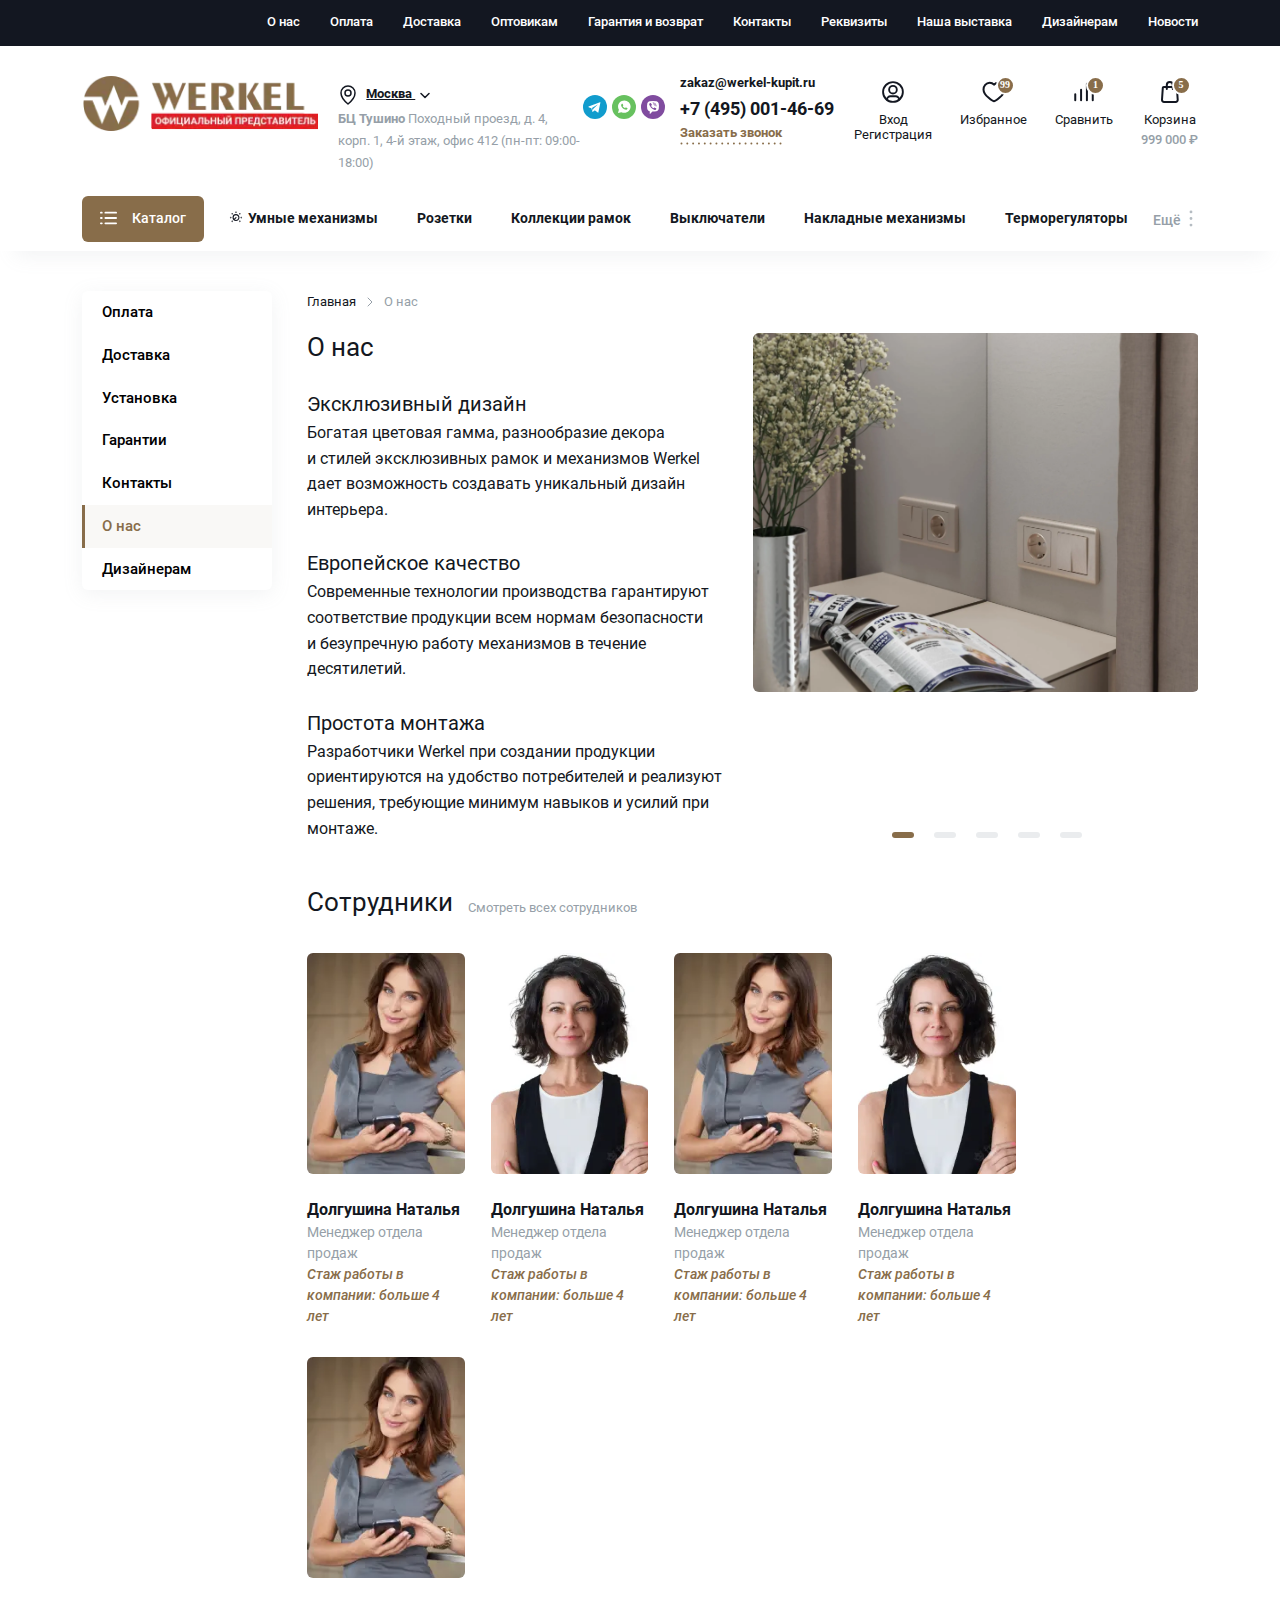
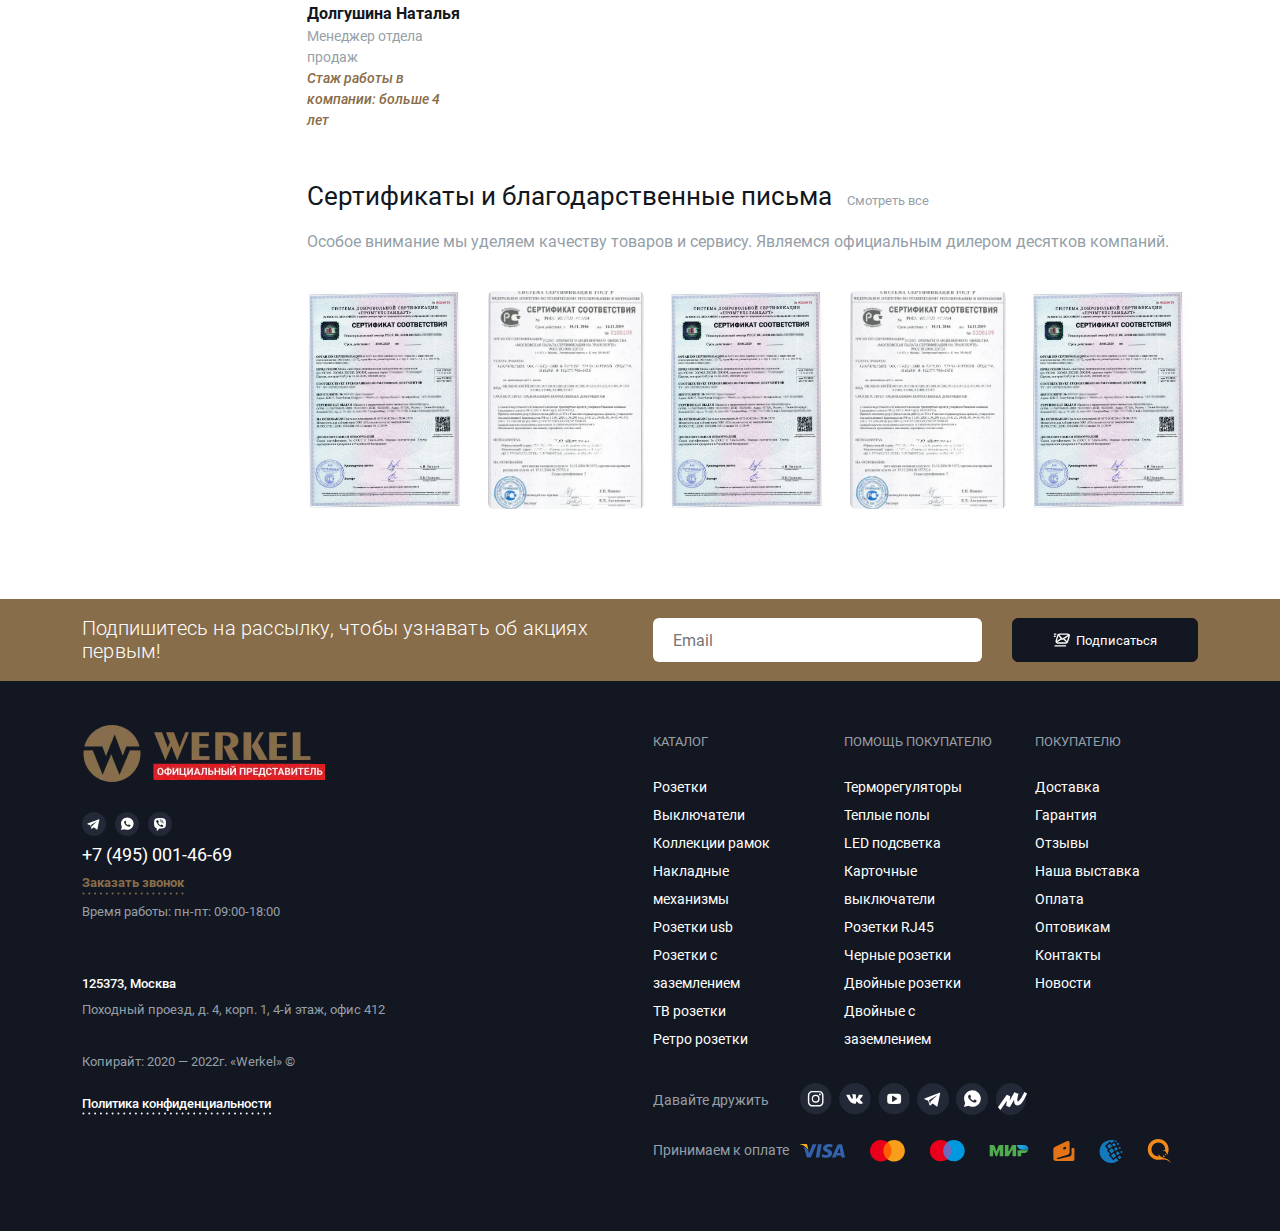
<file: docs/about.html>
<!DOCTYPE html>
<html lang="ru">
    <head>
	<title>О нас</title>
	<meta charset="UTF-8">

	<link rel="shortcut icon" href="favicon.ico">
	<meta name="viewport" content="width=device-width, initial-scale=1.0">

	<link rel="stylesheet" href="files/libs/swiper-bundle.min.css?_v=20221219150611"/>
	<link rel="stylesheet" href="files/libs/ion.rangeSlider.min.css?_v=20221219150611"/>
	<link rel="stylesheet" href="files/libs/fancybox.min.css?_v=20221219150611"/>

	<link rel="stylesheet" href="files/libs/not-copy/jquery-ui.min.css?_v=20221219150611"/>

	<link rel="stylesheet" href="css/style.min.css?_v=20221219150611">

</head>
    <body>
        <div class="wrapper">
            <header class="header">
	<div class="header__top top-header">
		<div class="top-header__content container">
			<div class="top-header__menu menu-top"  data-da=".catalog-header__for-mb-menu,991,10">
				<nav class="menu-top__body">
					<ul class="menu-top__list">
						<!-- Активный пункт меню/текущая страница должны быть в span -->
						<li class="menu-top__item"><span class="menu-top__link">О нас</span></li>
						<li class="menu-top__item"><a href="#" class="menu-top__link">Оплата</a></li>
						<li class="menu-top__item"><a href="#" class="menu-top__link">Доставка</a></li>
						<li class="menu-top__item"><a href="#" class="menu-top__link">Оптовикам</a></li>
						<li class="menu-top__item"><a href="#" class="menu-top__link">Гарантия и возврат</a></li>
						<li class="menu-top__item"><a href="#" class="menu-top__link">Контакты</a></li>
						<li class="menu-top__item"><a href="#" class="menu-top__link">Реквизиты</a></li>
						<li class="menu-top__item"><a href="#" class="menu-top__link">Наша выставка</a></li>
						<li class="menu-top__item"><a href="#" class="menu-top__link">Дизайнерам</a></li>
						<li class="menu-top__item"><a href="#" class="menu-top__link">Новости</a></li>
					</ul>
				</nav>
			</div>
		</div>
	</div>
	<div class="header__body body-header">
		<div class="body-header__content container">
			<div class="body-header__column logo-header">
				<a class="logo-header__link" href="/">
					<picture><source srcset="img/logo.webp" type="image/webp"><img class="logo-header__icon" src="img/logo.png" alt="Логотип в шапке"></picture>
				</a>
			</div>
			<div class="body-header__column body-header__column--info body-header__column--info--js">
				<div class="body-header__info info-header">
					<div class="info-header__column info-header__column--location">
						<div class="info-header__location">
							<svg class="info-header__location-icon icon-svg">
								<use xlink:href="img/icons/sprite-icons.svg#location"></use>
							</svg>
							<a class="info-header__location-link link-modal-js" href="#city-choice" >
								Москва
								<svg class="icon-svg">
									<use xlink:href="img/icons/sprite-icons.svg#chevron"></use>
								</svg>
							</a>
						</div>
						<p class="info-header__address"><span>БЦ Тушино</span> Походный проезд, д. 4, корп. 1, 4-й этаж, офис 412 (пн-пт: 09:00-18:00)</p>
					</div>
					<div class="info-header__column info-header__column--contacts">
						<div class="info-header__messengers">
							<a href="#" class="info-header__messenger info-header__messenger--telegramm">
								<svg class="info-header__messenger-icon icon-svg">
									<use xlink:href="img/icons/sprite-icons.svg#telegramm"></use>
								</svg>
							</a>
							<a href="#" class="info-header__messenger info-header__messenger--whatsapp">
								<svg class="info-header__messenger-icon icon-svg">
									<use xlink:href="img/icons/sprite-icons.svg#whatsapp"></use>
								</svg>
							</a>
							<a href="#" class="info-header__messenger info-header__messenger--viber">
								<svg class="info-header__messenger-icon icon-svg">
									<use xlink:href="img/icons/sprite-icons.svg#viber"></use>
								</svg>
							</a>
						</div>
						<div class="info-header__contacts">
							<div class="info-header__contact">
								<a class="info-header__email-link" href="mailto:zakaz@werkel-kupit.ru" >zakaz@werkel-kupit.ru</a>
							</div>
							<div class="info-header__contact">
								<a class="info-header__phone-link" href="tel:84951234567" >+7 (495) 001-46-69</a>
							</div>						
							<a class="info-header__callback callback-link link-modal-js" href="#modal-call">
								Заказать&nbsp;звонок
								<svg class="callback-link__icon info-header__callback-icon icon-svg">
									<use xlink:href="img/icons/sprite-icons.svg#dotted"></use>
								</svg>
							</a>
						</div>
					</div>
				</div>
			</div>
			<div class="body-header__column body-header__column--links">
				<div class="body-header__links links-header">
					<a class="links-header__item" href="#">
						<div class="links-header__img">
							<svg class="links-header__icon icon-svg">
								<use xlink:href="img/icons/sprite-icons.svg#account"></use>
							</svg>
						</div>
						<div class="links-header__title">Вход<br>Регистрация</div> 						
					</a>
					<a class="links-header__item" href="#">
						<div class="links-header__img">
							<svg class="links-header__icon icon-svg">
								<use xlink:href="img/icons/sprite-icons.svg#favorites"></use>
							</svg>
							<span>99</span>
						</div>

						<div class="links-header__title">Избранное</div> 						
					</a>
					<a class="links-header__item" href="#">
						<div class="links-header__img">
							<svg class="links-header__icon icon-svg">
								<use xlink:href="img/icons/sprite-icons.svg#compare"></use>
							</svg>
							<span>1</span>
						</div>

						<div class="links-header__title">Сравнить</div> 						
					</a>
					<a class="links-header__item" href="#">
						<div class="links-header__img">
							<svg class="links-header__icon icon-svg">
								<use xlink:href="img/icons/sprite-icons.svg#cart"></use>
							</svg>
							<span>5</span>
						</div>

						<div class="links-header__title">Корзина</div> 						
						<div class="links-header__amount">999&nbsp;000&nbsp;₽</div>
					</a>
				</div>

			</div>
			<div class="body-header__column body-header__column--phone-mobile">
				<button class="body-header__phone-btn mob-phone-js" type="button">
					<svg class="body-header__phone-btn-icon icon-svg">
						<use xlink:href="img/icons/sprite-icons.svg#phone"></use>
					</svg>
				</button>
			</div>
		</div>
	</div>
	<div class="header__bottom bottom-header">
		<div class="bottom-header__content container">
			<div class="bottom-header__catalog" data-da=".body-header__content,991,3">
				<button class="bottom-header__catalog-btn catalog-btn-js" type="button" >
					<svg class="bottom-header__catalog-icon icon-svg">
						<use xlink:href="img/icons/sprite-icons.svg#catalog"></use>
					</svg>
					Каталог
				</button>
			</div>
			<div class="bottom-header__body">
				<nav class="bottom-header__nav" >
					<ul class="bottom-header__list">
						<!-- Активный пункт меню/текущая страница должны быть в span, с классом active -->
						<li class="bottom-header__item"><a href="#" class="bottom-header__link">
							<svg class="bottom-header__link-icon icon-svg">
								<use xlink:href="img/icons/sprite-icons.svg#smart-house"></use>
							</svg> Умные механизмы</a>
							<div class="bottom-header__submenu">
								<ul class="bottom-header__sublist">
									<li class="bottom-header__subitem"><a href="#" class="bottom-header__sublink">Подкатегория 1 какое-то очень длинное название категории</a></li>
									<li class="bottom-header__subitem"><a href="#" class="bottom-header__sublink">Подкатегория 2</a></li>
									<li class="bottom-header__subitem"><a href="#" class="bottom-header__sublink">Подкатегория 3</a></li>
									<li class="bottom-header__subitem"><a href="#" class="bottom-header__sublink">Подкатегория 4</a></li>
									<li class="bottom-header__subitem"><a href="#" class="bottom-header__sublink">Подкатегория 5</a></li>
								</ul>
							</div>
						</li>
						<li class="bottom-header__item"><a href="#" class="bottom-header__link">Розетки</a>
							<div class="bottom-header__submenu">
								<ul class="bottom-header__sublist">
									<li class="bottom-header__subitem"><a href="#" class="bottom-header__sublink">Подкатегория 1</a></li>
									<li class="bottom-header__subitem"><a href="#" class="bottom-header__sublink">Подкатегория 2</a></li>
									<li class="bottom-header__subitem"><a href="#" class="bottom-header__sublink">Подкатегория 3</a></li>
									<li class="bottom-header__subitem"><a href="#" class="bottom-header__sublink">Подкатегория 4</a></li>
									<li class="bottom-header__subitem"><a href="#" class="bottom-header__sublink">Подкатегория 5</a></li>
								</ul>
							</div>
						</li>
						<li class="bottom-header__item"><a href="#" class="bottom-header__link">Коллекции рамок</a>
							<div class="bottom-header__submenu">
								<ul class="bottom-header__sublist">
									<li class="bottom-header__subitem"><a href="#" class="bottom-header__sublink">Подкатегория 1</a></li>
									<li class="bottom-header__subitem"><a href="#" class="bottom-header__sublink">Подкатегория 2</a></li>
									<li class="bottom-header__subitem"><a href="#" class="bottom-header__sublink">Подкатегория 3</a></li>
									<li class="bottom-header__subitem"><a href="#" class="bottom-header__sublink">Подкатегория 4</a></li>
									<li class="bottom-header__subitem"><a href="#" class="bottom-header__sublink">Подкатегория 5</a></li>
								</ul>
							</div>
						</li>
						<li class="bottom-header__item"><a href="#" class="bottom-header__link">Выключатели</a>
							<div class="bottom-header__submenu">
								<ul class="bottom-header__sublist">
									<li class="bottom-header__subitem"><a href="#" class="bottom-header__sublink">Подкатегория 1</a></li>
									<li class="bottom-header__subitem"><a href="#" class="bottom-header__sublink">Подкатегория 2</a></li>
									<li class="bottom-header__subitem"><a href="#" class="bottom-header__sublink">Подкатегория 3</a></li>
									<li class="bottom-header__subitem"><a href="#" class="bottom-header__sublink">Подкатегория 4</a></li>
									<li class="bottom-header__subitem"><a href="#" class="bottom-header__sublink">Подкатегория 5</a></li>
								</ul>
							</div>
						</li>
						<li class="bottom-header__item"><a href="#" class="bottom-header__link">Накладные механизмы</a>
							<div class="bottom-header__submenu">
								<ul class="bottom-header__sublist">
									<li class="bottom-header__subitem"><a href="#" class="bottom-header__sublink">Подкатегория 1</a></li>
									<li class="bottom-header__subitem"><a href="#" class="bottom-header__sublink">Подкатегория 2</a></li>
									<li class="bottom-header__subitem"><a href="#" class="bottom-header__sublink">Подкатегория 3</a></li>
									<li class="bottom-header__subitem"><a href="#" class="bottom-header__sublink">Подкатегория 4</a></li>
									<li class="bottom-header__subitem"><a href="#" class="bottom-header__sublink">Подкатегория 5</a></li>
								</ul>
							</div>
						</li>
						<li class="bottom-header__item"><a href="#" class="bottom-header__link">Терморегуляторы</a>
							<div class="bottom-header__submenu">
								<ul class="bottom-header__sublist">
									<li class="bottom-header__subitem"><a href="#" class="bottom-header__sublink">Подкатегория 1</a></li>
									<li class="bottom-header__subitem"><a href="#" class="bottom-header__sublink">Подкатегория 2</a></li>
									<li class="bottom-header__subitem"><a href="#" class="bottom-header__sublink">Подкатегория 3</a></li>
									<li class="bottom-header__subitem"><a href="#" class="bottom-header__sublink">Подкатегория 4</a></li>
									<li class="bottom-header__subitem"><a href="#" class="bottom-header__sublink">Подкатегория 5</a></li>
								</ul>
							</div>
						</li>
					</ul>
				</nav>
				<a href="#" class="bottom-header__more-link">
					Ещё
					<svg class="bottom-header__more-icon icon-svg">
						<use xlink:href="img/icons/sprite-icons.svg#vertical-more"></use>
					</svg>
				</a>
			</div>
			<div class="bottom-header__important">
				<svg class="bottom-header__important-icon icon-svg">
					<use xlink:href="img/icons/sprite-icons.svg#stop"></use>
				</svg>
				Остерегайтесь подделок
			</div>
		</div>
	</div>
	<div class="header__catalog catalog-header">
		<div class="catalog-header__container container">
			<div class="catalog-header__content">			
				<button class="catalog-header__close-btn catalog-header__close-btn--js" type="button">
					<svg class="catalog-header__close-btn-icon icon-svg">
						<use xlink:href="img/icons/sprite-icons.svg#close"></use>
					</svg>
				</button>
				<ul class="catalog-header__list">
					<li class="catalog-header__item"><span class="catalog-header__link active">Розетки Werkel</span></li>
					<li class="catalog-header__item"><a href="#" class="catalog-header__link">Выключатели Werkel</a></li>
					<li class="catalog-header__item"><a href="#" class="catalog-header__link">Рамки Favorit</a></li>
					<li class="catalog-header__item"><a href="#" class="catalog-header__link">Рамки Snabb</a></li>
					<li class="catalog-header__item"><a href="#" class="catalog-header__link">Рамки Palacio</a></li>
					<li class="catalog-header__item"><a href="#" class="catalog-header__link">Рамки Antik</a></li>
					<li class="catalog-header__item"><a href="#" class="catalog-header__link">Рамки Stark</a></li>
					<li class="catalog-header__item"><a href="#" class="catalog-header__link">Рамки Stream</a></li>
					<li class="catalog-header__item"><a href="#" class="catalog-header__link">Рамки Elite</a></li>
					<li class="catalog-header__item"><a href="#" class="catalog-header__link">Рамки Platinum</a></li>
					<li class="catalog-header__item"><a href="#" class="catalog-header__link">Рамки Acrylic</a></li>
					<li class="catalog-header__item"><a href="#" class="catalog-header__link">Рамки Aluminium</a></li>
					<li class="catalog-header__item"><a href="#" class="catalog-header__link">Рамки Fiore</a></li>
					<li class="catalog-header__item"><a href="#" class="catalog-header__link">Рамки Hammer</a></li>
					<li class="catalog-header__item"><a href="#" class="catalog-header__link">Рамки Diamant</a></li>
					<li class="catalog-header__item"><a href="#" class="catalog-header__link">Рамки Metallic</a></li>
					<li class="catalog-header__item"><a href="#" class="catalog-header__link">Werkel Retro</a></li>
					<li class="catalog-header__item"><a href="#" class="catalog-header__link">Накладные механизмы</a></li>
					<li class="catalog-header__item"><a href="#" class="catalog-header__link">Удлинители</a></li>
					<li class="catalog-header__item"><a href="#" class="catalog-header__link">Терморегуляторы</a></li>
					<li class="catalog-header__item"><a href="#" class="catalog-header__link">Клеммы соединительные</a></li>
				</ul>
				<div class="catalog-header__for-mb-menu"></div>
			</div>			
		</div>
	</div>
</header>
            <main class="page">
                <div class="container">
                    <div class="page__row">
                        <aside class="page__sidebar sidebar">
                            <nav class="sidebar__menu menu-sidebar">
                                <ul class="menu-sidebar__list">
                                    <!-- Активный пункт меню/текущая страница должны быть в span с классом active -->
                                    <li class="menu-sidebar__item">
                                        <a class="menu-sidebar__link" href="#">Оплата</a>
                                    </li>
                                    <li class="menu-sidebar__item">
                                        <a class="menu-sidebar__link" href="#">Доставка</a>
                                    </li>                                    
                                    <li class="menu-sidebar__item">
                                        <a class="menu-sidebar__link" href="#">Установка</a>
                                    </li>
                                    <li class="menu-sidebar__item">
                                        <a class="menu-sidebar__link" href="#">Гарантии</a>
                                    </li>                                    
                                    <li class="menu-sidebar__item">
                                        <a class="menu-sidebar__link" href="#">Контакты</a>
                                    </li>                                    
                                    <li class="menu-sidebar__item">
                                        <span class="menu-sidebar__link active">О нас</span>
                                    </li> 
                                    <li class="menu-sidebar__item">
                                        <a class="menu-sidebar__link" href="#">Дизайнерам</a>
                                    </li>
                                </ul>
                            </nav>
                        </aside>
                        <div class="page__body">
                            <nav class="page__breadcrumbs breadcrumbs" aria-label="breadcrumb">
                                <ol class="breadcrumbs__list">
                                    <li class="breadcrumbs__item">
                                        <a href="/">Главная</a>
                                    </li>
                                    <li class="breadcrumbs__item">
                                        <span>О нас</span>
                                    </li>                                    
                                </ol>                                
                            </nav>
                            <div class="about">
                                <div class="about__top">
                                    <div class="about__top-col">
                                        <div class="page__head">
                                            <h1>О нас</h1>
                                        </div>
                                        <div class="about__content">
                                            <div class="about__subtitle">
                                                Эксклюзивный дизайн
                                            </div>
                                            <p>Богатая цветовая гамма, разнообразие декора и&nbsp;стилей эксклюзивных рамок и&nbsp;механизмов Werkel дает возможность создавать уникальный дизайн интерьера.</p>
                                            <div class="about__subtitle">
                                                Европейское качество
                                            </div>
                                            <p>Современные технологии производства гарантируют соответствие продукции всем нормам безопасности и&nbsp;безупречную работу механизмов в&nbsp;течение десятилетий.</p>
                                            <div class="about__subtitle">
                                                Простота монтажа
                                            </div>
                                            <p>Разработчики Werkel при создании продукции ориентируются на&nbsp;удобство потребителей и&nbsp;реализуют решения, требующие минимум навыков и&nbsp;усилий при монтаже.</p>                                                                                        
                                        </div>
                                        
                                    </div>
                                    <div class="about__top-col about-slider">
                                        <div class="about-slider__swiper swiper">
                                            <div class="swiper-wrapper">
                                                <div class="about-slider__slide swiper-slide">
                                                    <picture class="about-slider__picture"> 
                                                        <source type="image/webp" srcset="img/about/about-slide.webp">
                                                        <img class="about-slider__img" src="img/about/about-slide.jpg" alt="Слайд 1">
                                                    </picture> 
                                                </div>    
                                                <div class="about-slider__slide swiper-slide">
                                                    <picture class="about-slider__picture"> 
                                                        <source type="image/webp" srcset="img/slide-1.webp">
                                                        <img class="about-slider__img" src="img/slide-1.jpg" alt="Светильник у дивана">
                                                    </picture> 
                                                </div>  
                                                <div class="about-slider__slide swiper-slide">
                                                    <picture class="about-slider__picture"> 
                                                        <source type="image/webp" srcset="img/about/about-slide.webp">
                                                        <img class="about-slider__img" src="img/about/about-slide.jpg" alt="Слайд 3">
                                                    </picture> 
                                                </div>    
                                                <div class="about-slider__slide swiper-slide">
                                                    <picture class="about-slider__picture"> 
                                                        <source type="image/webp" srcset="img/slide-1.webp">
                                                        <img class="about-slider__img" src="img/slide-1.jpg" alt="Светильник у дивана 2">
                                                    </picture> 
                                                </div> 
                                                <div class="about-slider__slide swiper-slide">
                                                    <picture class="about-slider__picture"> 
                                                        <source type="image/webp" srcset="img/about/about-slide.webp">
                                                        <img class="about-slider__img" src="img/about/about-slide.jpg" alt="Слайд 5">
                                                    </picture> 
                                                </div>                                                   
                                            </div>
                                        </div>        
                                        <div class="slider-pagination about-slider__pagination swiper-pagination"></div>
                                       
                                    </div>
                                </div>
                                <div class="about__team">
                                    <div class="section-title">
                                        Сотрудники
                                        <a class="section-title__link" href="#">Смотреть всех сотрудников</a>                            
                                    </div>
                                    <div class="team">
                                        <div class="team__item">
                                            <div class="team__img-block">
                                                <div class="team__img-wrap">
                                                    <picture><source srcset="img/about/team.webp" type="image/webp"><img class="team__img" src="img/about/team.jpg" alt="Наталья"></picture>
                                                </div>                                                
                                            </div>
                                            <div class="team__name">Долгушина Наталья</div>
                                            <div class="team__position">Менеджер отдела продаж</div>
                                            <div class="team__desc">Стаж работы в компании: больше 4 лет</div>
                                        </div>
                                        <div class="team__item">
                                            <div class="team__img-block">
                                                <div class="team__img-wrap">
                                                    <picture><source srcset="img/expert-1.webp" type="image/webp"><img class="team__img" src="img/expert-1.jpg" alt="Наталья"></picture>
                                                </div>                                                
                                            </div>
                                            <div class="team__name">Долгушина Наталья</div>
                                            <div class="team__position">Менеджер отдела продаж</div>
                                            <div class="team__desc">Стаж работы в компании: больше 4 лет</div>
                                        </div>
                                        <div class="team__item">
                                            <div class="team__img-block">
                                                <div class="team__img-wrap">
                                                    <picture><source srcset="img/about/team.webp" type="image/webp"><img class="team__img" src="img/about/team.jpg" alt="Наталья"></picture>
                                                </div>                                                
                                            </div>
                                            <div class="team__name">Долгушина Наталья</div>
                                            <div class="team__position">Менеджер отдела продаж</div>
                                            <div class="team__desc">Стаж работы в компании: больше 4 лет</div>
                                        </div>
                                        <div class="team__item">
                                            <div class="team__img-block">
                                                <div class="team__img-wrap">
                                                    <picture><source srcset="img/expert-1.webp" type="image/webp"><img class="team__img" src="img/expert-1.jpg" alt="Наталья"></picture>
                                                </div>                                                
                                            </div>
                                            <div class="team__name">Долгушина Наталья</div>
                                            <div class="team__position">Менеджер отдела продаж</div>
                                            <div class="team__desc">Стаж работы в компании: больше 4 лет</div>
                                        </div>
                                        <div class="team__item">
                                            <div class="team__img-block">
                                                <div class="team__img-wrap">
                                                    <picture><source srcset="img/about/team.webp" type="image/webp"><img class="team__img" src="img/about/team.jpg" alt="Наталья"></picture>
                                                </div>                                                
                                            </div>
                                            <div class="team__name">Долгушина Наталья</div>
                                            <div class="team__position">Менеджер отдела продаж</div>
                                            <div class="team__desc">Стаж работы в компании: больше 4 лет</div>
                                        </div>
                                    </div>
                                </div>
                                <div class="about__certificates">
                                    <div class="section-title">
                                        Сертификаты и благодарственные письма
                                        <a class="section-title__link" href="#">Смотреть все</a>                            
                                    </div>
                                    <div class="certificates__text">
                                        Особое внимание мы уделяем качеству товаров и сервису. Являемся официальным дилером десятков компаний.
                                    </div>
                                    <div class="certificates__block">
                                        <div class="certificates__item">
                                            <div class="certificates__img-block">
                                                <a class="certificates__img-wrap" href="img/about/certificates.jpg" data-fancybox="certificates">
                                                    <picture><source srcset="img/about/certificates.webp" type="image/webp"><img class="certificates__img" src="img/about/certificates.jpg" alt="сертификат 1"></picture>
                                                </a>
                                            </div>
                                        </div>
                                        <div class="certificates__item">
                                            <div class="certificates__img-block">
                                                <a class="certificates__img-wrap" href="img/about/certificates-2.jpg" data-fancybox="certificates">
                                                    <picture><source srcset="img/about/certificates-2.webp" type="image/webp"><img class="certificates__img" src="img/about/certificates-2.jpg" alt="сертификат 2"></picture>
                                                </a>
                                            </div>
                                        </div>
                                        <div class="certificates__item">
                                            <div class="certificates__img-block">
                                                <a class="certificates__img-wrap" href="img/about/certificates.jpg" data-fancybox="certificates">
                                                    <picture><source srcset="img/about/certificates.webp" type="image/webp"><img class="certificates__img" src="img/about/certificates.jpg" alt="сертификат 1"></picture>
                                                </a>
                                            </div>
                                        </div>
                                        <div class="certificates__item">
                                            <div class="certificates__img-block">
                                                <a class="certificates__img-wrap" href="img/about/certificates-2.jpg" data-fancybox="certificates">
                                                    <picture><source srcset="img/about/certificates-2.webp" type="image/webp"><img class="certificates__img" src="img/about/certificates-2.jpg" alt="сертификат 2"></picture>
                                                </a>
                                            </div>
                                        </div>
                                        <div class="certificates__item">
                                            <div class="certificates__img-block">
                                                <a class="certificates__img-wrap" href="img/about/certificates.jpg" data-fancybox="certificates">
                                                    <picture><source srcset="img/about/certificates.webp" type="image/webp"><img class="certificates__img" src="img/about/certificates.jpg" alt="сертификат 1"></picture>
                                                </a>
                                            </div>
                                        </div>
                                    </div>
                                </div>
                            </div>                          
                            
                        </div>
                    </div>                    

                </div><!-- /container --> 
                
            </main>
            <footer class="footer">
	<div class="button-up"></div>
	<div class="footer__top top-footer">
		<div class="container">
			<form class="top-footer__form subscribe-form"  >
				<div class="subscribe-form__title">
					Подпишитесь на рассылку, чтобы узнавать об акциях первым!
				</div>
				<div class="subscribe-form__input-wrap">
					<input class="subscribe-form__input main-input" name="email" type="email" placeholder="Email" required>
					<button class="subscribe-form__btn main-button" type="submit">
						<svg class="main-button__icon icon-svg">
							<use xlink:href="img/icons/sprite-icons.svg#subscribe"></use>
						</svg>
						Подписаться</button>
				</div>
			</form>
		</div>
	</div>
	<div class="footer__body">
		<div class="body-footer  container">
			<div class="body-footer__col footer-info">
				<div class="body-header__column logo-header">
					
				</div>
				<div class="body-footer__logo logo-footer">
					<a class="logo-footer__link" href="/">
						<picture><source srcset="img/logo.webp" type="image/webp"><img src="img/logo.png" alt="Логотип в футере"></picture>
					</a>					
				</div>
				<div class="footer-info__messenger">
					<a class="footer-info__messenger-link" href="#" >
						<svg class="footer-info__messenger-icon icon-svg">
							<use xlink:href="img/icons/sprite-icons.svg#telegramm"></use>
						</svg>
					</a>
					<a class="footer-info__messenger-link" href="#" >
						<svg class="footer-info__messenger-icon icon-svg">
							<use xlink:href="img/icons/sprite-icons.svg#whatsapp"></use>
						</svg>
					</a>	
					<a class="footer-info__messenger-link" href="#" >
						<svg class="footer-info__messenger-icon icon-svg">
							<use xlink:href="img/icons/sprite-icons.svg#viber"></use>
						</svg>
					</a>	
				</div>
				<div class="footer-info__phones phones-footer">
					<a class="phones-footer__link phone-item__link" href="tel:84951234567" >+7 (495) 001-46-69</a>
					<a class="phones-footer__callback callback-link link-modal-js" href="#modal-call">
						Заказать&nbsp;звонок
						<svg class="callback-link__icon icon-svg">
							<use xlink:href="img/icons/sprite-icons.svg#dotted"></use>
						</svg>
					</a>
					<div class="phones-footer__time text-footer">
						Время работы: пн-пт: 09:00-18:00
					</div>
				</div>
				<div class="footer-info__location">
					<div class="footer-info__location-title">
						125373, Москва
					</div>
					<div class="footer-info__location-text text-footer">
						Походный проезд, д. 4, корп. 1, 4-й этаж, офис 412
					</div>			
				</div>
				<div class="footer-info__copyright text-footer" data-da=".footer-menu__copy-for-mobile,991,last">
					Копирайт: 2020 — 2022г. «Werkel» ©
				</div>
				<a class="footer-info__politics politics-link" href="#" data-da=".footer-menu__copy-for-mobile,991,first">
					Политика конфиденциальности
					<svg class="politics-link__icon icon-svg">
						<use xlink:href="img/icons/sprite-icons.svg#dotted-2"></use>
					</svg>
				</a>
	
			</div>
			<div class="body-footer__col footer-menu">
				<div class="footer-menu__wrap">
					<div class="footer-menu__item">
						<div class="footer-menu__title">
							Каталог
						</div>
						<nav>
							<ul class="footer-menu__list">
								<!-- Активный пункт меню/текущая страница должны быть в span с классом active -->
								<li class="footer-menu__list-item"><a class="footer-menu__link" href="#" >Розетки</a></li>
								<li class="footer-menu__list-item"><a class="footer-menu__link" href="#" >Выключатели</a></li>
								<li class="footer-menu__list-item"><a class="footer-menu__link" href="#" >Коллекции рамок</a></li>
								<li class="footer-menu__list-item"><a class="footer-menu__link" href="#" >Накладные механизмы</a></li>
								<li class="footer-menu__list-item"><a class="footer-menu__link" href="#" >Розетки usb </a></li>
								<li class="footer-menu__list-item"><a class="footer-menu__link" href="#" >Розетки с заземлением</a></li>
								<li class="footer-menu__list-item"><a class="footer-menu__link" href="#" >ТВ розетки</a></li>
								<li class="footer-menu__list-item"><a class="footer-menu__link" href="#" >Ретро розетки</a></li>
							</ul>
						</nav>
					</div>
					<div class="footer-menu__item">
						<div class="footer-menu__title">
							Помощь покупателю
						</div>
						<nav>
							<ul class="footer-menu__list">
								<li class="footer-menu__list-item"><a class="footer-menu__link" href="/" >Терморегуляторы</a></li>
								<li class="footer-menu__list-item"><a class="footer-menu__link" href="#" >Теплые полы</a></li>
								<li class="footer-menu__list-item"><a class="footer-menu__link" href="#" >LED подсветка</a></li>
								<li class="footer-menu__list-item"><a class="footer-menu__link" href="#" >Карточные выключатели</a></li>
								<li class="footer-menu__list-item"><a class="footer-menu__link" href="#" >Розетки RJ45</a></li>
								<li class="footer-menu__list-item"><a class="footer-menu__link" href="#" >Черные розетки</a></li>
								<li class="footer-menu__list-item"><a class="footer-menu__link" href="#" >Двойные розетки</a></li>
								<li class="footer-menu__list-item"><a class="footer-menu__link" href="#" >Двойные с заземлением</a></li>
							</ul>					 
						</nav>
					</div>
					<div class="footer-menu__item">
						<div class="footer-menu__title">
							Покупателю
						</div>
						<nav>
							<ul class="footer-menu__list">
								<li class="footer-menu__list-item"><a class="footer-menu__link" href="#" >Доставка</a></li>
								<li class="footer-menu__list-item"><a class="footer-menu__link" href="#" >Гарантия</a></li>
								<li class="footer-menu__list-item"><a class="footer-menu__link" href="#" >Отзывы</a></li>
								<li class="footer-menu__list-item"><a class="footer-menu__link" href="#" >Наша выставка</a></li>
								<li class="footer-menu__list-item"><a class="footer-menu__link" href="#" >Оплата</a></li>
								<li class="footer-menu__list-item"><a class="footer-menu__link" href="#" >Оптовикам</a></li>
								<li class="footer-menu__list-item"><a class="footer-menu__link" href="#" >Контакты</a></li>
								<li class="footer-menu__list-item"><a class="footer-menu__link" href="#" >Новости</a></li>
							</ul>
						</nav>
					</div>
				</div>
				<div class="footer-menu__links-wrap">
					<div class="footer-menu__links-block links-block">
						<div class="links-block__title">
							Давайте дружить
						</div>
						<div class="links-block__icons">
							<a class="links-block__link" href="#" >
								<svg class="links-block__icon icon-svg">
									<use xlink:href="img/icons/sprite-icons.svg#instagram"></use>
								</svg>
							</a>
							<a class="links-block__link" href="#" >
								<svg class="links-block__icon icon-svg">
									<use xlink:href="img/icons/sprite-icons.svg#vk"></use>
								</svg>
							</a>
							<a class="links-block__link" href="#" >
								<svg class="links-block__icon icon-svg">
									<use xlink:href="img/icons/sprite-icons.svg#youtube"></use>
								</svg>
							</a>
							<a class="links-block__link" href="#" >
								<svg class="links-block__icon icon-svg">
									<use xlink:href="img/icons/sprite-icons.svg#telegramm"></use>
								</svg>
							</a>
							<a class="links-block__link" href="#" >
								<svg class="links-block__icon icon-svg">
									<use xlink:href="img/icons/sprite-icons.svg#whatsapp"></use>
								</svg>
							</a>
							<a class="links-block__link" href="#" >
								<svg class="links-block__icon icon-svg">
									<use xlink:href="img/icons/sprite-icons.svg#yandex-market"></use>
								</svg>
							</a>
						</div>
					</div>
					<div class="footer-menu__links-block links-block">
						<div class="links-block__title">
							Принимаем к оплате
						</div>
						<div class="links-block__icons">
							<img class="links-block__img" src="img/pay/visa.svg" alt="Виза">
							<img class="links-block__img" src="img/pay/mastercard.svg" alt="Mastercard">
							<img class="links-block__img" src="img/pay/maestro.svg" alt="Maestro">
							<img class="links-block__img" src="img/pay/mir.svg" alt="Мир">
							<img class="links-block__img" src="img/pay/yandex.svg" alt="Яндекс">
							<img class="links-block__img" src="img/pay/webmoney.svg" alt="Webmoney">
							<img class="links-block__img" src="img/pay/qiwi.svg" alt="Виза">
						</div>
					</div>
				</div>				
				<div class="footer-menu__copy-for-mobile"></div>
			</div>
		</div>

	</div>


</footer>

<!-- Modals-->
<div class="modal modal--call" id="modal-call" style="display: none">
	<div class="modal__title">
		Обратный звонок
	</div>
	<div class="modal__text">
		Укажите контактный контактный телефон, и мы перезвоним вам в ближайшее время
	</div>
	<form class="modal__form-call form-call" >
		<input class="form-call__input custom-text-input" name="Телефон" type="tel" placeholder="+7 (___) ___-__-__" required="required"/>
		<input class="form-call__input custom-text-input" name="Имя" type="text" placeholder="Ваше имя" required="required"/>
		<button class="form-call__btn secondary-btn" type="submit">Отправить</button>
	</form>
	<div class="modal__polite">
		Нажимая кнопку “Отправить”, Вы даете свое согласие на <a href="#">обработку персональных данных</a> и соглашаетесь с <a href="#">Политикой конфиденциальности</a>
	</div>

</div>

<div class="modal modal--call" id="modal-call-analog" style="display: none">
	<div class="modal__title">
		Подобрать аналог
	</div>
	<div class="modal__text">
		Укажите контактный контактный телефон, и мы перезвоним вам в ближайшее время
	</div>
	<form class="modal__form-call form-call" >
		<input class="form-call__input custom-text-input" name="Телефон" type="tel" placeholder="+7 (___) ___-__-__" required="required"/>
		<input class="form-call__input custom-text-input" name="Имя" type="text" placeholder="Ваше имя" required="required"/>
		<button class="form-call__btn secondary-btn" type="submit">Отправить</button>
	</form>
	<div class="modal__polite">
		Нажимая кнопку “Отправить”, Вы даете свое согласие на <a href="#">обработку персональных данных</a> и соглашаетесь с <a href="#">Политикой конфиденциальности</a>
	</div>

</div>

<div class="modal modal--call" id="modal-call-reduce-price" style="display: none">
	<div class="modal__title">
		Нашли дешевле?<br>Снизим цену!
	</div>
	<div class="modal__text">
		Укажите ссылку на этот товар в другом магазине, и мы сделаем Вам более выгодное предложение.
	</div>
	<form class="modal__form-call form-call" >
		<input class="form-call__input custom-text-input" name="Телефон" type="tel" placeholder="+7 (___) ___-__-__" required="required"/>
		<input class="form-call__input custom-text-input" name="Имя" type="text" placeholder="Ваше имя" required="required"/>
		<input class="form-call__input custom-text-input" name="Ссылка" type="text" placeholder="https://" required="required"/>
		<button class="form-call__btn secondary-btn" type="submit">Отправить</button>
	</form>
	<div class="modal__polite">
		Нажимая кнопку “Отправить”, Вы даете свое согласие на <a href="#">обработку персональных данных</a> и соглашаетесь с <a href="#">Политикой конфиденциальности</a>
	</div>
</div>

<div class="modal modal--call" id="modal-call-credit" style="display: none">
	<div class="modal__title">
		Купить в рассрочку.
	</div>
	<div class="modal__text">
		При покупке данного товара вы можете воспользоваться рассрочкой.
	</div>
	<div class="modal__polite">
		Узнать подробнее об <a href="#">условиях рассрочки</a>.
	</div>
</div>

<div class="modal modal--order" id="one-click-order" style="display: none">
	<div class="modal__title">
		Оформление быстрого заказа
	</div>
	<div class="modal__text">
		Оставьте свои контактные данные и наш менеджер перезвонит вам в рабочее время и уточнит все детали
	</div>
	<form class="modal__form-order form-order" >
		<div class="form-order__product product-form">
			<div class="product-form__img-wrap">
				<picture><source srcset="img/product-1.webp" type="image/webp"><img class="product-form__img" src="img/product-1.jpg" alt=""></picture>
			</div>
			<div class="product-form__body">
				<div class="product-form__title">
					Розетка с заземлением, шторками и USB тип A+C
				</div>
				<div class="product-form__vendor">
					Код товара: 645839-5835
				</div>
				<div class="product-form__price-block">
					<div class="product-form__price-wrap">
						<!-- <div class="product-form__price">
							41 900 <span>₽</span>
						</div> -->
						<div class="product-form__price product-form__price--new">
							41 900 <span>₽</span>
						</div>
						<div class="product-form__price product-form__price--old">
							60 900 <span>₽</span>
						</div>
					</div>				
					<div class="product-form__counter custom-counter">       
						<button class="custom-counter__btn custom-counter__btn--minus" type="button" disabled="disabled" data-type="minus" >
							<svg class="custom-counter__btn-icon icon-svg">
								<use xlink:href="img/icons/sprite-icons.svg#minus"></use>
							</svg>
						</button>
						<input class="custom-counter__input" type="text" name="count" value="1">
						<button  class="custom-counter__btn custom-counter__btn--plus" type="button" data-type="plus">
							<svg class="custom-counter__btn-icon icon-svg">
								<use xlink:href="img/icons/sprite-icons.svg#plus"></use>
							</svg>
						</button>                                        
					</div>
				</div>
			</div>
			
		</div>
		<div class="form-order__phone-block">
			<input class="form-order__input custom-text-input" name="Телефон" type="tel" placeholder="+7 (___) ___-__-__" required="required"/>
			<button class="form-order__btn secondary-btn" type="submit">Оформить заказ</button>
		</div>		
	</form>
</div>

<div class="modal modal--city" id="city-choice" style="display: none">
	<div class="modal__title">
		Выберите ваш город
	</div>
	<div class="city-choice" >
		<div class="city-choice__main-cities">
			<div class="city-choice__main-city">
				Москва
			</div>
			<div class="city-choice__main-city">
				Санкт-Петербург
			</div>
		</div>
		<div class="city-choice__search search-city">
			<div class="search-city__title">
				Укажите город
			</div>
			<form class="search-city__form">
				<input class="search-city__input custom-text-input" name="text" type="text" placeholder="Поиск по городу" autocomplete="off">
				<button class="search-city__btn secondary-btn" type="button">Выбрать</button>				
			</form>
		</div>
		<ul class="city-choice__list">
			<li class="city-choice__list-item">
				Орёл
			</li>
			<li class="city-choice__list-item">
				Пенза
			</li>
			<li class="city-choice__list-item">
				Пермь
			</li>
			<li class="city-choice__list-item">
				Ростов-на-Дону
			</li>
			<li class="city-choice__list-item">
				Рязань
			</li>
			<li class="city-choice__list-item">
				Самара
			</li>
			<li class="city-choice__list-item">
				Саратов
			</li>
			<li class="city-choice__list-item">
				Севастополь
			</li>
			<li class="city-choice__list-item">
				Симферополь
			</li>
			<li class="city-choice__list-item">
				Сочи
			</li>
			<li class="city-choice__list-item">
				Старый Оскол
			</li>
			<li class="city-choice__list-item">
				Ступино
			</li>
			<li class="city-choice__list-item">
				Орёл
			</li>
			<li class="city-choice__list-item">
				Пенза
			</li>
			<li class="city-choice__list-item">
				Пермь
			</li>
			<li class="city-choice__list-item">
				Ростов-на-Дону
			</li>
			<li class="city-choice__list-item">
				Рязань
			</li>
			<li class="city-choice__list-item">
				Самара
			</li>
			<li class="city-choice__list-item">
				Саратов
			</li>
			<li class="city-choice__list-item">
				Севастополь
			</li>
			<li class="city-choice__list-item">
				Симферополь
			</li>
			<li class="city-choice__list-item">
				Сочи
			</li>
			<li class="city-choice__list-item">
				Старый Оскол
			</li>
			<li class="city-choice__list-item">
				Ступино
			</li>
			<li class="city-choice__list-item">
				Орёл
			</li>
			<li class="city-choice__list-item">
				Пенза
			</li>
			<li class="city-choice__list-item">
				Пермь
			</li>
			<li class="city-choice__list-item">
				Ростов-на-Дону
			</li>
			<li class="city-choice__list-item">
				Рязань
			</li>
			<li class="city-choice__list-item">
				Самара
			</li>
			<li class="city-choice__list-item">
				Саратов
			</li>
			<li class="city-choice__list-item">
				Севастополь
			</li>
			<li class="city-choice__list-item">
				Симферополь
			</li>
			<li class="city-choice__list-item">
				Сочи
			</li>
			<li class="city-choice__list-item">
				Старый Оскол
			</li>
			<li class="city-choice__list-item">
				Ступино
			</li>
		</ul>
	</div>	
</div>
<!-- /Modals-->

<script src="files/libs/jquery.min.js?_v=20221219150611"></script>
<script src="files/libs/dynamic_adapt.js?_v=20221219150611"></script>
<script src="files/libs/swiper-bundle.min.js?_v=20221219150611"></script>
<script src="files/libs/ion.rangeSlider.min.js?_v=20221219150611"></script>
<script src="files/libs/fancybox.min.js?_v=20221219150611"></script>
<script src="files/libs/inputmask.min.js?_v=20221219150611"></script>

<script src="js/app.js?_v=20221219150611"></script> 
        </div>   
    </body>
</html>
</file>
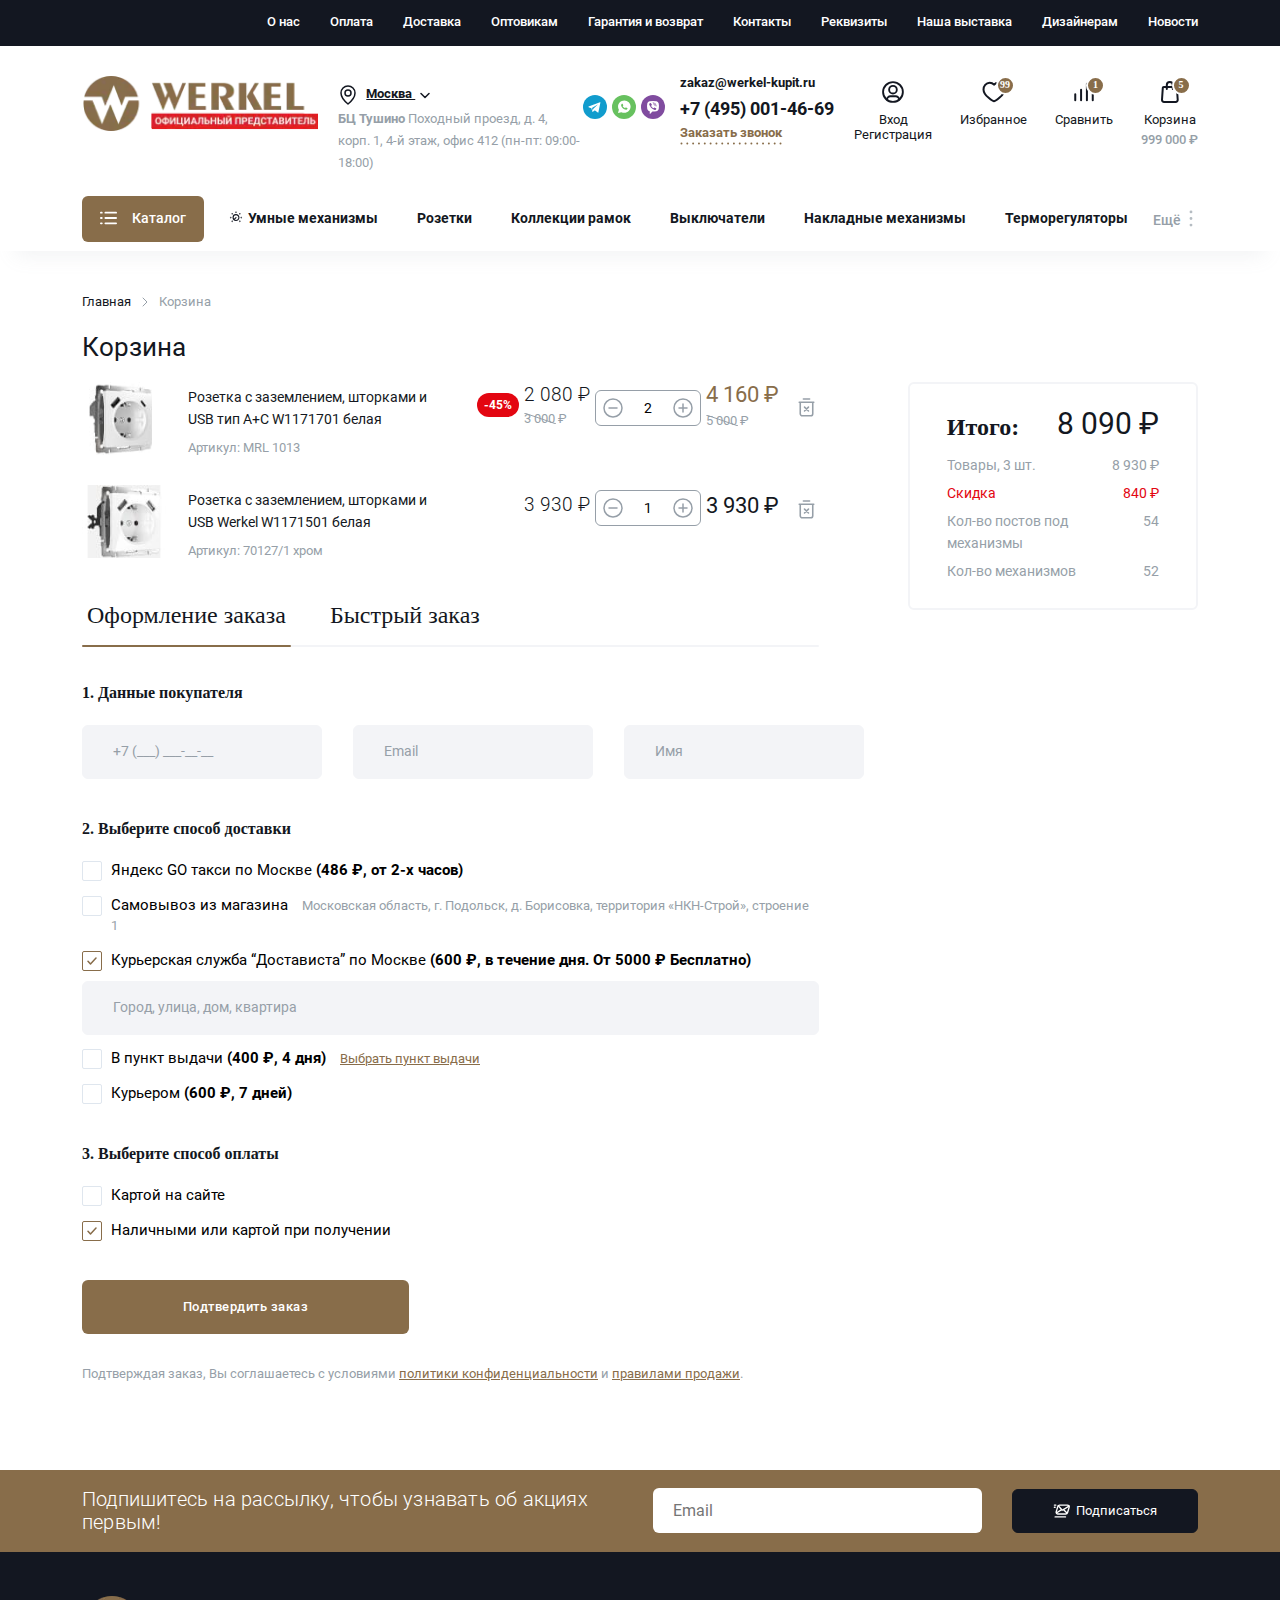
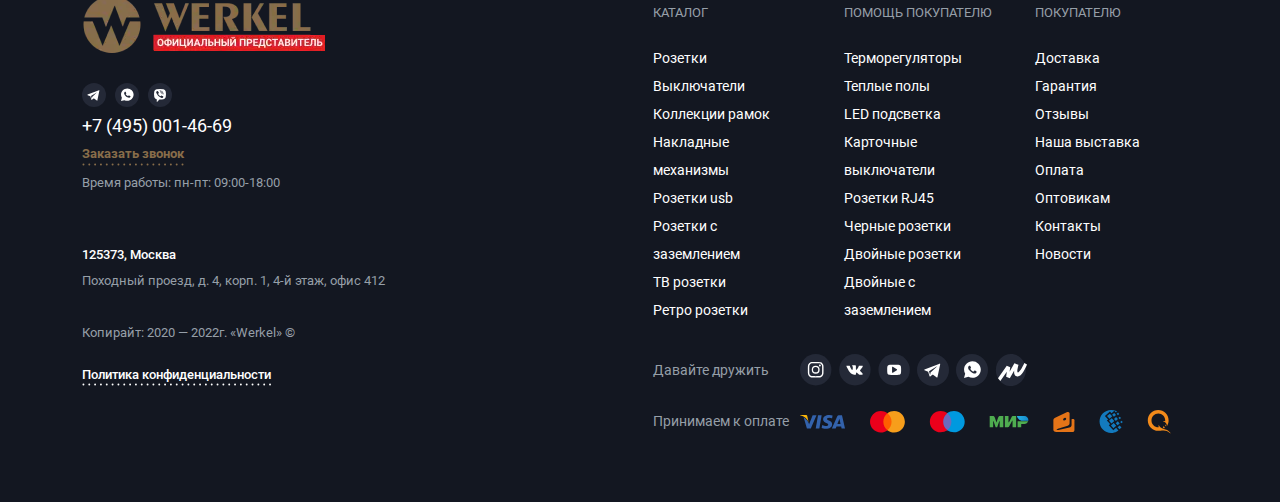
<file: docs/cart.html>
<!DOCTYPE html>
<html lang="ru">
    <head>
	<title>Корзина</title>
	<meta charset="UTF-8">

	<link rel="shortcut icon" href="favicon.ico">
	<meta name="viewport" content="width=device-width, initial-scale=1.0">

	<link rel="stylesheet" href="files/libs/swiper-bundle.min.css?_v=20221219150611"/>
	<link rel="stylesheet" href="files/libs/ion.rangeSlider.min.css?_v=20221219150611"/>
	<link rel="stylesheet" href="files/libs/fancybox.min.css?_v=20221219150611"/>

	<link rel="stylesheet" href="files/libs/not-copy/jquery-ui.min.css?_v=20221219150611"/>

	<link rel="stylesheet" href="css/style.min.css?_v=20221219150611">

</head>
    <body>
        <div class="wrapper">
            <header class="header">
	<div class="header__top top-header">
		<div class="top-header__content container">
			<div class="top-header__menu menu-top"  data-da=".catalog-header__for-mb-menu,991,10">
				<nav class="menu-top__body">
					<ul class="menu-top__list">
						<!-- Активный пункт меню/текущая страница должны быть в span -->
						<li class="menu-top__item"><span class="menu-top__link">О нас</span></li>
						<li class="menu-top__item"><a href="#" class="menu-top__link">Оплата</a></li>
						<li class="menu-top__item"><a href="#" class="menu-top__link">Доставка</a></li>
						<li class="menu-top__item"><a href="#" class="menu-top__link">Оптовикам</a></li>
						<li class="menu-top__item"><a href="#" class="menu-top__link">Гарантия и возврат</a></li>
						<li class="menu-top__item"><a href="#" class="menu-top__link">Контакты</a></li>
						<li class="menu-top__item"><a href="#" class="menu-top__link">Реквизиты</a></li>
						<li class="menu-top__item"><a href="#" class="menu-top__link">Наша выставка</a></li>
						<li class="menu-top__item"><a href="#" class="menu-top__link">Дизайнерам</a></li>
						<li class="menu-top__item"><a href="#" class="menu-top__link">Новости</a></li>
					</ul>
				</nav>
			</div>
		</div>
	</div>
	<div class="header__body body-header">
		<div class="body-header__content container">
			<div class="body-header__column logo-header">
				<a class="logo-header__link" href="/">
					<picture><source srcset="img/logo.webp" type="image/webp"><img class="logo-header__icon" src="img/logo.png" alt="Логотип в шапке"></picture>
				</a>
			</div>
			<div class="body-header__column body-header__column--info body-header__column--info--js">
				<div class="body-header__info info-header">
					<div class="info-header__column info-header__column--location">
						<div class="info-header__location">
							<svg class="info-header__location-icon icon-svg">
								<use xlink:href="img/icons/sprite-icons.svg#location"></use>
							</svg>
							<a class="info-header__location-link link-modal-js" href="#city-choice" >
								Москва
								<svg class="icon-svg">
									<use xlink:href="img/icons/sprite-icons.svg#chevron"></use>
								</svg>
							</a>
						</div>
						<p class="info-header__address"><span>БЦ Тушино</span> Походный проезд, д. 4, корп. 1, 4-й этаж, офис 412 (пн-пт: 09:00-18:00)</p>
					</div>
					<div class="info-header__column info-header__column--contacts">
						<div class="info-header__messengers">
							<a href="#" class="info-header__messenger info-header__messenger--telegramm">
								<svg class="info-header__messenger-icon icon-svg">
									<use xlink:href="img/icons/sprite-icons.svg#telegramm"></use>
								</svg>
							</a>
							<a href="#" class="info-header__messenger info-header__messenger--whatsapp">
								<svg class="info-header__messenger-icon icon-svg">
									<use xlink:href="img/icons/sprite-icons.svg#whatsapp"></use>
								</svg>
							</a>
							<a href="#" class="info-header__messenger info-header__messenger--viber">
								<svg class="info-header__messenger-icon icon-svg">
									<use xlink:href="img/icons/sprite-icons.svg#viber"></use>
								</svg>
							</a>
						</div>
						<div class="info-header__contacts">
							<div class="info-header__contact">
								<a class="info-header__email-link" href="mailto:zakaz@werkel-kupit.ru" >zakaz@werkel-kupit.ru</a>
							</div>
							<div class="info-header__contact">
								<a class="info-header__phone-link" href="tel:84951234567" >+7 (495) 001-46-69</a>
							</div>						
							<a class="info-header__callback callback-link link-modal-js" href="#modal-call">
								Заказать&nbsp;звонок
								<svg class="callback-link__icon info-header__callback-icon icon-svg">
									<use xlink:href="img/icons/sprite-icons.svg#dotted"></use>
								</svg>
							</a>
						</div>
					</div>
				</div>
			</div>
			<div class="body-header__column body-header__column--links">
				<div class="body-header__links links-header">
					<a class="links-header__item" href="#">
						<div class="links-header__img">
							<svg class="links-header__icon icon-svg">
								<use xlink:href="img/icons/sprite-icons.svg#account"></use>
							</svg>
						</div>
						<div class="links-header__title">Вход<br>Регистрация</div> 						
					</a>
					<a class="links-header__item" href="#">
						<div class="links-header__img">
							<svg class="links-header__icon icon-svg">
								<use xlink:href="img/icons/sprite-icons.svg#favorites"></use>
							</svg>
							<span>99</span>
						</div>

						<div class="links-header__title">Избранное</div> 						
					</a>
					<a class="links-header__item" href="#">
						<div class="links-header__img">
							<svg class="links-header__icon icon-svg">
								<use xlink:href="img/icons/sprite-icons.svg#compare"></use>
							</svg>
							<span>1</span>
						</div>

						<div class="links-header__title">Сравнить</div> 						
					</a>
					<a class="links-header__item" href="#">
						<div class="links-header__img">
							<svg class="links-header__icon icon-svg">
								<use xlink:href="img/icons/sprite-icons.svg#cart"></use>
							</svg>
							<span>5</span>
						</div>

						<div class="links-header__title">Корзина</div> 						
						<div class="links-header__amount">999&nbsp;000&nbsp;₽</div>
					</a>
				</div>

			</div>
			<div class="body-header__column body-header__column--phone-mobile">
				<button class="body-header__phone-btn mob-phone-js" type="button">
					<svg class="body-header__phone-btn-icon icon-svg">
						<use xlink:href="img/icons/sprite-icons.svg#phone"></use>
					</svg>
				</button>
			</div>
		</div>
	</div>
	<div class="header__bottom bottom-header">
		<div class="bottom-header__content container">
			<div class="bottom-header__catalog" data-da=".body-header__content,991,3">
				<button class="bottom-header__catalog-btn catalog-btn-js" type="button" >
					<svg class="bottom-header__catalog-icon icon-svg">
						<use xlink:href="img/icons/sprite-icons.svg#catalog"></use>
					</svg>
					Каталог
				</button>
			</div>
			<div class="bottom-header__body">
				<nav class="bottom-header__nav" >
					<ul class="bottom-header__list">
						<!-- Активный пункт меню/текущая страница должны быть в span, с классом active -->
						<li class="bottom-header__item"><a href="#" class="bottom-header__link">
							<svg class="bottom-header__link-icon icon-svg">
								<use xlink:href="img/icons/sprite-icons.svg#smart-house"></use>
							</svg> Умные механизмы</a>
							<div class="bottom-header__submenu">
								<ul class="bottom-header__sublist">
									<li class="bottom-header__subitem"><a href="#" class="bottom-header__sublink">Подкатегория 1 какое-то очень длинное название категории</a></li>
									<li class="bottom-header__subitem"><a href="#" class="bottom-header__sublink">Подкатегория 2</a></li>
									<li class="bottom-header__subitem"><a href="#" class="bottom-header__sublink">Подкатегория 3</a></li>
									<li class="bottom-header__subitem"><a href="#" class="bottom-header__sublink">Подкатегория 4</a></li>
									<li class="bottom-header__subitem"><a href="#" class="bottom-header__sublink">Подкатегория 5</a></li>
								</ul>
							</div>
						</li>
						<li class="bottom-header__item"><a href="#" class="bottom-header__link">Розетки</a>
							<div class="bottom-header__submenu">
								<ul class="bottom-header__sublist">
									<li class="bottom-header__subitem"><a href="#" class="bottom-header__sublink">Подкатегория 1</a></li>
									<li class="bottom-header__subitem"><a href="#" class="bottom-header__sublink">Подкатегория 2</a></li>
									<li class="bottom-header__subitem"><a href="#" class="bottom-header__sublink">Подкатегория 3</a></li>
									<li class="bottom-header__subitem"><a href="#" class="bottom-header__sublink">Подкатегория 4</a></li>
									<li class="bottom-header__subitem"><a href="#" class="bottom-header__sublink">Подкатегория 5</a></li>
								</ul>
							</div>
						</li>
						<li class="bottom-header__item"><a href="#" class="bottom-header__link">Коллекции рамок</a>
							<div class="bottom-header__submenu">
								<ul class="bottom-header__sublist">
									<li class="bottom-header__subitem"><a href="#" class="bottom-header__sublink">Подкатегория 1</a></li>
									<li class="bottom-header__subitem"><a href="#" class="bottom-header__sublink">Подкатегория 2</a></li>
									<li class="bottom-header__subitem"><a href="#" class="bottom-header__sublink">Подкатегория 3</a></li>
									<li class="bottom-header__subitem"><a href="#" class="bottom-header__sublink">Подкатегория 4</a></li>
									<li class="bottom-header__subitem"><a href="#" class="bottom-header__sublink">Подкатегория 5</a></li>
								</ul>
							</div>
						</li>
						<li class="bottom-header__item"><a href="#" class="bottom-header__link">Выключатели</a>
							<div class="bottom-header__submenu">
								<ul class="bottom-header__sublist">
									<li class="bottom-header__subitem"><a href="#" class="bottom-header__sublink">Подкатегория 1</a></li>
									<li class="bottom-header__subitem"><a href="#" class="bottom-header__sublink">Подкатегория 2</a></li>
									<li class="bottom-header__subitem"><a href="#" class="bottom-header__sublink">Подкатегория 3</a></li>
									<li class="bottom-header__subitem"><a href="#" class="bottom-header__sublink">Подкатегория 4</a></li>
									<li class="bottom-header__subitem"><a href="#" class="bottom-header__sublink">Подкатегория 5</a></li>
								</ul>
							</div>
						</li>
						<li class="bottom-header__item"><a href="#" class="bottom-header__link">Накладные механизмы</a>
							<div class="bottom-header__submenu">
								<ul class="bottom-header__sublist">
									<li class="bottom-header__subitem"><a href="#" class="bottom-header__sublink">Подкатегория 1</a></li>
									<li class="bottom-header__subitem"><a href="#" class="bottom-header__sublink">Подкатегория 2</a></li>
									<li class="bottom-header__subitem"><a href="#" class="bottom-header__sublink">Подкатегория 3</a></li>
									<li class="bottom-header__subitem"><a href="#" class="bottom-header__sublink">Подкатегория 4</a></li>
									<li class="bottom-header__subitem"><a href="#" class="bottom-header__sublink">Подкатегория 5</a></li>
								</ul>
							</div>
						</li>
						<li class="bottom-header__item"><a href="#" class="bottom-header__link">Терморегуляторы</a>
							<div class="bottom-header__submenu">
								<ul class="bottom-header__sublist">
									<li class="bottom-header__subitem"><a href="#" class="bottom-header__sublink">Подкатегория 1</a></li>
									<li class="bottom-header__subitem"><a href="#" class="bottom-header__sublink">Подкатегория 2</a></li>
									<li class="bottom-header__subitem"><a href="#" class="bottom-header__sublink">Подкатегория 3</a></li>
									<li class="bottom-header__subitem"><a href="#" class="bottom-header__sublink">Подкатегория 4</a></li>
									<li class="bottom-header__subitem"><a href="#" class="bottom-header__sublink">Подкатегория 5</a></li>
								</ul>
							</div>
						</li>
					</ul>
				</nav>
				<a href="#" class="bottom-header__more-link">
					Ещё
					<svg class="bottom-header__more-icon icon-svg">
						<use xlink:href="img/icons/sprite-icons.svg#vertical-more"></use>
					</svg>
				</a>
			</div>
			<div class="bottom-header__important">
				<svg class="bottom-header__important-icon icon-svg">
					<use xlink:href="img/icons/sprite-icons.svg#stop"></use>
				</svg>
				Остерегайтесь подделок
			</div>
		</div>
	</div>
	<div class="header__catalog catalog-header">
		<div class="catalog-header__container container">
			<div class="catalog-header__content">			
				<button class="catalog-header__close-btn catalog-header__close-btn--js" type="button">
					<svg class="catalog-header__close-btn-icon icon-svg">
						<use xlink:href="img/icons/sprite-icons.svg#close"></use>
					</svg>
				</button>
				<ul class="catalog-header__list">
					<li class="catalog-header__item"><span class="catalog-header__link active">Розетки Werkel</span></li>
					<li class="catalog-header__item"><a href="#" class="catalog-header__link">Выключатели Werkel</a></li>
					<li class="catalog-header__item"><a href="#" class="catalog-header__link">Рамки Favorit</a></li>
					<li class="catalog-header__item"><a href="#" class="catalog-header__link">Рамки Snabb</a></li>
					<li class="catalog-header__item"><a href="#" class="catalog-header__link">Рамки Palacio</a></li>
					<li class="catalog-header__item"><a href="#" class="catalog-header__link">Рамки Antik</a></li>
					<li class="catalog-header__item"><a href="#" class="catalog-header__link">Рамки Stark</a></li>
					<li class="catalog-header__item"><a href="#" class="catalog-header__link">Рамки Stream</a></li>
					<li class="catalog-header__item"><a href="#" class="catalog-header__link">Рамки Elite</a></li>
					<li class="catalog-header__item"><a href="#" class="catalog-header__link">Рамки Platinum</a></li>
					<li class="catalog-header__item"><a href="#" class="catalog-header__link">Рамки Acrylic</a></li>
					<li class="catalog-header__item"><a href="#" class="catalog-header__link">Рамки Aluminium</a></li>
					<li class="catalog-header__item"><a href="#" class="catalog-header__link">Рамки Fiore</a></li>
					<li class="catalog-header__item"><a href="#" class="catalog-header__link">Рамки Hammer</a></li>
					<li class="catalog-header__item"><a href="#" class="catalog-header__link">Рамки Diamant</a></li>
					<li class="catalog-header__item"><a href="#" class="catalog-header__link">Рамки Metallic</a></li>
					<li class="catalog-header__item"><a href="#" class="catalog-header__link">Werkel Retro</a></li>
					<li class="catalog-header__item"><a href="#" class="catalog-header__link">Накладные механизмы</a></li>
					<li class="catalog-header__item"><a href="#" class="catalog-header__link">Удлинители</a></li>
					<li class="catalog-header__item"><a href="#" class="catalog-header__link">Терморегуляторы</a></li>
					<li class="catalog-header__item"><a href="#" class="catalog-header__link">Клеммы соединительные</a></li>
				</ul>
				<div class="catalog-header__for-mb-menu"></div>
			</div>			
		</div>
	</div>
</header>
            <main class="page cart">
                <div class="container">
                    <nav class="page__breadcrumbs breadcrumbs" aria-label="breadcrumb">
                        <ol class="breadcrumbs__list">
                            <li class="breadcrumbs__item">
                                <a href="/">Главная</a>
                            </li>
                            <li class="breadcrumbs__item">
                                <span>Корзина</span>
                            </li>                                    
                        </ol>                                
                    </nav>             
                    <div class="page__head">
                        <h1>Корзина</h1>
                    </div>
                    <div class="cart__row">
                        <div class="cart__col cart__col--content">
                            <div class="cart__content">
                                <form action="" class="products-cart">
                                    <div class="products-cart__item">
                                        <div class="products-cart__body">
                                            <div class="products-cart__picture">
                                                <a class="products-cart__img-wrap" href="#" >
                                                    <picture>
                                                        <img class="products-cart__img" src="img/tovar-14.jpg" alt="">
                                                    </picture>                                                
                                                </a> 
                                            </div>  
                                            <div class="products-cart__name-block">
                                                <a class="products-cart__title" href="#">Розетка с заземлением, шторками и USB тип A+C W1171701 белая</a>                                                                                   
                                                <div class="products-cart__vendor">Артикул: MRL 1013</div>  
                                            </div>                                                                                  
                                        </div>
                                        <div class="products-cart__price-wrap">
                                            <div class="products-cart__discount">
                                                -45%
                                            </div>
                                            <div class="products-cart__price-block products-cart__price-block--for-one">
                                                <!-- <div class="products-cart__price">3 930 ₽</div> -->
                                                <div class="products-cart__price products-cart__price--new">2 080 ₽</div>  
                                                <div class="products-cart__price products-cart__price--old">3 000 ₽</div>
                                            </div> 
                                            <div class="products-cart__counter">
                                                <div class="custom-counter">       
                                                    <button class="custom-counter__btn custom-counter__btn--minus" type="button" disabled="disabled" data-type="minus" >
                                                        <svg class="custom-counter__btn-icon icon-svg">
                                                            <use xlink:href="img/icons/sprite-icons.svg#minus"></use>
                                                        </svg>
                                                    </button>
                                                    <input class="custom-counter__input" type="text" name="count" value="2">
                                                    <button  class="custom-counter__btn custom-counter__btn--plus" type="button" data-type="plus">
                                                        <svg class="custom-counter__btn-icon icon-svg">
                                                            <use xlink:href="img/icons/sprite-icons.svg#plus"></use>
                                                        </svg>
                                                    </button>                                        
                                                </div>
                                            </div>  
                                            <div class="products-cart__price-block">
                                                <!-- <div class="products-cart__price">3 930 ₽</div> -->
                                                <div class="products-cart__price products-cart__price--new">4 160 ₽</div>  
                                                <div class="products-cart__price products-cart__price--old">5 000 <span>₽</span></div>
                                            </div>    
                                            
                                        </div>
                                        <button class="products-cart__delete" type="button">
                                            <svg class="products-cart__delete-icon icon-svg">
                                                <use xlink:href="img/icons/sprite-icons.svg#delete"></use>
                                            </svg>
                                        </button>
        
                                    </div>

                                    <div class="products-cart__item">
                                        <div class="products-cart__body">
                                            <div class="products-cart__picture">
                                                <a class="products-cart__img-wrap" href="#" >
                                                    <picture>
                                                        <img class="products-cart__img" src="img/tovar-15.jpg" alt="">
                                                    </picture>                                                
                                                </a> 
                                            </div>  
                                            <div class="products-cart__name-block">
                                                <a class="products-cart__title" href="#">Розетка с заземлением, шторками и USB Werkel W1171501 белая</a>                                                                                   
                                                <div class="products-cart__vendor">Артикул: 70127/1 хром</div>  
                                            </div>                                                                                  
                                        </div>
                                        <div class="products-cart__price-wrap">
                                            <!-- <div class="products-cart__discount">
                                                -45%
                                            </div> -->
                                            <div class="products-cart__price-block products-cart__price-block--for-one">
                                                <div class="products-cart__price">3 930 ₽</div>
                                                <!-- <div class="products-cart__price products-cart__price--new">2 080 ₽</div>  
                                                <div class="products-cart__price products-cart__price--old">3 000 ₽</div> -->
                                            </div> 
                                            <div class="products-cart__counter">
                                                <div class="custom-counter">       
                                                    <button class="custom-counter__btn custom-counter__btn--minus" type="button" disabled="disabled" data-type="minus" >
                                                        <svg class="custom-counter__btn-icon icon-svg">
                                                            <use xlink:href="img/icons/sprite-icons.svg#minus"></use>
                                                        </svg>
                                                    </button>
                                                    <input class="custom-counter__input" type="text" name="count" value="1">
                                                    <button  class="custom-counter__btn custom-counter__btn--plus" type="button" data-type="plus">
                                                        <svg class="custom-counter__btn-icon icon-svg">
                                                            <use xlink:href="img/icons/sprite-icons.svg#plus"></use>
                                                        </svg>
                                                    </button>                                        
                                                </div>
                                            </div>  
                                            <div class="products-cart__price-block">
                                                <div class="products-cart__price">3 930 ₽</div>
                                                <!-- <div class="products-cart__price products-cart__price--new">4 160 ₽</div>  
                                                <div class="products-cart__price products-cart__price--old">5 000 <span>₽</span></div> -->
                                            </div>    
                                            
                                        </div>
                                        <button class="products-cart__delete" type="button">
                                            <svg class="products-cart__delete-icon icon-svg">
                                                <use xlink:href="img/icons/sprite-icons.svg#delete"></use>
                                            </svg>
                                        </button>
        
                                    </div>
                                </form>
                                
                            </div>
                            <div class="cart__total-for-mobile"></div>
                            <div class="tabs main-tabs cart__tabs">
                                <div class="tabs__caption  main-tabs__caption">
                                    <button class="tabs__btn main-tabs__btn active" type="button">Оформление заказа</button>
                                    <button class="tabs__btn main-tabs__btn" type="button">Быстрый заказ</button>
                                </div>
                                <div class="tabs__wrap  main-tabs__wrap">
                                    <div class="tabs__content main-tabs__content active">
                                        <form class="cart__order-form order-form" action="">
                                            <fieldset class="order-form__item">
                                                <legend class="order-form__title">1. Данные покупателя</legend>
                                                <div class="order-form__buyer-data">
                                                    <input class="order-form__input custom-text-input" name="Телефон" type="tel" placeholder="+7 (___) ___-__-__" required="required"/>
                                                    <input class="order-form__input custom-text-input" name="Email" type="email" placeholder="Email" required="required"/>
                                                    <input class="order-form__input custom-text-input" name="Имя" type="text" placeholder="Имя" required="required"/>
                                                </div>
                                            </fieldset>
                                            <fieldset class="order-form__item">
                                                <legend class="order-form__title">2. Выберите способ доставки</legend>                                                
                                                <label class="order-form__input-radio custom-checkbox">
                                                    <input class="custom-checkbox__input" value="Яндекс GO" name="delivery" type="radio">
                                                    <span class="custom-checkbox__text form-check-label">Яндекс GO такси по Москве <span class="bold-text">(486 ₽, от 2-х часов)</span></span>
                                                </label>
                                                <label class="order-form__input-radio custom-checkbox">
                                                    <input class="custom-checkbox__input" value="Самовывоз" name="delivery" type="radio">
                                                    <span class="custom-checkbox__text form-check-label">Самовывоз из магазина <span class="order-form__faded-text">Московская область, г. Подольск, д. Борисовка, территория «НКН-Строй», строение 1</span></span>
                                                </label>
                                                <label class="order-form__input-radio custom-checkbox">
                                                    <input class="custom-checkbox__input" value="Достависта" name="delivery" type="radio" checked>
                                                    <span class="custom-checkbox__text form-check-label">Курьерская служба “Достависта” по Москве  <span class="bold-text">(600 ₽, в течение дня. От 5000 ₽ Бесплатно)</span></span>                                                    
                                                </label>
                                                <input class="order-form__input custom-text-input order-form__input--delivery-addres" name="Адрес доставки" type="text" placeholder="Город, улица, дом, квартира" required="required"/>
                                                <label class="order-form__input-radio custom-checkbox">
                                                    <input class="custom-checkbox__input" value="В пункт выдачи" name="delivery" type="radio">
                                                    <span class="custom-checkbox__text form-check-label">В пункт выдачи <span class="bold-text">(400 ₽, 4 дня)</span> <a class="order-form__link underline-link" href="#">Выбрать пункт выдачи</a></span>
                                                </label>
                                                <label class="order-form__input-radio custom-checkbox">
                                                    <input class="custom-checkbox__input" value="Курьер" name="delivery" type="radio">
                                                    <span class="custom-checkbox__text form-check-label">Курьером <span class="bold-text">(600 ₽, 7 дней)</span></span>
                                                </label>                                                
                                            </fieldset>
                                            <fieldset class="order-form__item">
                                                <legend class="order-form__title">3. Выберите способ оплаты</legend>                                                
                                                <label class="order-form__input-radio custom-checkbox">
                                                    <input class="custom-checkbox__input" value="Оплата картой" name="pay" type="radio">
                                                    <span class="custom-checkbox__text form-check-label">Картой на сайте</span>
                                                </label>
                                                <label class="order-form__input-radio custom-checkbox">
                                                    <input class="custom-checkbox__input" value="Оплата при получении" name="pay" type="radio" checked>
                                                    <span class="custom-checkbox__text form-check-label">Наличными или картой при получении</span>
                                                </label>
                                                                                            
                                            </fieldset>
                                            <button class="order-form__btn secondary-btn" type="submit">Подтвердить заказ</button>
                                            <div class="order-form__polite">Подтверждая заказ, Вы соглашаетесь с условиями <a class="underline-link" href="#">политики конфиденциальности</a> и <a class="underline-link" href="#">правилами продажи</a>.</div>
                                        </form>
                                        
                                    </div>
                                    <div class="tabs__content main-tabs__content">
                                        <form class="cart__order-one-click order-one-click">
                                            <div class="order-one-click__text">
                                                Оставьте свои контактные данные и наш менеджер перезвонит вам в рабочее время и уточнит все детали.
                                            </div>
                                            <input class="order-one-click__input custom-text-input" name="Телефон" type="tel" placeholder="+7 (___) ___-__-__" required="required"/>
                                            <button class="order-one-click__btn secondary-btn" type="submit">Оформить заказ</button>
                                            <div class="order-form__polite">Оформляя заказ, Вы соглашаетесь с условиями <a class="underline-link" href="#">политики конфиденциальности</a> и <a class="underline-link" href="#">правилами продажи</a>.</div>
                                        </form>
                                    </div>
                                </div>
                            </div>
                            
                        </div>
                        <div class="cart__col cart__col--total">
                            <div class="cart__total total-cart" data-da=".cart__total-for-mobile,991,1">
                                <div class="total-cart__amount">
                                    <div class="total-cart__amount-key">Итого:</div>
                                    <div class="total-cart__amount-val">8 090 ₽</div>
                                </div>
                                <div class="total-cart__row">
                                    <div class="total-cart__key">Товары, 3 шт.</div>
                                    <div class="total-cart__val">8 930 ₽</div>
                                </div>
                                <div class="total-cart__row total-cart__row--var">
                                    <div class="total-cart__key">Скидка</div>
                                    <div class="total-cart__val">840 ₽</div>
                                </div>
                                <div class="total-cart__row">
                                    <div class="total-cart__key">Кол-во постов под механизмы</div>
                                    <div class="total-cart__val">54</div>
                                </div>
                                <div class="total-cart__row">
                                    <div class="total-cart__key">Кол-во механизмов</div>
                                    <div class="total-cart__val">52</div>
                                </div>
                            </div>
                        </div>                        

                    </div>
                </div><!-- /container --> 
                
            </main>
            <footer class="footer">
	<div class="button-up"></div>
	<div class="footer__top top-footer">
		<div class="container">
			<form class="top-footer__form subscribe-form"  >
				<div class="subscribe-form__title">
					Подпишитесь на рассылку, чтобы узнавать об акциях первым!
				</div>
				<div class="subscribe-form__input-wrap">
					<input class="subscribe-form__input main-input" name="email" type="email" placeholder="Email" required>
					<button class="subscribe-form__btn main-button" type="submit">
						<svg class="main-button__icon icon-svg">
							<use xlink:href="img/icons/sprite-icons.svg#subscribe"></use>
						</svg>
						Подписаться</button>
				</div>
			</form>
		</div>
	</div>
	<div class="footer__body">
		<div class="body-footer  container">
			<div class="body-footer__col footer-info">
				<div class="body-header__column logo-header">
					
				</div>
				<div class="body-footer__logo logo-footer">
					<a class="logo-footer__link" href="/">
						<picture><source srcset="img/logo.webp" type="image/webp"><img src="img/logo.png" alt="Логотип в футере"></picture>
					</a>					
				</div>
				<div class="footer-info__messenger">
					<a class="footer-info__messenger-link" href="#" >
						<svg class="footer-info__messenger-icon icon-svg">
							<use xlink:href="img/icons/sprite-icons.svg#telegramm"></use>
						</svg>
					</a>
					<a class="footer-info__messenger-link" href="#" >
						<svg class="footer-info__messenger-icon icon-svg">
							<use xlink:href="img/icons/sprite-icons.svg#whatsapp"></use>
						</svg>
					</a>	
					<a class="footer-info__messenger-link" href="#" >
						<svg class="footer-info__messenger-icon icon-svg">
							<use xlink:href="img/icons/sprite-icons.svg#viber"></use>
						</svg>
					</a>	
				</div>
				<div class="footer-info__phones phones-footer">
					<a class="phones-footer__link phone-item__link" href="tel:84951234567" >+7 (495) 001-46-69</a>
					<a class="phones-footer__callback callback-link link-modal-js" href="#modal-call">
						Заказать&nbsp;звонок
						<svg class="callback-link__icon icon-svg">
							<use xlink:href="img/icons/sprite-icons.svg#dotted"></use>
						</svg>
					</a>
					<div class="phones-footer__time text-footer">
						Время работы: пн-пт: 09:00-18:00
					</div>
				</div>
				<div class="footer-info__location">
					<div class="footer-info__location-title">
						125373, Москва
					</div>
					<div class="footer-info__location-text text-footer">
						Походный проезд, д. 4, корп. 1, 4-й этаж, офис 412
					</div>			
				</div>
				<div class="footer-info__copyright text-footer" data-da=".footer-menu__copy-for-mobile,991,last">
					Копирайт: 2020 — 2022г. «Werkel» ©
				</div>
				<a class="footer-info__politics politics-link" href="#" data-da=".footer-menu__copy-for-mobile,991,first">
					Политика конфиденциальности
					<svg class="politics-link__icon icon-svg">
						<use xlink:href="img/icons/sprite-icons.svg#dotted-2"></use>
					</svg>
				</a>
	
			</div>
			<div class="body-footer__col footer-menu">
				<div class="footer-menu__wrap">
					<div class="footer-menu__item">
						<div class="footer-menu__title">
							Каталог
						</div>
						<nav>
							<ul class="footer-menu__list">
								<!-- Активный пункт меню/текущая страница должны быть в span с классом active -->
								<li class="footer-menu__list-item"><a class="footer-menu__link" href="#" >Розетки</a></li>
								<li class="footer-menu__list-item"><a class="footer-menu__link" href="#" >Выключатели</a></li>
								<li class="footer-menu__list-item"><a class="footer-menu__link" href="#" >Коллекции рамок</a></li>
								<li class="footer-menu__list-item"><a class="footer-menu__link" href="#" >Накладные механизмы</a></li>
								<li class="footer-menu__list-item"><a class="footer-menu__link" href="#" >Розетки usb </a></li>
								<li class="footer-menu__list-item"><a class="footer-menu__link" href="#" >Розетки с заземлением</a></li>
								<li class="footer-menu__list-item"><a class="footer-menu__link" href="#" >ТВ розетки</a></li>
								<li class="footer-menu__list-item"><a class="footer-menu__link" href="#" >Ретро розетки</a></li>
							</ul>
						</nav>
					</div>
					<div class="footer-menu__item">
						<div class="footer-menu__title">
							Помощь покупателю
						</div>
						<nav>
							<ul class="footer-menu__list">
								<li class="footer-menu__list-item"><a class="footer-menu__link" href="/" >Терморегуляторы</a></li>
								<li class="footer-menu__list-item"><a class="footer-menu__link" href="#" >Теплые полы</a></li>
								<li class="footer-menu__list-item"><a class="footer-menu__link" href="#" >LED подсветка</a></li>
								<li class="footer-menu__list-item"><a class="footer-menu__link" href="#" >Карточные выключатели</a></li>
								<li class="footer-menu__list-item"><a class="footer-menu__link" href="#" >Розетки RJ45</a></li>
								<li class="footer-menu__list-item"><a class="footer-menu__link" href="#" >Черные розетки</a></li>
								<li class="footer-menu__list-item"><a class="footer-menu__link" href="#" >Двойные розетки</a></li>
								<li class="footer-menu__list-item"><a class="footer-menu__link" href="#" >Двойные с заземлением</a></li>
							</ul>					 
						</nav>
					</div>
					<div class="footer-menu__item">
						<div class="footer-menu__title">
							Покупателю
						</div>
						<nav>
							<ul class="footer-menu__list">
								<li class="footer-menu__list-item"><a class="footer-menu__link" href="#" >Доставка</a></li>
								<li class="footer-menu__list-item"><a class="footer-menu__link" href="#" >Гарантия</a></li>
								<li class="footer-menu__list-item"><a class="footer-menu__link" href="#" >Отзывы</a></li>
								<li class="footer-menu__list-item"><a class="footer-menu__link" href="#" >Наша выставка</a></li>
								<li class="footer-menu__list-item"><a class="footer-menu__link" href="#" >Оплата</a></li>
								<li class="footer-menu__list-item"><a class="footer-menu__link" href="#" >Оптовикам</a></li>
								<li class="footer-menu__list-item"><a class="footer-menu__link" href="#" >Контакты</a></li>
								<li class="footer-menu__list-item"><a class="footer-menu__link" href="#" >Новости</a></li>
							</ul>
						</nav>
					</div>
				</div>
				<div class="footer-menu__links-wrap">
					<div class="footer-menu__links-block links-block">
						<div class="links-block__title">
							Давайте дружить
						</div>
						<div class="links-block__icons">
							<a class="links-block__link" href="#" >
								<svg class="links-block__icon icon-svg">
									<use xlink:href="img/icons/sprite-icons.svg#instagram"></use>
								</svg>
							</a>
							<a class="links-block__link" href="#" >
								<svg class="links-block__icon icon-svg">
									<use xlink:href="img/icons/sprite-icons.svg#vk"></use>
								</svg>
							</a>
							<a class="links-block__link" href="#" >
								<svg class="links-block__icon icon-svg">
									<use xlink:href="img/icons/sprite-icons.svg#youtube"></use>
								</svg>
							</a>
							<a class="links-block__link" href="#" >
								<svg class="links-block__icon icon-svg">
									<use xlink:href="img/icons/sprite-icons.svg#telegramm"></use>
								</svg>
							</a>
							<a class="links-block__link" href="#" >
								<svg class="links-block__icon icon-svg">
									<use xlink:href="img/icons/sprite-icons.svg#whatsapp"></use>
								</svg>
							</a>
							<a class="links-block__link" href="#" >
								<svg class="links-block__icon icon-svg">
									<use xlink:href="img/icons/sprite-icons.svg#yandex-market"></use>
								</svg>
							</a>
						</div>
					</div>
					<div class="footer-menu__links-block links-block">
						<div class="links-block__title">
							Принимаем к оплате
						</div>
						<div class="links-block__icons">
							<img class="links-block__img" src="img/pay/visa.svg" alt="Виза">
							<img class="links-block__img" src="img/pay/mastercard.svg" alt="Mastercard">
							<img class="links-block__img" src="img/pay/maestro.svg" alt="Maestro">
							<img class="links-block__img" src="img/pay/mir.svg" alt="Мир">
							<img class="links-block__img" src="img/pay/yandex.svg" alt="Яндекс">
							<img class="links-block__img" src="img/pay/webmoney.svg" alt="Webmoney">
							<img class="links-block__img" src="img/pay/qiwi.svg" alt="Виза">
						</div>
					</div>
				</div>				
				<div class="footer-menu__copy-for-mobile"></div>
			</div>
		</div>

	</div>


</footer>

<!-- Modals-->
<div class="modal modal--call" id="modal-call" style="display: none">
	<div class="modal__title">
		Обратный звонок
	</div>
	<div class="modal__text">
		Укажите контактный контактный телефон, и мы перезвоним вам в ближайшее время
	</div>
	<form class="modal__form-call form-call" >
		<input class="form-call__input custom-text-input" name="Телефон" type="tel" placeholder="+7 (___) ___-__-__" required="required"/>
		<input class="form-call__input custom-text-input" name="Имя" type="text" placeholder="Ваше имя" required="required"/>
		<button class="form-call__btn secondary-btn" type="submit">Отправить</button>
	</form>
	<div class="modal__polite">
		Нажимая кнопку “Отправить”, Вы даете свое согласие на <a href="#">обработку персональных данных</a> и соглашаетесь с <a href="#">Политикой конфиденциальности</a>
	</div>

</div>

<div class="modal modal--call" id="modal-call-analog" style="display: none">
	<div class="modal__title">
		Подобрать аналог
	</div>
	<div class="modal__text">
		Укажите контактный контактный телефон, и мы перезвоним вам в ближайшее время
	</div>
	<form class="modal__form-call form-call" >
		<input class="form-call__input custom-text-input" name="Телефон" type="tel" placeholder="+7 (___) ___-__-__" required="required"/>
		<input class="form-call__input custom-text-input" name="Имя" type="text" placeholder="Ваше имя" required="required"/>
		<button class="form-call__btn secondary-btn" type="submit">Отправить</button>
	</form>
	<div class="modal__polite">
		Нажимая кнопку “Отправить”, Вы даете свое согласие на <a href="#">обработку персональных данных</a> и соглашаетесь с <a href="#">Политикой конфиденциальности</a>
	</div>

</div>

<div class="modal modal--call" id="modal-call-reduce-price" style="display: none">
	<div class="modal__title">
		Нашли дешевле?<br>Снизим цену!
	</div>
	<div class="modal__text">
		Укажите ссылку на этот товар в другом магазине, и мы сделаем Вам более выгодное предложение.
	</div>
	<form class="modal__form-call form-call" >
		<input class="form-call__input custom-text-input" name="Телефон" type="tel" placeholder="+7 (___) ___-__-__" required="required"/>
		<input class="form-call__input custom-text-input" name="Имя" type="text" placeholder="Ваше имя" required="required"/>
		<input class="form-call__input custom-text-input" name="Ссылка" type="text" placeholder="https://" required="required"/>
		<button class="form-call__btn secondary-btn" type="submit">Отправить</button>
	</form>
	<div class="modal__polite">
		Нажимая кнопку “Отправить”, Вы даете свое согласие на <a href="#">обработку персональных данных</a> и соглашаетесь с <a href="#">Политикой конфиденциальности</a>
	</div>
</div>

<div class="modal modal--call" id="modal-call-credit" style="display: none">
	<div class="modal__title">
		Купить в рассрочку.
	</div>
	<div class="modal__text">
		При покупке данного товара вы можете воспользоваться рассрочкой.
	</div>
	<div class="modal__polite">
		Узнать подробнее об <a href="#">условиях рассрочки</a>.
	</div>
</div>

<div class="modal modal--order" id="one-click-order" style="display: none">
	<div class="modal__title">
		Оформление быстрого заказа
	</div>
	<div class="modal__text">
		Оставьте свои контактные данные и наш менеджер перезвонит вам в рабочее время и уточнит все детали
	</div>
	<form class="modal__form-order form-order" >
		<div class="form-order__product product-form">
			<div class="product-form__img-wrap">
				<picture><source srcset="img/product-1.webp" type="image/webp"><img class="product-form__img" src="img/product-1.jpg" alt=""></picture>
			</div>
			<div class="product-form__body">
				<div class="product-form__title">
					Розетка с заземлением, шторками и USB тип A+C
				</div>
				<div class="product-form__vendor">
					Код товара: 645839-5835
				</div>
				<div class="product-form__price-block">
					<div class="product-form__price-wrap">
						<!-- <div class="product-form__price">
							41 900 <span>₽</span>
						</div> -->
						<div class="product-form__price product-form__price--new">
							41 900 <span>₽</span>
						</div>
						<div class="product-form__price product-form__price--old">
							60 900 <span>₽</span>
						</div>
					</div>				
					<div class="product-form__counter custom-counter">       
						<button class="custom-counter__btn custom-counter__btn--minus" type="button" disabled="disabled" data-type="minus" >
							<svg class="custom-counter__btn-icon icon-svg">
								<use xlink:href="img/icons/sprite-icons.svg#minus"></use>
							</svg>
						</button>
						<input class="custom-counter__input" type="text" name="count" value="1">
						<button  class="custom-counter__btn custom-counter__btn--plus" type="button" data-type="plus">
							<svg class="custom-counter__btn-icon icon-svg">
								<use xlink:href="img/icons/sprite-icons.svg#plus"></use>
							</svg>
						</button>                                        
					</div>
				</div>
			</div>
			
		</div>
		<div class="form-order__phone-block">
			<input class="form-order__input custom-text-input" name="Телефон" type="tel" placeholder="+7 (___) ___-__-__" required="required"/>
			<button class="form-order__btn secondary-btn" type="submit">Оформить заказ</button>
		</div>		
	</form>
</div>

<div class="modal modal--city" id="city-choice" style="display: none">
	<div class="modal__title">
		Выберите ваш город
	</div>
	<div class="city-choice" >
		<div class="city-choice__main-cities">
			<div class="city-choice__main-city">
				Москва
			</div>
			<div class="city-choice__main-city">
				Санкт-Петербург
			</div>
		</div>
		<div class="city-choice__search search-city">
			<div class="search-city__title">
				Укажите город
			</div>
			<form class="search-city__form">
				<input class="search-city__input custom-text-input" name="text" type="text" placeholder="Поиск по городу" autocomplete="off">
				<button class="search-city__btn secondary-btn" type="button">Выбрать</button>				
			</form>
		</div>
		<ul class="city-choice__list">
			<li class="city-choice__list-item">
				Орёл
			</li>
			<li class="city-choice__list-item">
				Пенза
			</li>
			<li class="city-choice__list-item">
				Пермь
			</li>
			<li class="city-choice__list-item">
				Ростов-на-Дону
			</li>
			<li class="city-choice__list-item">
				Рязань
			</li>
			<li class="city-choice__list-item">
				Самара
			</li>
			<li class="city-choice__list-item">
				Саратов
			</li>
			<li class="city-choice__list-item">
				Севастополь
			</li>
			<li class="city-choice__list-item">
				Симферополь
			</li>
			<li class="city-choice__list-item">
				Сочи
			</li>
			<li class="city-choice__list-item">
				Старый Оскол
			</li>
			<li class="city-choice__list-item">
				Ступино
			</li>
			<li class="city-choice__list-item">
				Орёл
			</li>
			<li class="city-choice__list-item">
				Пенза
			</li>
			<li class="city-choice__list-item">
				Пермь
			</li>
			<li class="city-choice__list-item">
				Ростов-на-Дону
			</li>
			<li class="city-choice__list-item">
				Рязань
			</li>
			<li class="city-choice__list-item">
				Самара
			</li>
			<li class="city-choice__list-item">
				Саратов
			</li>
			<li class="city-choice__list-item">
				Севастополь
			</li>
			<li class="city-choice__list-item">
				Симферополь
			</li>
			<li class="city-choice__list-item">
				Сочи
			</li>
			<li class="city-choice__list-item">
				Старый Оскол
			</li>
			<li class="city-choice__list-item">
				Ступино
			</li>
			<li class="city-choice__list-item">
				Орёл
			</li>
			<li class="city-choice__list-item">
				Пенза
			</li>
			<li class="city-choice__list-item">
				Пермь
			</li>
			<li class="city-choice__list-item">
				Ростов-на-Дону
			</li>
			<li class="city-choice__list-item">
				Рязань
			</li>
			<li class="city-choice__list-item">
				Самара
			</li>
			<li class="city-choice__list-item">
				Саратов
			</li>
			<li class="city-choice__list-item">
				Севастополь
			</li>
			<li class="city-choice__list-item">
				Симферополь
			</li>
			<li class="city-choice__list-item">
				Сочи
			</li>
			<li class="city-choice__list-item">
				Старый Оскол
			</li>
			<li class="city-choice__list-item">
				Ступино
			</li>
		</ul>
	</div>	
</div>
<!-- /Modals-->

<script src="files/libs/jquery.min.js?_v=20221219150611"></script>
<script src="files/libs/dynamic_adapt.js?_v=20221219150611"></script>
<script src="files/libs/swiper-bundle.min.js?_v=20221219150611"></script>
<script src="files/libs/ion.rangeSlider.min.js?_v=20221219150611"></script>
<script src="files/libs/fancybox.min.js?_v=20221219150611"></script>
<script src="files/libs/inputmask.min.js?_v=20221219150611"></script>

<script src="js/app.js?_v=20221219150611"></script> 
        </div>   
    </body>
</html>
</file>
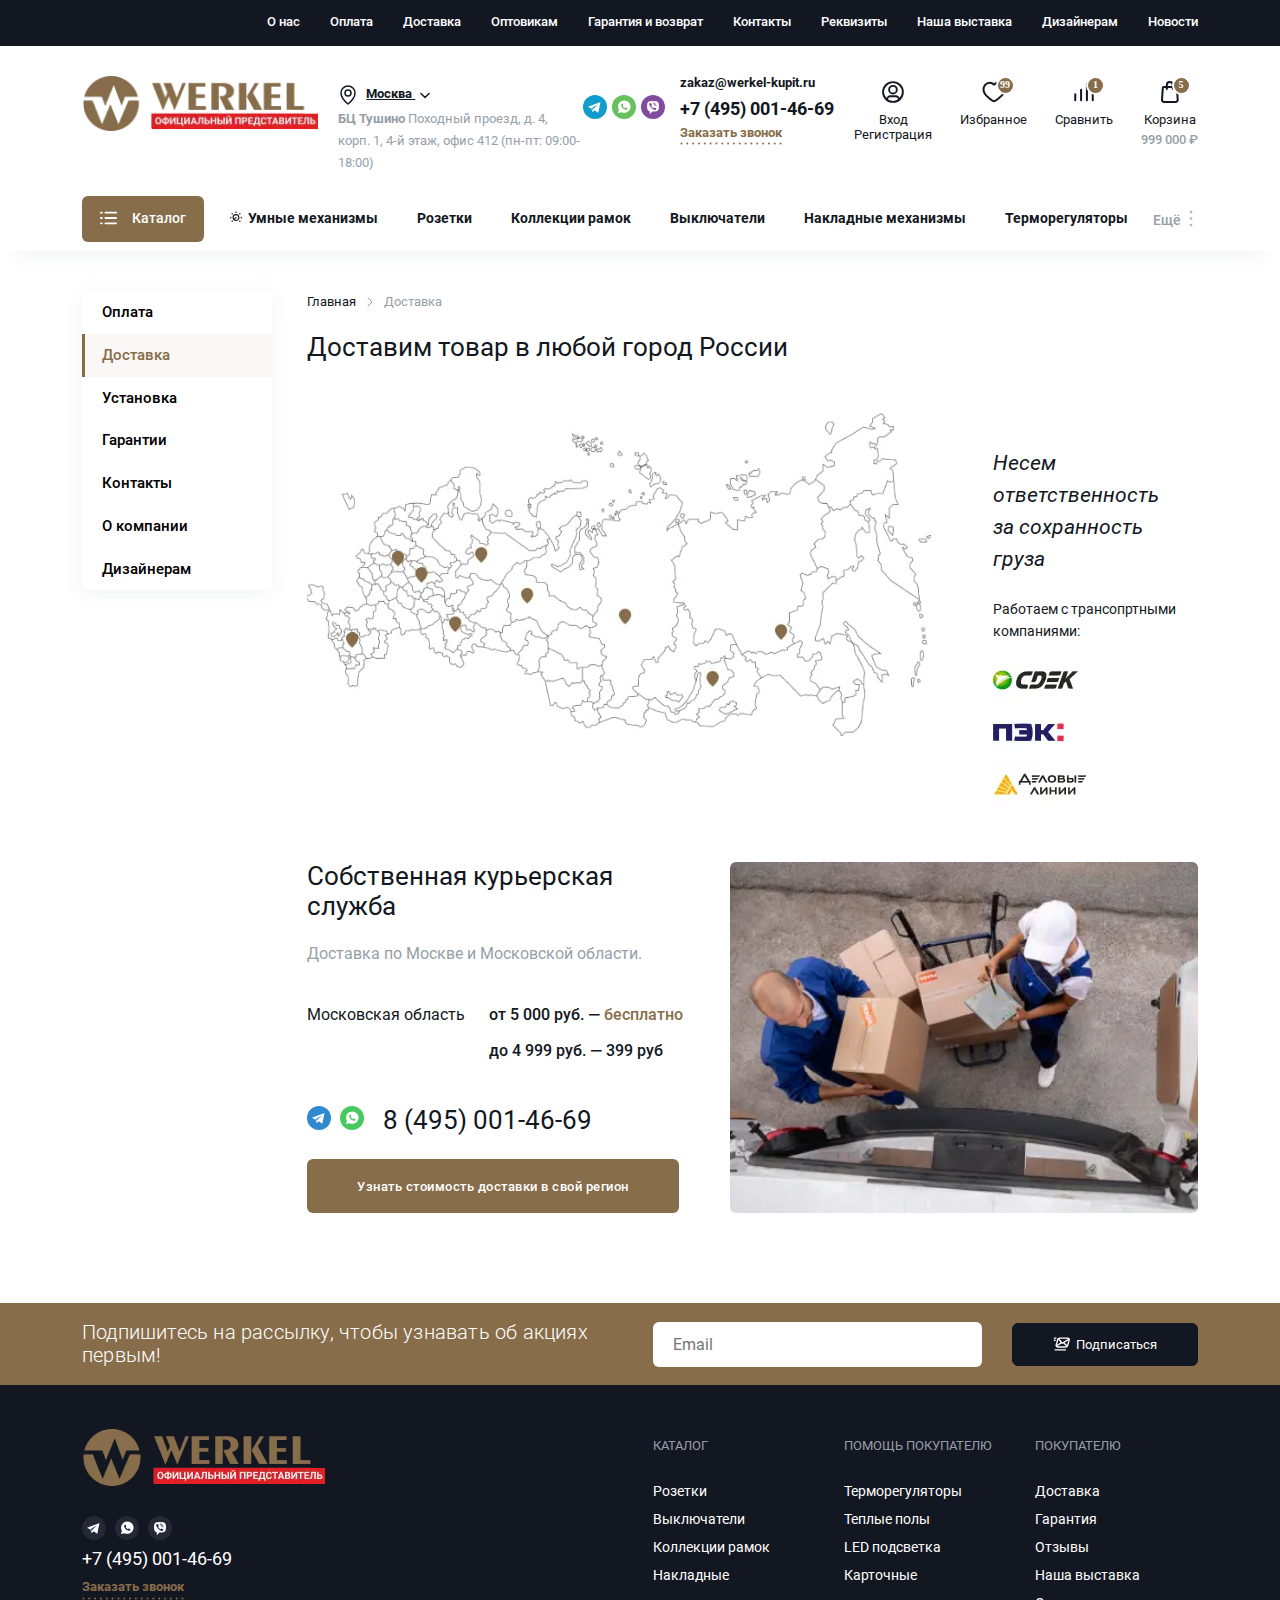
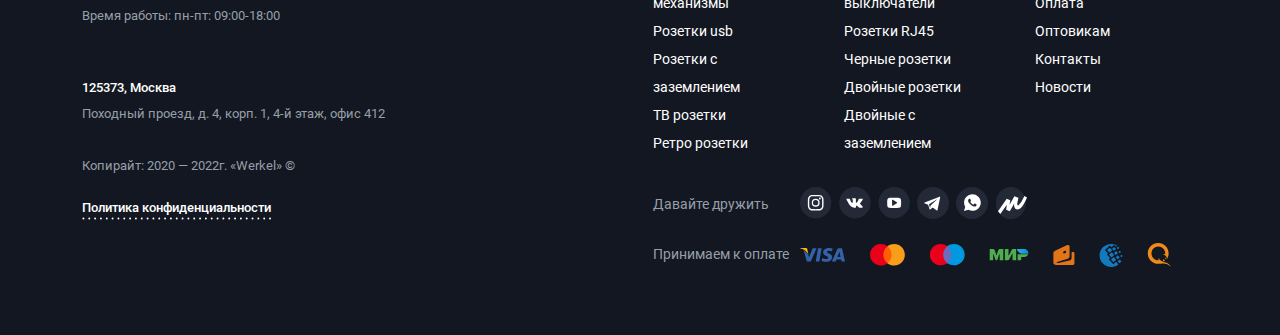
<file: docs/delivery.html>
<!DOCTYPE html>
<html lang="ru">
    <head>
	<title>Доставка</title>
	<meta charset="UTF-8">

	<link rel="shortcut icon" href="favicon.ico">
	<meta name="viewport" content="width=device-width, initial-scale=1.0">

	<link rel="stylesheet" href="files/libs/swiper-bundle.min.css?_v=20221219150611"/>
	<link rel="stylesheet" href="files/libs/ion.rangeSlider.min.css?_v=20221219150611"/>
	<link rel="stylesheet" href="files/libs/fancybox.min.css?_v=20221219150611"/>

	<link rel="stylesheet" href="files/libs/not-copy/jquery-ui.min.css?_v=20221219150611"/>

	<link rel="stylesheet" href="css/style.min.css?_v=20221219150611">

</head>
    <body>
        <div class="wrapper">
            <header class="header">
	<div class="header__top top-header">
		<div class="top-header__content container">
			<div class="top-header__menu menu-top"  data-da=".catalog-header__for-mb-menu,991,10">
				<nav class="menu-top__body">
					<ul class="menu-top__list">
						<!-- Активный пункт меню/текущая страница должны быть в span -->
						<li class="menu-top__item"><span class="menu-top__link">О нас</span></li>
						<li class="menu-top__item"><a href="#" class="menu-top__link">Оплата</a></li>
						<li class="menu-top__item"><a href="#" class="menu-top__link">Доставка</a></li>
						<li class="menu-top__item"><a href="#" class="menu-top__link">Оптовикам</a></li>
						<li class="menu-top__item"><a href="#" class="menu-top__link">Гарантия и возврат</a></li>
						<li class="menu-top__item"><a href="#" class="menu-top__link">Контакты</a></li>
						<li class="menu-top__item"><a href="#" class="menu-top__link">Реквизиты</a></li>
						<li class="menu-top__item"><a href="#" class="menu-top__link">Наша выставка</a></li>
						<li class="menu-top__item"><a href="#" class="menu-top__link">Дизайнерам</a></li>
						<li class="menu-top__item"><a href="#" class="menu-top__link">Новости</a></li>
					</ul>
				</nav>
			</div>
		</div>
	</div>
	<div class="header__body body-header">
		<div class="body-header__content container">
			<div class="body-header__column logo-header">
				<a class="logo-header__link" href="/">
					<picture><source srcset="img/logo.webp" type="image/webp"><img class="logo-header__icon" src="img/logo.png" alt="Логотип в шапке"></picture>
				</a>
			</div>
			<div class="body-header__column body-header__column--info body-header__column--info--js">
				<div class="body-header__info info-header">
					<div class="info-header__column info-header__column--location">
						<div class="info-header__location">
							<svg class="info-header__location-icon icon-svg">
								<use xlink:href="img/icons/sprite-icons.svg#location"></use>
							</svg>
							<a class="info-header__location-link link-modal-js" href="#city-choice" >
								Москва
								<svg class="icon-svg">
									<use xlink:href="img/icons/sprite-icons.svg#chevron"></use>
								</svg>
							</a>
						</div>
						<p class="info-header__address"><span>БЦ Тушино</span> Походный проезд, д. 4, корп. 1, 4-й этаж, офис 412 (пн-пт: 09:00-18:00)</p>
					</div>
					<div class="info-header__column info-header__column--contacts">
						<div class="info-header__messengers">
							<a href="#" class="info-header__messenger info-header__messenger--telegramm">
								<svg class="info-header__messenger-icon icon-svg">
									<use xlink:href="img/icons/sprite-icons.svg#telegramm"></use>
								</svg>
							</a>
							<a href="#" class="info-header__messenger info-header__messenger--whatsapp">
								<svg class="info-header__messenger-icon icon-svg">
									<use xlink:href="img/icons/sprite-icons.svg#whatsapp"></use>
								</svg>
							</a>
							<a href="#" class="info-header__messenger info-header__messenger--viber">
								<svg class="info-header__messenger-icon icon-svg">
									<use xlink:href="img/icons/sprite-icons.svg#viber"></use>
								</svg>
							</a>
						</div>
						<div class="info-header__contacts">
							<div class="info-header__contact">
								<a class="info-header__email-link" href="mailto:zakaz@werkel-kupit.ru" >zakaz@werkel-kupit.ru</a>
							</div>
							<div class="info-header__contact">
								<a class="info-header__phone-link" href="tel:84951234567" >+7 (495) 001-46-69</a>
							</div>						
							<a class="info-header__callback callback-link link-modal-js" href="#modal-call">
								Заказать&nbsp;звонок
								<svg class="callback-link__icon info-header__callback-icon icon-svg">
									<use xlink:href="img/icons/sprite-icons.svg#dotted"></use>
								</svg>
							</a>
						</div>
					</div>
				</div>
			</div>
			<div class="body-header__column body-header__column--links">
				<div class="body-header__links links-header">
					<a class="links-header__item" href="#">
						<div class="links-header__img">
							<svg class="links-header__icon icon-svg">
								<use xlink:href="img/icons/sprite-icons.svg#account"></use>
							</svg>
						</div>
						<div class="links-header__title">Вход<br>Регистрация</div> 						
					</a>
					<a class="links-header__item" href="#">
						<div class="links-header__img">
							<svg class="links-header__icon icon-svg">
								<use xlink:href="img/icons/sprite-icons.svg#favorites"></use>
							</svg>
							<span>99</span>
						</div>

						<div class="links-header__title">Избранное</div> 						
					</a>
					<a class="links-header__item" href="#">
						<div class="links-header__img">
							<svg class="links-header__icon icon-svg">
								<use xlink:href="img/icons/sprite-icons.svg#compare"></use>
							</svg>
							<span>1</span>
						</div>

						<div class="links-header__title">Сравнить</div> 						
					</a>
					<a class="links-header__item" href="#">
						<div class="links-header__img">
							<svg class="links-header__icon icon-svg">
								<use xlink:href="img/icons/sprite-icons.svg#cart"></use>
							</svg>
							<span>5</span>
						</div>

						<div class="links-header__title">Корзина</div> 						
						<div class="links-header__amount">999&nbsp;000&nbsp;₽</div>
					</a>
				</div>

			</div>
			<div class="body-header__column body-header__column--phone-mobile">
				<button class="body-header__phone-btn mob-phone-js" type="button">
					<svg class="body-header__phone-btn-icon icon-svg">
						<use xlink:href="img/icons/sprite-icons.svg#phone"></use>
					</svg>
				</button>
			</div>
		</div>
	</div>
	<div class="header__bottom bottom-header">
		<div class="bottom-header__content container">
			<div class="bottom-header__catalog" data-da=".body-header__content,991,3">
				<button class="bottom-header__catalog-btn catalog-btn-js" type="button" >
					<svg class="bottom-header__catalog-icon icon-svg">
						<use xlink:href="img/icons/sprite-icons.svg#catalog"></use>
					</svg>
					Каталог
				</button>
			</div>
			<div class="bottom-header__body">
				<nav class="bottom-header__nav" >
					<ul class="bottom-header__list">
						<!-- Активный пункт меню/текущая страница должны быть в span, с классом active -->
						<li class="bottom-header__item"><a href="#" class="bottom-header__link">
							<svg class="bottom-header__link-icon icon-svg">
								<use xlink:href="img/icons/sprite-icons.svg#smart-house"></use>
							</svg> Умные механизмы</a>
							<div class="bottom-header__submenu">
								<ul class="bottom-header__sublist">
									<li class="bottom-header__subitem"><a href="#" class="bottom-header__sublink">Подкатегория 1 какое-то очень длинное название категории</a></li>
									<li class="bottom-header__subitem"><a href="#" class="bottom-header__sublink">Подкатегория 2</a></li>
									<li class="bottom-header__subitem"><a href="#" class="bottom-header__sublink">Подкатегория 3</a></li>
									<li class="bottom-header__subitem"><a href="#" class="bottom-header__sublink">Подкатегория 4</a></li>
									<li class="bottom-header__subitem"><a href="#" class="bottom-header__sublink">Подкатегория 5</a></li>
								</ul>
							</div>
						</li>
						<li class="bottom-header__item"><a href="#" class="bottom-header__link">Розетки</a>
							<div class="bottom-header__submenu">
								<ul class="bottom-header__sublist">
									<li class="bottom-header__subitem"><a href="#" class="bottom-header__sublink">Подкатегория 1</a></li>
									<li class="bottom-header__subitem"><a href="#" class="bottom-header__sublink">Подкатегория 2</a></li>
									<li class="bottom-header__subitem"><a href="#" class="bottom-header__sublink">Подкатегория 3</a></li>
									<li class="bottom-header__subitem"><a href="#" class="bottom-header__sublink">Подкатегория 4</a></li>
									<li class="bottom-header__subitem"><a href="#" class="bottom-header__sublink">Подкатегория 5</a></li>
								</ul>
							</div>
						</li>
						<li class="bottom-header__item"><a href="#" class="bottom-header__link">Коллекции рамок</a>
							<div class="bottom-header__submenu">
								<ul class="bottom-header__sublist">
									<li class="bottom-header__subitem"><a href="#" class="bottom-header__sublink">Подкатегория 1</a></li>
									<li class="bottom-header__subitem"><a href="#" class="bottom-header__sublink">Подкатегория 2</a></li>
									<li class="bottom-header__subitem"><a href="#" class="bottom-header__sublink">Подкатегория 3</a></li>
									<li class="bottom-header__subitem"><a href="#" class="bottom-header__sublink">Подкатегория 4</a></li>
									<li class="bottom-header__subitem"><a href="#" class="bottom-header__sublink">Подкатегория 5</a></li>
								</ul>
							</div>
						</li>
						<li class="bottom-header__item"><a href="#" class="bottom-header__link">Выключатели</a>
							<div class="bottom-header__submenu">
								<ul class="bottom-header__sublist">
									<li class="bottom-header__subitem"><a href="#" class="bottom-header__sublink">Подкатегория 1</a></li>
									<li class="bottom-header__subitem"><a href="#" class="bottom-header__sublink">Подкатегория 2</a></li>
									<li class="bottom-header__subitem"><a href="#" class="bottom-header__sublink">Подкатегория 3</a></li>
									<li class="bottom-header__subitem"><a href="#" class="bottom-header__sublink">Подкатегория 4</a></li>
									<li class="bottom-header__subitem"><a href="#" class="bottom-header__sublink">Подкатегория 5</a></li>
								</ul>
							</div>
						</li>
						<li class="bottom-header__item"><a href="#" class="bottom-header__link">Накладные механизмы</a>
							<div class="bottom-header__submenu">
								<ul class="bottom-header__sublist">
									<li class="bottom-header__subitem"><a href="#" class="bottom-header__sublink">Подкатегория 1</a></li>
									<li class="bottom-header__subitem"><a href="#" class="bottom-header__sublink">Подкатегория 2</a></li>
									<li class="bottom-header__subitem"><a href="#" class="bottom-header__sublink">Подкатегория 3</a></li>
									<li class="bottom-header__subitem"><a href="#" class="bottom-header__sublink">Подкатегория 4</a></li>
									<li class="bottom-header__subitem"><a href="#" class="bottom-header__sublink">Подкатегория 5</a></li>
								</ul>
							</div>
						</li>
						<li class="bottom-header__item"><a href="#" class="bottom-header__link">Терморегуляторы</a>
							<div class="bottom-header__submenu">
								<ul class="bottom-header__sublist">
									<li class="bottom-header__subitem"><a href="#" class="bottom-header__sublink">Подкатегория 1</a></li>
									<li class="bottom-header__subitem"><a href="#" class="bottom-header__sublink">Подкатегория 2</a></li>
									<li class="bottom-header__subitem"><a href="#" class="bottom-header__sublink">Подкатегория 3</a></li>
									<li class="bottom-header__subitem"><a href="#" class="bottom-header__sublink">Подкатегория 4</a></li>
									<li class="bottom-header__subitem"><a href="#" class="bottom-header__sublink">Подкатегория 5</a></li>
								</ul>
							</div>
						</li>
					</ul>
				</nav>
				<a href="#" class="bottom-header__more-link">
					Ещё
					<svg class="bottom-header__more-icon icon-svg">
						<use xlink:href="img/icons/sprite-icons.svg#vertical-more"></use>
					</svg>
				</a>
			</div>
			<div class="bottom-header__important">
				<svg class="bottom-header__important-icon icon-svg">
					<use xlink:href="img/icons/sprite-icons.svg#stop"></use>
				</svg>
				Остерегайтесь подделок
			</div>
		</div>
	</div>
	<div class="header__catalog catalog-header">
		<div class="catalog-header__container container">
			<div class="catalog-header__content">			
				<button class="catalog-header__close-btn catalog-header__close-btn--js" type="button">
					<svg class="catalog-header__close-btn-icon icon-svg">
						<use xlink:href="img/icons/sprite-icons.svg#close"></use>
					</svg>
				</button>
				<ul class="catalog-header__list">
					<li class="catalog-header__item"><span class="catalog-header__link active">Розетки Werkel</span></li>
					<li class="catalog-header__item"><a href="#" class="catalog-header__link">Выключатели Werkel</a></li>
					<li class="catalog-header__item"><a href="#" class="catalog-header__link">Рамки Favorit</a></li>
					<li class="catalog-header__item"><a href="#" class="catalog-header__link">Рамки Snabb</a></li>
					<li class="catalog-header__item"><a href="#" class="catalog-header__link">Рамки Palacio</a></li>
					<li class="catalog-header__item"><a href="#" class="catalog-header__link">Рамки Antik</a></li>
					<li class="catalog-header__item"><a href="#" class="catalog-header__link">Рамки Stark</a></li>
					<li class="catalog-header__item"><a href="#" class="catalog-header__link">Рамки Stream</a></li>
					<li class="catalog-header__item"><a href="#" class="catalog-header__link">Рамки Elite</a></li>
					<li class="catalog-header__item"><a href="#" class="catalog-header__link">Рамки Platinum</a></li>
					<li class="catalog-header__item"><a href="#" class="catalog-header__link">Рамки Acrylic</a></li>
					<li class="catalog-header__item"><a href="#" class="catalog-header__link">Рамки Aluminium</a></li>
					<li class="catalog-header__item"><a href="#" class="catalog-header__link">Рамки Fiore</a></li>
					<li class="catalog-header__item"><a href="#" class="catalog-header__link">Рамки Hammer</a></li>
					<li class="catalog-header__item"><a href="#" class="catalog-header__link">Рамки Diamant</a></li>
					<li class="catalog-header__item"><a href="#" class="catalog-header__link">Рамки Metallic</a></li>
					<li class="catalog-header__item"><a href="#" class="catalog-header__link">Werkel Retro</a></li>
					<li class="catalog-header__item"><a href="#" class="catalog-header__link">Накладные механизмы</a></li>
					<li class="catalog-header__item"><a href="#" class="catalog-header__link">Удлинители</a></li>
					<li class="catalog-header__item"><a href="#" class="catalog-header__link">Терморегуляторы</a></li>
					<li class="catalog-header__item"><a href="#" class="catalog-header__link">Клеммы соединительные</a></li>
				</ul>
				<div class="catalog-header__for-mb-menu"></div>
			</div>			
		</div>
	</div>
</header>
            <main class="page">
                <div class="container">
                    <div class="page__row">
                        <aside class="page__sidebar sidebar">
                            <nav class="sidebar__menu menu-sidebar">
                                <ul class="menu-sidebar__list">
                                    <!-- Активный пункт меню/текущая страница должны быть в span с классом active -->
                                    <li class="menu-sidebar__item">
                                        <a class="menu-sidebar__link" href="#">Оплата</a>
                                    </li>
                                    <li class="menu-sidebar__item">
                                        <span class="menu-sidebar__link active">Доставка</span>
                                    </li>   
                                    
                                    <li class="menu-sidebar__item">
                                        <a class="menu-sidebar__link" href="#">Установка</a>
                                    </li>
                                    <li class="menu-sidebar__item">
                                        <a class="menu-sidebar__link" href="#">Гарантии</a>
                                    </li>                                    
                                    <li class="menu-sidebar__item">
                                        <a class="menu-sidebar__link" href="#">Контакты</a>
                                    </li>
                                    <li class="menu-sidebar__item">
                                        <a class="menu-sidebar__link" href="#">О компании</a>
                                    </li>
                                    <li class="menu-sidebar__item">
                                        <a class="menu-sidebar__link" href="#">Дизайнерам</a>
                                    </li>
                                </ul>
                            </nav>
                        </aside>
                        <div class="page__body">
                            <nav class="page__breadcrumbs breadcrumbs" aria-label="breadcrumb">
                                <ol class="breadcrumbs__list">
                                    <li class="breadcrumbs__item">
                                        <a href="/">Главная</a>
                                    </li>
                                    <li class="breadcrumbs__item">
                                        <span>Доставка</span>
                                    </li>                                    
                                </ol>                                
                            </nav>
                            <div class="page__head">
                                <h1>Доставим товар в любой город России</h1>
                            </div>                            
                            <div class="delivery">
                                <div class="page__head">
                                    
                                </div>
                                <div class="delivery__block">
                                    <div class="delivery__map">                                            
                                        <picture>
                                            <!-- <source type="image/webp" srcset="img/img/payment/delivery-map.webp"> -->
                                            <img class="delivery__img" src="img/payment/delivery-map.jpg" alt="Карта доставки">
                                        </picture> 
                                    </div>
                                    <div class="delivery__company">
                                        <div class="delivery__slogan slogan">
                                            Несем ответственность за&nbsp;сохранность груза
                                        </div>
                                        <div class="delivery__text">
                                            Работаем с&nbsp;трансопртными компаниями:
                                        </div>
                                        <div class="delivery__company-logo">
                                            <picture><source srcset="img/payment/cdek.webp" type="image/webp"><img src="img/payment/cdek.jpg" alt="Логотип СДЭК"></picture>
                                        </div>
                                        <div class="delivery__company-logo">
                                            <picture><source srcset="img/payment/pec.webp" type="image/webp"><img src="img/payment/pec.jpg" alt="Логотип ПЭК"></picture>
                                        </div>
                                        <div class="delivery__company-logo">
                                            <picture><source srcset="img/payment/dellin.webp" type="image/webp"><img src="img/payment/dellin.jpg" alt="Логотип Деловые линии"></picture>
                                        </div>
                                    </div>
                                </div>   
                            </div>
                            <div class="courier-service">
                                <div class="courier-service__info">
                                    <div class="page__head">
                                        Собственная курьерская служба
                                    </div>
                                    <div class="courier-service__text">
                                        Доставка по Москве и Московской области.
                                    </div>
                                    <div class="courier-service__price price-courier">
                                        <div class="price-courier__col">
                                            <div class="price-courier__text">
                                                Московская область
                                            </div>
                                        </div>
                                        <div class="price-courier__col">
                                            <div class="price-courier__price">
                                                от 5 000 руб. — <span>бесплатно</span>  
                                            </div>
                                            <div class="price-courier__price">
                                                до 4 999 руб. — 399 руб  
                                            </div>
                                        </div>
                                    </div>
                                    <div class="courier-service__contacts">
                                        <div class="courier-service__messengers messengers">
                                            <a class="messengers__item messengers__item--telegramm" href="#">
                                                <svg class="messengers__item-icon icon-svg">
                                                    <use xlink:href="img/icons/sprite-icons.svg#telegramm"></use>
                                                </svg>
                                            </a>
                                            <a class="messengers__item messengers__item--whatsapp" href="#">
                                                <svg class="messengers__item-icon icon-svg">
                                                    <use xlink:href="img/icons/sprite-icons.svg#whatsapp"></use>
                                                </svg>
                                            </a>
                                        </div>
                                        <div class="courier-service__phone">
                                            <a class="courier-service__phone-link" href="tel:84950014669">8 (495) 001-46-69</a>
                                        </div>
                                    </div>
                                    <a class="courier-service__button secondary-btn link-modal-js" href="#modal-call">
                                        Узнать стоимость доставки в свой регион
                                    </a>
                                </div>
                                <div class="courier-service__img-col">
                                    <picture>
                                        <source type="image/webp" srcset="img/payment/courier-service.webp">
                                        <img class="courier-service__img" src="img/payment/courier-service.jpg" alt="Курьерская служба">
                                    </picture>
                                </div>
                            </div>
                            
                            
                        </div>
                    </div>                    

                </div><!-- /container --> 
                
            </main>
            <footer class="footer">
	<div class="button-up"></div>
	<div class="footer__top top-footer">
		<div class="container">
			<form class="top-footer__form subscribe-form"  >
				<div class="subscribe-form__title">
					Подпишитесь на рассылку, чтобы узнавать об акциях первым!
				</div>
				<div class="subscribe-form__input-wrap">
					<input class="subscribe-form__input main-input" name="email" type="email" placeholder="Email" required>
					<button class="subscribe-form__btn main-button" type="submit">
						<svg class="main-button__icon icon-svg">
							<use xlink:href="img/icons/sprite-icons.svg#subscribe"></use>
						</svg>
						Подписаться</button>
				</div>
			</form>
		</div>
	</div>
	<div class="footer__body">
		<div class="body-footer  container">
			<div class="body-footer__col footer-info">
				<div class="body-header__column logo-header">
					
				</div>
				<div class="body-footer__logo logo-footer">
					<a class="logo-footer__link" href="/">
						<picture><source srcset="img/logo.webp" type="image/webp"><img src="img/logo.png" alt="Логотип в футере"></picture>
					</a>					
				</div>
				<div class="footer-info__messenger">
					<a class="footer-info__messenger-link" href="#" >
						<svg class="footer-info__messenger-icon icon-svg">
							<use xlink:href="img/icons/sprite-icons.svg#telegramm"></use>
						</svg>
					</a>
					<a class="footer-info__messenger-link" href="#" >
						<svg class="footer-info__messenger-icon icon-svg">
							<use xlink:href="img/icons/sprite-icons.svg#whatsapp"></use>
						</svg>
					</a>	
					<a class="footer-info__messenger-link" href="#" >
						<svg class="footer-info__messenger-icon icon-svg">
							<use xlink:href="img/icons/sprite-icons.svg#viber"></use>
						</svg>
					</a>	
				</div>
				<div class="footer-info__phones phones-footer">
					<a class="phones-footer__link phone-item__link" href="tel:84951234567" >+7 (495) 001-46-69</a>
					<a class="phones-footer__callback callback-link link-modal-js" href="#modal-call">
						Заказать&nbsp;звонок
						<svg class="callback-link__icon icon-svg">
							<use xlink:href="img/icons/sprite-icons.svg#dotted"></use>
						</svg>
					</a>
					<div class="phones-footer__time text-footer">
						Время работы: пн-пт: 09:00-18:00
					</div>
				</div>
				<div class="footer-info__location">
					<div class="footer-info__location-title">
						125373, Москва
					</div>
					<div class="footer-info__location-text text-footer">
						Походный проезд, д. 4, корп. 1, 4-й этаж, офис 412
					</div>			
				</div>
				<div class="footer-info__copyright text-footer" data-da=".footer-menu__copy-for-mobile,991,last">
					Копирайт: 2020 — 2022г. «Werkel» ©
				</div>
				<a class="footer-info__politics politics-link" href="#" data-da=".footer-menu__copy-for-mobile,991,first">
					Политика конфиденциальности
					<svg class="politics-link__icon icon-svg">
						<use xlink:href="img/icons/sprite-icons.svg#dotted-2"></use>
					</svg>
				</a>
	
			</div>
			<div class="body-footer__col footer-menu">
				<div class="footer-menu__wrap">
					<div class="footer-menu__item">
						<div class="footer-menu__title">
							Каталог
						</div>
						<nav>
							<ul class="footer-menu__list">
								<!-- Активный пункт меню/текущая страница должны быть в span с классом active -->
								<li class="footer-menu__list-item"><a class="footer-menu__link" href="#" >Розетки</a></li>
								<li class="footer-menu__list-item"><a class="footer-menu__link" href="#" >Выключатели</a></li>
								<li class="footer-menu__list-item"><a class="footer-menu__link" href="#" >Коллекции рамок</a></li>
								<li class="footer-menu__list-item"><a class="footer-menu__link" href="#" >Накладные механизмы</a></li>
								<li class="footer-menu__list-item"><a class="footer-menu__link" href="#" >Розетки usb </a></li>
								<li class="footer-menu__list-item"><a class="footer-menu__link" href="#" >Розетки с заземлением</a></li>
								<li class="footer-menu__list-item"><a class="footer-menu__link" href="#" >ТВ розетки</a></li>
								<li class="footer-menu__list-item"><a class="footer-menu__link" href="#" >Ретро розетки</a></li>
							</ul>
						</nav>
					</div>
					<div class="footer-menu__item">
						<div class="footer-menu__title">
							Помощь покупателю
						</div>
						<nav>
							<ul class="footer-menu__list">
								<li class="footer-menu__list-item"><a class="footer-menu__link" href="/" >Терморегуляторы</a></li>
								<li class="footer-menu__list-item"><a class="footer-menu__link" href="#" >Теплые полы</a></li>
								<li class="footer-menu__list-item"><a class="footer-menu__link" href="#" >LED подсветка</a></li>
								<li class="footer-menu__list-item"><a class="footer-menu__link" href="#" >Карточные выключатели</a></li>
								<li class="footer-menu__list-item"><a class="footer-menu__link" href="#" >Розетки RJ45</a></li>
								<li class="footer-menu__list-item"><a class="footer-menu__link" href="#" >Черные розетки</a></li>
								<li class="footer-menu__list-item"><a class="footer-menu__link" href="#" >Двойные розетки</a></li>
								<li class="footer-menu__list-item"><a class="footer-menu__link" href="#" >Двойные с заземлением</a></li>
							</ul>					 
						</nav>
					</div>
					<div class="footer-menu__item">
						<div class="footer-menu__title">
							Покупателю
						</div>
						<nav>
							<ul class="footer-menu__list">
								<li class="footer-menu__list-item"><a class="footer-menu__link" href="#" >Доставка</a></li>
								<li class="footer-menu__list-item"><a class="footer-menu__link" href="#" >Гарантия</a></li>
								<li class="footer-menu__list-item"><a class="footer-menu__link" href="#" >Отзывы</a></li>
								<li class="footer-menu__list-item"><a class="footer-menu__link" href="#" >Наша выставка</a></li>
								<li class="footer-menu__list-item"><a class="footer-menu__link" href="#" >Оплата</a></li>
								<li class="footer-menu__list-item"><a class="footer-menu__link" href="#" >Оптовикам</a></li>
								<li class="footer-menu__list-item"><a class="footer-menu__link" href="#" >Контакты</a></li>
								<li class="footer-menu__list-item"><a class="footer-menu__link" href="#" >Новости</a></li>
							</ul>
						</nav>
					</div>
				</div>
				<div class="footer-menu__links-wrap">
					<div class="footer-menu__links-block links-block">
						<div class="links-block__title">
							Давайте дружить
						</div>
						<div class="links-block__icons">
							<a class="links-block__link" href="#" >
								<svg class="links-block__icon icon-svg">
									<use xlink:href="img/icons/sprite-icons.svg#instagram"></use>
								</svg>
							</a>
							<a class="links-block__link" href="#" >
								<svg class="links-block__icon icon-svg">
									<use xlink:href="img/icons/sprite-icons.svg#vk"></use>
								</svg>
							</a>
							<a class="links-block__link" href="#" >
								<svg class="links-block__icon icon-svg">
									<use xlink:href="img/icons/sprite-icons.svg#youtube"></use>
								</svg>
							</a>
							<a class="links-block__link" href="#" >
								<svg class="links-block__icon icon-svg">
									<use xlink:href="img/icons/sprite-icons.svg#telegramm"></use>
								</svg>
							</a>
							<a class="links-block__link" href="#" >
								<svg class="links-block__icon icon-svg">
									<use xlink:href="img/icons/sprite-icons.svg#whatsapp"></use>
								</svg>
							</a>
							<a class="links-block__link" href="#" >
								<svg class="links-block__icon icon-svg">
									<use xlink:href="img/icons/sprite-icons.svg#yandex-market"></use>
								</svg>
							</a>
						</div>
					</div>
					<div class="footer-menu__links-block links-block">
						<div class="links-block__title">
							Принимаем к оплате
						</div>
						<div class="links-block__icons">
							<img class="links-block__img" src="img/pay/visa.svg" alt="Виза">
							<img class="links-block__img" src="img/pay/mastercard.svg" alt="Mastercard">
							<img class="links-block__img" src="img/pay/maestro.svg" alt="Maestro">
							<img class="links-block__img" src="img/pay/mir.svg" alt="Мир">
							<img class="links-block__img" src="img/pay/yandex.svg" alt="Яндекс">
							<img class="links-block__img" src="img/pay/webmoney.svg" alt="Webmoney">
							<img class="links-block__img" src="img/pay/qiwi.svg" alt="Виза">
						</div>
					</div>
				</div>				
				<div class="footer-menu__copy-for-mobile"></div>
			</div>
		</div>

	</div>


</footer>

<!-- Modals-->
<div class="modal modal--call" id="modal-call" style="display: none">
	<div class="modal__title">
		Обратный звонок
	</div>
	<div class="modal__text">
		Укажите контактный контактный телефон, и мы перезвоним вам в ближайшее время
	</div>
	<form class="modal__form-call form-call" >
		<input class="form-call__input custom-text-input" name="Телефон" type="tel" placeholder="+7 (___) ___-__-__" required="required"/>
		<input class="form-call__input custom-text-input" name="Имя" type="text" placeholder="Ваше имя" required="required"/>
		<button class="form-call__btn secondary-btn" type="submit">Отправить</button>
	</form>
	<div class="modal__polite">
		Нажимая кнопку “Отправить”, Вы даете свое согласие на <a href="#">обработку персональных данных</a> и соглашаетесь с <a href="#">Политикой конфиденциальности</a>
	</div>

</div>

<div class="modal modal--call" id="modal-call-analog" style="display: none">
	<div class="modal__title">
		Подобрать аналог
	</div>
	<div class="modal__text">
		Укажите контактный контактный телефон, и мы перезвоним вам в ближайшее время
	</div>
	<form class="modal__form-call form-call" >
		<input class="form-call__input custom-text-input" name="Телефон" type="tel" placeholder="+7 (___) ___-__-__" required="required"/>
		<input class="form-call__input custom-text-input" name="Имя" type="text" placeholder="Ваше имя" required="required"/>
		<button class="form-call__btn secondary-btn" type="submit">Отправить</button>
	</form>
	<div class="modal__polite">
		Нажимая кнопку “Отправить”, Вы даете свое согласие на <a href="#">обработку персональных данных</a> и соглашаетесь с <a href="#">Политикой конфиденциальности</a>
	</div>

</div>

<div class="modal modal--call" id="modal-call-reduce-price" style="display: none">
	<div class="modal__title">
		Нашли дешевле?<br>Снизим цену!
	</div>
	<div class="modal__text">
		Укажите ссылку на этот товар в другом магазине, и мы сделаем Вам более выгодное предложение.
	</div>
	<form class="modal__form-call form-call" >
		<input class="form-call__input custom-text-input" name="Телефон" type="tel" placeholder="+7 (___) ___-__-__" required="required"/>
		<input class="form-call__input custom-text-input" name="Имя" type="text" placeholder="Ваше имя" required="required"/>
		<input class="form-call__input custom-text-input" name="Ссылка" type="text" placeholder="https://" required="required"/>
		<button class="form-call__btn secondary-btn" type="submit">Отправить</button>
	</form>
	<div class="modal__polite">
		Нажимая кнопку “Отправить”, Вы даете свое согласие на <a href="#">обработку персональных данных</a> и соглашаетесь с <a href="#">Политикой конфиденциальности</a>
	</div>
</div>

<div class="modal modal--call" id="modal-call-credit" style="display: none">
	<div class="modal__title">
		Купить в рассрочку.
	</div>
	<div class="modal__text">
		При покупке данного товара вы можете воспользоваться рассрочкой.
	</div>
	<div class="modal__polite">
		Узнать подробнее об <a href="#">условиях рассрочки</a>.
	</div>
</div>

<div class="modal modal--order" id="one-click-order" style="display: none">
	<div class="modal__title">
		Оформление быстрого заказа
	</div>
	<div class="modal__text">
		Оставьте свои контактные данные и наш менеджер перезвонит вам в рабочее время и уточнит все детали
	</div>
	<form class="modal__form-order form-order" >
		<div class="form-order__product product-form">
			<div class="product-form__img-wrap">
				<picture><source srcset="img/product-1.webp" type="image/webp"><img class="product-form__img" src="img/product-1.jpg" alt=""></picture>
			</div>
			<div class="product-form__body">
				<div class="product-form__title">
					Розетка с заземлением, шторками и USB тип A+C
				</div>
				<div class="product-form__vendor">
					Код товара: 645839-5835
				</div>
				<div class="product-form__price-block">
					<div class="product-form__price-wrap">
						<!-- <div class="product-form__price">
							41 900 <span>₽</span>
						</div> -->
						<div class="product-form__price product-form__price--new">
							41 900 <span>₽</span>
						</div>
						<div class="product-form__price product-form__price--old">
							60 900 <span>₽</span>
						</div>
					</div>				
					<div class="product-form__counter custom-counter">       
						<button class="custom-counter__btn custom-counter__btn--minus" type="button" disabled="disabled" data-type="minus" >
							<svg class="custom-counter__btn-icon icon-svg">
								<use xlink:href="img/icons/sprite-icons.svg#minus"></use>
							</svg>
						</button>
						<input class="custom-counter__input" type="text" name="count" value="1">
						<button  class="custom-counter__btn custom-counter__btn--plus" type="button" data-type="plus">
							<svg class="custom-counter__btn-icon icon-svg">
								<use xlink:href="img/icons/sprite-icons.svg#plus"></use>
							</svg>
						</button>                                        
					</div>
				</div>
			</div>
			
		</div>
		<div class="form-order__phone-block">
			<input class="form-order__input custom-text-input" name="Телефон" type="tel" placeholder="+7 (___) ___-__-__" required="required"/>
			<button class="form-order__btn secondary-btn" type="submit">Оформить заказ</button>
		</div>		
	</form>
</div>

<div class="modal modal--city" id="city-choice" style="display: none">
	<div class="modal__title">
		Выберите ваш город
	</div>
	<div class="city-choice" >
		<div class="city-choice__main-cities">
			<div class="city-choice__main-city">
				Москва
			</div>
			<div class="city-choice__main-city">
				Санкт-Петербург
			</div>
		</div>
		<div class="city-choice__search search-city">
			<div class="search-city__title">
				Укажите город
			</div>
			<form class="search-city__form">
				<input class="search-city__input custom-text-input" name="text" type="text" placeholder="Поиск по городу" autocomplete="off">
				<button class="search-city__btn secondary-btn" type="button">Выбрать</button>				
			</form>
		</div>
		<ul class="city-choice__list">
			<li class="city-choice__list-item">
				Орёл
			</li>
			<li class="city-choice__list-item">
				Пенза
			</li>
			<li class="city-choice__list-item">
				Пермь
			</li>
			<li class="city-choice__list-item">
				Ростов-на-Дону
			</li>
			<li class="city-choice__list-item">
				Рязань
			</li>
			<li class="city-choice__list-item">
				Самара
			</li>
			<li class="city-choice__list-item">
				Саратов
			</li>
			<li class="city-choice__list-item">
				Севастополь
			</li>
			<li class="city-choice__list-item">
				Симферополь
			</li>
			<li class="city-choice__list-item">
				Сочи
			</li>
			<li class="city-choice__list-item">
				Старый Оскол
			</li>
			<li class="city-choice__list-item">
				Ступино
			</li>
			<li class="city-choice__list-item">
				Орёл
			</li>
			<li class="city-choice__list-item">
				Пенза
			</li>
			<li class="city-choice__list-item">
				Пермь
			</li>
			<li class="city-choice__list-item">
				Ростов-на-Дону
			</li>
			<li class="city-choice__list-item">
				Рязань
			</li>
			<li class="city-choice__list-item">
				Самара
			</li>
			<li class="city-choice__list-item">
				Саратов
			</li>
			<li class="city-choice__list-item">
				Севастополь
			</li>
			<li class="city-choice__list-item">
				Симферополь
			</li>
			<li class="city-choice__list-item">
				Сочи
			</li>
			<li class="city-choice__list-item">
				Старый Оскол
			</li>
			<li class="city-choice__list-item">
				Ступино
			</li>
			<li class="city-choice__list-item">
				Орёл
			</li>
			<li class="city-choice__list-item">
				Пенза
			</li>
			<li class="city-choice__list-item">
				Пермь
			</li>
			<li class="city-choice__list-item">
				Ростов-на-Дону
			</li>
			<li class="city-choice__list-item">
				Рязань
			</li>
			<li class="city-choice__list-item">
				Самара
			</li>
			<li class="city-choice__list-item">
				Саратов
			</li>
			<li class="city-choice__list-item">
				Севастополь
			</li>
			<li class="city-choice__list-item">
				Симферополь
			</li>
			<li class="city-choice__list-item">
				Сочи
			</li>
			<li class="city-choice__list-item">
				Старый Оскол
			</li>
			<li class="city-choice__list-item">
				Ступино
			</li>
		</ul>
	</div>	
</div>
<!-- /Modals-->

<script src="files/libs/jquery.min.js?_v=20221219150611"></script>
<script src="files/libs/dynamic_adapt.js?_v=20221219150611"></script>
<script src="files/libs/swiper-bundle.min.js?_v=20221219150611"></script>
<script src="files/libs/ion.rangeSlider.min.js?_v=20221219150611"></script>
<script src="files/libs/fancybox.min.js?_v=20221219150611"></script>
<script src="files/libs/inputmask.min.js?_v=20221219150611"></script>

<script src="js/app.js?_v=20221219150611"></script> 
        </div>   
    </body>
</html>
</file>
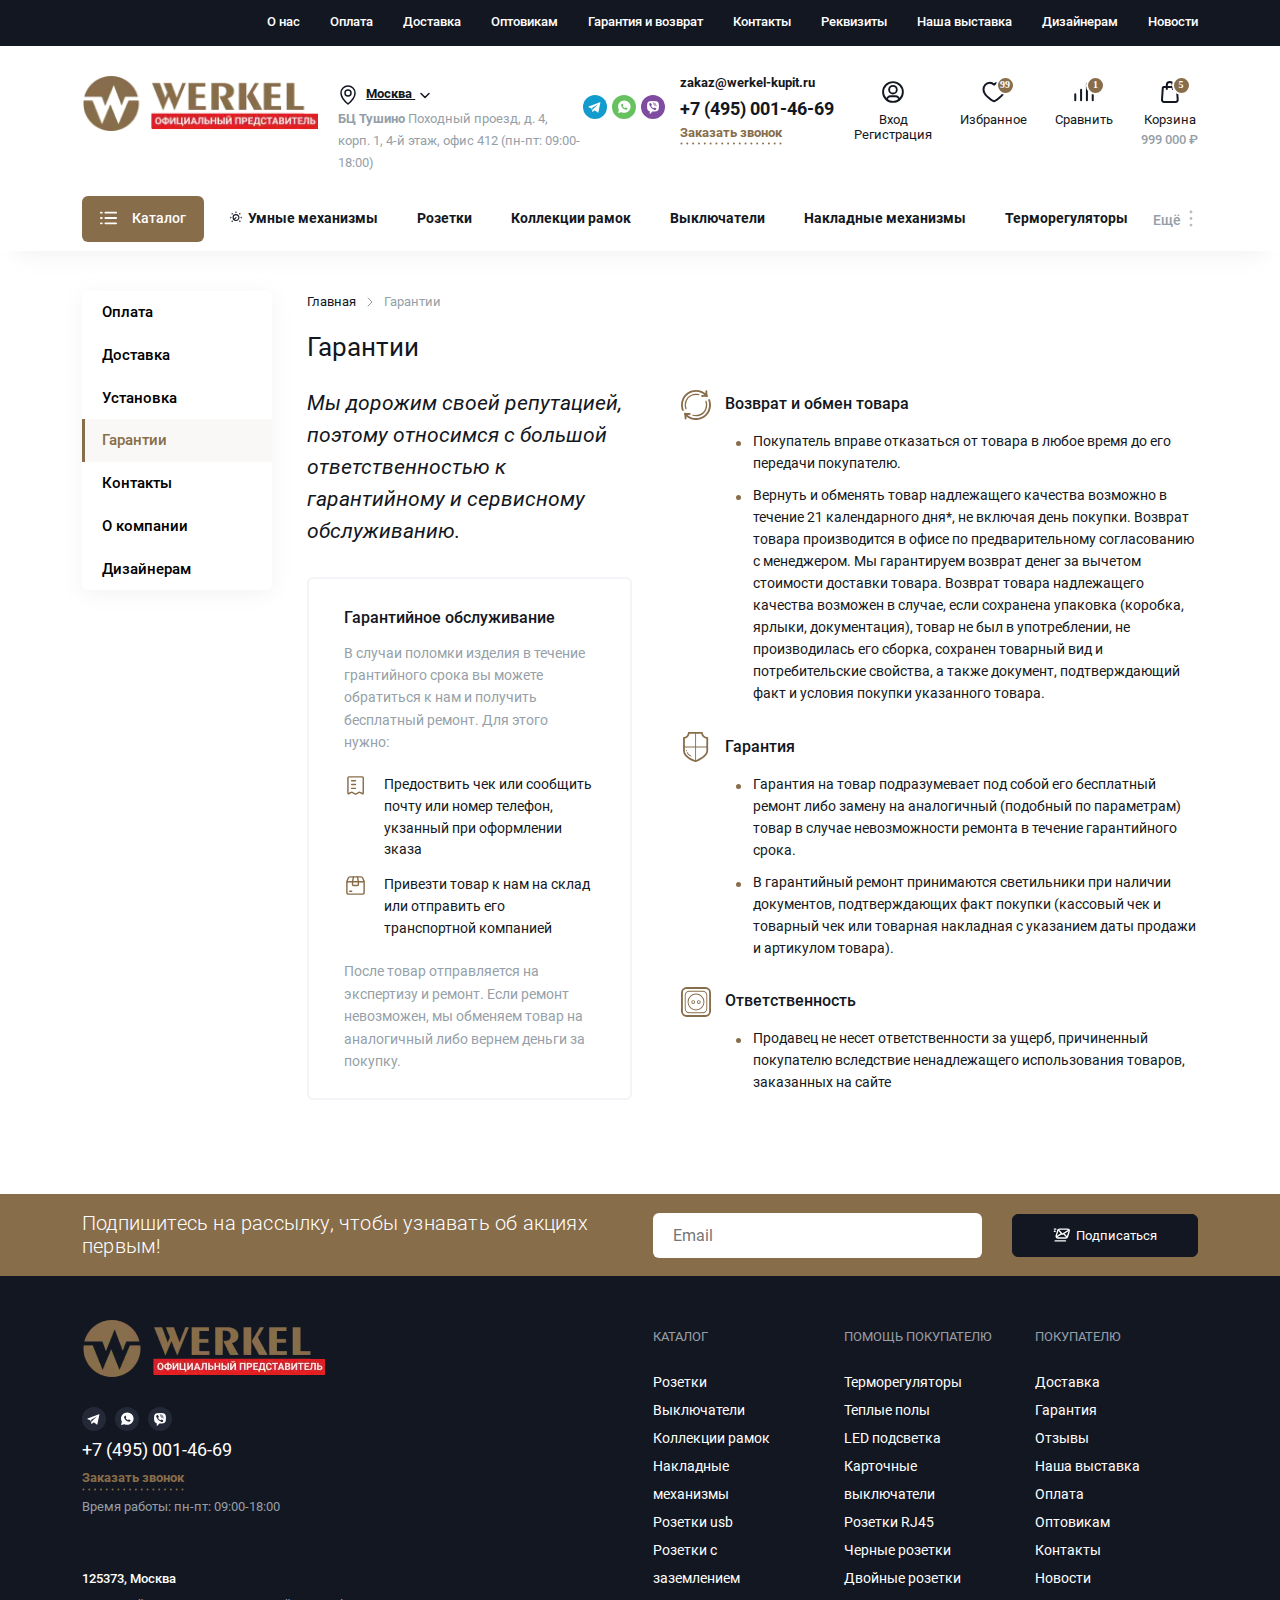
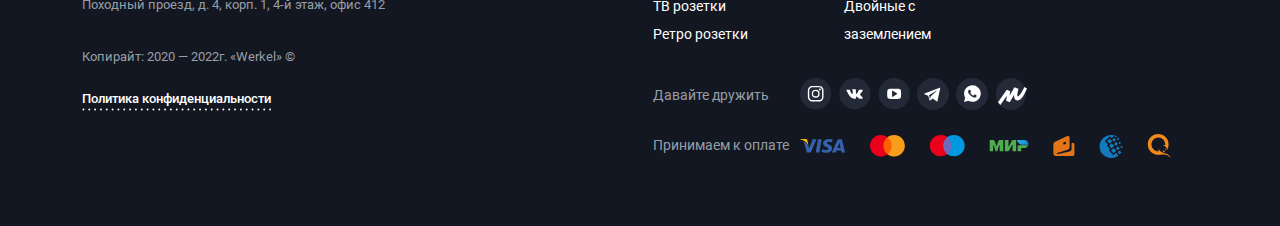
<file: docs/garantiya.html>
<!DOCTYPE html>
<html lang="ru">
    <head>
	<title>Гарантия</title>
	<meta charset="UTF-8">

	<link rel="shortcut icon" href="favicon.ico">
	<meta name="viewport" content="width=device-width, initial-scale=1.0">

	<link rel="stylesheet" href="files/libs/swiper-bundle.min.css?_v=20221219150611"/>
	<link rel="stylesheet" href="files/libs/ion.rangeSlider.min.css?_v=20221219150611"/>
	<link rel="stylesheet" href="files/libs/fancybox.min.css?_v=20221219150611"/>

	<link rel="stylesheet" href="files/libs/not-copy/jquery-ui.min.css?_v=20221219150611"/>

	<link rel="stylesheet" href="css/style.min.css?_v=20221219150611">

</head>
    <body>
        <div class="wrapper">
            <header class="header">
	<div class="header__top top-header">
		<div class="top-header__content container">
			<div class="top-header__menu menu-top"  data-da=".catalog-header__for-mb-menu,991,10">
				<nav class="menu-top__body">
					<ul class="menu-top__list">
						<!-- Активный пункт меню/текущая страница должны быть в span -->
						<li class="menu-top__item"><span class="menu-top__link">О нас</span></li>
						<li class="menu-top__item"><a href="#" class="menu-top__link">Оплата</a></li>
						<li class="menu-top__item"><a href="#" class="menu-top__link">Доставка</a></li>
						<li class="menu-top__item"><a href="#" class="menu-top__link">Оптовикам</a></li>
						<li class="menu-top__item"><a href="#" class="menu-top__link">Гарантия и возврат</a></li>
						<li class="menu-top__item"><a href="#" class="menu-top__link">Контакты</a></li>
						<li class="menu-top__item"><a href="#" class="menu-top__link">Реквизиты</a></li>
						<li class="menu-top__item"><a href="#" class="menu-top__link">Наша выставка</a></li>
						<li class="menu-top__item"><a href="#" class="menu-top__link">Дизайнерам</a></li>
						<li class="menu-top__item"><a href="#" class="menu-top__link">Новости</a></li>
					</ul>
				</nav>
			</div>
		</div>
	</div>
	<div class="header__body body-header">
		<div class="body-header__content container">
			<div class="body-header__column logo-header">
				<a class="logo-header__link" href="/">
					<picture><source srcset="img/logo.webp" type="image/webp"><img class="logo-header__icon" src="img/logo.png" alt="Логотип в шапке"></picture>
				</a>
			</div>
			<div class="body-header__column body-header__column--info body-header__column--info--js">
				<div class="body-header__info info-header">
					<div class="info-header__column info-header__column--location">
						<div class="info-header__location">
							<svg class="info-header__location-icon icon-svg">
								<use xlink:href="img/icons/sprite-icons.svg#location"></use>
							</svg>
							<a class="info-header__location-link link-modal-js" href="#city-choice" >
								Москва
								<svg class="icon-svg">
									<use xlink:href="img/icons/sprite-icons.svg#chevron"></use>
								</svg>
							</a>
						</div>
						<p class="info-header__address"><span>БЦ Тушино</span> Походный проезд, д. 4, корп. 1, 4-й этаж, офис 412 (пн-пт: 09:00-18:00)</p>
					</div>
					<div class="info-header__column info-header__column--contacts">
						<div class="info-header__messengers">
							<a href="#" class="info-header__messenger info-header__messenger--telegramm">
								<svg class="info-header__messenger-icon icon-svg">
									<use xlink:href="img/icons/sprite-icons.svg#telegramm"></use>
								</svg>
							</a>
							<a href="#" class="info-header__messenger info-header__messenger--whatsapp">
								<svg class="info-header__messenger-icon icon-svg">
									<use xlink:href="img/icons/sprite-icons.svg#whatsapp"></use>
								</svg>
							</a>
							<a href="#" class="info-header__messenger info-header__messenger--viber">
								<svg class="info-header__messenger-icon icon-svg">
									<use xlink:href="img/icons/sprite-icons.svg#viber"></use>
								</svg>
							</a>
						</div>
						<div class="info-header__contacts">
							<div class="info-header__contact">
								<a class="info-header__email-link" href="mailto:zakaz@werkel-kupit.ru" >zakaz@werkel-kupit.ru</a>
							</div>
							<div class="info-header__contact">
								<a class="info-header__phone-link" href="tel:84951234567" >+7 (495) 001-46-69</a>
							</div>						
							<a class="info-header__callback callback-link link-modal-js" href="#modal-call">
								Заказать&nbsp;звонок
								<svg class="callback-link__icon info-header__callback-icon icon-svg">
									<use xlink:href="img/icons/sprite-icons.svg#dotted"></use>
								</svg>
							</a>
						</div>
					</div>
				</div>
			</div>
			<div class="body-header__column body-header__column--links">
				<div class="body-header__links links-header">
					<a class="links-header__item" href="#">
						<div class="links-header__img">
							<svg class="links-header__icon icon-svg">
								<use xlink:href="img/icons/sprite-icons.svg#account"></use>
							</svg>
						</div>
						<div class="links-header__title">Вход<br>Регистрация</div> 						
					</a>
					<a class="links-header__item" href="#">
						<div class="links-header__img">
							<svg class="links-header__icon icon-svg">
								<use xlink:href="img/icons/sprite-icons.svg#favorites"></use>
							</svg>
							<span>99</span>
						</div>

						<div class="links-header__title">Избранное</div> 						
					</a>
					<a class="links-header__item" href="#">
						<div class="links-header__img">
							<svg class="links-header__icon icon-svg">
								<use xlink:href="img/icons/sprite-icons.svg#compare"></use>
							</svg>
							<span>1</span>
						</div>

						<div class="links-header__title">Сравнить</div> 						
					</a>
					<a class="links-header__item" href="#">
						<div class="links-header__img">
							<svg class="links-header__icon icon-svg">
								<use xlink:href="img/icons/sprite-icons.svg#cart"></use>
							</svg>
							<span>5</span>
						</div>

						<div class="links-header__title">Корзина</div> 						
						<div class="links-header__amount">999&nbsp;000&nbsp;₽</div>
					</a>
				</div>

			</div>
			<div class="body-header__column body-header__column--phone-mobile">
				<button class="body-header__phone-btn mob-phone-js" type="button">
					<svg class="body-header__phone-btn-icon icon-svg">
						<use xlink:href="img/icons/sprite-icons.svg#phone"></use>
					</svg>
				</button>
			</div>
		</div>
	</div>
	<div class="header__bottom bottom-header">
		<div class="bottom-header__content container">
			<div class="bottom-header__catalog" data-da=".body-header__content,991,3">
				<button class="bottom-header__catalog-btn catalog-btn-js" type="button" >
					<svg class="bottom-header__catalog-icon icon-svg">
						<use xlink:href="img/icons/sprite-icons.svg#catalog"></use>
					</svg>
					Каталог
				</button>
			</div>
			<div class="bottom-header__body">
				<nav class="bottom-header__nav" >
					<ul class="bottom-header__list">
						<!-- Активный пункт меню/текущая страница должны быть в span, с классом active -->
						<li class="bottom-header__item"><a href="#" class="bottom-header__link">
							<svg class="bottom-header__link-icon icon-svg">
								<use xlink:href="img/icons/sprite-icons.svg#smart-house"></use>
							</svg> Умные механизмы</a>
							<div class="bottom-header__submenu">
								<ul class="bottom-header__sublist">
									<li class="bottom-header__subitem"><a href="#" class="bottom-header__sublink">Подкатегория 1 какое-то очень длинное название категории</a></li>
									<li class="bottom-header__subitem"><a href="#" class="bottom-header__sublink">Подкатегория 2</a></li>
									<li class="bottom-header__subitem"><a href="#" class="bottom-header__sublink">Подкатегория 3</a></li>
									<li class="bottom-header__subitem"><a href="#" class="bottom-header__sublink">Подкатегория 4</a></li>
									<li class="bottom-header__subitem"><a href="#" class="bottom-header__sublink">Подкатегория 5</a></li>
								</ul>
							</div>
						</li>
						<li class="bottom-header__item"><a href="#" class="bottom-header__link">Розетки</a>
							<div class="bottom-header__submenu">
								<ul class="bottom-header__sublist">
									<li class="bottom-header__subitem"><a href="#" class="bottom-header__sublink">Подкатегория 1</a></li>
									<li class="bottom-header__subitem"><a href="#" class="bottom-header__sublink">Подкатегория 2</a></li>
									<li class="bottom-header__subitem"><a href="#" class="bottom-header__sublink">Подкатегория 3</a></li>
									<li class="bottom-header__subitem"><a href="#" class="bottom-header__sublink">Подкатегория 4</a></li>
									<li class="bottom-header__subitem"><a href="#" class="bottom-header__sublink">Подкатегория 5</a></li>
								</ul>
							</div>
						</li>
						<li class="bottom-header__item"><a href="#" class="bottom-header__link">Коллекции рамок</a>
							<div class="bottom-header__submenu">
								<ul class="bottom-header__sublist">
									<li class="bottom-header__subitem"><a href="#" class="bottom-header__sublink">Подкатегория 1</a></li>
									<li class="bottom-header__subitem"><a href="#" class="bottom-header__sublink">Подкатегория 2</a></li>
									<li class="bottom-header__subitem"><a href="#" class="bottom-header__sublink">Подкатегория 3</a></li>
									<li class="bottom-header__subitem"><a href="#" class="bottom-header__sublink">Подкатегория 4</a></li>
									<li class="bottom-header__subitem"><a href="#" class="bottom-header__sublink">Подкатегория 5</a></li>
								</ul>
							</div>
						</li>
						<li class="bottom-header__item"><a href="#" class="bottom-header__link">Выключатели</a>
							<div class="bottom-header__submenu">
								<ul class="bottom-header__sublist">
									<li class="bottom-header__subitem"><a href="#" class="bottom-header__sublink">Подкатегория 1</a></li>
									<li class="bottom-header__subitem"><a href="#" class="bottom-header__sublink">Подкатегория 2</a></li>
									<li class="bottom-header__subitem"><a href="#" class="bottom-header__sublink">Подкатегория 3</a></li>
									<li class="bottom-header__subitem"><a href="#" class="bottom-header__sublink">Подкатегория 4</a></li>
									<li class="bottom-header__subitem"><a href="#" class="bottom-header__sublink">Подкатегория 5</a></li>
								</ul>
							</div>
						</li>
						<li class="bottom-header__item"><a href="#" class="bottom-header__link">Накладные механизмы</a>
							<div class="bottom-header__submenu">
								<ul class="bottom-header__sublist">
									<li class="bottom-header__subitem"><a href="#" class="bottom-header__sublink">Подкатегория 1</a></li>
									<li class="bottom-header__subitem"><a href="#" class="bottom-header__sublink">Подкатегория 2</a></li>
									<li class="bottom-header__subitem"><a href="#" class="bottom-header__sublink">Подкатегория 3</a></li>
									<li class="bottom-header__subitem"><a href="#" class="bottom-header__sublink">Подкатегория 4</a></li>
									<li class="bottom-header__subitem"><a href="#" class="bottom-header__sublink">Подкатегория 5</a></li>
								</ul>
							</div>
						</li>
						<li class="bottom-header__item"><a href="#" class="bottom-header__link">Терморегуляторы</a>
							<div class="bottom-header__submenu">
								<ul class="bottom-header__sublist">
									<li class="bottom-header__subitem"><a href="#" class="bottom-header__sublink">Подкатегория 1</a></li>
									<li class="bottom-header__subitem"><a href="#" class="bottom-header__sublink">Подкатегория 2</a></li>
									<li class="bottom-header__subitem"><a href="#" class="bottom-header__sublink">Подкатегория 3</a></li>
									<li class="bottom-header__subitem"><a href="#" class="bottom-header__sublink">Подкатегория 4</a></li>
									<li class="bottom-header__subitem"><a href="#" class="bottom-header__sublink">Подкатегория 5</a></li>
								</ul>
							</div>
						</li>
					</ul>
				</nav>
				<a href="#" class="bottom-header__more-link">
					Ещё
					<svg class="bottom-header__more-icon icon-svg">
						<use xlink:href="img/icons/sprite-icons.svg#vertical-more"></use>
					</svg>
				</a>
			</div>
			<div class="bottom-header__important">
				<svg class="bottom-header__important-icon icon-svg">
					<use xlink:href="img/icons/sprite-icons.svg#stop"></use>
				</svg>
				Остерегайтесь подделок
			</div>
		</div>
	</div>
	<div class="header__catalog catalog-header">
		<div class="catalog-header__container container">
			<div class="catalog-header__content">			
				<button class="catalog-header__close-btn catalog-header__close-btn--js" type="button">
					<svg class="catalog-header__close-btn-icon icon-svg">
						<use xlink:href="img/icons/sprite-icons.svg#close"></use>
					</svg>
				</button>
				<ul class="catalog-header__list">
					<li class="catalog-header__item"><span class="catalog-header__link active">Розетки Werkel</span></li>
					<li class="catalog-header__item"><a href="#" class="catalog-header__link">Выключатели Werkel</a></li>
					<li class="catalog-header__item"><a href="#" class="catalog-header__link">Рамки Favorit</a></li>
					<li class="catalog-header__item"><a href="#" class="catalog-header__link">Рамки Snabb</a></li>
					<li class="catalog-header__item"><a href="#" class="catalog-header__link">Рамки Palacio</a></li>
					<li class="catalog-header__item"><a href="#" class="catalog-header__link">Рамки Antik</a></li>
					<li class="catalog-header__item"><a href="#" class="catalog-header__link">Рамки Stark</a></li>
					<li class="catalog-header__item"><a href="#" class="catalog-header__link">Рамки Stream</a></li>
					<li class="catalog-header__item"><a href="#" class="catalog-header__link">Рамки Elite</a></li>
					<li class="catalog-header__item"><a href="#" class="catalog-header__link">Рамки Platinum</a></li>
					<li class="catalog-header__item"><a href="#" class="catalog-header__link">Рамки Acrylic</a></li>
					<li class="catalog-header__item"><a href="#" class="catalog-header__link">Рамки Aluminium</a></li>
					<li class="catalog-header__item"><a href="#" class="catalog-header__link">Рамки Fiore</a></li>
					<li class="catalog-header__item"><a href="#" class="catalog-header__link">Рамки Hammer</a></li>
					<li class="catalog-header__item"><a href="#" class="catalog-header__link">Рамки Diamant</a></li>
					<li class="catalog-header__item"><a href="#" class="catalog-header__link">Рамки Metallic</a></li>
					<li class="catalog-header__item"><a href="#" class="catalog-header__link">Werkel Retro</a></li>
					<li class="catalog-header__item"><a href="#" class="catalog-header__link">Накладные механизмы</a></li>
					<li class="catalog-header__item"><a href="#" class="catalog-header__link">Удлинители</a></li>
					<li class="catalog-header__item"><a href="#" class="catalog-header__link">Терморегуляторы</a></li>
					<li class="catalog-header__item"><a href="#" class="catalog-header__link">Клеммы соединительные</a></li>
				</ul>
				<div class="catalog-header__for-mb-menu"></div>
			</div>			
		</div>
	</div>
</header>
            <main class="page">
                <div class="container">
                    <div class="page__row">
                        <aside class="page__sidebar sidebar">
                            <nav class="sidebar__menu menu-sidebar">
                                <ul class="menu-sidebar__list">
                                    <!-- Активный пункт меню/текущая страница должны быть в span с классом active -->
                                    <li class="menu-sidebar__item">
                                        <a class="menu-sidebar__link" href="#">Оплата</a>
                                    </li>
                                    <li class="menu-sidebar__item">
                                        <a class="menu-sidebar__link" href="#">Доставка</a>
                                    </li>
                                    <li class="menu-sidebar__item">
                                        <a class="menu-sidebar__link" href="#">Установка</a>
                                    </li>
                                    <li class="menu-sidebar__item">
                                        <span class="menu-sidebar__link active">Гарантии</span>
                                    </li>                                    
                                    <li class="menu-sidebar__item">
                                        <a class="menu-sidebar__link" href="#">Контакты</a>
                                    </li>
                                    <li class="menu-sidebar__item">
                                        <a class="menu-sidebar__link" href="#">О компании</a>
                                    </li>
                                    <li class="menu-sidebar__item">
                                        <a class="menu-sidebar__link" href="#">Дизайнерам</a>
                                    </li>
                                </ul>
                            </nav>
                        </aside>
                        <div class="page__body">
                            <nav class="page__breadcrumbs breadcrumbs" aria-label="breadcrumb">
                                <ol class="breadcrumbs__list">
                                    <li class="breadcrumbs__item">
                                        <a href="/">Главная</a>
                                    </li>
                                    <li class="breadcrumbs__item">
                                        <span>Гарантии</span>
                                    </li>                                    
                                </ol>                                
                            </nav>
                            <div class="page__head">
                                <h1>Гарантии</h1>
                            </div>
                            <div class="garantiya">
                                <div class="garantiya__row">
                                    <div class="garantiya__col garantiya__col--info">
                                        <div class="garantiya__slogan slogan">
                                            Мы дорожим своей репутацией, поэтому относимся с большой ответственностью к гарантийному и сервисному обслуживанию.
                                        </div>
                                        <div class="garantiya__border-block border-block">
                                            <div class="border-block__title">Гарантийное обслуживание</div>
                                            <div class="border-block__text">
                                                В случаи поломки изделия в течение грантийного срока вы можете обратиться к нам и получить бесплатный ремонт. Для этого нужно:
                                            </div>
                                            <ul class="border-block__list">
                                                <li class="border-block__list-item">
                                                    <svg class="border-block__list-icon icon-svg">
                                                        <use xlink:href="img/icons/sprite-icons.svg#check"></use>
                                                    </svg>
                                                    Предоствить чек или сообщить почту или номер телефон, укзанный при оформлении зказа
                                                </li>
                                                <li class="border-block__list-item">
                                                    <svg class="border-block__list-icon icon-svg">
                                                        <use xlink:href="img/icons/sprite-icons.svg#box"></use>
                                                    </svg>
                                                    Привезти товар к нам на склад или отправить его транспортной компанией
                                                </li>
                                            </ul>
                                            <div class="border-block__text">
                                                После товар отправляется на экспертизу и ремонт. Если ремонт невозможен, мы обменяем товар на аналогичный либо вернем деньги за покупку.
                                            </div>
                                        </div>

                                    </div>
                                    <div class="garantiya__col garantiya__col--terms">
                                        <div class="icon-title">
                                            <svg class="icon-title__icon icon-svg">
                                                <use xlink:href="img/icons/sprite-icons.svg#exchange"></use>
                                            </svg>
                                            Возврат и обмен товара
                                        </div>
                                        <ul class="garantiya__list marker-list">
                                            <li>Покупатель вправе отказаться от товара в любое время до его передачи покупателю.</li>
                                            <li>Вернуть и обменять товар надлежащего качества возможно в течение 21 календарного дня*, не включая день покупки. Возврат товара производится в офисе по предварительному согласованию с менеджером. Мы гарантируем возврат денег за вычетом стоимости доставки товара. Возврат товара надлежащего качества возможен в случае, если сохранена упаковка (коробка, ярлыки, документация), товар не был в употреблении, не производилась его сборка, сохранен товарный вид и потребительские свойства, а также документ, подтверждающий факт и условия покупки указанного товара.
                                            </li>
                                        </ul>
                                        <div class="icon-title">
                                            <svg class="icon-title__icon icon-svg">
                                                <use xlink:href="img/icons/sprite-icons.svg#warranty"></use>
                                            </svg>
                                            Гарантия
                                        </div>
                                        <ul class="garantiya__list marker-list">
                                            <li>Гарантия на товар подразумевает под собой его бесплатный ремонт либо замену на аналогичный (подобный по параметрам) товар в случае невозможности ремонта в течение гарантийного срока.</li>
                                            <li>В гарантийный ремонт принимаются светильники при наличии документов, подтверждающих факт покупки (кассовый чек и товарный чек или товарная накладная с указанием даты продажи и артикулом товара).
                                            </li>
                                        </ul>
                                        <div class="icon-title">
                                            <svg class="icon-title__icon icon-svg">
                                                <use xlink:href="img/icons/sprite-icons.svg#socket"></use>
                                            </svg>
                                            Ответственность
                                        </div>
                                        <ul class="garantiya__list marker-list">
                                            <li>Продавец не несет ответственности за ущерб, причиненный покупателю вследствие ненадлежащего использования товаров, заказанных на сайте</li>
                                            
                                        </ul>
                                    </div>

                                </div>
                            </div>
                        </div>
                    </div>                    

                </div><!-- /container --> 
                
            </main>
            <footer class="footer">
	<div class="button-up"></div>
	<div class="footer__top top-footer">
		<div class="container">
			<form class="top-footer__form subscribe-form"  >
				<div class="subscribe-form__title">
					Подпишитесь на рассылку, чтобы узнавать об акциях первым!
				</div>
				<div class="subscribe-form__input-wrap">
					<input class="subscribe-form__input main-input" name="email" type="email" placeholder="Email" required>
					<button class="subscribe-form__btn main-button" type="submit">
						<svg class="main-button__icon icon-svg">
							<use xlink:href="img/icons/sprite-icons.svg#subscribe"></use>
						</svg>
						Подписаться</button>
				</div>
			</form>
		</div>
	</div>
	<div class="footer__body">
		<div class="body-footer  container">
			<div class="body-footer__col footer-info">
				<div class="body-header__column logo-header">
					
				</div>
				<div class="body-footer__logo logo-footer">
					<a class="logo-footer__link" href="/">
						<picture><source srcset="img/logo.webp" type="image/webp"><img src="img/logo.png" alt="Логотип в футере"></picture>
					</a>					
				</div>
				<div class="footer-info__messenger">
					<a class="footer-info__messenger-link" href="#" >
						<svg class="footer-info__messenger-icon icon-svg">
							<use xlink:href="img/icons/sprite-icons.svg#telegramm"></use>
						</svg>
					</a>
					<a class="footer-info__messenger-link" href="#" >
						<svg class="footer-info__messenger-icon icon-svg">
							<use xlink:href="img/icons/sprite-icons.svg#whatsapp"></use>
						</svg>
					</a>	
					<a class="footer-info__messenger-link" href="#" >
						<svg class="footer-info__messenger-icon icon-svg">
							<use xlink:href="img/icons/sprite-icons.svg#viber"></use>
						</svg>
					</a>	
				</div>
				<div class="footer-info__phones phones-footer">
					<a class="phones-footer__link phone-item__link" href="tel:84951234567" >+7 (495) 001-46-69</a>
					<a class="phones-footer__callback callback-link link-modal-js" href="#modal-call">
						Заказать&nbsp;звонок
						<svg class="callback-link__icon icon-svg">
							<use xlink:href="img/icons/sprite-icons.svg#dotted"></use>
						</svg>
					</a>
					<div class="phones-footer__time text-footer">
						Время работы: пн-пт: 09:00-18:00
					</div>
				</div>
				<div class="footer-info__location">
					<div class="footer-info__location-title">
						125373, Москва
					</div>
					<div class="footer-info__location-text text-footer">
						Походный проезд, д. 4, корп. 1, 4-й этаж, офис 412
					</div>			
				</div>
				<div class="footer-info__copyright text-footer" data-da=".footer-menu__copy-for-mobile,991,last">
					Копирайт: 2020 — 2022г. «Werkel» ©
				</div>
				<a class="footer-info__politics politics-link" href="#" data-da=".footer-menu__copy-for-mobile,991,first">
					Политика конфиденциальности
					<svg class="politics-link__icon icon-svg">
						<use xlink:href="img/icons/sprite-icons.svg#dotted-2"></use>
					</svg>
				</a>
	
			</div>
			<div class="body-footer__col footer-menu">
				<div class="footer-menu__wrap">
					<div class="footer-menu__item">
						<div class="footer-menu__title">
							Каталог
						</div>
						<nav>
							<ul class="footer-menu__list">
								<!-- Активный пункт меню/текущая страница должны быть в span с классом active -->
								<li class="footer-menu__list-item"><a class="footer-menu__link" href="#" >Розетки</a></li>
								<li class="footer-menu__list-item"><a class="footer-menu__link" href="#" >Выключатели</a></li>
								<li class="footer-menu__list-item"><a class="footer-menu__link" href="#" >Коллекции рамок</a></li>
								<li class="footer-menu__list-item"><a class="footer-menu__link" href="#" >Накладные механизмы</a></li>
								<li class="footer-menu__list-item"><a class="footer-menu__link" href="#" >Розетки usb </a></li>
								<li class="footer-menu__list-item"><a class="footer-menu__link" href="#" >Розетки с заземлением</a></li>
								<li class="footer-menu__list-item"><a class="footer-menu__link" href="#" >ТВ розетки</a></li>
								<li class="footer-menu__list-item"><a class="footer-menu__link" href="#" >Ретро розетки</a></li>
							</ul>
						</nav>
					</div>
					<div class="footer-menu__item">
						<div class="footer-menu__title">
							Помощь покупателю
						</div>
						<nav>
							<ul class="footer-menu__list">
								<li class="footer-menu__list-item"><a class="footer-menu__link" href="/" >Терморегуляторы</a></li>
								<li class="footer-menu__list-item"><a class="footer-menu__link" href="#" >Теплые полы</a></li>
								<li class="footer-menu__list-item"><a class="footer-menu__link" href="#" >LED подсветка</a></li>
								<li class="footer-menu__list-item"><a class="footer-menu__link" href="#" >Карточные выключатели</a></li>
								<li class="footer-menu__list-item"><a class="footer-menu__link" href="#" >Розетки RJ45</a></li>
								<li class="footer-menu__list-item"><a class="footer-menu__link" href="#" >Черные розетки</a></li>
								<li class="footer-menu__list-item"><a class="footer-menu__link" href="#" >Двойные розетки</a></li>
								<li class="footer-menu__list-item"><a class="footer-menu__link" href="#" >Двойные с заземлением</a></li>
							</ul>					 
						</nav>
					</div>
					<div class="footer-menu__item">
						<div class="footer-menu__title">
							Покупателю
						</div>
						<nav>
							<ul class="footer-menu__list">
								<li class="footer-menu__list-item"><a class="footer-menu__link" href="#" >Доставка</a></li>
								<li class="footer-menu__list-item"><a class="footer-menu__link" href="#" >Гарантия</a></li>
								<li class="footer-menu__list-item"><a class="footer-menu__link" href="#" >Отзывы</a></li>
								<li class="footer-menu__list-item"><a class="footer-menu__link" href="#" >Наша выставка</a></li>
								<li class="footer-menu__list-item"><a class="footer-menu__link" href="#" >Оплата</a></li>
								<li class="footer-menu__list-item"><a class="footer-menu__link" href="#" >Оптовикам</a></li>
								<li class="footer-menu__list-item"><a class="footer-menu__link" href="#" >Контакты</a></li>
								<li class="footer-menu__list-item"><a class="footer-menu__link" href="#" >Новости</a></li>
							</ul>
						</nav>
					</div>
				</div>
				<div class="footer-menu__links-wrap">
					<div class="footer-menu__links-block links-block">
						<div class="links-block__title">
							Давайте дружить
						</div>
						<div class="links-block__icons">
							<a class="links-block__link" href="#" >
								<svg class="links-block__icon icon-svg">
									<use xlink:href="img/icons/sprite-icons.svg#instagram"></use>
								</svg>
							</a>
							<a class="links-block__link" href="#" >
								<svg class="links-block__icon icon-svg">
									<use xlink:href="img/icons/sprite-icons.svg#vk"></use>
								</svg>
							</a>
							<a class="links-block__link" href="#" >
								<svg class="links-block__icon icon-svg">
									<use xlink:href="img/icons/sprite-icons.svg#youtube"></use>
								</svg>
							</a>
							<a class="links-block__link" href="#" >
								<svg class="links-block__icon icon-svg">
									<use xlink:href="img/icons/sprite-icons.svg#telegramm"></use>
								</svg>
							</a>
							<a class="links-block__link" href="#" >
								<svg class="links-block__icon icon-svg">
									<use xlink:href="img/icons/sprite-icons.svg#whatsapp"></use>
								</svg>
							</a>
							<a class="links-block__link" href="#" >
								<svg class="links-block__icon icon-svg">
									<use xlink:href="img/icons/sprite-icons.svg#yandex-market"></use>
								</svg>
							</a>
						</div>
					</div>
					<div class="footer-menu__links-block links-block">
						<div class="links-block__title">
							Принимаем к оплате
						</div>
						<div class="links-block__icons">
							<img class="links-block__img" src="img/pay/visa.svg" alt="Виза">
							<img class="links-block__img" src="img/pay/mastercard.svg" alt="Mastercard">
							<img class="links-block__img" src="img/pay/maestro.svg" alt="Maestro">
							<img class="links-block__img" src="img/pay/mir.svg" alt="Мир">
							<img class="links-block__img" src="img/pay/yandex.svg" alt="Яндекс">
							<img class="links-block__img" src="img/pay/webmoney.svg" alt="Webmoney">
							<img class="links-block__img" src="img/pay/qiwi.svg" alt="Виза">
						</div>
					</div>
				</div>				
				<div class="footer-menu__copy-for-mobile"></div>
			</div>
		</div>

	</div>


</footer>

<!-- Modals-->
<div class="modal modal--call" id="modal-call" style="display: none">
	<div class="modal__title">
		Обратный звонок
	</div>
	<div class="modal__text">
		Укажите контактный контактный телефон, и мы перезвоним вам в ближайшее время
	</div>
	<form class="modal__form-call form-call" >
		<input class="form-call__input custom-text-input" name="Телефон" type="tel" placeholder="+7 (___) ___-__-__" required="required"/>
		<input class="form-call__input custom-text-input" name="Имя" type="text" placeholder="Ваше имя" required="required"/>
		<button class="form-call__btn secondary-btn" type="submit">Отправить</button>
	</form>
	<div class="modal__polite">
		Нажимая кнопку “Отправить”, Вы даете свое согласие на <a href="#">обработку персональных данных</a> и соглашаетесь с <a href="#">Политикой конфиденциальности</a>
	</div>

</div>

<div class="modal modal--call" id="modal-call-analog" style="display: none">
	<div class="modal__title">
		Подобрать аналог
	</div>
	<div class="modal__text">
		Укажите контактный контактный телефон, и мы перезвоним вам в ближайшее время
	</div>
	<form class="modal__form-call form-call" >
		<input class="form-call__input custom-text-input" name="Телефон" type="tel" placeholder="+7 (___) ___-__-__" required="required"/>
		<input class="form-call__input custom-text-input" name="Имя" type="text" placeholder="Ваше имя" required="required"/>
		<button class="form-call__btn secondary-btn" type="submit">Отправить</button>
	</form>
	<div class="modal__polite">
		Нажимая кнопку “Отправить”, Вы даете свое согласие на <a href="#">обработку персональных данных</a> и соглашаетесь с <a href="#">Политикой конфиденциальности</a>
	</div>

</div>

<div class="modal modal--call" id="modal-call-reduce-price" style="display: none">
	<div class="modal__title">
		Нашли дешевле?<br>Снизим цену!
	</div>
	<div class="modal__text">
		Укажите ссылку на этот товар в другом магазине, и мы сделаем Вам более выгодное предложение.
	</div>
	<form class="modal__form-call form-call" >
		<input class="form-call__input custom-text-input" name="Телефон" type="tel" placeholder="+7 (___) ___-__-__" required="required"/>
		<input class="form-call__input custom-text-input" name="Имя" type="text" placeholder="Ваше имя" required="required"/>
		<input class="form-call__input custom-text-input" name="Ссылка" type="text" placeholder="https://" required="required"/>
		<button class="form-call__btn secondary-btn" type="submit">Отправить</button>
	</form>
	<div class="modal__polite">
		Нажимая кнопку “Отправить”, Вы даете свое согласие на <a href="#">обработку персональных данных</a> и соглашаетесь с <a href="#">Политикой конфиденциальности</a>
	</div>
</div>

<div class="modal modal--call" id="modal-call-credit" style="display: none">
	<div class="modal__title">
		Купить в рассрочку.
	</div>
	<div class="modal__text">
		При покупке данного товара вы можете воспользоваться рассрочкой.
	</div>
	<div class="modal__polite">
		Узнать подробнее об <a href="#">условиях рассрочки</a>.
	</div>
</div>

<div class="modal modal--order" id="one-click-order" style="display: none">
	<div class="modal__title">
		Оформление быстрого заказа
	</div>
	<div class="modal__text">
		Оставьте свои контактные данные и наш менеджер перезвонит вам в рабочее время и уточнит все детали
	</div>
	<form class="modal__form-order form-order" >
		<div class="form-order__product product-form">
			<div class="product-form__img-wrap">
				<picture><source srcset="img/product-1.webp" type="image/webp"><img class="product-form__img" src="img/product-1.jpg" alt=""></picture>
			</div>
			<div class="product-form__body">
				<div class="product-form__title">
					Розетка с заземлением, шторками и USB тип A+C
				</div>
				<div class="product-form__vendor">
					Код товара: 645839-5835
				</div>
				<div class="product-form__price-block">
					<div class="product-form__price-wrap">
						<!-- <div class="product-form__price">
							41 900 <span>₽</span>
						</div> -->
						<div class="product-form__price product-form__price--new">
							41 900 <span>₽</span>
						</div>
						<div class="product-form__price product-form__price--old">
							60 900 <span>₽</span>
						</div>
					</div>				
					<div class="product-form__counter custom-counter">       
						<button class="custom-counter__btn custom-counter__btn--minus" type="button" disabled="disabled" data-type="minus" >
							<svg class="custom-counter__btn-icon icon-svg">
								<use xlink:href="img/icons/sprite-icons.svg#minus"></use>
							</svg>
						</button>
						<input class="custom-counter__input" type="text" name="count" value="1">
						<button  class="custom-counter__btn custom-counter__btn--plus" type="button" data-type="plus">
							<svg class="custom-counter__btn-icon icon-svg">
								<use xlink:href="img/icons/sprite-icons.svg#plus"></use>
							</svg>
						</button>                                        
					</div>
				</div>
			</div>
			
		</div>
		<div class="form-order__phone-block">
			<input class="form-order__input custom-text-input" name="Телефон" type="tel" placeholder="+7 (___) ___-__-__" required="required"/>
			<button class="form-order__btn secondary-btn" type="submit">Оформить заказ</button>
		</div>		
	</form>
</div>

<div class="modal modal--city" id="city-choice" style="display: none">
	<div class="modal__title">
		Выберите ваш город
	</div>
	<div class="city-choice" >
		<div class="city-choice__main-cities">
			<div class="city-choice__main-city">
				Москва
			</div>
			<div class="city-choice__main-city">
				Санкт-Петербург
			</div>
		</div>
		<div class="city-choice__search search-city">
			<div class="search-city__title">
				Укажите город
			</div>
			<form class="search-city__form">
				<input class="search-city__input custom-text-input" name="text" type="text" placeholder="Поиск по городу" autocomplete="off">
				<button class="search-city__btn secondary-btn" type="button">Выбрать</button>				
			</form>
		</div>
		<ul class="city-choice__list">
			<li class="city-choice__list-item">
				Орёл
			</li>
			<li class="city-choice__list-item">
				Пенза
			</li>
			<li class="city-choice__list-item">
				Пермь
			</li>
			<li class="city-choice__list-item">
				Ростов-на-Дону
			</li>
			<li class="city-choice__list-item">
				Рязань
			</li>
			<li class="city-choice__list-item">
				Самара
			</li>
			<li class="city-choice__list-item">
				Саратов
			</li>
			<li class="city-choice__list-item">
				Севастополь
			</li>
			<li class="city-choice__list-item">
				Симферополь
			</li>
			<li class="city-choice__list-item">
				Сочи
			</li>
			<li class="city-choice__list-item">
				Старый Оскол
			</li>
			<li class="city-choice__list-item">
				Ступино
			</li>
			<li class="city-choice__list-item">
				Орёл
			</li>
			<li class="city-choice__list-item">
				Пенза
			</li>
			<li class="city-choice__list-item">
				Пермь
			</li>
			<li class="city-choice__list-item">
				Ростов-на-Дону
			</li>
			<li class="city-choice__list-item">
				Рязань
			</li>
			<li class="city-choice__list-item">
				Самара
			</li>
			<li class="city-choice__list-item">
				Саратов
			</li>
			<li class="city-choice__list-item">
				Севастополь
			</li>
			<li class="city-choice__list-item">
				Симферополь
			</li>
			<li class="city-choice__list-item">
				Сочи
			</li>
			<li class="city-choice__list-item">
				Старый Оскол
			</li>
			<li class="city-choice__list-item">
				Ступино
			</li>
			<li class="city-choice__list-item">
				Орёл
			</li>
			<li class="city-choice__list-item">
				Пенза
			</li>
			<li class="city-choice__list-item">
				Пермь
			</li>
			<li class="city-choice__list-item">
				Ростов-на-Дону
			</li>
			<li class="city-choice__list-item">
				Рязань
			</li>
			<li class="city-choice__list-item">
				Самара
			</li>
			<li class="city-choice__list-item">
				Саратов
			</li>
			<li class="city-choice__list-item">
				Севастополь
			</li>
			<li class="city-choice__list-item">
				Симферополь
			</li>
			<li class="city-choice__list-item">
				Сочи
			</li>
			<li class="city-choice__list-item">
				Старый Оскол
			</li>
			<li class="city-choice__list-item">
				Ступино
			</li>
		</ul>
	</div>	
</div>
<!-- /Modals-->

<script src="files/libs/jquery.min.js?_v=20221219150611"></script>
<script src="files/libs/dynamic_adapt.js?_v=20221219150611"></script>
<script src="files/libs/swiper-bundle.min.js?_v=20221219150611"></script>
<script src="files/libs/ion.rangeSlider.min.js?_v=20221219150611"></script>
<script src="files/libs/fancybox.min.js?_v=20221219150611"></script>
<script src="files/libs/inputmask.min.js?_v=20221219150611"></script>

<script src="js/app.js?_v=20221219150611"></script> 
        </div>   
    </body>
</html>
</file>
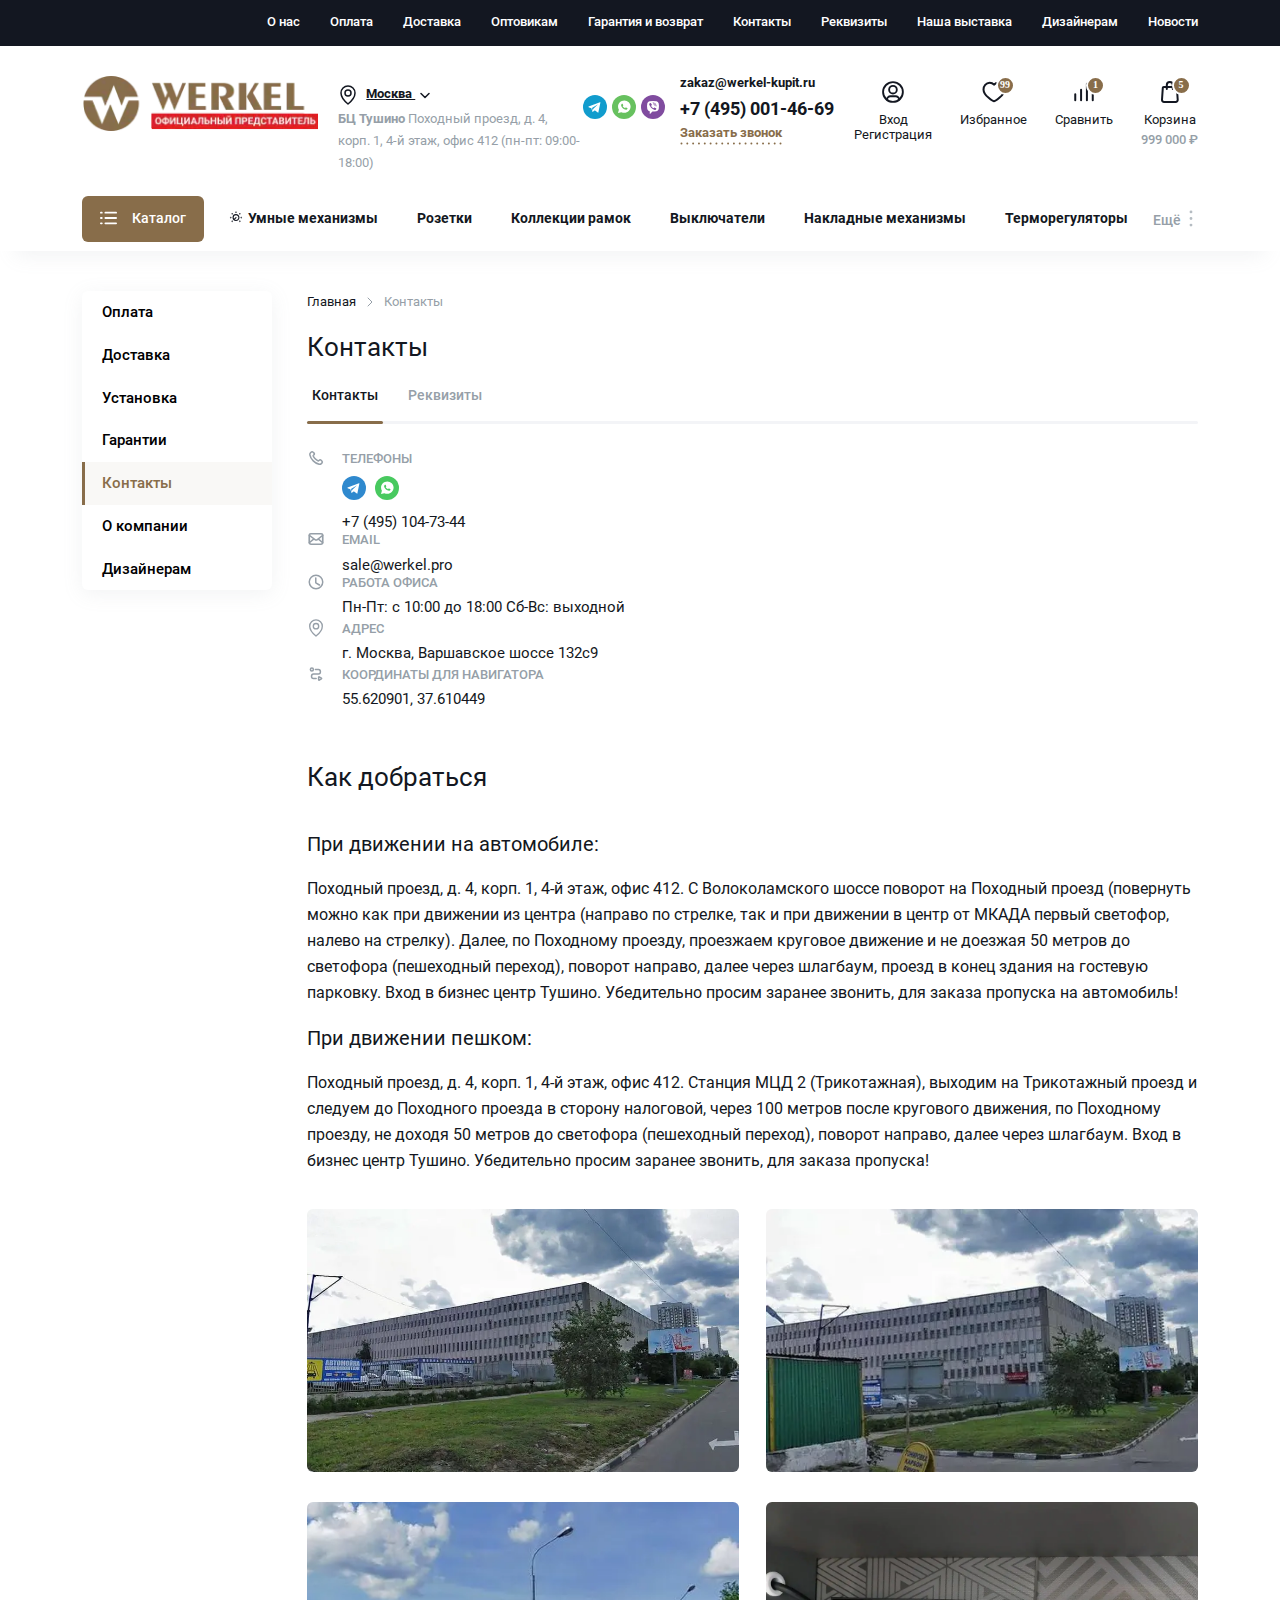
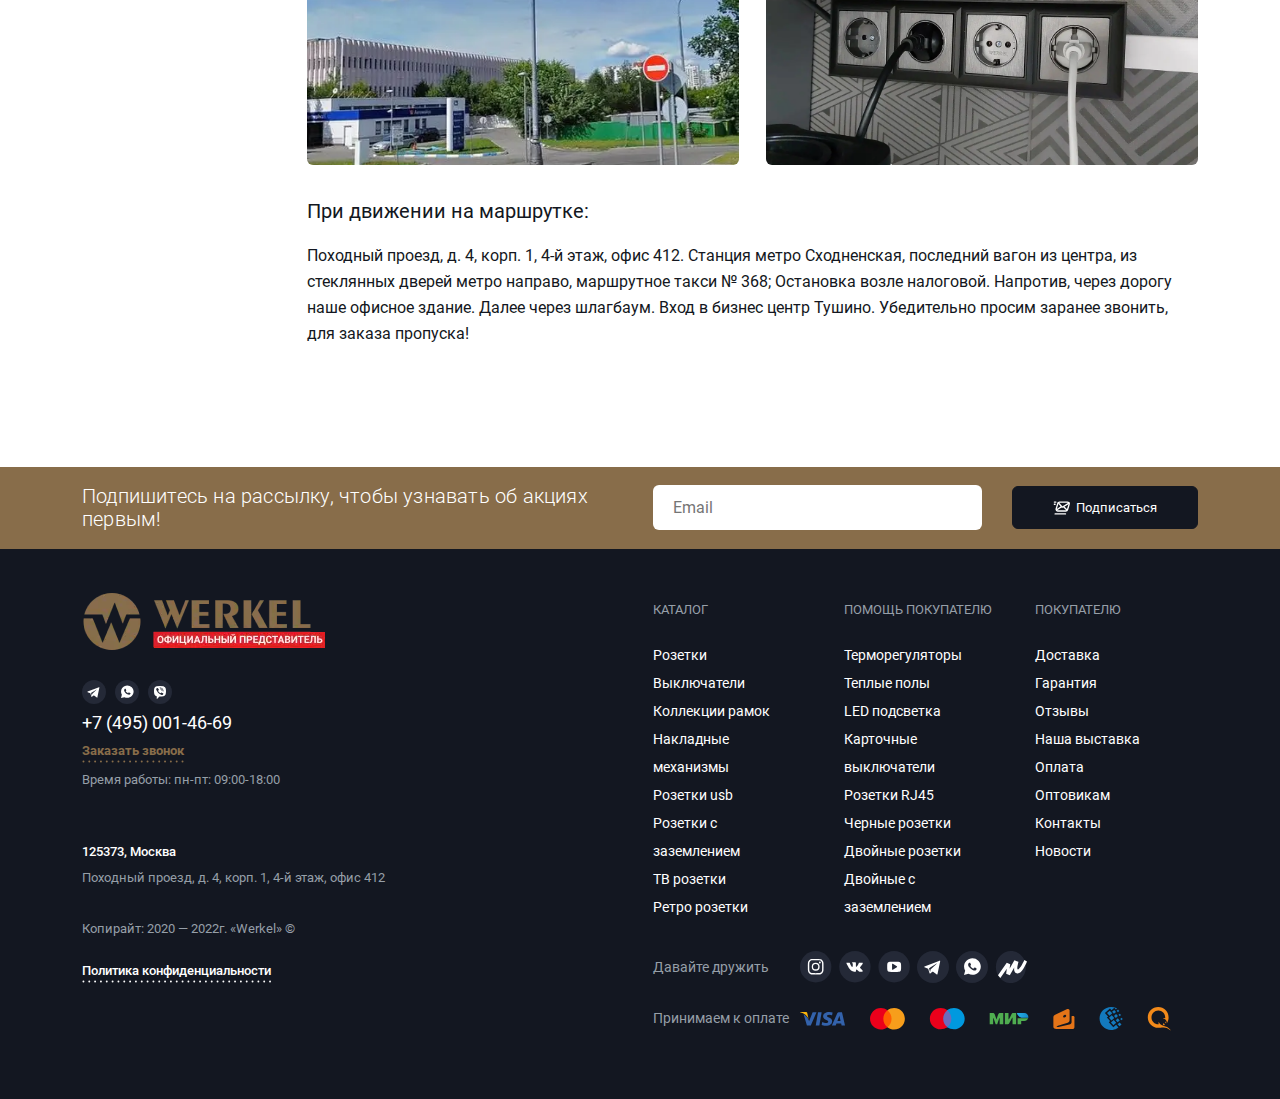
<file: docs/kontakty.html>
<!DOCTYPE html>
<html lang="ru">
    <head>
	<title>Контакты</title>
	<meta charset="UTF-8">

	<link rel="shortcut icon" href="favicon.ico">
	<meta name="viewport" content="width=device-width, initial-scale=1.0">

	<link rel="stylesheet" href="files/libs/swiper-bundle.min.css?_v=20221219150611"/>
	<link rel="stylesheet" href="files/libs/ion.rangeSlider.min.css?_v=20221219150611"/>
	<link rel="stylesheet" href="files/libs/fancybox.min.css?_v=20221219150611"/>

	<link rel="stylesheet" href="files/libs/not-copy/jquery-ui.min.css?_v=20221219150611"/>

	<link rel="stylesheet" href="css/style.min.css?_v=20221219150611">

</head>
    <body>
        <div class="wrapper">
            <header class="header">
	<div class="header__top top-header">
		<div class="top-header__content container">
			<div class="top-header__menu menu-top"  data-da=".catalog-header__for-mb-menu,991,10">
				<nav class="menu-top__body">
					<ul class="menu-top__list">
						<!-- Активный пункт меню/текущая страница должны быть в span -->
						<li class="menu-top__item"><span class="menu-top__link">О нас</span></li>
						<li class="menu-top__item"><a href="#" class="menu-top__link">Оплата</a></li>
						<li class="menu-top__item"><a href="#" class="menu-top__link">Доставка</a></li>
						<li class="menu-top__item"><a href="#" class="menu-top__link">Оптовикам</a></li>
						<li class="menu-top__item"><a href="#" class="menu-top__link">Гарантия и возврат</a></li>
						<li class="menu-top__item"><a href="#" class="menu-top__link">Контакты</a></li>
						<li class="menu-top__item"><a href="#" class="menu-top__link">Реквизиты</a></li>
						<li class="menu-top__item"><a href="#" class="menu-top__link">Наша выставка</a></li>
						<li class="menu-top__item"><a href="#" class="menu-top__link">Дизайнерам</a></li>
						<li class="menu-top__item"><a href="#" class="menu-top__link">Новости</a></li>
					</ul>
				</nav>
			</div>
		</div>
	</div>
	<div class="header__body body-header">
		<div class="body-header__content container">
			<div class="body-header__column logo-header">
				<a class="logo-header__link" href="/">
					<picture><source srcset="img/logo.webp" type="image/webp"><img class="logo-header__icon" src="img/logo.png" alt="Логотип в шапке"></picture>
				</a>
			</div>
			<div class="body-header__column body-header__column--info body-header__column--info--js">
				<div class="body-header__info info-header">
					<div class="info-header__column info-header__column--location">
						<div class="info-header__location">
							<svg class="info-header__location-icon icon-svg">
								<use xlink:href="img/icons/sprite-icons.svg#location"></use>
							</svg>
							<a class="info-header__location-link link-modal-js" href="#city-choice" >
								Москва
								<svg class="icon-svg">
									<use xlink:href="img/icons/sprite-icons.svg#chevron"></use>
								</svg>
							</a>
						</div>
						<p class="info-header__address"><span>БЦ Тушино</span> Походный проезд, д. 4, корп. 1, 4-й этаж, офис 412 (пн-пт: 09:00-18:00)</p>
					</div>
					<div class="info-header__column info-header__column--contacts">
						<div class="info-header__messengers">
							<a href="#" class="info-header__messenger info-header__messenger--telegramm">
								<svg class="info-header__messenger-icon icon-svg">
									<use xlink:href="img/icons/sprite-icons.svg#telegramm"></use>
								</svg>
							</a>
							<a href="#" class="info-header__messenger info-header__messenger--whatsapp">
								<svg class="info-header__messenger-icon icon-svg">
									<use xlink:href="img/icons/sprite-icons.svg#whatsapp"></use>
								</svg>
							</a>
							<a href="#" class="info-header__messenger info-header__messenger--viber">
								<svg class="info-header__messenger-icon icon-svg">
									<use xlink:href="img/icons/sprite-icons.svg#viber"></use>
								</svg>
							</a>
						</div>
						<div class="info-header__contacts">
							<div class="info-header__contact">
								<a class="info-header__email-link" href="mailto:zakaz@werkel-kupit.ru" >zakaz@werkel-kupit.ru</a>
							</div>
							<div class="info-header__contact">
								<a class="info-header__phone-link" href="tel:84951234567" >+7 (495) 001-46-69</a>
							</div>						
							<a class="info-header__callback callback-link link-modal-js" href="#modal-call">
								Заказать&nbsp;звонок
								<svg class="callback-link__icon info-header__callback-icon icon-svg">
									<use xlink:href="img/icons/sprite-icons.svg#dotted"></use>
								</svg>
							</a>
						</div>
					</div>
				</div>
			</div>
			<div class="body-header__column body-header__column--links">
				<div class="body-header__links links-header">
					<a class="links-header__item" href="#">
						<div class="links-header__img">
							<svg class="links-header__icon icon-svg">
								<use xlink:href="img/icons/sprite-icons.svg#account"></use>
							</svg>
						</div>
						<div class="links-header__title">Вход<br>Регистрация</div> 						
					</a>
					<a class="links-header__item" href="#">
						<div class="links-header__img">
							<svg class="links-header__icon icon-svg">
								<use xlink:href="img/icons/sprite-icons.svg#favorites"></use>
							</svg>
							<span>99</span>
						</div>

						<div class="links-header__title">Избранное</div> 						
					</a>
					<a class="links-header__item" href="#">
						<div class="links-header__img">
							<svg class="links-header__icon icon-svg">
								<use xlink:href="img/icons/sprite-icons.svg#compare"></use>
							</svg>
							<span>1</span>
						</div>

						<div class="links-header__title">Сравнить</div> 						
					</a>
					<a class="links-header__item" href="#">
						<div class="links-header__img">
							<svg class="links-header__icon icon-svg">
								<use xlink:href="img/icons/sprite-icons.svg#cart"></use>
							</svg>
							<span>5</span>
						</div>

						<div class="links-header__title">Корзина</div> 						
						<div class="links-header__amount">999&nbsp;000&nbsp;₽</div>
					</a>
				</div>

			</div>
			<div class="body-header__column body-header__column--phone-mobile">
				<button class="body-header__phone-btn mob-phone-js" type="button">
					<svg class="body-header__phone-btn-icon icon-svg">
						<use xlink:href="img/icons/sprite-icons.svg#phone"></use>
					</svg>
				</button>
			</div>
		</div>
	</div>
	<div class="header__bottom bottom-header">
		<div class="bottom-header__content container">
			<div class="bottom-header__catalog" data-da=".body-header__content,991,3">
				<button class="bottom-header__catalog-btn catalog-btn-js" type="button" >
					<svg class="bottom-header__catalog-icon icon-svg">
						<use xlink:href="img/icons/sprite-icons.svg#catalog"></use>
					</svg>
					Каталог
				</button>
			</div>
			<div class="bottom-header__body">
				<nav class="bottom-header__nav" >
					<ul class="bottom-header__list">
						<!-- Активный пункт меню/текущая страница должны быть в span, с классом active -->
						<li class="bottom-header__item"><a href="#" class="bottom-header__link">
							<svg class="bottom-header__link-icon icon-svg">
								<use xlink:href="img/icons/sprite-icons.svg#smart-house"></use>
							</svg> Умные механизмы</a>
							<div class="bottom-header__submenu">
								<ul class="bottom-header__sublist">
									<li class="bottom-header__subitem"><a href="#" class="bottom-header__sublink">Подкатегория 1 какое-то очень длинное название категории</a></li>
									<li class="bottom-header__subitem"><a href="#" class="bottom-header__sublink">Подкатегория 2</a></li>
									<li class="bottom-header__subitem"><a href="#" class="bottom-header__sublink">Подкатегория 3</a></li>
									<li class="bottom-header__subitem"><a href="#" class="bottom-header__sublink">Подкатегория 4</a></li>
									<li class="bottom-header__subitem"><a href="#" class="bottom-header__sublink">Подкатегория 5</a></li>
								</ul>
							</div>
						</li>
						<li class="bottom-header__item"><a href="#" class="bottom-header__link">Розетки</a>
							<div class="bottom-header__submenu">
								<ul class="bottom-header__sublist">
									<li class="bottom-header__subitem"><a href="#" class="bottom-header__sublink">Подкатегория 1</a></li>
									<li class="bottom-header__subitem"><a href="#" class="bottom-header__sublink">Подкатегория 2</a></li>
									<li class="bottom-header__subitem"><a href="#" class="bottom-header__sublink">Подкатегория 3</a></li>
									<li class="bottom-header__subitem"><a href="#" class="bottom-header__sublink">Подкатегория 4</a></li>
									<li class="bottom-header__subitem"><a href="#" class="bottom-header__sublink">Подкатегория 5</a></li>
								</ul>
							</div>
						</li>
						<li class="bottom-header__item"><a href="#" class="bottom-header__link">Коллекции рамок</a>
							<div class="bottom-header__submenu">
								<ul class="bottom-header__sublist">
									<li class="bottom-header__subitem"><a href="#" class="bottom-header__sublink">Подкатегория 1</a></li>
									<li class="bottom-header__subitem"><a href="#" class="bottom-header__sublink">Подкатегория 2</a></li>
									<li class="bottom-header__subitem"><a href="#" class="bottom-header__sublink">Подкатегория 3</a></li>
									<li class="bottom-header__subitem"><a href="#" class="bottom-header__sublink">Подкатегория 4</a></li>
									<li class="bottom-header__subitem"><a href="#" class="bottom-header__sublink">Подкатегория 5</a></li>
								</ul>
							</div>
						</li>
						<li class="bottom-header__item"><a href="#" class="bottom-header__link">Выключатели</a>
							<div class="bottom-header__submenu">
								<ul class="bottom-header__sublist">
									<li class="bottom-header__subitem"><a href="#" class="bottom-header__sublink">Подкатегория 1</a></li>
									<li class="bottom-header__subitem"><a href="#" class="bottom-header__sublink">Подкатегория 2</a></li>
									<li class="bottom-header__subitem"><a href="#" class="bottom-header__sublink">Подкатегория 3</a></li>
									<li class="bottom-header__subitem"><a href="#" class="bottom-header__sublink">Подкатегория 4</a></li>
									<li class="bottom-header__subitem"><a href="#" class="bottom-header__sublink">Подкатегория 5</a></li>
								</ul>
							</div>
						</li>
						<li class="bottom-header__item"><a href="#" class="bottom-header__link">Накладные механизмы</a>
							<div class="bottom-header__submenu">
								<ul class="bottom-header__sublist">
									<li class="bottom-header__subitem"><a href="#" class="bottom-header__sublink">Подкатегория 1</a></li>
									<li class="bottom-header__subitem"><a href="#" class="bottom-header__sublink">Подкатегория 2</a></li>
									<li class="bottom-header__subitem"><a href="#" class="bottom-header__sublink">Подкатегория 3</a></li>
									<li class="bottom-header__subitem"><a href="#" class="bottom-header__sublink">Подкатегория 4</a></li>
									<li class="bottom-header__subitem"><a href="#" class="bottom-header__sublink">Подкатегория 5</a></li>
								</ul>
							</div>
						</li>
						<li class="bottom-header__item"><a href="#" class="bottom-header__link">Терморегуляторы</a>
							<div class="bottom-header__submenu">
								<ul class="bottom-header__sublist">
									<li class="bottom-header__subitem"><a href="#" class="bottom-header__sublink">Подкатегория 1</a></li>
									<li class="bottom-header__subitem"><a href="#" class="bottom-header__sublink">Подкатегория 2</a></li>
									<li class="bottom-header__subitem"><a href="#" class="bottom-header__sublink">Подкатегория 3</a></li>
									<li class="bottom-header__subitem"><a href="#" class="bottom-header__sublink">Подкатегория 4</a></li>
									<li class="bottom-header__subitem"><a href="#" class="bottom-header__sublink">Подкатегория 5</a></li>
								</ul>
							</div>
						</li>
					</ul>
				</nav>
				<a href="#" class="bottom-header__more-link">
					Ещё
					<svg class="bottom-header__more-icon icon-svg">
						<use xlink:href="img/icons/sprite-icons.svg#vertical-more"></use>
					</svg>
				</a>
			</div>
			<div class="bottom-header__important">
				<svg class="bottom-header__important-icon icon-svg">
					<use xlink:href="img/icons/sprite-icons.svg#stop"></use>
				</svg>
				Остерегайтесь подделок
			</div>
		</div>
	</div>
	<div class="header__catalog catalog-header">
		<div class="catalog-header__container container">
			<div class="catalog-header__content">			
				<button class="catalog-header__close-btn catalog-header__close-btn--js" type="button">
					<svg class="catalog-header__close-btn-icon icon-svg">
						<use xlink:href="img/icons/sprite-icons.svg#close"></use>
					</svg>
				</button>
				<ul class="catalog-header__list">
					<li class="catalog-header__item"><span class="catalog-header__link active">Розетки Werkel</span></li>
					<li class="catalog-header__item"><a href="#" class="catalog-header__link">Выключатели Werkel</a></li>
					<li class="catalog-header__item"><a href="#" class="catalog-header__link">Рамки Favorit</a></li>
					<li class="catalog-header__item"><a href="#" class="catalog-header__link">Рамки Snabb</a></li>
					<li class="catalog-header__item"><a href="#" class="catalog-header__link">Рамки Palacio</a></li>
					<li class="catalog-header__item"><a href="#" class="catalog-header__link">Рамки Antik</a></li>
					<li class="catalog-header__item"><a href="#" class="catalog-header__link">Рамки Stark</a></li>
					<li class="catalog-header__item"><a href="#" class="catalog-header__link">Рамки Stream</a></li>
					<li class="catalog-header__item"><a href="#" class="catalog-header__link">Рамки Elite</a></li>
					<li class="catalog-header__item"><a href="#" class="catalog-header__link">Рамки Platinum</a></li>
					<li class="catalog-header__item"><a href="#" class="catalog-header__link">Рамки Acrylic</a></li>
					<li class="catalog-header__item"><a href="#" class="catalog-header__link">Рамки Aluminium</a></li>
					<li class="catalog-header__item"><a href="#" class="catalog-header__link">Рамки Fiore</a></li>
					<li class="catalog-header__item"><a href="#" class="catalog-header__link">Рамки Hammer</a></li>
					<li class="catalog-header__item"><a href="#" class="catalog-header__link">Рамки Diamant</a></li>
					<li class="catalog-header__item"><a href="#" class="catalog-header__link">Рамки Metallic</a></li>
					<li class="catalog-header__item"><a href="#" class="catalog-header__link">Werkel Retro</a></li>
					<li class="catalog-header__item"><a href="#" class="catalog-header__link">Накладные механизмы</a></li>
					<li class="catalog-header__item"><a href="#" class="catalog-header__link">Удлинители</a></li>
					<li class="catalog-header__item"><a href="#" class="catalog-header__link">Терморегуляторы</a></li>
					<li class="catalog-header__item"><a href="#" class="catalog-header__link">Клеммы соединительные</a></li>
				</ul>
				<div class="catalog-header__for-mb-menu"></div>
			</div>			
		</div>
	</div>
</header>
            <main class="page">
                <div class="container">
                    <div class="page__row">
                        <aside class="page__sidebar sidebar">
                            <nav class="sidebar__menu menu-sidebar">
                                <ul class="menu-sidebar__list">
                                    <!-- Активный пункт меню/текущая страница должны быть в span с классом active -->
                                    <li class="menu-sidebar__item">
                                        <a class="menu-sidebar__link" href="#">Оплата</a>
                                    </li>
                                    <li class="menu-sidebar__item">
                                        <a class="menu-sidebar__link" href="#">Доставка</a>
                                    </li>
                                    <li class="menu-sidebar__item">
                                        <a class="menu-sidebar__link" href="#">Установка</a>
                                    </li>
                                    <li class="menu-sidebar__item">
                                        <a class="menu-sidebar__link" href="#">Гарантии</a>
                                    </li>
                                    <li class="menu-sidebar__item">
                                        <span class="menu-sidebar__link active">Контакты</span>
                                    </li>
                                    <li class="menu-sidebar__item">
                                        <a class="menu-sidebar__link" href="#">О компании</a>
                                    </li>
                                    <li class="menu-sidebar__item">
                                        <a class="menu-sidebar__link" href="#">Дизайнерам</a>
                                    </li>
                                </ul>
                            </nav>
                        </aside>
                        <div class="page__body">
                            <nav class="page__breadcrumbs breadcrumbs" aria-label="breadcrumb">
                                <ol class="breadcrumbs__list">
                                    <li class="breadcrumbs__item">
                                        <a href="/">Главная</a>
                                    </li>
                                    <li class="breadcrumbs__item">
                                        <span>Контакты</span>
                                    </li>                                    
                                </ol>                                
                            </nav>
                            <div class="page__head">
                                <h1>Контакты</h1>
                            </div>
                            <div class="tabs main-tabs contacts">
                                <div class="tabs__caption main-tabs__caption">
                                    <button class="tabs__btn main-tabs__btn active" type="button">Контакты</button>
                                    <button class="tabs__btn main-tabs__btn" type="button">Реквизиты</button>
                                </div>
                                <div class="tabs__wrap  main-tabs__wrap">
                                    <div class="tabs__content main-tabs__content active">
                                        <div class="contacts__row">
                                            <div class="contacts__col contacts__col--info">
                                                <div class="contacts-info">
                                                    <div class="contacts-info__item">
                                                        <div class="contacts-info__title">
                                                            <svg class="contacts-info__title-icon icon-svg">
                                                                <use xlink:href="img/icons/sprite-icons.svg#phone-2"></use>
                                                            </svg>
                                                            Телефоны
                                                        </div>
                                                        <div class="contacts-info__messengers messengers">
                                                            <a class="messengers__item messengers__item--telegramm" href="#">
                                                                <svg class="messengers__item-icon icon-svg">
                                                                    <use xlink:href="img/icons/sprite-icons.svg#telegramm"></use>
                                                                </svg>
                                                            </a>
                                                            <a class="messengers__item messengers__item--whatsapp" href="#">
                                                                <svg class="messengers__item-icon icon-svg">
                                                                    <use xlink:href="img/icons/sprite-icons.svg#whatsapp"></use>
                                                                </svg>
                                                            </a>
                                                        </div>
                                                        <a class="contacts-info__text phone-item__link" href="tel:84951047344" >+7 (495) 104-73-44</a>
                                                    </div>
                                                    <div class="contacts-info__item">
                                                        <div class="contacts-info__title">
                                                            <svg class="contacts-info__title-icon icon-svg">
                                                                <use xlink:href="img/icons/sprite-icons.svg#email"></use>
                                                            </svg>
                                                            Email
                                                        </div>
                                                        <a class="contacts-info__text phone-item__link" href="mailto:sale@werkel.pro" >sale@werkel.pro</a>
                                                    </div>
                                                    <div class="contacts-info__item">
                                                        <div class="contacts-info__title">
                                                            <svg class="contacts-info__title-icon icon-svg">
                                                                <use xlink:href="img/icons/sprite-icons.svg#time"></use>
                                                            </svg>
                                                            Работа офиса
                                                        </div>
                                                        <div class="contacts-info__text">Пн-Пт: с 10:00 до 18:00 Сб-Вс: выходной</div>
                                                        
                                                    </div>
                                                    <div class="contacts-info__item">
                                                        <div class="contacts-info__title">
                                                            <svg class="contacts-info__title-icon icon-svg">
                                                                <use xlink:href="img/icons/sprite-icons.svg#location"></use>
                                                            </svg>
                                                            Адрес
                                                        </div>
                                                        <div class="contacts-info__text">г. Москва, Варшавское шоссе 132с9</div>
                                                        
                                                    </div>
                                                    <div class="contacts-info__item">
                                                        <div class="contacts-info__title">
                                                            <svg class="contacts-info__title-icon icon-svg">
                                                                <use xlink:href="img/icons/sprite-icons.svg#route"></use>
                                                            </svg>
                                                            Координаты для навигатора
                                                        </div>
                                                        <div class="contacts-info__text">55.620901, 37.610449
                                                        </div>
                                                        
                                                    </div>

                                                </div>
                                            </div>
                                            <div class="contacts__col contacts__col--img">
                                                <div class="contacts__map">
                                                    <script type="text/javascript" charset="utf-8" async src="https://api-maps.yandex.ru/services/constructor/1.0/js/?um=constructor%3Ac72eee446f42ef1b32d1404e13f6c9d4f59d90574e277a8a12331506682c35d3&amp;width=100%25&amp;height=700&amp;lang=ru_RU&amp;scroll=true&_v=20221219150611"></script>
                                                </div>
                                            </div>

                                        </div>
                                                                                
                                        <div class="page__text">

                                            <div class="section-title">
                                                Как добраться
                                            </div>
                                            <div class="text-subtitle">
                                                При движении на автомобиле:
                                            </div>
                                            <p>Походный проезд, д. 4, корп. 1, 4-й этаж, офис 412. С Волоколамского шоссе поворот на Походный проезд (повернуть можно как при движении из центра (направо по стрелке, так и при движении в центр от МКАДА первый светофор, налево на стрелку). Далее, по Походному проезду, проезжаем круговое движение и не доезжая 50 метров до светофора (пешеходный переход), поворот направо, далее через шлагбаум, проезд в конец здания на гостевую парковку. Вход в бизнес центр Тушино. Убедительно просим заранее звонить, для заказа пропуска на автомобиль!</p>                                            
                                            <div class="text-subtitle">
                                                При движении пешком:
                                            </div>
                                            <p>Походный проезд, д. 4, корп. 1, 4-й этаж, офис 412. Станция МЦД 2 (Трикотажная), выходим на Трикотажный проезд и следуем до Походного проезда в сторону налоговой, через 100 метров после кругового движения, по Походному проезду, не доходя 50 метров до светофора (пешеходный переход), поворот направо, далее через шлагбаум. Вход в бизнес центр Тушино. Убедительно просим заранее звонить, для заказа пропуска!</p>
                                            <div class="contacts__photo gallery">
                                                <div class="gallery__wrapper">
                                                    <div class="gallery__item">
                                                        <picture>
                                                            <source type="image/webp" srcset="img/contacts/contacts-1.webp">
                                                            <img class="gallery__img" src="img/contacts/contacts-1.jpg" alt="Фото магазина">
                                                        </picture>
                                                    </div>                                                    
                                                    <div class="gallery__item">
                                                        <picture>
                                                            <source type="image/webp" srcset="img/contacts/contacts-2.webp">
                                                            <img class="gallery__img" src="img/contacts/contacts-2.jpg" alt="Фото магазина 2">
                                                        </picture>
                                                    </div>                                                    
                                                    <div class="gallery__item">
                                                        <picture>
                                                            <source type="image/webp" srcset="img/contacts/contacts-3.webp">
                                                            <img class="gallery__img" src="img/contacts/contacts-3.jpg" alt="Фото магазина 3">
                                                        </picture>
                                                    </div>                                                    
                                                    <div class="gallery__item">
                                                        <picture>
                                                            <source type="image/webp" srcset="img/contacts/contacts-4.webp">
                                                            <img class="gallery__img" src="img/contacts/contacts-4.jpg" alt="Фото магазина 4">
                                                        </picture>
                                                    </div>                                                    
                                                </div>
                                            </div>
                                            <div class="text-subtitle">
                                                При движении на маршрутке:
                                            </div>
                                            <p>Походный проезд, д. 4, корп. 1, 4-й этаж, офис 412. Станция метро Сходненская, последний вагон из центра, из стеклянных дверей метро направо, маршрутное такси № 368; Остановка возле налоговой. Напротив, через дорогу наше офисное здание. Далее через шлагбаум. Вход в бизнес центр Тушино. Убедительно просим заранее звонить, для заказа пропуска!</p>
                                            <div class="contacts__wide-map wide-map">
                                                <script type="text/javascript" charset="utf-8" async src="https://api-maps.yandex.ru/services/constructor/1.0/js/?um=constructor%3Ac72eee446f42ef1b32d1404e13f6c9d4f59d90574e277a8a12331506682c35d3&amp;width=100%25&amp;height=700&amp;lang=ru_RU&amp;scroll=true&_v=20221219150611"></script>
                                            </div>
                                        </div>
                                    </div> 
                                    <div class="tabs__content main-tabs__content">
                                        <div class="contacts__row">
                                            <div class="contacts__col contacts__col--info">
                                                <div class="contacts-info">
                                                    <div class="contacts-info__item">
                                                        <div class="contacts-info__title">
                                                            ООО Название магазина
                                                        </div>
                                                        <div class="contacts-info__requisites requisites">
                                                            <div class="requisites__row">
                                                                <div class="requisites__col requisites__col--val">
                                                                    7726465464
                                                                </div>
                                                                <div class="requisites__col requisites__col--key">
                                                                    ИНН
                                                                </div>
                                                            </div>
                                                            <div class="requisites__row">
                                                                <div class="requisites__col requisites__col--val">
                                                                    772601001
                                                                </div>
                                                                <div class="requisites__col requisites__col--key">
                                                                    КПП
                                                                </div>
                                                            </div>
                                                            <div class="requisites__row">
                                                                <div class="requisites__col requisites__col--val">
                                                                    317774600173672
                                                                </div>
                                                                <div class="requisites__col requisites__col--key">
                                                                    ОГРН
                                                                </div>
                                                            </div>
                                                            <div class="requisites__row">
                                                                <div class="requisites__col requisites__col--val">
                                                                    40702810801500070767
                                                                </div>
                                                                <div class="requisites__col requisites__col--key">
                                                                    Расчетный счет
                                                                </div>
                                                            </div>
                                                            <div class="requisites__row">
                                                                <div class="requisites__col requisites__col--val">
                                                                    "ФК ОТКРЫТИЕ"
                                                                </div>
                                                                <div class="requisites__col requisites__col--key">
                                                                    Название банка
                                                                </div>
                                                            </div>
                                                            <div class="requisites__row">
                                                                <div class="requisites__col requisites__col--val">
                                                                    044525999
                                                                </div>
                                                                <div class="requisites__col requisites__col--key">
                                                                    БИК
                                                                </div>
                                                            </div>
                                                            <div class="requisites__row">
                                                                <div class="requisites__col requisites__col--val">
                                                                    30101810845250000999
                                                                </div>
                                                                <div class="requisites__col requisites__col--key">
                                                                    Корреспондентский счет
                                                                </div>
                                                            </div>
                                                            <div class="requisites__row">
                                                                <div class="requisites__col requisites__col--val">
                                                                    Сергета Виктор Викторович
                                                                </div>
                                                                <div class="requisites__col requisites__col--key">
                                                                    Генеральный директор
                                                                </div>
                                                            </div>
                                                        </div>
                                                    </div>
                                                </div>
                                                
                                                
                                            </div>
                                            <div class="contacts__col contacts__col--img">
                                                <div class="gallery__item contacts-info__gallery__item">
                                                    <picture>
                                                        <source type="image/webp" srcset="img/contacts/promo.webp">
                                                        <img class="gallery__img" src="img/contacts/promo.jpg" alt="Фото Бизнес-центра">
                                                    </picture>
                                                </div>  
                                            </div>

                                        </div>
                                    </div> 
                                </div>

                            </div>
                        </div>
                    </div>

                    

                </div><!-- /container -->  

                
            </main>
            <footer class="footer">
	<div class="button-up"></div>
	<div class="footer__top top-footer">
		<div class="container">
			<form class="top-footer__form subscribe-form"  >
				<div class="subscribe-form__title">
					Подпишитесь на рассылку, чтобы узнавать об акциях первым!
				</div>
				<div class="subscribe-form__input-wrap">
					<input class="subscribe-form__input main-input" name="email" type="email" placeholder="Email" required>
					<button class="subscribe-form__btn main-button" type="submit">
						<svg class="main-button__icon icon-svg">
							<use xlink:href="img/icons/sprite-icons.svg#subscribe"></use>
						</svg>
						Подписаться</button>
				</div>
			</form>
		</div>
	</div>
	<div class="footer__body">
		<div class="body-footer  container">
			<div class="body-footer__col footer-info">
				<div class="body-header__column logo-header">
					
				</div>
				<div class="body-footer__logo logo-footer">
					<a class="logo-footer__link" href="/">
						<picture><source srcset="img/logo.webp" type="image/webp"><img src="img/logo.png" alt="Логотип в футере"></picture>
					</a>					
				</div>
				<div class="footer-info__messenger">
					<a class="footer-info__messenger-link" href="#" >
						<svg class="footer-info__messenger-icon icon-svg">
							<use xlink:href="img/icons/sprite-icons.svg#telegramm"></use>
						</svg>
					</a>
					<a class="footer-info__messenger-link" href="#" >
						<svg class="footer-info__messenger-icon icon-svg">
							<use xlink:href="img/icons/sprite-icons.svg#whatsapp"></use>
						</svg>
					</a>	
					<a class="footer-info__messenger-link" href="#" >
						<svg class="footer-info__messenger-icon icon-svg">
							<use xlink:href="img/icons/sprite-icons.svg#viber"></use>
						</svg>
					</a>	
				</div>
				<div class="footer-info__phones phones-footer">
					<a class="phones-footer__link phone-item__link" href="tel:84951234567" >+7 (495) 001-46-69</a>
					<a class="phones-footer__callback callback-link link-modal-js" href="#modal-call">
						Заказать&nbsp;звонок
						<svg class="callback-link__icon icon-svg">
							<use xlink:href="img/icons/sprite-icons.svg#dotted"></use>
						</svg>
					</a>
					<div class="phones-footer__time text-footer">
						Время работы: пн-пт: 09:00-18:00
					</div>
				</div>
				<div class="footer-info__location">
					<div class="footer-info__location-title">
						125373, Москва
					</div>
					<div class="footer-info__location-text text-footer">
						Походный проезд, д. 4, корп. 1, 4-й этаж, офис 412
					</div>			
				</div>
				<div class="footer-info__copyright text-footer" data-da=".footer-menu__copy-for-mobile,991,last">
					Копирайт: 2020 — 2022г. «Werkel» ©
				</div>
				<a class="footer-info__politics politics-link" href="#" data-da=".footer-menu__copy-for-mobile,991,first">
					Политика конфиденциальности
					<svg class="politics-link__icon icon-svg">
						<use xlink:href="img/icons/sprite-icons.svg#dotted-2"></use>
					</svg>
				</a>
	
			</div>
			<div class="body-footer__col footer-menu">
				<div class="footer-menu__wrap">
					<div class="footer-menu__item">
						<div class="footer-menu__title">
							Каталог
						</div>
						<nav>
							<ul class="footer-menu__list">
								<!-- Активный пункт меню/текущая страница должны быть в span с классом active -->
								<li class="footer-menu__list-item"><a class="footer-menu__link" href="#" >Розетки</a></li>
								<li class="footer-menu__list-item"><a class="footer-menu__link" href="#" >Выключатели</a></li>
								<li class="footer-menu__list-item"><a class="footer-menu__link" href="#" >Коллекции рамок</a></li>
								<li class="footer-menu__list-item"><a class="footer-menu__link" href="#" >Накладные механизмы</a></li>
								<li class="footer-menu__list-item"><a class="footer-menu__link" href="#" >Розетки usb </a></li>
								<li class="footer-menu__list-item"><a class="footer-menu__link" href="#" >Розетки с заземлением</a></li>
								<li class="footer-menu__list-item"><a class="footer-menu__link" href="#" >ТВ розетки</a></li>
								<li class="footer-menu__list-item"><a class="footer-menu__link" href="#" >Ретро розетки</a></li>
							</ul>
						</nav>
					</div>
					<div class="footer-menu__item">
						<div class="footer-menu__title">
							Помощь покупателю
						</div>
						<nav>
							<ul class="footer-menu__list">
								<li class="footer-menu__list-item"><a class="footer-menu__link" href="/" >Терморегуляторы</a></li>
								<li class="footer-menu__list-item"><a class="footer-menu__link" href="#" >Теплые полы</a></li>
								<li class="footer-menu__list-item"><a class="footer-menu__link" href="#" >LED подсветка</a></li>
								<li class="footer-menu__list-item"><a class="footer-menu__link" href="#" >Карточные выключатели</a></li>
								<li class="footer-menu__list-item"><a class="footer-menu__link" href="#" >Розетки RJ45</a></li>
								<li class="footer-menu__list-item"><a class="footer-menu__link" href="#" >Черные розетки</a></li>
								<li class="footer-menu__list-item"><a class="footer-menu__link" href="#" >Двойные розетки</a></li>
								<li class="footer-menu__list-item"><a class="footer-menu__link" href="#" >Двойные с заземлением</a></li>
							</ul>					 
						</nav>
					</div>
					<div class="footer-menu__item">
						<div class="footer-menu__title">
							Покупателю
						</div>
						<nav>
							<ul class="footer-menu__list">
								<li class="footer-menu__list-item"><a class="footer-menu__link" href="#" >Доставка</a></li>
								<li class="footer-menu__list-item"><a class="footer-menu__link" href="#" >Гарантия</a></li>
								<li class="footer-menu__list-item"><a class="footer-menu__link" href="#" >Отзывы</a></li>
								<li class="footer-menu__list-item"><a class="footer-menu__link" href="#" >Наша выставка</a></li>
								<li class="footer-menu__list-item"><a class="footer-menu__link" href="#" >Оплата</a></li>
								<li class="footer-menu__list-item"><a class="footer-menu__link" href="#" >Оптовикам</a></li>
								<li class="footer-menu__list-item"><a class="footer-menu__link" href="#" >Контакты</a></li>
								<li class="footer-menu__list-item"><a class="footer-menu__link" href="#" >Новости</a></li>
							</ul>
						</nav>
					</div>
				</div>
				<div class="footer-menu__links-wrap">
					<div class="footer-menu__links-block links-block">
						<div class="links-block__title">
							Давайте дружить
						</div>
						<div class="links-block__icons">
							<a class="links-block__link" href="#" >
								<svg class="links-block__icon icon-svg">
									<use xlink:href="img/icons/sprite-icons.svg#instagram"></use>
								</svg>
							</a>
							<a class="links-block__link" href="#" >
								<svg class="links-block__icon icon-svg">
									<use xlink:href="img/icons/sprite-icons.svg#vk"></use>
								</svg>
							</a>
							<a class="links-block__link" href="#" >
								<svg class="links-block__icon icon-svg">
									<use xlink:href="img/icons/sprite-icons.svg#youtube"></use>
								</svg>
							</a>
							<a class="links-block__link" href="#" >
								<svg class="links-block__icon icon-svg">
									<use xlink:href="img/icons/sprite-icons.svg#telegramm"></use>
								</svg>
							</a>
							<a class="links-block__link" href="#" >
								<svg class="links-block__icon icon-svg">
									<use xlink:href="img/icons/sprite-icons.svg#whatsapp"></use>
								</svg>
							</a>
							<a class="links-block__link" href="#" >
								<svg class="links-block__icon icon-svg">
									<use xlink:href="img/icons/sprite-icons.svg#yandex-market"></use>
								</svg>
							</a>
						</div>
					</div>
					<div class="footer-menu__links-block links-block">
						<div class="links-block__title">
							Принимаем к оплате
						</div>
						<div class="links-block__icons">
							<img class="links-block__img" src="img/pay/visa.svg" alt="Виза">
							<img class="links-block__img" src="img/pay/mastercard.svg" alt="Mastercard">
							<img class="links-block__img" src="img/pay/maestro.svg" alt="Maestro">
							<img class="links-block__img" src="img/pay/mir.svg" alt="Мир">
							<img class="links-block__img" src="img/pay/yandex.svg" alt="Яндекс">
							<img class="links-block__img" src="img/pay/webmoney.svg" alt="Webmoney">
							<img class="links-block__img" src="img/pay/qiwi.svg" alt="Виза">
						</div>
					</div>
				</div>				
				<div class="footer-menu__copy-for-mobile"></div>
			</div>
		</div>

	</div>


</footer>

<!-- Modals-->
<div class="modal modal--call" id="modal-call" style="display: none">
	<div class="modal__title">
		Обратный звонок
	</div>
	<div class="modal__text">
		Укажите контактный контактный телефон, и мы перезвоним вам в ближайшее время
	</div>
	<form class="modal__form-call form-call" >
		<input class="form-call__input custom-text-input" name="Телефон" type="tel" placeholder="+7 (___) ___-__-__" required="required"/>
		<input class="form-call__input custom-text-input" name="Имя" type="text" placeholder="Ваше имя" required="required"/>
		<button class="form-call__btn secondary-btn" type="submit">Отправить</button>
	</form>
	<div class="modal__polite">
		Нажимая кнопку “Отправить”, Вы даете свое согласие на <a href="#">обработку персональных данных</a> и соглашаетесь с <a href="#">Политикой конфиденциальности</a>
	</div>

</div>

<div class="modal modal--call" id="modal-call-analog" style="display: none">
	<div class="modal__title">
		Подобрать аналог
	</div>
	<div class="modal__text">
		Укажите контактный контактный телефон, и мы перезвоним вам в ближайшее время
	</div>
	<form class="modal__form-call form-call" >
		<input class="form-call__input custom-text-input" name="Телефон" type="tel" placeholder="+7 (___) ___-__-__" required="required"/>
		<input class="form-call__input custom-text-input" name="Имя" type="text" placeholder="Ваше имя" required="required"/>
		<button class="form-call__btn secondary-btn" type="submit">Отправить</button>
	</form>
	<div class="modal__polite">
		Нажимая кнопку “Отправить”, Вы даете свое согласие на <a href="#">обработку персональных данных</a> и соглашаетесь с <a href="#">Политикой конфиденциальности</a>
	</div>

</div>

<div class="modal modal--call" id="modal-call-reduce-price" style="display: none">
	<div class="modal__title">
		Нашли дешевле?<br>Снизим цену!
	</div>
	<div class="modal__text">
		Укажите ссылку на этот товар в другом магазине, и мы сделаем Вам более выгодное предложение.
	</div>
	<form class="modal__form-call form-call" >
		<input class="form-call__input custom-text-input" name="Телефон" type="tel" placeholder="+7 (___) ___-__-__" required="required"/>
		<input class="form-call__input custom-text-input" name="Имя" type="text" placeholder="Ваше имя" required="required"/>
		<input class="form-call__input custom-text-input" name="Ссылка" type="text" placeholder="https://" required="required"/>
		<button class="form-call__btn secondary-btn" type="submit">Отправить</button>
	</form>
	<div class="modal__polite">
		Нажимая кнопку “Отправить”, Вы даете свое согласие на <a href="#">обработку персональных данных</a> и соглашаетесь с <a href="#">Политикой конфиденциальности</a>
	</div>
</div>

<div class="modal modal--call" id="modal-call-credit" style="display: none">
	<div class="modal__title">
		Купить в рассрочку.
	</div>
	<div class="modal__text">
		При покупке данного товара вы можете воспользоваться рассрочкой.
	</div>
	<div class="modal__polite">
		Узнать подробнее об <a href="#">условиях рассрочки</a>.
	</div>
</div>

<div class="modal modal--order" id="one-click-order" style="display: none">
	<div class="modal__title">
		Оформление быстрого заказа
	</div>
	<div class="modal__text">
		Оставьте свои контактные данные и наш менеджер перезвонит вам в рабочее время и уточнит все детали
	</div>
	<form class="modal__form-order form-order" >
		<div class="form-order__product product-form">
			<div class="product-form__img-wrap">
				<picture><source srcset="img/product-1.webp" type="image/webp"><img class="product-form__img" src="img/product-1.jpg" alt=""></picture>
			</div>
			<div class="product-form__body">
				<div class="product-form__title">
					Розетка с заземлением, шторками и USB тип A+C
				</div>
				<div class="product-form__vendor">
					Код товара: 645839-5835
				</div>
				<div class="product-form__price-block">
					<div class="product-form__price-wrap">
						<!-- <div class="product-form__price">
							41 900 <span>₽</span>
						</div> -->
						<div class="product-form__price product-form__price--new">
							41 900 <span>₽</span>
						</div>
						<div class="product-form__price product-form__price--old">
							60 900 <span>₽</span>
						</div>
					</div>				
					<div class="product-form__counter custom-counter">       
						<button class="custom-counter__btn custom-counter__btn--minus" type="button" disabled="disabled" data-type="minus" >
							<svg class="custom-counter__btn-icon icon-svg">
								<use xlink:href="img/icons/sprite-icons.svg#minus"></use>
							</svg>
						</button>
						<input class="custom-counter__input" type="text" name="count" value="1">
						<button  class="custom-counter__btn custom-counter__btn--plus" type="button" data-type="plus">
							<svg class="custom-counter__btn-icon icon-svg">
								<use xlink:href="img/icons/sprite-icons.svg#plus"></use>
							</svg>
						</button>                                        
					</div>
				</div>
			</div>
			
		</div>
		<div class="form-order__phone-block">
			<input class="form-order__input custom-text-input" name="Телефон" type="tel" placeholder="+7 (___) ___-__-__" required="required"/>
			<button class="form-order__btn secondary-btn" type="submit">Оформить заказ</button>
		</div>		
	</form>
</div>

<div class="modal modal--city" id="city-choice" style="display: none">
	<div class="modal__title">
		Выберите ваш город
	</div>
	<div class="city-choice" >
		<div class="city-choice__main-cities">
			<div class="city-choice__main-city">
				Москва
			</div>
			<div class="city-choice__main-city">
				Санкт-Петербург
			</div>
		</div>
		<div class="city-choice__search search-city">
			<div class="search-city__title">
				Укажите город
			</div>
			<form class="search-city__form">
				<input class="search-city__input custom-text-input" name="text" type="text" placeholder="Поиск по городу" autocomplete="off">
				<button class="search-city__btn secondary-btn" type="button">Выбрать</button>				
			</form>
		</div>
		<ul class="city-choice__list">
			<li class="city-choice__list-item">
				Орёл
			</li>
			<li class="city-choice__list-item">
				Пенза
			</li>
			<li class="city-choice__list-item">
				Пермь
			</li>
			<li class="city-choice__list-item">
				Ростов-на-Дону
			</li>
			<li class="city-choice__list-item">
				Рязань
			</li>
			<li class="city-choice__list-item">
				Самара
			</li>
			<li class="city-choice__list-item">
				Саратов
			</li>
			<li class="city-choice__list-item">
				Севастополь
			</li>
			<li class="city-choice__list-item">
				Симферополь
			</li>
			<li class="city-choice__list-item">
				Сочи
			</li>
			<li class="city-choice__list-item">
				Старый Оскол
			</li>
			<li class="city-choice__list-item">
				Ступино
			</li>
			<li class="city-choice__list-item">
				Орёл
			</li>
			<li class="city-choice__list-item">
				Пенза
			</li>
			<li class="city-choice__list-item">
				Пермь
			</li>
			<li class="city-choice__list-item">
				Ростов-на-Дону
			</li>
			<li class="city-choice__list-item">
				Рязань
			</li>
			<li class="city-choice__list-item">
				Самара
			</li>
			<li class="city-choice__list-item">
				Саратов
			</li>
			<li class="city-choice__list-item">
				Севастополь
			</li>
			<li class="city-choice__list-item">
				Симферополь
			</li>
			<li class="city-choice__list-item">
				Сочи
			</li>
			<li class="city-choice__list-item">
				Старый Оскол
			</li>
			<li class="city-choice__list-item">
				Ступино
			</li>
			<li class="city-choice__list-item">
				Орёл
			</li>
			<li class="city-choice__list-item">
				Пенза
			</li>
			<li class="city-choice__list-item">
				Пермь
			</li>
			<li class="city-choice__list-item">
				Ростов-на-Дону
			</li>
			<li class="city-choice__list-item">
				Рязань
			</li>
			<li class="city-choice__list-item">
				Самара
			</li>
			<li class="city-choice__list-item">
				Саратов
			</li>
			<li class="city-choice__list-item">
				Севастополь
			</li>
			<li class="city-choice__list-item">
				Симферополь
			</li>
			<li class="city-choice__list-item">
				Сочи
			</li>
			<li class="city-choice__list-item">
				Старый Оскол
			</li>
			<li class="city-choice__list-item">
				Ступино
			</li>
		</ul>
	</div>	
</div>
<!-- /Modals-->

<script src="files/libs/jquery.min.js?_v=20221219150611"></script>
<script src="files/libs/dynamic_adapt.js?_v=20221219150611"></script>
<script src="files/libs/swiper-bundle.min.js?_v=20221219150611"></script>
<script src="files/libs/ion.rangeSlider.min.js?_v=20221219150611"></script>
<script src="files/libs/fancybox.min.js?_v=20221219150611"></script>
<script src="files/libs/inputmask.min.js?_v=20221219150611"></script>

<script src="js/app.js?_v=20221219150611"></script> 
        </div>   
    </body>
</html>
</file>
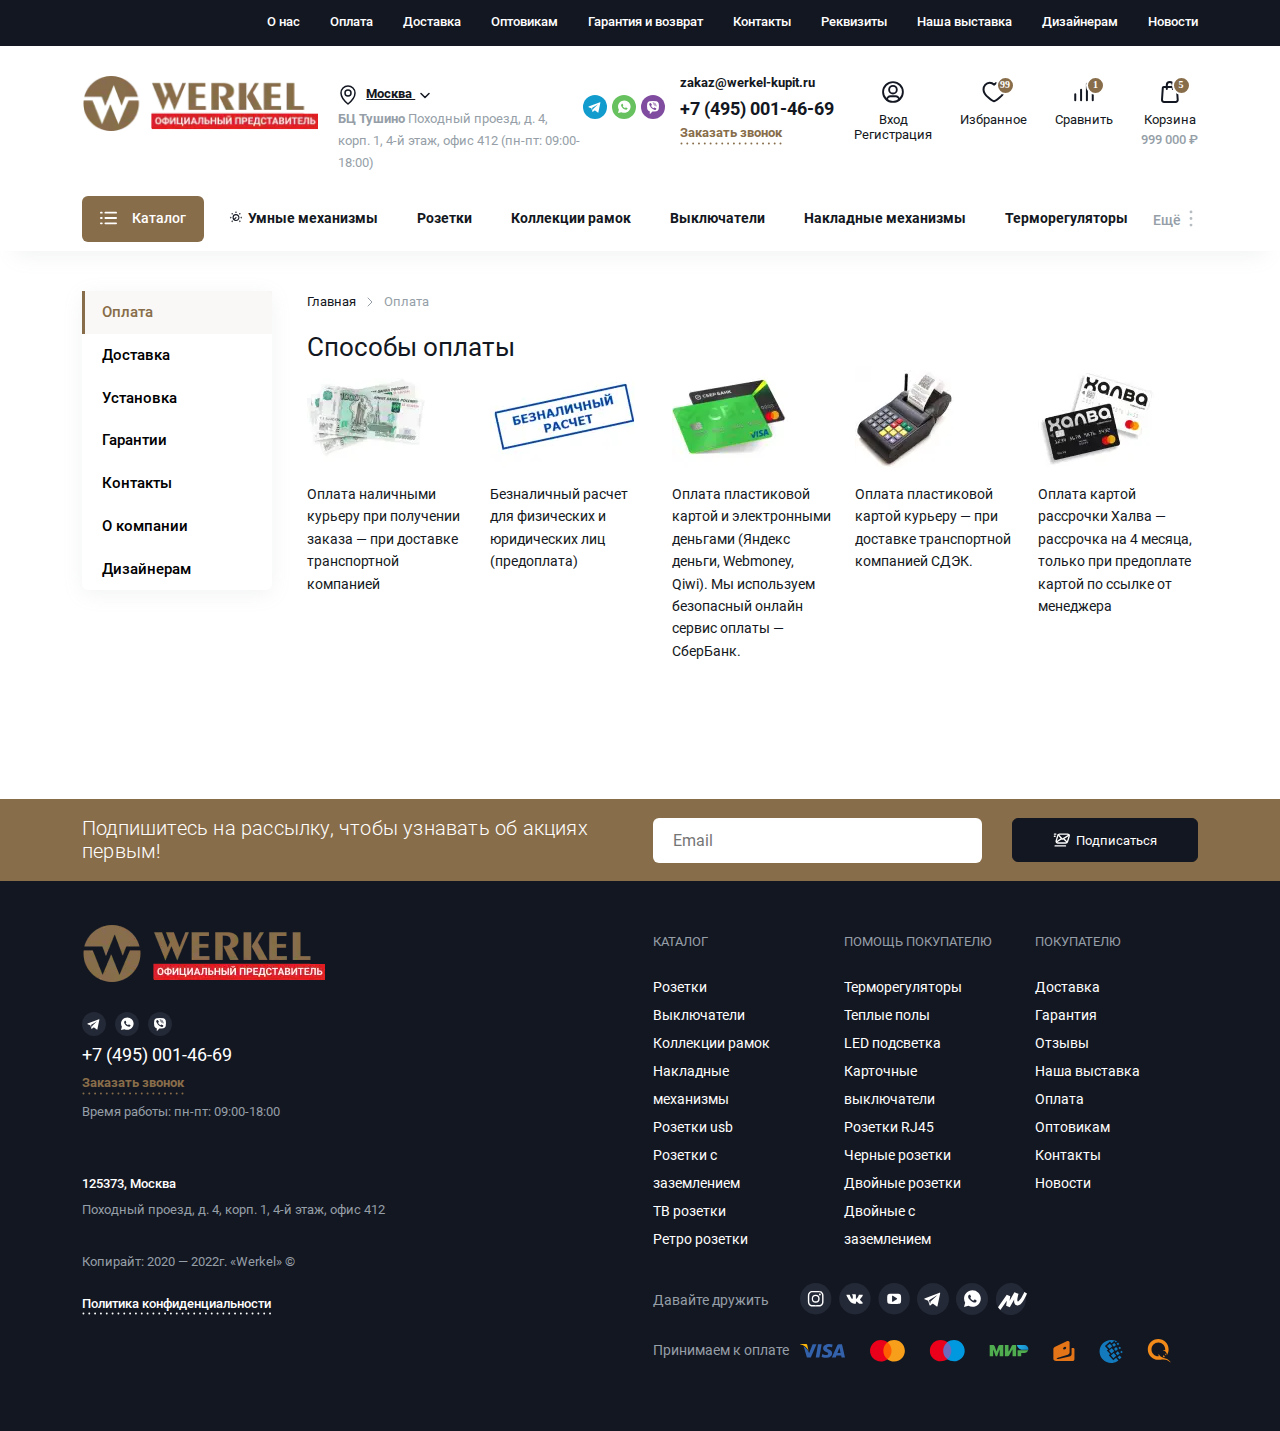
<file: docs/payment.html>
<!DOCTYPE html>
<html lang="ru">
    <head>
	<title>Оплата</title>
	<meta charset="UTF-8">

	<link rel="shortcut icon" href="favicon.ico">
	<meta name="viewport" content="width=device-width, initial-scale=1.0">

	<link rel="stylesheet" href="files/libs/swiper-bundle.min.css?_v=20221219150611"/>
	<link rel="stylesheet" href="files/libs/ion.rangeSlider.min.css?_v=20221219150611"/>
	<link rel="stylesheet" href="files/libs/fancybox.min.css?_v=20221219150611"/>

	<link rel="stylesheet" href="files/libs/not-copy/jquery-ui.min.css?_v=20221219150611"/>

	<link rel="stylesheet" href="css/style.min.css?_v=20221219150611">

</head>
    <body>
        <div class="wrapper">
            <header class="header">
	<div class="header__top top-header">
		<div class="top-header__content container">
			<div class="top-header__menu menu-top"  data-da=".catalog-header__for-mb-menu,991,10">
				<nav class="menu-top__body">
					<ul class="menu-top__list">
						<!-- Активный пункт меню/текущая страница должны быть в span -->
						<li class="menu-top__item"><span class="menu-top__link">О нас</span></li>
						<li class="menu-top__item"><a href="#" class="menu-top__link">Оплата</a></li>
						<li class="menu-top__item"><a href="#" class="menu-top__link">Доставка</a></li>
						<li class="menu-top__item"><a href="#" class="menu-top__link">Оптовикам</a></li>
						<li class="menu-top__item"><a href="#" class="menu-top__link">Гарантия и возврат</a></li>
						<li class="menu-top__item"><a href="#" class="menu-top__link">Контакты</a></li>
						<li class="menu-top__item"><a href="#" class="menu-top__link">Реквизиты</a></li>
						<li class="menu-top__item"><a href="#" class="menu-top__link">Наша выставка</a></li>
						<li class="menu-top__item"><a href="#" class="menu-top__link">Дизайнерам</a></li>
						<li class="menu-top__item"><a href="#" class="menu-top__link">Новости</a></li>
					</ul>
				</nav>
			</div>
		</div>
	</div>
	<div class="header__body body-header">
		<div class="body-header__content container">
			<div class="body-header__column logo-header">
				<a class="logo-header__link" href="/">
					<picture><source srcset="img/logo.webp" type="image/webp"><img class="logo-header__icon" src="img/logo.png" alt="Логотип в шапке"></picture>
				</a>
			</div>
			<div class="body-header__column body-header__column--info body-header__column--info--js">
				<div class="body-header__info info-header">
					<div class="info-header__column info-header__column--location">
						<div class="info-header__location">
							<svg class="info-header__location-icon icon-svg">
								<use xlink:href="img/icons/sprite-icons.svg#location"></use>
							</svg>
							<a class="info-header__location-link link-modal-js" href="#city-choice" >
								Москва
								<svg class="icon-svg">
									<use xlink:href="img/icons/sprite-icons.svg#chevron"></use>
								</svg>
							</a>
						</div>
						<p class="info-header__address"><span>БЦ Тушино</span> Походный проезд, д. 4, корп. 1, 4-й этаж, офис 412 (пн-пт: 09:00-18:00)</p>
					</div>
					<div class="info-header__column info-header__column--contacts">
						<div class="info-header__messengers">
							<a href="#" class="info-header__messenger info-header__messenger--telegramm">
								<svg class="info-header__messenger-icon icon-svg">
									<use xlink:href="img/icons/sprite-icons.svg#telegramm"></use>
								</svg>
							</a>
							<a href="#" class="info-header__messenger info-header__messenger--whatsapp">
								<svg class="info-header__messenger-icon icon-svg">
									<use xlink:href="img/icons/sprite-icons.svg#whatsapp"></use>
								</svg>
							</a>
							<a href="#" class="info-header__messenger info-header__messenger--viber">
								<svg class="info-header__messenger-icon icon-svg">
									<use xlink:href="img/icons/sprite-icons.svg#viber"></use>
								</svg>
							</a>
						</div>
						<div class="info-header__contacts">
							<div class="info-header__contact">
								<a class="info-header__email-link" href="mailto:zakaz@werkel-kupit.ru" >zakaz@werkel-kupit.ru</a>
							</div>
							<div class="info-header__contact">
								<a class="info-header__phone-link" href="tel:84951234567" >+7 (495) 001-46-69</a>
							</div>						
							<a class="info-header__callback callback-link link-modal-js" href="#modal-call">
								Заказать&nbsp;звонок
								<svg class="callback-link__icon info-header__callback-icon icon-svg">
									<use xlink:href="img/icons/sprite-icons.svg#dotted"></use>
								</svg>
							</a>
						</div>
					</div>
				</div>
			</div>
			<div class="body-header__column body-header__column--links">
				<div class="body-header__links links-header">
					<a class="links-header__item" href="#">
						<div class="links-header__img">
							<svg class="links-header__icon icon-svg">
								<use xlink:href="img/icons/sprite-icons.svg#account"></use>
							</svg>
						</div>
						<div class="links-header__title">Вход<br>Регистрация</div> 						
					</a>
					<a class="links-header__item" href="#">
						<div class="links-header__img">
							<svg class="links-header__icon icon-svg">
								<use xlink:href="img/icons/sprite-icons.svg#favorites"></use>
							</svg>
							<span>99</span>
						</div>

						<div class="links-header__title">Избранное</div> 						
					</a>
					<a class="links-header__item" href="#">
						<div class="links-header__img">
							<svg class="links-header__icon icon-svg">
								<use xlink:href="img/icons/sprite-icons.svg#compare"></use>
							</svg>
							<span>1</span>
						</div>

						<div class="links-header__title">Сравнить</div> 						
					</a>
					<a class="links-header__item" href="#">
						<div class="links-header__img">
							<svg class="links-header__icon icon-svg">
								<use xlink:href="img/icons/sprite-icons.svg#cart"></use>
							</svg>
							<span>5</span>
						</div>

						<div class="links-header__title">Корзина</div> 						
						<div class="links-header__amount">999&nbsp;000&nbsp;₽</div>
					</a>
				</div>

			</div>
			<div class="body-header__column body-header__column--phone-mobile">
				<button class="body-header__phone-btn mob-phone-js" type="button">
					<svg class="body-header__phone-btn-icon icon-svg">
						<use xlink:href="img/icons/sprite-icons.svg#phone"></use>
					</svg>
				</button>
			</div>
		</div>
	</div>
	<div class="header__bottom bottom-header">
		<div class="bottom-header__content container">
			<div class="bottom-header__catalog" data-da=".body-header__content,991,3">
				<button class="bottom-header__catalog-btn catalog-btn-js" type="button" >
					<svg class="bottom-header__catalog-icon icon-svg">
						<use xlink:href="img/icons/sprite-icons.svg#catalog"></use>
					</svg>
					Каталог
				</button>
			</div>
			<div class="bottom-header__body">
				<nav class="bottom-header__nav" >
					<ul class="bottom-header__list">
						<!-- Активный пункт меню/текущая страница должны быть в span, с классом active -->
						<li class="bottom-header__item"><a href="#" class="bottom-header__link">
							<svg class="bottom-header__link-icon icon-svg">
								<use xlink:href="img/icons/sprite-icons.svg#smart-house"></use>
							</svg> Умные механизмы</a>
							<div class="bottom-header__submenu">
								<ul class="bottom-header__sublist">
									<li class="bottom-header__subitem"><a href="#" class="bottom-header__sublink">Подкатегория 1 какое-то очень длинное название категории</a></li>
									<li class="bottom-header__subitem"><a href="#" class="bottom-header__sublink">Подкатегория 2</a></li>
									<li class="bottom-header__subitem"><a href="#" class="bottom-header__sublink">Подкатегория 3</a></li>
									<li class="bottom-header__subitem"><a href="#" class="bottom-header__sublink">Подкатегория 4</a></li>
									<li class="bottom-header__subitem"><a href="#" class="bottom-header__sublink">Подкатегория 5</a></li>
								</ul>
							</div>
						</li>
						<li class="bottom-header__item"><a href="#" class="bottom-header__link">Розетки</a>
							<div class="bottom-header__submenu">
								<ul class="bottom-header__sublist">
									<li class="bottom-header__subitem"><a href="#" class="bottom-header__sublink">Подкатегория 1</a></li>
									<li class="bottom-header__subitem"><a href="#" class="bottom-header__sublink">Подкатегория 2</a></li>
									<li class="bottom-header__subitem"><a href="#" class="bottom-header__sublink">Подкатегория 3</a></li>
									<li class="bottom-header__subitem"><a href="#" class="bottom-header__sublink">Подкатегория 4</a></li>
									<li class="bottom-header__subitem"><a href="#" class="bottom-header__sublink">Подкатегория 5</a></li>
								</ul>
							</div>
						</li>
						<li class="bottom-header__item"><a href="#" class="bottom-header__link">Коллекции рамок</a>
							<div class="bottom-header__submenu">
								<ul class="bottom-header__sublist">
									<li class="bottom-header__subitem"><a href="#" class="bottom-header__sublink">Подкатегория 1</a></li>
									<li class="bottom-header__subitem"><a href="#" class="bottom-header__sublink">Подкатегория 2</a></li>
									<li class="bottom-header__subitem"><a href="#" class="bottom-header__sublink">Подкатегория 3</a></li>
									<li class="bottom-header__subitem"><a href="#" class="bottom-header__sublink">Подкатегория 4</a></li>
									<li class="bottom-header__subitem"><a href="#" class="bottom-header__sublink">Подкатегория 5</a></li>
								</ul>
							</div>
						</li>
						<li class="bottom-header__item"><a href="#" class="bottom-header__link">Выключатели</a>
							<div class="bottom-header__submenu">
								<ul class="bottom-header__sublist">
									<li class="bottom-header__subitem"><a href="#" class="bottom-header__sublink">Подкатегория 1</a></li>
									<li class="bottom-header__subitem"><a href="#" class="bottom-header__sublink">Подкатегория 2</a></li>
									<li class="bottom-header__subitem"><a href="#" class="bottom-header__sublink">Подкатегория 3</a></li>
									<li class="bottom-header__subitem"><a href="#" class="bottom-header__sublink">Подкатегория 4</a></li>
									<li class="bottom-header__subitem"><a href="#" class="bottom-header__sublink">Подкатегория 5</a></li>
								</ul>
							</div>
						</li>
						<li class="bottom-header__item"><a href="#" class="bottom-header__link">Накладные механизмы</a>
							<div class="bottom-header__submenu">
								<ul class="bottom-header__sublist">
									<li class="bottom-header__subitem"><a href="#" class="bottom-header__sublink">Подкатегория 1</a></li>
									<li class="bottom-header__subitem"><a href="#" class="bottom-header__sublink">Подкатегория 2</a></li>
									<li class="bottom-header__subitem"><a href="#" class="bottom-header__sublink">Подкатегория 3</a></li>
									<li class="bottom-header__subitem"><a href="#" class="bottom-header__sublink">Подкатегория 4</a></li>
									<li class="bottom-header__subitem"><a href="#" class="bottom-header__sublink">Подкатегория 5</a></li>
								</ul>
							</div>
						</li>
						<li class="bottom-header__item"><a href="#" class="bottom-header__link">Терморегуляторы</a>
							<div class="bottom-header__submenu">
								<ul class="bottom-header__sublist">
									<li class="bottom-header__subitem"><a href="#" class="bottom-header__sublink">Подкатегория 1</a></li>
									<li class="bottom-header__subitem"><a href="#" class="bottom-header__sublink">Подкатегория 2</a></li>
									<li class="bottom-header__subitem"><a href="#" class="bottom-header__sublink">Подкатегория 3</a></li>
									<li class="bottom-header__subitem"><a href="#" class="bottom-header__sublink">Подкатегория 4</a></li>
									<li class="bottom-header__subitem"><a href="#" class="bottom-header__sublink">Подкатегория 5</a></li>
								</ul>
							</div>
						</li>
					</ul>
				</nav>
				<a href="#" class="bottom-header__more-link">
					Ещё
					<svg class="bottom-header__more-icon icon-svg">
						<use xlink:href="img/icons/sprite-icons.svg#vertical-more"></use>
					</svg>
				</a>
			</div>
			<div class="bottom-header__important">
				<svg class="bottom-header__important-icon icon-svg">
					<use xlink:href="img/icons/sprite-icons.svg#stop"></use>
				</svg>
				Остерегайтесь подделок
			</div>
		</div>
	</div>
	<div class="header__catalog catalog-header">
		<div class="catalog-header__container container">
			<div class="catalog-header__content">			
				<button class="catalog-header__close-btn catalog-header__close-btn--js" type="button">
					<svg class="catalog-header__close-btn-icon icon-svg">
						<use xlink:href="img/icons/sprite-icons.svg#close"></use>
					</svg>
				</button>
				<ul class="catalog-header__list">
					<li class="catalog-header__item"><span class="catalog-header__link active">Розетки Werkel</span></li>
					<li class="catalog-header__item"><a href="#" class="catalog-header__link">Выключатели Werkel</a></li>
					<li class="catalog-header__item"><a href="#" class="catalog-header__link">Рамки Favorit</a></li>
					<li class="catalog-header__item"><a href="#" class="catalog-header__link">Рамки Snabb</a></li>
					<li class="catalog-header__item"><a href="#" class="catalog-header__link">Рамки Palacio</a></li>
					<li class="catalog-header__item"><a href="#" class="catalog-header__link">Рамки Antik</a></li>
					<li class="catalog-header__item"><a href="#" class="catalog-header__link">Рамки Stark</a></li>
					<li class="catalog-header__item"><a href="#" class="catalog-header__link">Рамки Stream</a></li>
					<li class="catalog-header__item"><a href="#" class="catalog-header__link">Рамки Elite</a></li>
					<li class="catalog-header__item"><a href="#" class="catalog-header__link">Рамки Platinum</a></li>
					<li class="catalog-header__item"><a href="#" class="catalog-header__link">Рамки Acrylic</a></li>
					<li class="catalog-header__item"><a href="#" class="catalog-header__link">Рамки Aluminium</a></li>
					<li class="catalog-header__item"><a href="#" class="catalog-header__link">Рамки Fiore</a></li>
					<li class="catalog-header__item"><a href="#" class="catalog-header__link">Рамки Hammer</a></li>
					<li class="catalog-header__item"><a href="#" class="catalog-header__link">Рамки Diamant</a></li>
					<li class="catalog-header__item"><a href="#" class="catalog-header__link">Рамки Metallic</a></li>
					<li class="catalog-header__item"><a href="#" class="catalog-header__link">Werkel Retro</a></li>
					<li class="catalog-header__item"><a href="#" class="catalog-header__link">Накладные механизмы</a></li>
					<li class="catalog-header__item"><a href="#" class="catalog-header__link">Удлинители</a></li>
					<li class="catalog-header__item"><a href="#" class="catalog-header__link">Терморегуляторы</a></li>
					<li class="catalog-header__item"><a href="#" class="catalog-header__link">Клеммы соединительные</a></li>
				</ul>
				<div class="catalog-header__for-mb-menu"></div>
			</div>			
		</div>
	</div>
</header>
            <main class="page">
                <div class="container">
                    <div class="page__row">
                        <aside class="page__sidebar sidebar">
                            <nav class="sidebar__menu menu-sidebar">
                                <ul class="menu-sidebar__list">
                                    <!-- Активный пункт меню/текущая страница должны быть в span с классом active -->
                                    <li class="menu-sidebar__item">
                                        <span class="menu-sidebar__link active">Оплата</span>
                                    </li>                                       
                                    <li class="menu-sidebar__item">
                                        <a class="menu-sidebar__link" href="#">Доставка</a>
                                    </li>
                                    <li class="menu-sidebar__item">
                                        <a class="menu-sidebar__link" href="#">Установка</a>
                                    </li>
                                    <li class="menu-sidebar__item">
                                        <a class="menu-sidebar__link" href="#">Гарантии</a>
                                    </li>                                    
                                    <li class="menu-sidebar__item">
                                        <a class="menu-sidebar__link" href="#">Контакты</a>
                                    </li>
                                    <li class="menu-sidebar__item">
                                        <a class="menu-sidebar__link" href="#">О компании</a>
                                    </li>
                                    <li class="menu-sidebar__item">
                                        <a class="menu-sidebar__link" href="#">Дизайнерам</a>
                                    </li>
                                </ul>
                            </nav>
                        </aside>
                        <div class="page__body">
                            <nav class="page__breadcrumbs breadcrumbs" aria-label="breadcrumb">
                                <ol class="breadcrumbs__list">
                                    <li class="breadcrumbs__item">
                                        <a href="/">Главная</a>
                                    </li>
                                    <li class="breadcrumbs__item">
                                        <span>Оплата</span>
                                    </li>                                    
                                </ol>                                
                            </nav>
                            <div class="page__head">
                                <h1>Способы оплаты</h1>
                            </div>
                            <div class="payment">
                                <div class="payment__row">
                                    <div class="payment__col">
                                        <div class="payment__img">
                                            <picture><source srcset="img/payment/payment-1.webp" type="image/webp"><img src="img/payment/payment-1.jpg" alt="Оплата наличными"></picture>
                                        </div>
                                        <div class="payment__text">
                                            Оплата наличными курьеру при получении заказа — при&nbsp;доставке транспортной компанией
                                        </div>
                                    </div>
                                    <div class="payment__col">
                                        <div class="payment__img">
                                            <picture><source srcset="img/payment/payment-2.webp" type="image/webp"><img src="img/payment/payment-2.jpg" alt="Безналичный расчет"></picture>
                                        </div>
                                        <div class="payment__text">
                                            Безналичный расчет для физических и юридических лиц (предоплата)
                                        </div>
                                    </div>
                                    <div class="payment__col">
                                        <div class="payment__img">
                                            <picture><source srcset="img/payment/payment-3.webp" type="image/webp"><img src="img/payment/payment-3.jpg" alt="Оплата пластиковой картой"></picture>
                                        </div>
                                        <div class="payment__text">
                                            Оплата пластиковой картой и электронными деньгами (Яндекс деньги, Webmoney, Qiwi). Мы используем безопасный онлайн сервис оплаты — СберБанк.
                                        </div>
                                    </div>
                                    <div class="payment__col">
                                        <div class="payment__img">
                                            <picture><source srcset="img/payment/payment-4.webp" type="image/webp"><img src="img/payment/payment-4.jpg" alt="Оплата пластиковой картой курьеру"></picture>
                                        </div>
                                        <div class="payment__text">
                                            Оплата пластиковой картой курьеру — при доставке транспортной компанией СДЭК.
                                        </div>
                                    </div>
                                    <div class="payment__col">
                                        <div class="payment__img">
                                            <picture><source srcset="img/payment/payment-5.webp" type="image/webp"><img src="img/payment/payment-5.jpg" alt="Оплата картой рассрочки Халва"></picture>
                                        </div>
                                        <div class="payment__text">
                                            Оплата картой рассрочки Халва — рассрочка на 4 месяца, только при предоплате картой по ссылке от менеджера
                                        </div>
                                    </div>

                                </div>
                            </div>
                            
                        </div>
                    </div>                    

                </div><!-- /container --> 
                
            </main>
            <footer class="footer">
	<div class="button-up"></div>
	<div class="footer__top top-footer">
		<div class="container">
			<form class="top-footer__form subscribe-form"  >
				<div class="subscribe-form__title">
					Подпишитесь на рассылку, чтобы узнавать об акциях первым!
				</div>
				<div class="subscribe-form__input-wrap">
					<input class="subscribe-form__input main-input" name="email" type="email" placeholder="Email" required>
					<button class="subscribe-form__btn main-button" type="submit">
						<svg class="main-button__icon icon-svg">
							<use xlink:href="img/icons/sprite-icons.svg#subscribe"></use>
						</svg>
						Подписаться</button>
				</div>
			</form>
		</div>
	</div>
	<div class="footer__body">
		<div class="body-footer  container">
			<div class="body-footer__col footer-info">
				<div class="body-header__column logo-header">
					
				</div>
				<div class="body-footer__logo logo-footer">
					<a class="logo-footer__link" href="/">
						<picture><source srcset="img/logo.webp" type="image/webp"><img src="img/logo.png" alt="Логотип в футере"></picture>
					</a>					
				</div>
				<div class="footer-info__messenger">
					<a class="footer-info__messenger-link" href="#" >
						<svg class="footer-info__messenger-icon icon-svg">
							<use xlink:href="img/icons/sprite-icons.svg#telegramm"></use>
						</svg>
					</a>
					<a class="footer-info__messenger-link" href="#" >
						<svg class="footer-info__messenger-icon icon-svg">
							<use xlink:href="img/icons/sprite-icons.svg#whatsapp"></use>
						</svg>
					</a>	
					<a class="footer-info__messenger-link" href="#" >
						<svg class="footer-info__messenger-icon icon-svg">
							<use xlink:href="img/icons/sprite-icons.svg#viber"></use>
						</svg>
					</a>	
				</div>
				<div class="footer-info__phones phones-footer">
					<a class="phones-footer__link phone-item__link" href="tel:84951234567" >+7 (495) 001-46-69</a>
					<a class="phones-footer__callback callback-link link-modal-js" href="#modal-call">
						Заказать&nbsp;звонок
						<svg class="callback-link__icon icon-svg">
							<use xlink:href="img/icons/sprite-icons.svg#dotted"></use>
						</svg>
					</a>
					<div class="phones-footer__time text-footer">
						Время работы: пн-пт: 09:00-18:00
					</div>
				</div>
				<div class="footer-info__location">
					<div class="footer-info__location-title">
						125373, Москва
					</div>
					<div class="footer-info__location-text text-footer">
						Походный проезд, д. 4, корп. 1, 4-й этаж, офис 412
					</div>			
				</div>
				<div class="footer-info__copyright text-footer" data-da=".footer-menu__copy-for-mobile,991,last">
					Копирайт: 2020 — 2022г. «Werkel» ©
				</div>
				<a class="footer-info__politics politics-link" href="#" data-da=".footer-menu__copy-for-mobile,991,first">
					Политика конфиденциальности
					<svg class="politics-link__icon icon-svg">
						<use xlink:href="img/icons/sprite-icons.svg#dotted-2"></use>
					</svg>
				</a>
	
			</div>
			<div class="body-footer__col footer-menu">
				<div class="footer-menu__wrap">
					<div class="footer-menu__item">
						<div class="footer-menu__title">
							Каталог
						</div>
						<nav>
							<ul class="footer-menu__list">
								<!-- Активный пункт меню/текущая страница должны быть в span с классом active -->
								<li class="footer-menu__list-item"><a class="footer-menu__link" href="#" >Розетки</a></li>
								<li class="footer-menu__list-item"><a class="footer-menu__link" href="#" >Выключатели</a></li>
								<li class="footer-menu__list-item"><a class="footer-menu__link" href="#" >Коллекции рамок</a></li>
								<li class="footer-menu__list-item"><a class="footer-menu__link" href="#" >Накладные механизмы</a></li>
								<li class="footer-menu__list-item"><a class="footer-menu__link" href="#" >Розетки usb </a></li>
								<li class="footer-menu__list-item"><a class="footer-menu__link" href="#" >Розетки с заземлением</a></li>
								<li class="footer-menu__list-item"><a class="footer-menu__link" href="#" >ТВ розетки</a></li>
								<li class="footer-menu__list-item"><a class="footer-menu__link" href="#" >Ретро розетки</a></li>
							</ul>
						</nav>
					</div>
					<div class="footer-menu__item">
						<div class="footer-menu__title">
							Помощь покупателю
						</div>
						<nav>
							<ul class="footer-menu__list">
								<li class="footer-menu__list-item"><a class="footer-menu__link" href="/" >Терморегуляторы</a></li>
								<li class="footer-menu__list-item"><a class="footer-menu__link" href="#" >Теплые полы</a></li>
								<li class="footer-menu__list-item"><a class="footer-menu__link" href="#" >LED подсветка</a></li>
								<li class="footer-menu__list-item"><a class="footer-menu__link" href="#" >Карточные выключатели</a></li>
								<li class="footer-menu__list-item"><a class="footer-menu__link" href="#" >Розетки RJ45</a></li>
								<li class="footer-menu__list-item"><a class="footer-menu__link" href="#" >Черные розетки</a></li>
								<li class="footer-menu__list-item"><a class="footer-menu__link" href="#" >Двойные розетки</a></li>
								<li class="footer-menu__list-item"><a class="footer-menu__link" href="#" >Двойные с заземлением</a></li>
							</ul>					 
						</nav>
					</div>
					<div class="footer-menu__item">
						<div class="footer-menu__title">
							Покупателю
						</div>
						<nav>
							<ul class="footer-menu__list">
								<li class="footer-menu__list-item"><a class="footer-menu__link" href="#" >Доставка</a></li>
								<li class="footer-menu__list-item"><a class="footer-menu__link" href="#" >Гарантия</a></li>
								<li class="footer-menu__list-item"><a class="footer-menu__link" href="#" >Отзывы</a></li>
								<li class="footer-menu__list-item"><a class="footer-menu__link" href="#" >Наша выставка</a></li>
								<li class="footer-menu__list-item"><a class="footer-menu__link" href="#" >Оплата</a></li>
								<li class="footer-menu__list-item"><a class="footer-menu__link" href="#" >Оптовикам</a></li>
								<li class="footer-menu__list-item"><a class="footer-menu__link" href="#" >Контакты</a></li>
								<li class="footer-menu__list-item"><a class="footer-menu__link" href="#" >Новости</a></li>
							</ul>
						</nav>
					</div>
				</div>
				<div class="footer-menu__links-wrap">
					<div class="footer-menu__links-block links-block">
						<div class="links-block__title">
							Давайте дружить
						</div>
						<div class="links-block__icons">
							<a class="links-block__link" href="#" >
								<svg class="links-block__icon icon-svg">
									<use xlink:href="img/icons/sprite-icons.svg#instagram"></use>
								</svg>
							</a>
							<a class="links-block__link" href="#" >
								<svg class="links-block__icon icon-svg">
									<use xlink:href="img/icons/sprite-icons.svg#vk"></use>
								</svg>
							</a>
							<a class="links-block__link" href="#" >
								<svg class="links-block__icon icon-svg">
									<use xlink:href="img/icons/sprite-icons.svg#youtube"></use>
								</svg>
							</a>
							<a class="links-block__link" href="#" >
								<svg class="links-block__icon icon-svg">
									<use xlink:href="img/icons/sprite-icons.svg#telegramm"></use>
								</svg>
							</a>
							<a class="links-block__link" href="#" >
								<svg class="links-block__icon icon-svg">
									<use xlink:href="img/icons/sprite-icons.svg#whatsapp"></use>
								</svg>
							</a>
							<a class="links-block__link" href="#" >
								<svg class="links-block__icon icon-svg">
									<use xlink:href="img/icons/sprite-icons.svg#yandex-market"></use>
								</svg>
							</a>
						</div>
					</div>
					<div class="footer-menu__links-block links-block">
						<div class="links-block__title">
							Принимаем к оплате
						</div>
						<div class="links-block__icons">
							<img class="links-block__img" src="img/pay/visa.svg" alt="Виза">
							<img class="links-block__img" src="img/pay/mastercard.svg" alt="Mastercard">
							<img class="links-block__img" src="img/pay/maestro.svg" alt="Maestro">
							<img class="links-block__img" src="img/pay/mir.svg" alt="Мир">
							<img class="links-block__img" src="img/pay/yandex.svg" alt="Яндекс">
							<img class="links-block__img" src="img/pay/webmoney.svg" alt="Webmoney">
							<img class="links-block__img" src="img/pay/qiwi.svg" alt="Виза">
						</div>
					</div>
				</div>				
				<div class="footer-menu__copy-for-mobile"></div>
			</div>
		</div>

	</div>


</footer>

<!-- Modals-->
<div class="modal modal--call" id="modal-call" style="display: none">
	<div class="modal__title">
		Обратный звонок
	</div>
	<div class="modal__text">
		Укажите контактный контактный телефон, и мы перезвоним вам в ближайшее время
	</div>
	<form class="modal__form-call form-call" >
		<input class="form-call__input custom-text-input" name="Телефон" type="tel" placeholder="+7 (___) ___-__-__" required="required"/>
		<input class="form-call__input custom-text-input" name="Имя" type="text" placeholder="Ваше имя" required="required"/>
		<button class="form-call__btn secondary-btn" type="submit">Отправить</button>
	</form>
	<div class="modal__polite">
		Нажимая кнопку “Отправить”, Вы даете свое согласие на <a href="#">обработку персональных данных</a> и соглашаетесь с <a href="#">Политикой конфиденциальности</a>
	</div>

</div>

<div class="modal modal--call" id="modal-call-analog" style="display: none">
	<div class="modal__title">
		Подобрать аналог
	</div>
	<div class="modal__text">
		Укажите контактный контактный телефон, и мы перезвоним вам в ближайшее время
	</div>
	<form class="modal__form-call form-call" >
		<input class="form-call__input custom-text-input" name="Телефон" type="tel" placeholder="+7 (___) ___-__-__" required="required"/>
		<input class="form-call__input custom-text-input" name="Имя" type="text" placeholder="Ваше имя" required="required"/>
		<button class="form-call__btn secondary-btn" type="submit">Отправить</button>
	</form>
	<div class="modal__polite">
		Нажимая кнопку “Отправить”, Вы даете свое согласие на <a href="#">обработку персональных данных</a> и соглашаетесь с <a href="#">Политикой конфиденциальности</a>
	</div>

</div>

<div class="modal modal--call" id="modal-call-reduce-price" style="display: none">
	<div class="modal__title">
		Нашли дешевле?<br>Снизим цену!
	</div>
	<div class="modal__text">
		Укажите ссылку на этот товар в другом магазине, и мы сделаем Вам более выгодное предложение.
	</div>
	<form class="modal__form-call form-call" >
		<input class="form-call__input custom-text-input" name="Телефон" type="tel" placeholder="+7 (___) ___-__-__" required="required"/>
		<input class="form-call__input custom-text-input" name="Имя" type="text" placeholder="Ваше имя" required="required"/>
		<input class="form-call__input custom-text-input" name="Ссылка" type="text" placeholder="https://" required="required"/>
		<button class="form-call__btn secondary-btn" type="submit">Отправить</button>
	</form>
	<div class="modal__polite">
		Нажимая кнопку “Отправить”, Вы даете свое согласие на <a href="#">обработку персональных данных</a> и соглашаетесь с <a href="#">Политикой конфиденциальности</a>
	</div>
</div>

<div class="modal modal--call" id="modal-call-credit" style="display: none">
	<div class="modal__title">
		Купить в рассрочку.
	</div>
	<div class="modal__text">
		При покупке данного товара вы можете воспользоваться рассрочкой.
	</div>
	<div class="modal__polite">
		Узнать подробнее об <a href="#">условиях рассрочки</a>.
	</div>
</div>

<div class="modal modal--order" id="one-click-order" style="display: none">
	<div class="modal__title">
		Оформление быстрого заказа
	</div>
	<div class="modal__text">
		Оставьте свои контактные данные и наш менеджер перезвонит вам в рабочее время и уточнит все детали
	</div>
	<form class="modal__form-order form-order" >
		<div class="form-order__product product-form">
			<div class="product-form__img-wrap">
				<picture><source srcset="img/product-1.webp" type="image/webp"><img class="product-form__img" src="img/product-1.jpg" alt=""></picture>
			</div>
			<div class="product-form__body">
				<div class="product-form__title">
					Розетка с заземлением, шторками и USB тип A+C
				</div>
				<div class="product-form__vendor">
					Код товара: 645839-5835
				</div>
				<div class="product-form__price-block">
					<div class="product-form__price-wrap">
						<!-- <div class="product-form__price">
							41 900 <span>₽</span>
						</div> -->
						<div class="product-form__price product-form__price--new">
							41 900 <span>₽</span>
						</div>
						<div class="product-form__price product-form__price--old">
							60 900 <span>₽</span>
						</div>
					</div>				
					<div class="product-form__counter custom-counter">       
						<button class="custom-counter__btn custom-counter__btn--minus" type="button" disabled="disabled" data-type="minus" >
							<svg class="custom-counter__btn-icon icon-svg">
								<use xlink:href="img/icons/sprite-icons.svg#minus"></use>
							</svg>
						</button>
						<input class="custom-counter__input" type="text" name="count" value="1">
						<button  class="custom-counter__btn custom-counter__btn--plus" type="button" data-type="plus">
							<svg class="custom-counter__btn-icon icon-svg">
								<use xlink:href="img/icons/sprite-icons.svg#plus"></use>
							</svg>
						</button>                                        
					</div>
				</div>
			</div>
			
		</div>
		<div class="form-order__phone-block">
			<input class="form-order__input custom-text-input" name="Телефон" type="tel" placeholder="+7 (___) ___-__-__" required="required"/>
			<button class="form-order__btn secondary-btn" type="submit">Оформить заказ</button>
		</div>		
	</form>
</div>

<div class="modal modal--city" id="city-choice" style="display: none">
	<div class="modal__title">
		Выберите ваш город
	</div>
	<div class="city-choice" >
		<div class="city-choice__main-cities">
			<div class="city-choice__main-city">
				Москва
			</div>
			<div class="city-choice__main-city">
				Санкт-Петербург
			</div>
		</div>
		<div class="city-choice__search search-city">
			<div class="search-city__title">
				Укажите город
			</div>
			<form class="search-city__form">
				<input class="search-city__input custom-text-input" name="text" type="text" placeholder="Поиск по городу" autocomplete="off">
				<button class="search-city__btn secondary-btn" type="button">Выбрать</button>				
			</form>
		</div>
		<ul class="city-choice__list">
			<li class="city-choice__list-item">
				Орёл
			</li>
			<li class="city-choice__list-item">
				Пенза
			</li>
			<li class="city-choice__list-item">
				Пермь
			</li>
			<li class="city-choice__list-item">
				Ростов-на-Дону
			</li>
			<li class="city-choice__list-item">
				Рязань
			</li>
			<li class="city-choice__list-item">
				Самара
			</li>
			<li class="city-choice__list-item">
				Саратов
			</li>
			<li class="city-choice__list-item">
				Севастополь
			</li>
			<li class="city-choice__list-item">
				Симферополь
			</li>
			<li class="city-choice__list-item">
				Сочи
			</li>
			<li class="city-choice__list-item">
				Старый Оскол
			</li>
			<li class="city-choice__list-item">
				Ступино
			</li>
			<li class="city-choice__list-item">
				Орёл
			</li>
			<li class="city-choice__list-item">
				Пенза
			</li>
			<li class="city-choice__list-item">
				Пермь
			</li>
			<li class="city-choice__list-item">
				Ростов-на-Дону
			</li>
			<li class="city-choice__list-item">
				Рязань
			</li>
			<li class="city-choice__list-item">
				Самара
			</li>
			<li class="city-choice__list-item">
				Саратов
			</li>
			<li class="city-choice__list-item">
				Севастополь
			</li>
			<li class="city-choice__list-item">
				Симферополь
			</li>
			<li class="city-choice__list-item">
				Сочи
			</li>
			<li class="city-choice__list-item">
				Старый Оскол
			</li>
			<li class="city-choice__list-item">
				Ступино
			</li>
			<li class="city-choice__list-item">
				Орёл
			</li>
			<li class="city-choice__list-item">
				Пенза
			</li>
			<li class="city-choice__list-item">
				Пермь
			</li>
			<li class="city-choice__list-item">
				Ростов-на-Дону
			</li>
			<li class="city-choice__list-item">
				Рязань
			</li>
			<li class="city-choice__list-item">
				Самара
			</li>
			<li class="city-choice__list-item">
				Саратов
			</li>
			<li class="city-choice__list-item">
				Севастополь
			</li>
			<li class="city-choice__list-item">
				Симферополь
			</li>
			<li class="city-choice__list-item">
				Сочи
			</li>
			<li class="city-choice__list-item">
				Старый Оскол
			</li>
			<li class="city-choice__list-item">
				Ступино
			</li>
		</ul>
	</div>	
</div>
<!-- /Modals-->

<script src="files/libs/jquery.min.js?_v=20221219150611"></script>
<script src="files/libs/dynamic_adapt.js?_v=20221219150611"></script>
<script src="files/libs/swiper-bundle.min.js?_v=20221219150611"></script>
<script src="files/libs/ion.rangeSlider.min.js?_v=20221219150611"></script>
<script src="files/libs/fancybox.min.js?_v=20221219150611"></script>
<script src="files/libs/inputmask.min.js?_v=20221219150611"></script>

<script src="js/app.js?_v=20221219150611"></script> 
        </div>   
    </body>
</html>
</file>
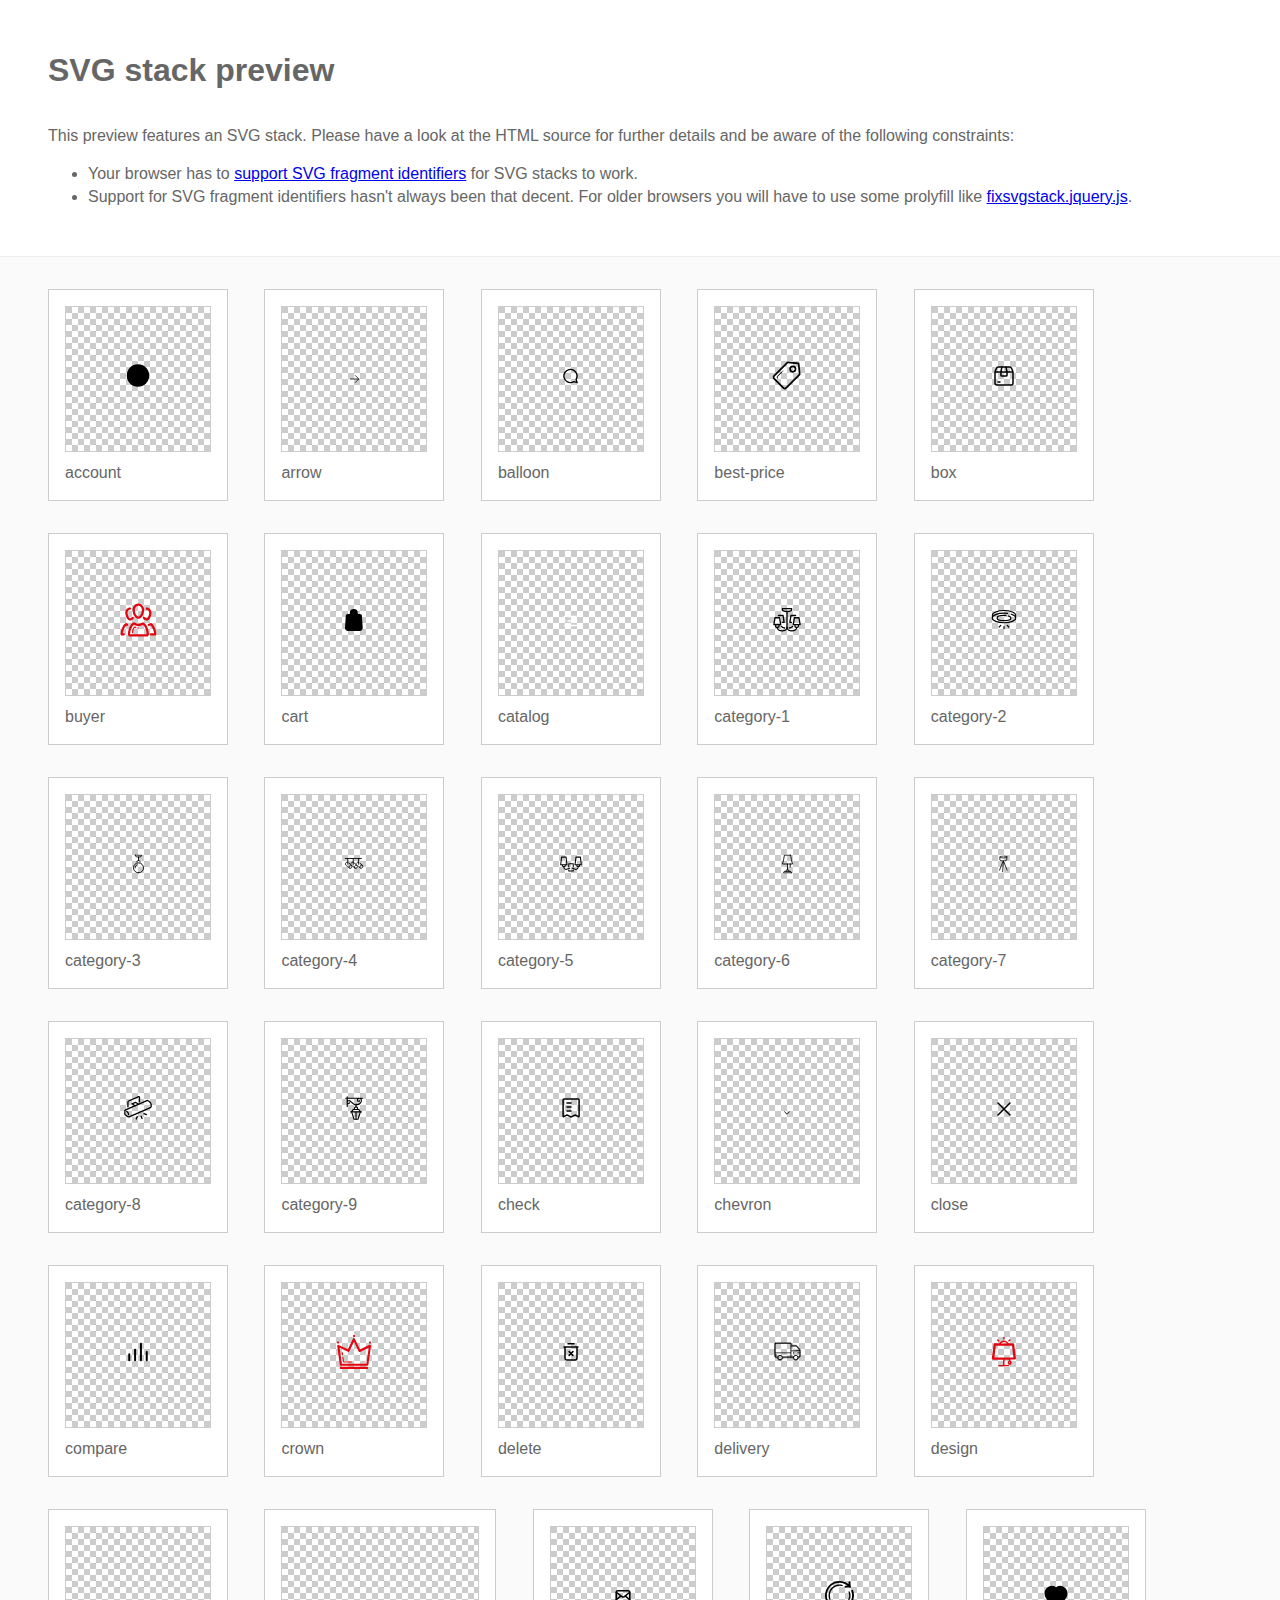
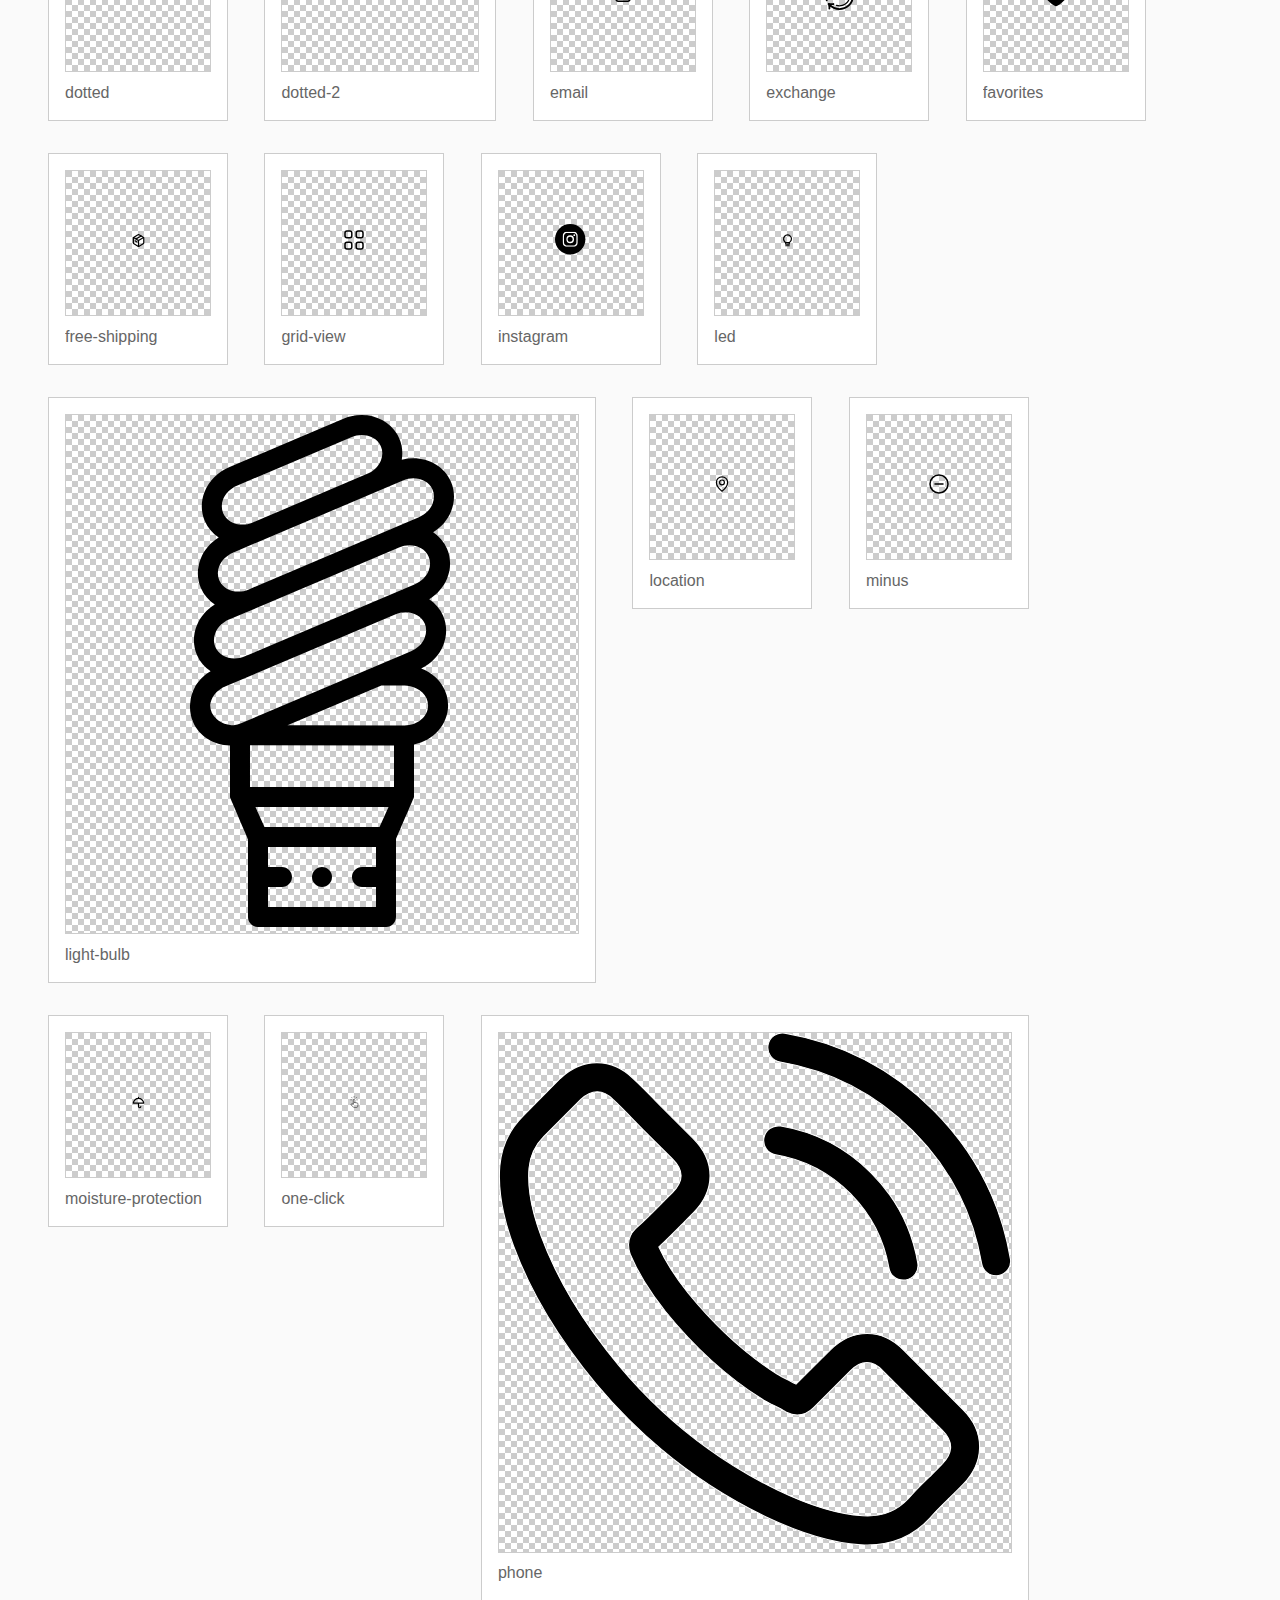
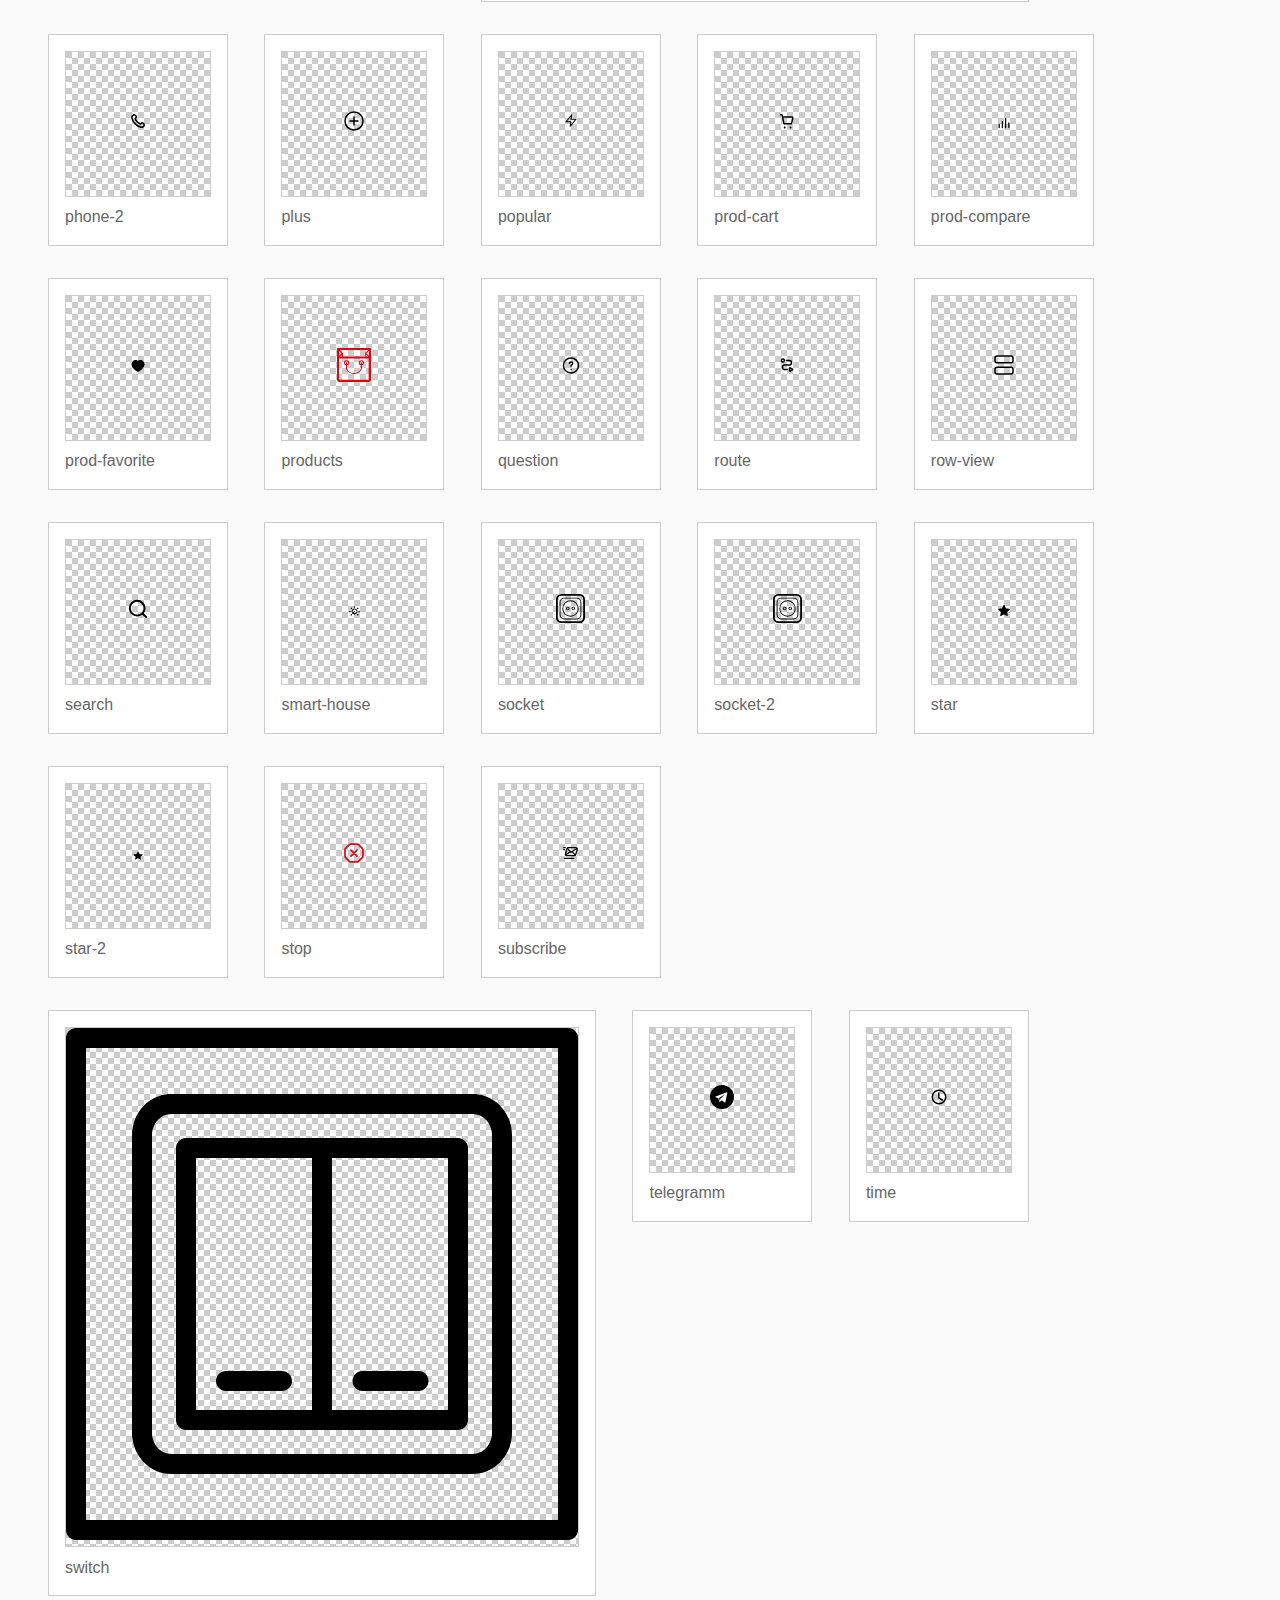
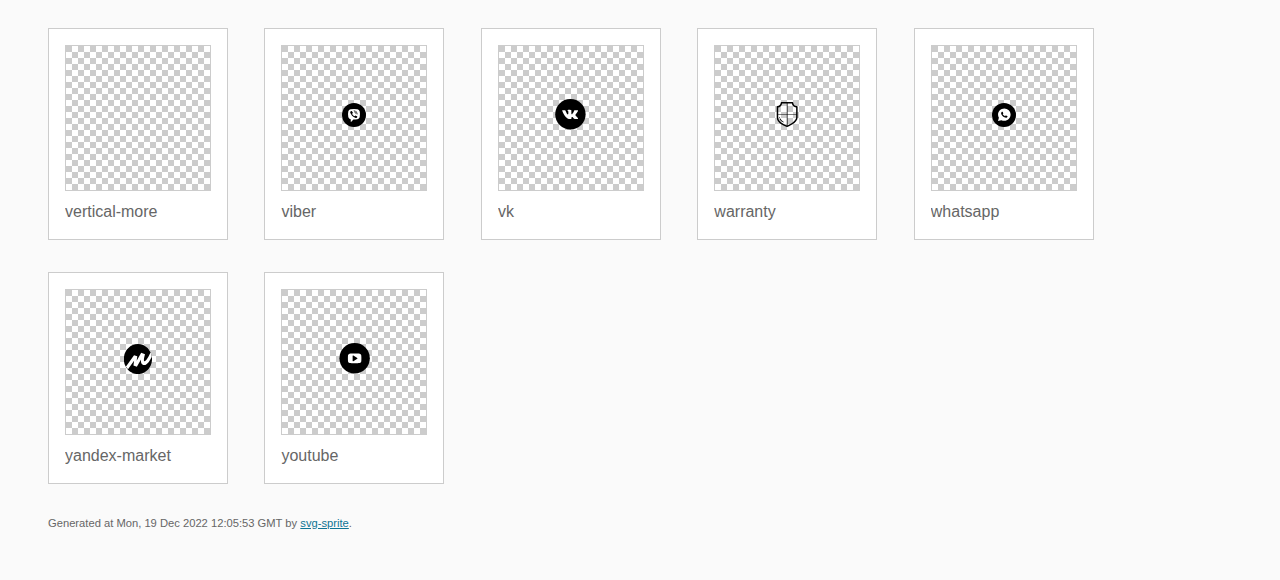
<file: docs/img/stack/sprite.stack.html>
<!DOCTYPE html>
<html lang="en" xmlns="http://www.w3.org/1999/xhtml">
	<head>
		<meta charset="utf-8"/>
		<meta http-equiv="X-UA-Compatible" content="IE=Edge"/>
		<title>SVG stack preview | svg-sprite</title>
		<style>@charset "UTF-8";body{padding:0;margin:0;color:#666;background:#fafafa;font-family:Arial,Helvetica,sans-serif;font-size:1em;line-height:1.4}header{display:block;padding:3em 3em 2em 3em;background-color:#fff}header p{margin:2em 0 0 0}section{border-top:1px solid #eee;padding:2em 3em 0 3em}section ul{margin:0;padding:0}section li{display:inline;display:inline-block;background-color:#fff;position:relative;margin:0 2em 2em 0;vertical-align:top;border:1px solid #ccc;padding:1em 1em 3em 1em;cursor:default}.icon-box{margin:0;width:144px;height:144px;position:relative;background:#ccc url("[data-uri]") top left repeat;border:1px solid #ccc;display:table-cell;vertical-align:middle;text-align:center}.icon{display:inline;display:inline-block}h1{margin-top:0}h2{margin:0;padding:0;font-size:1em;font-weight:normal;white-space:nowrap;overflow:hidden;text-overflow:ellipsis;position:absolute;left:1em;right:1em;bottom:1em}footer{display:block;margin:0;padding:0 3em 3em 3em}footer p{margin:0;font-size:.7em}footer a{color:#0f7595;margin-left:0}</style>

<!--

Sprite shape dimensions
====================================================================================================
You will need to set the sprite shape dimensions via CSS when you use them as stack SVGs, otherwise
they would become a huge 100% in size. You may use the following dimension classes for doing so.
They might well be outsourced to an external stylesheet of course.

-->

<style type="text/css">
	.svg-account-dims { width: 30px; height: 29px; }
	.svg-arrow-dims { width: 13px; height: 10px; }
	.svg-balloon-dims { width: 17px; height: 16px; }
	.svg-best-price-dims { width: 30px; height: 29px; }
	.svg-box-dims { width: 24px; height: 24px; }
	.svg-buyer-dims { width: 39px; height: 36px; }
	.svg-cart-dims { width: 28px; height: 28px; }
	.svg-catalog-dims { width: 19px; height: 14px; }
	.svg-category-1-dims { width: 32px; height: 28px; }
	.svg-category-2-dims { width: 32px; height: 25px; }
	.svg-category-3-dims { width: 19px; height: 32px; }
	.svg-category-4-dims { width: 32px; height: 19px; }
	.svg-category-5-dims { width: 32px; height: 22px; }
	.svg-category-6-dims { width: 19px; height: 32px; }
	.svg-category-7-dims { width: 17px; height: 32px; }
	.svg-category-8-dims { width: 32px; height: 28px; }
	.svg-category-9-dims { width: 24px; height: 32px; }
	.svg-check-dims { width: 24px; height: 24px; }
	.svg-chevron-dims { width: 10px; height: 6px; }
	.svg-close-dims { width: 14px; height: 14px; }
	.svg-compare-dims { width: 28px; height: 28px; }
	.svg-crown-dims { width: 34px; height: 34px; }
	.svg-delete-dims { width: 24px; height: 24px; }
	.svg-delivery-dims { width: 37px; height: 27px; }
	.svg-design-dims { width: 30px; height: 37px; }
	.svg-dotted-dims { width: 103px; height: 3px; }
	.svg-dotted-2-dims { width: 196px; height: 3px; }
	.svg-email-dims { width: 18px; height: 18px; }
	.svg-exchange-dims { width: 29px; height: 29px; }
	.svg-favorites-dims { width: 28px; height: 28px; }
	.svg-free-shipping-dims { width: 15px; height: 15px; }
	.svg-grid-view-dims { width: 20px; height: 20px; }
	.svg-instagram-dims { width: 31px; height: 31px; }
	.svg-led-dims { width: 15px; height: 15px; }
	.svg-light-bulb-dims { width: 512px; height: 512px; }
	.svg-location-dims { width: 16px; height: 20px; }
	.svg-minus-dims { width: 20px; height: 20px; }
	.svg-moisture-protection-dims { width: 15px; height: 15px; }
	.svg-one-click-dims { width: 13px; height: 20px; }
	.svg-phone-dims { width: 512px; height: 512px; }
	.svg-phone-2-dims { width: 18px; height: 18px; }
	.svg-plus-dims { width: 20px; height: 20px; }
	.svg-popular-dims { width: 14px; height: 17px; }
	.svg-prod-cart-dims { width: 18px; height: 18px; }
	.svg-prod-compare-dims { width: 14px; height: 12px; }
	.svg-prod-favorite-dims { width: 16px; height: 14px; }
	.svg-products-dims { width: 34px; height: 34px; }
	.svg-question-dims { width: 22px; height: 23px; }
	.svg-route-dims { width: 18px; height: 18px; }
	.svg-row-view-dims { width: 20px; height: 20px; }
	.svg-search-dims { width: 20px; height: 20px; }
	.svg-smart-house-dims { width: 15px; height: 12px; }
	.svg-socket-dims { width: 29px; height: 29px; }
	.svg-socket-2-dims { width: 29px; height: 29px; }
	.svg-star-dims { width: 14px; height: 13px; }
	.svg-star-2-dims { width: 14px; height: 11px; }
	.svg-stop-dims { width: 20px; height: 20px; }
	.svg-subscribe-dims { width: 19px; height: 16px; }
	.svg-switch-dims { width: 512px; height: 512px; }
	.svg-telegramm-dims { width: 24px; height: 24px; }
	.svg-time-dims { width: 18px; height: 18px; }
	.svg-vertical-more-dims { width: 3px; height: 18px; }
	.svg-viber-dims { width: 24px; height: 24px; }
	.svg-vk-dims { width: 31px; height: 31px; }
	.svg-warranty-dims { width: 25px; height: 29px; }
	.svg-whatsapp-dims { width: 24px; height: 24px; }
	.svg-yandex-market-dims { width: 30px; height: 32px; }
	.svg-youtube-dims { width: 31px; height: 31px; }
</style>

<!--
====================================================================================================
-->

	</head>
	<body>
		<header>
			<h1>SVG stack preview</h1>
			<p>This preview features an SVG stack. Please have a look at the HTML source for further details and be aware of the following constraints:</p>
			<ul>
				<li>Your browser has to <a href="http://caniuse.com/#feat=svg-fragment" target="_blank" rel="noopener noreferrer">support SVG fragment identifiers</a> for SVG stacks to work.</li>
				<li>Support for SVG fragment identifiers hasn't always been that decent. For older browsers you will have to use some prolyfill like <a href="https://github.com/preciousforever/SVG-Stacker/blob/master/fixsvgstack.jquery.js" target="_blank" rel="noopener noreferrer">fixsvgstack.jquery.js</a>.</li>
			</ul>
		</header>
		<section>

<!--

SVG stack
====================================================================================================
These SVG images make use of fragment identifiers (IDs) to reference certain portions of the
external sprite. By default, all shapes inside the sprite are hidden by CSS. The `:target` pseudo
selector is used to show the very shape that is referenced by the fragment identifier.

-->

			<ul>

				<li title="account">
					<div class="icon-box">

						<!-- account -->
						<img src="../icons/sprite-icons.svg#account" class="svg-account-dims" alt="account"/>

					</div>
					<h2>account</h2>
				</li>
				<li title="arrow">
					<div class="icon-box">

						<!-- arrow -->
						<img src="../icons/sprite-icons.svg#arrow" class="svg-arrow-dims" alt="arrow"/>

					</div>
					<h2>arrow</h2>
				</li>
				<li title="balloon">
					<div class="icon-box">

						<!-- balloon -->
						<img src="../icons/sprite-icons.svg#balloon" class="svg-balloon-dims" alt="balloon"/>

					</div>
					<h2>balloon</h2>
				</li>
				<li title="best-price">
					<div class="icon-box">

						<!-- best-price -->
						<img src="../icons/sprite-icons.svg#best-price" class="svg-best-price-dims" alt="best-price"/>

					</div>
					<h2>best-price</h2>
				</li>
				<li title="box">
					<div class="icon-box">

						<!-- box -->
						<img src="../icons/sprite-icons.svg#box" class="svg-box-dims" alt="box"/>

					</div>
					<h2>box</h2>
				</li>
				<li title="buyer">
					<div class="icon-box">

						<!-- buyer -->
						<img src="../icons/sprite-icons.svg#buyer" class="svg-buyer-dims" alt="buyer"/>

					</div>
					<h2>buyer</h2>
				</li>
				<li title="cart">
					<div class="icon-box">

						<!-- cart -->
						<img src="../icons/sprite-icons.svg#cart" class="svg-cart-dims" alt="cart"/>

					</div>
					<h2>cart</h2>
				</li>
				<li title="catalog">
					<div class="icon-box">

						<!-- catalog -->
						<img src="../icons/sprite-icons.svg#catalog" class="svg-catalog-dims" alt="catalog"/>

					</div>
					<h2>catalog</h2>
				</li>
				<li title="category-1">
					<div class="icon-box">

						<!-- category-1 -->
						<img src="../icons/sprite-icons.svg#category-1" class="svg-category-1-dims" alt="category-1"/>

					</div>
					<h2>category-1</h2>
				</li>
				<li title="category-2">
					<div class="icon-box">

						<!-- category-2 -->
						<img src="../icons/sprite-icons.svg#category-2" class="svg-category-2-dims" alt="category-2"/>

					</div>
					<h2>category-2</h2>
				</li>
				<li title="category-3">
					<div class="icon-box">

						<!-- category-3 -->
						<img src="../icons/sprite-icons.svg#category-3" class="svg-category-3-dims" alt="category-3"/>

					</div>
					<h2>category-3</h2>
				</li>
				<li title="category-4">
					<div class="icon-box">

						<!-- category-4 -->
						<img src="../icons/sprite-icons.svg#category-4" class="svg-category-4-dims" alt="category-4"/>

					</div>
					<h2>category-4</h2>
				</li>
				<li title="category-5">
					<div class="icon-box">

						<!-- category-5 -->
						<img src="../icons/sprite-icons.svg#category-5" class="svg-category-5-dims" alt="category-5"/>

					</div>
					<h2>category-5</h2>
				</li>
				<li title="category-6">
					<div class="icon-box">

						<!-- category-6 -->
						<img src="../icons/sprite-icons.svg#category-6" class="svg-category-6-dims" alt="category-6"/>

					</div>
					<h2>category-6</h2>
				</li>
				<li title="category-7">
					<div class="icon-box">

						<!-- category-7 -->
						<img src="../icons/sprite-icons.svg#category-7" class="svg-category-7-dims" alt="category-7"/>

					</div>
					<h2>category-7</h2>
				</li>
				<li title="category-8">
					<div class="icon-box">

						<!-- category-8 -->
						<img src="../icons/sprite-icons.svg#category-8" class="svg-category-8-dims" alt="category-8"/>

					</div>
					<h2>category-8</h2>
				</li>
				<li title="category-9">
					<div class="icon-box">

						<!-- category-9 -->
						<img src="../icons/sprite-icons.svg#category-9" class="svg-category-9-dims" alt="category-9"/>

					</div>
					<h2>category-9</h2>
				</li>
				<li title="check">
					<div class="icon-box">

						<!-- check -->
						<img src="../icons/sprite-icons.svg#check" class="svg-check-dims" alt="check"/>

					</div>
					<h2>check</h2>
				</li>
				<li title="chevron">
					<div class="icon-box">

						<!-- chevron -->
						<img src="../icons/sprite-icons.svg#chevron" class="svg-chevron-dims" alt="chevron"/>

					</div>
					<h2>chevron</h2>
				</li>
				<li title="close">
					<div class="icon-box">

						<!-- close -->
						<img src="../icons/sprite-icons.svg#close" class="svg-close-dims" alt="close"/>

					</div>
					<h2>close</h2>
				</li>
				<li title="compare">
					<div class="icon-box">

						<!-- compare -->
						<img src="../icons/sprite-icons.svg#compare" class="svg-compare-dims" alt="compare"/>

					</div>
					<h2>compare</h2>
				</li>
				<li title="crown">
					<div class="icon-box">

						<!-- crown -->
						<img src="../icons/sprite-icons.svg#crown" class="svg-crown-dims" alt="crown"/>

					</div>
					<h2>crown</h2>
				</li>
				<li title="delete">
					<div class="icon-box">

						<!-- delete -->
						<img src="../icons/sprite-icons.svg#delete" class="svg-delete-dims" alt="delete"/>

					</div>
					<h2>delete</h2>
				</li>
				<li title="delivery">
					<div class="icon-box">

						<!-- delivery -->
						<img src="../icons/sprite-icons.svg#delivery" class="svg-delivery-dims" alt="delivery"/>

					</div>
					<h2>delivery</h2>
				</li>
				<li title="design">
					<div class="icon-box">

						<!-- design -->
						<img src="../icons/sprite-icons.svg#design" class="svg-design-dims" alt="design"/>

					</div>
					<h2>design</h2>
				</li>
				<li title="dotted">
					<div class="icon-box">

						<!-- dotted -->
						<img src="../icons/sprite-icons.svg#dotted" class="svg-dotted-dims" alt="dotted"/>

					</div>
					<h2>dotted</h2>
				</li>
				<li title="dotted-2">
					<div class="icon-box">

						<!-- dotted-2 -->
						<img src="../icons/sprite-icons.svg#dotted-2" class="svg-dotted-2-dims" alt="dotted-2"/>

					</div>
					<h2>dotted-2</h2>
				</li>
				<li title="email">
					<div class="icon-box">

						<!-- email -->
						<img src="../icons/sprite-icons.svg#email" class="svg-email-dims" alt="email"/>

					</div>
					<h2>email</h2>
				</li>
				<li title="exchange">
					<div class="icon-box">

						<!-- exchange -->
						<img src="../icons/sprite-icons.svg#exchange" class="svg-exchange-dims" alt="exchange"/>

					</div>
					<h2>exchange</h2>
				</li>
				<li title="favorites">
					<div class="icon-box">

						<!-- favorites -->
						<img src="../icons/sprite-icons.svg#favorites" class="svg-favorites-dims" alt="favorites"/>

					</div>
					<h2>favorites</h2>
				</li>
				<li title="free-shipping">
					<div class="icon-box">

						<!-- free-shipping -->
						<img src="../icons/sprite-icons.svg#free-shipping" class="svg-free-shipping-dims" alt="free-shipping"/>

					</div>
					<h2>free-shipping</h2>
				</li>
				<li title="grid-view">
					<div class="icon-box">

						<!-- grid-view -->
						<img src="../icons/sprite-icons.svg#grid-view" class="svg-grid-view-dims" alt="grid-view"/>

					</div>
					<h2>grid-view</h2>
				</li>
				<li title="instagram">
					<div class="icon-box">

						<!-- instagram -->
						<img src="../icons/sprite-icons.svg#instagram" class="svg-instagram-dims" alt="instagram"/>

					</div>
					<h2>instagram</h2>
				</li>
				<li title="led">
					<div class="icon-box">

						<!-- led -->
						<img src="../icons/sprite-icons.svg#led" class="svg-led-dims" alt="led"/>

					</div>
					<h2>led</h2>
				</li>
				<li title="light-bulb">
					<div class="icon-box">

						<!-- light-bulb -->
						<img src="../icons/sprite-icons.svg#light-bulb" class="svg-light-bulb-dims" alt="light-bulb"/>

					</div>
					<h2>light-bulb</h2>
				</li>
				<li title="location">
					<div class="icon-box">

						<!-- location -->
						<img src="../icons/sprite-icons.svg#location" class="svg-location-dims" alt="location"/>

					</div>
					<h2>location</h2>
				</li>
				<li title="minus">
					<div class="icon-box">

						<!-- minus -->
						<img src="../icons/sprite-icons.svg#minus" class="svg-minus-dims" alt="minus"/>

					</div>
					<h2>minus</h2>
				</li>
				<li title="moisture-protection">
					<div class="icon-box">

						<!-- moisture-protection -->
						<img src="../icons/sprite-icons.svg#moisture-protection" class="svg-moisture-protection-dims" alt="moisture-protection"/>

					</div>
					<h2>moisture-protection</h2>
				</li>
				<li title="one-click">
					<div class="icon-box">

						<!-- one-click -->
						<img src="../icons/sprite-icons.svg#one-click" class="svg-one-click-dims" alt="one-click"/>

					</div>
					<h2>one-click</h2>
				</li>
				<li title="phone">
					<div class="icon-box">

						<!-- phone -->
						<img src="../icons/sprite-icons.svg#phone" class="svg-phone-dims" alt="phone"/>

					</div>
					<h2>phone</h2>
				</li>
				<li title="phone-2">
					<div class="icon-box">

						<!-- phone-2 -->
						<img src="../icons/sprite-icons.svg#phone-2" class="svg-phone-2-dims" alt="phone-2"/>

					</div>
					<h2>phone-2</h2>
				</li>
				<li title="plus">
					<div class="icon-box">

						<!-- plus -->
						<img src="../icons/sprite-icons.svg#plus" class="svg-plus-dims" alt="plus"/>

					</div>
					<h2>plus</h2>
				</li>
				<li title="popular">
					<div class="icon-box">

						<!-- popular -->
						<img src="../icons/sprite-icons.svg#popular" class="svg-popular-dims" alt="popular"/>

					</div>
					<h2>popular</h2>
				</li>
				<li title="prod-cart">
					<div class="icon-box">

						<!-- prod-cart -->
						<img src="../icons/sprite-icons.svg#prod-cart" class="svg-prod-cart-dims" alt="prod-cart"/>

					</div>
					<h2>prod-cart</h2>
				</li>
				<li title="prod-compare">
					<div class="icon-box">

						<!-- prod-compare -->
						<img src="../icons/sprite-icons.svg#prod-compare" class="svg-prod-compare-dims" alt="prod-compare"/>

					</div>
					<h2>prod-compare</h2>
				</li>
				<li title="prod-favorite">
					<div class="icon-box">

						<!-- prod-favorite -->
						<img src="../icons/sprite-icons.svg#prod-favorite" class="svg-prod-favorite-dims" alt="prod-favorite"/>

					</div>
					<h2>prod-favorite</h2>
				</li>
				<li title="products">
					<div class="icon-box">

						<!-- products -->
						<img src="../icons/sprite-icons.svg#products" class="svg-products-dims" alt="products"/>

					</div>
					<h2>products</h2>
				</li>
				<li title="question">
					<div class="icon-box">

						<!-- question -->
						<img src="../icons/sprite-icons.svg#question" class="svg-question-dims" alt="question"/>

					</div>
					<h2>question</h2>
				</li>
				<li title="route">
					<div class="icon-box">

						<!-- route -->
						<img src="../icons/sprite-icons.svg#route" class="svg-route-dims" alt="route"/>

					</div>
					<h2>route</h2>
				</li>
				<li title="row-view">
					<div class="icon-box">

						<!-- row-view -->
						<img src="../icons/sprite-icons.svg#row-view" class="svg-row-view-dims" alt="row-view"/>

					</div>
					<h2>row-view</h2>
				</li>
				<li title="search">
					<div class="icon-box">

						<!-- search -->
						<img src="../icons/sprite-icons.svg#search" class="svg-search-dims" alt="search"/>

					</div>
					<h2>search</h2>
				</li>
				<li title="smart-house">
					<div class="icon-box">

						<!-- smart-house -->
						<img src="../icons/sprite-icons.svg#smart-house" class="svg-smart-house-dims" alt="smart-house"/>

					</div>
					<h2>smart-house</h2>
				</li>
				<li title="socket">
					<div class="icon-box">

						<!-- socket -->
						<img src="../icons/sprite-icons.svg#socket" class="svg-socket-dims" alt="socket"/>

					</div>
					<h2>socket</h2>
				</li>
				<li title="socket-2">
					<div class="icon-box">

						<!-- socket-2 -->
						<img src="../icons/sprite-icons.svg#socket-2" class="svg-socket-2-dims" alt="socket-2"/>

					</div>
					<h2>socket-2</h2>
				</li>
				<li title="star">
					<div class="icon-box">

						<!-- star -->
						<img src="../icons/sprite-icons.svg#star" class="svg-star-dims" alt="star"/>

					</div>
					<h2>star</h2>
				</li>
				<li title="star-2">
					<div class="icon-box">

						<!-- star-2 -->
						<img src="../icons/sprite-icons.svg#star-2" class="svg-star-2-dims" alt="star-2"/>

					</div>
					<h2>star-2</h2>
				</li>
				<li title="stop">
					<div class="icon-box">

						<!-- stop -->
						<img src="../icons/sprite-icons.svg#stop" class="svg-stop-dims" alt="stop"/>

					</div>
					<h2>stop</h2>
				</li>
				<li title="subscribe">
					<div class="icon-box">

						<!-- subscribe -->
						<img src="../icons/sprite-icons.svg#subscribe" class="svg-subscribe-dims" alt="subscribe"/>

					</div>
					<h2>subscribe</h2>
				</li>
				<li title="switch">
					<div class="icon-box">

						<!-- switch -->
						<img src="../icons/sprite-icons.svg#switch" class="svg-switch-dims" alt="switch"/>

					</div>
					<h2>switch</h2>
				</li>
				<li title="telegramm">
					<div class="icon-box">

						<!-- telegramm -->
						<img src="../icons/sprite-icons.svg#telegramm" class="svg-telegramm-dims" alt="telegramm"/>

					</div>
					<h2>telegramm</h2>
				</li>
				<li title="time">
					<div class="icon-box">

						<!-- time -->
						<img src="../icons/sprite-icons.svg#time" class="svg-time-dims" alt="time"/>

					</div>
					<h2>time</h2>
				</li>
				<li title="vertical-more">
					<div class="icon-box">

						<!-- vertical-more -->
						<img src="../icons/sprite-icons.svg#vertical-more" class="svg-vertical-more-dims" alt="vertical-more"/>

					</div>
					<h2>vertical-more</h2>
				</li>
				<li title="viber">
					<div class="icon-box">

						<!-- viber -->
						<img src="../icons/sprite-icons.svg#viber" class="svg-viber-dims" alt="viber"/>

					</div>
					<h2>viber</h2>
				</li>
				<li title="vk">
					<div class="icon-box">

						<!-- vk -->
						<img src="../icons/sprite-icons.svg#vk" class="svg-vk-dims" alt="vk"/>

					</div>
					<h2>vk</h2>
				</li>
				<li title="warranty">
					<div class="icon-box">

						<!-- warranty -->
						<img src="../icons/sprite-icons.svg#warranty" class="svg-warranty-dims" alt="warranty"/>

					</div>
					<h2>warranty</h2>
				</li>
				<li title="whatsapp">
					<div class="icon-box">

						<!-- whatsapp -->
						<img src="../icons/sprite-icons.svg#whatsapp" class="svg-whatsapp-dims" alt="whatsapp"/>

					</div>
					<h2>whatsapp</h2>
				</li>
				<li title="yandex-market">
					<div class="icon-box">

						<!-- yandex-market -->
						<img src="../icons/sprite-icons.svg#yandex-market" class="svg-yandex-market-dims" alt="yandex-market"/>

					</div>
					<h2>yandex-market</h2>
				</li>
				<li title="youtube">
					<div class="icon-box">

						<!-- youtube -->
						<img src="../icons/sprite-icons.svg#youtube" class="svg-youtube-dims" alt="youtube"/>

					</div>
					<h2>youtube</h2>
				</li>
			</ul>

<!--
====================================================================================================
-->

		</section>
		<footer>
			<p>Generated at Mon, 19 Dec 2022 12:05:53 GMT by <a href="https://github.com/svg-sprite/svg-sprite" target="_blank" rel="noopener noreferrer">svg-sprite</a>.</p>
		</footer>
	</body>
</html>
</file>
<file: docs/files/libs/ion.rangeSlider.min.css>
/*!Ion.RangeSlider, 2.3.1, © Denis Ineshin, 2010 - 2019, IonDen.com, Build date: 2019-12-19 16:51:02*/.irs{position:relative;display:block;-webkit-touch-callout:none;-webkit-user-select:none;-khtml-user-select:none;-moz-user-select:none;-ms-user-select:none;user-select:none;font-size:12px;font-family:Arial,sans-serif}.irs-line{position:relative;display:block;overflow:hidden;outline:none !important}.irs-bar{position:absolute;display:block;left:0;width:0}.irs-shadow{position:absolute;display:none;left:0;width:0}.irs-handle{position:absolute;display:block;box-sizing:border-box;cursor:default;z-index:1}.irs-handle.type_last{z-index:2}.irs-min,.irs-max{position:absolute;display:block;cursor:default}.irs-min{left:0}.irs-max{right:0}.irs-from,.irs-to,.irs-single{position:absolute;display:block;top:0;left:0;cursor:default;white-space:nowrap}.irs-grid{position:absolute;display:none;bottom:0;left:0;width:100%;height:20px}.irs-with-grid .irs-grid{display:block}.irs-grid-pol{position:absolute;top:0;left:0;width:1px;height:8px;background:#000}.irs-grid-pol.small{height:4px}.irs-grid-text{position:absolute;bottom:0;left:0;white-space:nowrap;text-align:center;font-size:9px;line-height:9px;padding:0 3px;color:#000}.irs-disable-mask{position:absolute;display:block;top:0;left:-1%;width:102%;height:100%;cursor:default;background:rgba(0,0,0,0);z-index:2}.lt-ie9 .irs-disable-mask{background:#000;filter:alpha(opacity=0);cursor:not-allowed}.irs-disabled{opacity:.4}.irs-hidden-input{position:absolute !important;display:block !important;top:0 !important;left:0 !important;width:0 !important;height:0 !important;font-size:0 !important;line-height:0 !important;padding:0 !important;margin:0 !important;overflow:hidden;outline:none !important;z-index:-9999 !important;background:none !important;border-style:solid !important;border-color:transparent !important}.irs--flat{height:40px}.irs--flat.irs-with-grid{height:60px}.irs--flat .irs-line{top:25px;height:12px;background-color:#e1e4e9;border-radius:4px}.irs--flat .irs-bar{top:25px;height:12px;background-color:#ed5565}.irs--flat .irs-bar--single{border-radius:4px 0 0 4px}.irs--flat .irs-shadow{height:1px;bottom:16px;background-color:#e1e4e9}.irs--flat .irs-handle{top:22px;width:16px;height:18px;background-color:transparent}.irs--flat .irs-handle>i:first-child{position:absolute;display:block;top:0;left:50%;width:2px;height:100%;margin-left:-1px;background-color:#da4453}.irs--flat .irs-handle.state_hover>i:first-child,.irs--flat .irs-handle:hover>i:first-child{background-color:#a43540}.irs--flat .irs-min,.irs--flat .irs-max{top:0;padding:1px 3px;color:#999;font-size:10px;line-height:1.333;text-shadow:none;background-color:#e1e4e9;border-radius:4px}.irs--flat .irs-from,.irs--flat .irs-to,.irs--flat .irs-single{color:white;font-size:10px;line-height:1.333;text-shadow:none;padding:1px 5px;background-color:#ed5565;border-radius:4px}.irs--flat .irs-from:before,.irs--flat .irs-to:before,.irs--flat .irs-single:before{position:absolute;display:block;content:"";bottom:-6px;left:50%;width:0;height:0;margin-left:-3px;overflow:hidden;border:3px solid transparent;border-top-color:#ed5565}.irs--flat .irs-grid-pol{background-color:#e1e4e9}.irs--flat .irs-grid-text{color:#999}.irs--big{height:55px}.irs--big.irs-with-grid{height:70px}.irs--big .irs-line{top:33px;height:12px;background-color:white;background:linear-gradient(to bottom, #ddd -50%, white 150%);border:1px solid #ccc;border-radius:12px}.irs--big .irs-bar{top:33px;height:12px;background-color:#92bce0;border:1px solid #428bca;background:linear-gradient(to bottom, #ffffff 0%, #428bca 30%, #b9d4ec 100%);box-shadow:inset 0 0 1px 1px rgba(255,255,255,0.5)}.irs--big .irs-bar--single{border-radius:12px 0 0 12px}.irs--big .irs-shadow{height:1px;bottom:16px;background-color:rgba(66,139,202,0.5)}.irs--big .irs-handle{top:25px;width:30px;height:30px;border:1px solid rgba(0,0,0,0.3);background-color:#cbcfd5;background:linear-gradient(to bottom, white 0%, #B4B9BE 30%, white 100%);box-shadow:1px 1px 2px rgba(0,0,0,0.2),inset 0 0 3px 1px white;border-radius:30px}.irs--big .irs-handle.state_hover,.irs--big .irs-handle:hover{border-color:rgba(0,0,0,0.45);background-color:#939ba7;background:linear-gradient(to bottom, white 0%, #919BA5 30%, white 100%)}.irs--big .irs-min,.irs--big .irs-max{top:0;padding:1px 5px;color:white;text-shadow:none;background-color:#9f9f9f;border-radius:3px}.irs--big .irs-from,.irs--big .irs-to,.irs--big .irs-single{color:white;text-shadow:none;padding:1px 5px;background-color:#428bca;background:linear-gradient(to bottom, #428bca 0%, #3071a9 100%);border-radius:3px}.irs--big .irs-grid-pol{background-color:#428bca}.irs--big .irs-grid-text{color:#428bca}.irs--modern{height:55px}.irs--modern.irs-with-grid{height:55px}.irs--modern .irs-line{top:25px;height:5px;background-color:#d1d6e0;background:linear-gradient(to bottom, #e0e4ea 0%, #d1d6e0 100%);border:1px solid #a3adc1;border-bottom-width:0;border-radius:5px}.irs--modern .irs-bar{top:25px;height:5px;background:#20b426;background:linear-gradient(to bottom, #20b426 0%, #18891d 100%)}.irs--modern .irs-bar--single{border-radius:5px 0 0 5px}.irs--modern .irs-shadow{height:1px;bottom:21px;background-color:rgba(209,214,224,0.5)}.irs--modern .irs-handle{top:37px;width:12px;height:13px;border:1px solid #a3adc1;border-top-width:0;box-shadow:1px 1px 1px rgba(0,0,0,0.1);border-radius:0 0 3px 3px}.irs--modern .irs-handle>i:nth-child(1){position:absolute;display:block;top:-4px;left:1px;width:6px;height:6px;border:1px solid #a3adc1;background:white;transform:rotate(45deg)}.irs--modern .irs-handle>i:nth-child(2){position:absolute;display:block;box-sizing:border-box;top:0;left:0;width:10px;height:12px;background:#e9e6e6;background:linear-gradient(to bottom, white 0%, #e9e6e6 100%);border-radius:0 0 3px 3px}.irs--modern .irs-handle>i:nth-child(3){position:absolute;display:block;box-sizing:border-box;top:3px;left:3px;width:4px;height:5px;border-left:1px solid #a3adc1;border-right:1px solid #a3adc1}.irs--modern .irs-handle.state_hover,.irs--modern .irs-handle:hover{border-color:#7685a2;background:#c3c7cd;background:linear-gradient(to bottom, #ffffff 0%, #919ba5 30%, #ffffff 100%)}.irs--modern .irs-handle.state_hover>i:nth-child(1),.irs--modern .irs-handle:hover>i:nth-child(1){border-color:#7685a2}.irs--modern .irs-handle.state_hover>i:nth-child(3),.irs--modern .irs-handle:hover>i:nth-child(3){border-color:#48536a}.irs--modern .irs-min,.irs--modern .irs-max{top:0;font-size:10px;line-height:1.333;text-shadow:none;padding:1px 5px;color:white;background-color:#d1d6e0;border-radius:5px}.irs--modern .irs-from,.irs--modern .irs-to,.irs--modern .irs-single{font-size:10px;line-height:1.333;text-shadow:none;padding:1px 5px;background-color:#20b426;color:white;border-radius:5px}.irs--modern .irs-from:before,.irs--modern .irs-to:before,.irs--modern .irs-single:before{position:absolute;display:block;content:"";bottom:-6px;left:50%;width:0;height:0;margin-left:-3px;overflow:hidden;border:3px solid transparent;border-top-color:#20b426}.irs--modern .irs-grid{height:25px}.irs--modern .irs-grid-pol{background-color:#dedede}.irs--modern .irs-grid-text{color:silver;font-size:13px}.irs--sharp{height:50px;font-size:12px;line-height:1}.irs--sharp.irs-with-grid{height:57px}.irs--sharp .irs-line{top:30px;height:2px;background-color:black;border-radius:2px}.irs--sharp .irs-bar{top:30px;height:2px;background-color:#ee22fa}.irs--sharp .irs-bar--single{border-radius:2px 0 0 2px}.irs--sharp .irs-shadow{height:1px;bottom:21px;background-color:rgba(0,0,0,0.5)}.irs--sharp .irs-handle{top:25px;width:10px;height:10px;background-color:#a804b2}.irs--sharp .irs-handle>i:first-child{position:absolute;display:block;top:100%;left:0;width:0;height:0;border:5px solid transparent;border-top-color:#a804b2}.irs--sharp .irs-handle.state_hover,.irs--sharp .irs-handle:hover{background-color:black}.irs--sharp .irs-handle.state_hover>i:first-child,.irs--sharp .irs-handle:hover>i:first-child{border-top-color:black}.irs--sharp .irs-min,.irs--sharp .irs-max{color:white;font-size:14px;line-height:1;top:0;padding:3px 4px;opacity:.4;background-color:#a804b2;border-radius:2px}.irs--sharp .irs-from,.irs--sharp .irs-to,.irs--sharp .irs-single{font-size:14px;line-height:1;text-shadow:none;padding:3px 4px;background-color:#a804b2;color:white;border-radius:2px}.irs--sharp .irs-from:before,.irs--sharp .irs-to:before,.irs--sharp .irs-single:before{position:absolute;display:block;content:"";bottom:-6px;left:50%;width:0;height:0;margin-left:-3px;overflow:hidden;border:3px solid transparent;border-top-color:#a804b2}.irs--sharp .irs-grid{height:25px}.irs--sharp .irs-grid-pol{background-color:#dedede}.irs--sharp .irs-grid-text{color:silver;font-size:13px}.irs--round{height:50px}.irs--round.irs-with-grid{height:65px}.irs--round .irs-line{top:36px;height:4px;background-color:#dee4ec;border-radius:4px}.irs--round .irs-bar{top:36px;height:4px;background-color:#006cfa}.irs--round .irs-bar--single{border-radius:4px 0 0 4px}.irs--round .irs-shadow{height:4px;bottom:21px;background-color:rgba(222,228,236,0.5)}.irs--round .irs-handle{top:26px;width:24px;height:24px;border:4px solid #006cfa;background-color:white;border-radius:24px;box-shadow:0 1px 3px rgba(0,0,255,0.3)}.irs--round .irs-handle.state_hover,.irs--round .irs-handle:hover{background-color:#f0f6ff}.irs--round .irs-min,.irs--round .irs-max{color:#333;font-size:14px;line-height:1;top:0;padding:3px 5px;background-color:rgba(0,0,0,0.1);border-radius:4px}.irs--round .irs-from,.irs--round .irs-to,.irs--round .irs-single{font-size:14px;line-height:1;text-shadow:none;padding:3px 5px;background-color:#006cfa;color:white;border-radius:4px}.irs--round .irs-from:before,.irs--round .irs-to:before,.irs--round .irs-single:before{position:absolute;display:block;content:"";bottom:-6px;left:50%;width:0;height:0;margin-left:-3px;overflow:hidden;border:3px solid transparent;border-top-color:#006cfa}.irs--round .irs-grid{height:25px}.irs--round .irs-grid-pol{background-color:#dedede}.irs--round .irs-grid-text{color:silver;font-size:13px}.irs--square{height:50px}.irs--square.irs-with-grid{height:60px}.irs--square .irs-line{top:31px;height:4px;background-color:#dedede}.irs--square .irs-bar{top:31px;height:4px;background-color:black}.irs--square .irs-shadow{height:2px;bottom:21px;background-color:#dedede}.irs--square .irs-handle{top:25px;width:16px;height:16px;border:3px solid black;background-color:white;-webkit-transform:rotate(45deg);-ms-transform:rotate(45deg);transform:rotate(45deg)}.irs--square .irs-handle.state_hover,.irs--square .irs-handle:hover{background-color:#f0f6ff}.irs--square .irs-min,.irs--square .irs-max{color:#333;font-size:14px;line-height:1;top:0;padding:3px 5px;background-color:rgba(0,0,0,0.1)}.irs--square .irs-from,.irs--square .irs-to,.irs--square .irs-single{font-size:14px;line-height:1;text-shadow:none;padding:3px 5px;background-color:black;color:white}.irs--square .irs-grid{height:25px}.irs--square .irs-grid-pol{background-color:#dedede}.irs--square .irs-grid-text{color:silver;font-size:11px}
</file>
<file: docs/css/style.min.css>
@charset "UTF-8";@font-face{font-family:Roboto;font-display:swap;src:url(../fonts/Roboto-Bold.woff2) format("woff2"),url(../fonts/Roboto-Bold.woff) format("woff");font-weight:700;font-style:normal}@font-face{font-family:Roboto;font-display:swap;src:url(../fonts/Roboto-Light.woff2) format("woff2"),url(../fonts/Roboto-Light.woff) format("woff");font-weight:300;font-style:normal}@font-face{font-family:Roboto;font-display:swap;src:url(../fonts/Roboto-LightItalic.woff2) format("woff2"),url(../fonts/Roboto-LightItalic.woff) format("woff");font-weight:400;font-style:italic}@font-face{font-family:Roboto;font-display:swap;src:url(../fonts/Roboto-Medium.woff2) format("woff2"),url(../fonts/Roboto-Medium.woff) format("woff");font-weight:500;font-style:normal}@font-face{font-family:Roboto;font-display:swap;src:url(../fonts/Roboto-Black.woff2) format("woff2"),url(../fonts/Roboto-Black.woff) format("woff");font-weight:900;font-style:normal}@font-face{font-family:Roboto;font-display:swap;src:url(../fonts/Roboto-MediumItalic.woff2) format("woff2"),url(../fonts/Roboto-MediumItalic.woff) format("woff");font-weight:500;font-style:italic}@font-face{font-family:Roboto;font-display:swap;src:url(../fonts/Roboto-Italic.woff2) format("woff2"),url(../fonts/Roboto-Italic.woff) format("woff");font-weight:400;font-style:italic}@font-face{font-family:Roboto;font-display:swap;src:url(../fonts/Roboto-Regular.woff2) format("woff2"),url(../fonts/Roboto-Regular.woff) format("woff");font-weight:400;font-style:normal}/*!
 * Bootstrap Grid v5.1.3 (https://getbootstrap.com/)
 * Copyright 2011-2021 The Bootstrap Authors
 * Copyright 2011-2021 Twitter, Inc.
 * Licensed under MIT (https://github.com/twbs/bootstrap/blob/main/LICENSE)
 */:root{--bs-blue:#0d6efd;--bs-indigo:#6610f2;--bs-purple:#6f42c1;--bs-pink:#d63384;--bs-red:#dc3545;--bs-orange:#fd7e14;--bs-yellow:#ffc107;--bs-green:#198754;--bs-teal:#20c997;--bs-cyan:#0dcaf0;--bs-white:#fff;--bs-gray:#6c757d;--bs-gray-dark:#343a40;--bs-gray-100:#f8f9fa;--bs-gray-200:#e9ecef;--bs-gray-300:#dee2e6;--bs-gray-400:#ced4da;--bs-gray-500:#adb5bd;--bs-gray-600:#6c757d;--bs-gray-700:#495057;--bs-gray-800:#343a40;--bs-gray-900:#212529;--bs-primary:#0d6efd;--bs-secondary:#6c757d;--bs-success:#198754;--bs-info:#0dcaf0;--bs-warning:#ffc107;--bs-danger:#dc3545;--bs-light:#f8f9fa;--bs-dark:#212529;--bs-primary-rgb:13,110,253;--bs-secondary-rgb:108,117,125;--bs-success-rgb:25,135,84;--bs-info-rgb:13,202,240;--bs-warning-rgb:255,193,7;--bs-danger-rgb:220,53,69;--bs-light-rgb:248,249,250;--bs-dark-rgb:33,37,41;--bs-white-rgb:255,255,255;--bs-black-rgb:0,0,0;--bs-body-color-rgb:33,37,41;--bs-body-bg-rgb:255,255,255;--bs-font-sans-serif:system-ui,-apple-system,"Segoe UI",Roboto,"Helvetica Neue",Arial,"Noto Sans","Liberation Sans",sans-serif,"Apple Color Emoji","Segoe UI Emoji","Segoe UI Symbol","Noto Color Emoji";--bs-font-monospace:SFMono-Regular,Menlo,Monaco,Consolas,"Liberation Mono","Courier New",monospace;--bs-gradient:linear-gradient(180deg, rgba(255, 255, 255, 0.15), rgba(255, 255, 255, 0));--bs-body-font-family:var(--bs-font-sans-serif);--bs-body-font-size:1rem;--bs-body-font-weight:400;--bs-body-line-height:1.5;--bs-body-color:#212529;--bs-body-bg:#fff}.container,.container-fluid,.container-lg,.container-md,.container-sm,.container-xl,.container-xxl{width:100%;padding-right:var(--bs-gutter-x,.75rem);padding-left:var(--bs-gutter-x,.75rem);margin-right:auto;margin-left:auto}.row{--bs-gutter-x:1.5rem;--bs-gutter-y:0;display:-webkit-box;display:-ms-flexbox;display:flex;-ms-flex-wrap:wrap;flex-wrap:wrap;margin-top:calc(-1 * var(--bs-gutter-y));margin-right:calc(-.5 * var(--bs-gutter-x));margin-left:calc(-.5 * var(--bs-gutter-x))}.row>*{-webkit-box-sizing:border-box;box-sizing:border-box;-ms-flex-negative:0;flex-shrink:0;width:100%;max-width:100%;padding-right:calc(var(--bs-gutter-x) * .5);padding-left:calc(var(--bs-gutter-x) * .5);margin-top:var(--bs-gutter-y)}.col{-webkit-box-flex:1;-ms-flex:1 0 0%;flex:1 0 0%}.row-cols-auto>*{-webkit-box-flex:0;-ms-flex:0 0 auto;flex:0 0 auto;width:auto}.row-cols-1>*{-webkit-box-flex:0;-ms-flex:0 0 auto;flex:0 0 auto;width:100%}.row-cols-2>*{-webkit-box-flex:0;-ms-flex:0 0 auto;flex:0 0 auto;width:50%}.row-cols-3>*{-webkit-box-flex:0;-ms-flex:0 0 auto;flex:0 0 auto;width:33.3333333333%}.row-cols-4>*{-webkit-box-flex:0;-ms-flex:0 0 auto;flex:0 0 auto;width:25%}.row-cols-5>*{-webkit-box-flex:0;-ms-flex:0 0 auto;flex:0 0 auto;width:20%}.row-cols-6>*{-webkit-box-flex:0;-ms-flex:0 0 auto;flex:0 0 auto;width:16.6666666667%}.col-auto{-webkit-box-flex:0;-ms-flex:0 0 auto;flex:0 0 auto;width:auto}.col-1{-webkit-box-flex:0;-ms-flex:0 0 auto;flex:0 0 auto;width:8.33333333%}.col-2{-webkit-box-flex:0;-ms-flex:0 0 auto;flex:0 0 auto;width:16.66666667%}.col-3{-webkit-box-flex:0;-ms-flex:0 0 auto;flex:0 0 auto;width:25%}.col-4{-webkit-box-flex:0;-ms-flex:0 0 auto;flex:0 0 auto;width:33.33333333%}.col-5{-webkit-box-flex:0;-ms-flex:0 0 auto;flex:0 0 auto;width:41.66666667%}.col-6{-webkit-box-flex:0;-ms-flex:0 0 auto;flex:0 0 auto;width:50%}.col-7{-webkit-box-flex:0;-ms-flex:0 0 auto;flex:0 0 auto;width:58.33333333%}.col-8{-webkit-box-flex:0;-ms-flex:0 0 auto;flex:0 0 auto;width:66.66666667%}.col-9{-webkit-box-flex:0;-ms-flex:0 0 auto;flex:0 0 auto;width:75%}.col-10{-webkit-box-flex:0;-ms-flex:0 0 auto;flex:0 0 auto;width:83.33333333%}.col-11{-webkit-box-flex:0;-ms-flex:0 0 auto;flex:0 0 auto;width:91.66666667%}.col-12{-webkit-box-flex:0;-ms-flex:0 0 auto;flex:0 0 auto;width:100%}.offset-1{margin-left:8.33333333%}.offset-2{margin-left:16.66666667%}.offset-3{margin-left:25%}.offset-4{margin-left:33.33333333%}.offset-5{margin-left:41.66666667%}.offset-6{margin-left:50%}.offset-7{margin-left:58.33333333%}.offset-8{margin-left:66.66666667%}.offset-9{margin-left:75%}.offset-10{margin-left:83.33333333%}.offset-11{margin-left:91.66666667%}.g-0,.gx-0{--bs-gutter-x:0}.g-0,.gy-0{--bs-gutter-y:0}.g-1,.gx-1{--bs-gutter-x:0.25rem}.g-1,.gy-1{--bs-gutter-y:0.25rem}.g-2,.gx-2{--bs-gutter-x:0.5rem}.g-2,.gy-2{--bs-gutter-y:0.5rem}.g-3,.gx-3{--bs-gutter-x:1rem}.g-3,.gy-3{--bs-gutter-y:1rem}.g-4,.gx-4{--bs-gutter-x:1.5rem}.g-4,.gy-4{--bs-gutter-y:1.5rem}.g-5,.gx-5{--bs-gutter-x:3rem}.g-5,.gy-5{--bs-gutter-y:3rem}.d-inline{display:inline!important}.d-inline-block{display:inline-block!important}.d-block{display:block!important}.d-grid{display:-ms-grid!important;display:grid!important}.d-table{display:table!important}.d-table-row{display:table-row!important}.d-table-cell{display:table-cell!important}.d-flex{display:-webkit-box!important;display:-ms-flexbox!important;display:flex!important}.d-inline-flex{display:-webkit-inline-box!important;display:-ms-inline-flexbox!important;display:inline-flex!important}.d-none{display:none!important}.flex-fill{-webkit-box-flex:1!important;-ms-flex:1 1 auto!important;flex:1 1 auto!important}.flex-row{-webkit-box-orient:horizontal!important;-webkit-box-direction:normal!important;-ms-flex-direction:row!important;flex-direction:row!important}.flex-column{-webkit-box-orient:vertical!important;-webkit-box-direction:normal!important;-ms-flex-direction:column!important;flex-direction:column!important}.flex-row-reverse{-webkit-box-orient:horizontal!important;-webkit-box-direction:reverse!important;-ms-flex-direction:row-reverse!important;flex-direction:row-reverse!important}.flex-column-reverse{-webkit-box-orient:vertical!important;-webkit-box-direction:reverse!important;-ms-flex-direction:column-reverse!important;flex-direction:column-reverse!important}.flex-grow-0{-webkit-box-flex:0!important;-ms-flex-positive:0!important;flex-grow:0!important}.flex-grow-1{-webkit-box-flex:1!important;-ms-flex-positive:1!important;flex-grow:1!important}.flex-shrink-0{-ms-flex-negative:0!important;flex-shrink:0!important}.flex-shrink-1{-ms-flex-negative:1!important;flex-shrink:1!important}.flex-wrap{-ms-flex-wrap:wrap!important;flex-wrap:wrap!important}.flex-nowrap{-ms-flex-wrap:nowrap!important;flex-wrap:nowrap!important}.flex-wrap-reverse{-ms-flex-wrap:wrap-reverse!important;flex-wrap:wrap-reverse!important}.justify-content-start{-webkit-box-pack:start!important;-ms-flex-pack:start!important;justify-content:flex-start!important}.justify-content-end{-webkit-box-pack:end!important;-ms-flex-pack:end!important;justify-content:flex-end!important}.justify-content-center{-webkit-box-pack:center!important;-ms-flex-pack:center!important;justify-content:center!important}.justify-content-between{-webkit-box-pack:justify!important;-ms-flex-pack:justify!important;justify-content:space-between!important}.justify-content-around{-ms-flex-pack:distribute!important;justify-content:space-around!important}.justify-content-evenly{-webkit-box-pack:space-evenly!important;-ms-flex-pack:space-evenly!important;justify-content:space-evenly!important}.align-items-start{-webkit-box-align:start!important;-ms-flex-align:start!important;align-items:flex-start!important}.align-items-end{-webkit-box-align:end!important;-ms-flex-align:end!important;align-items:flex-end!important}.align-items-center{-webkit-box-align:center!important;-ms-flex-align:center!important;align-items:center!important}.align-items-baseline{-webkit-box-align:baseline!important;-ms-flex-align:baseline!important;align-items:baseline!important}.align-items-stretch{-webkit-box-align:stretch!important;-ms-flex-align:stretch!important;align-items:stretch!important}.align-content-start{-ms-flex-line-pack:start!important;align-content:flex-start!important}.align-content-end{-ms-flex-line-pack:end!important;align-content:flex-end!important}.align-content-center{-ms-flex-line-pack:center!important;align-content:center!important}.align-content-between{-ms-flex-line-pack:justify!important;align-content:space-between!important}.align-content-around{-ms-flex-line-pack:distribute!important;align-content:space-around!important}.align-content-stretch{-ms-flex-line-pack:stretch!important;align-content:stretch!important}.align-self-auto{-ms-flex-item-align:auto!important;-ms-grid-row-align:auto!important;align-self:auto!important}.align-self-start{-ms-flex-item-align:start!important;align-self:flex-start!important}.align-self-end{-ms-flex-item-align:end!important;align-self:flex-end!important}.align-self-center{-ms-flex-item-align:center!important;-ms-grid-row-align:center!important;align-self:center!important}.align-self-baseline{-ms-flex-item-align:baseline!important;align-self:baseline!important}.align-self-stretch{-ms-flex-item-align:stretch!important;-ms-grid-row-align:stretch!important;align-self:stretch!important}.order-first{-webkit-box-ordinal-group:0!important;-ms-flex-order:-1!important;order:-1!important}.order-0{-webkit-box-ordinal-group:1!important;-ms-flex-order:0!important;order:0!important}.order-1{-webkit-box-ordinal-group:2!important;-ms-flex-order:1!important;order:1!important}.order-2{-webkit-box-ordinal-group:3!important;-ms-flex-order:2!important;order:2!important}.order-3{-webkit-box-ordinal-group:4!important;-ms-flex-order:3!important;order:3!important}.order-4{-webkit-box-ordinal-group:5!important;-ms-flex-order:4!important;order:4!important}.order-5{-webkit-box-ordinal-group:6!important;-ms-flex-order:5!important;order:5!important}.order-last{-webkit-box-ordinal-group:7!important;-ms-flex-order:6!important;order:6!important}.m-0{margin:0!important}.m-1{margin:.25rem!important}.m-2{margin:.5rem!important}.m-3{margin:1rem!important}.m-4{margin:1.5rem!important}.m-5{margin:3rem!important}.m-auto{margin:auto!important}.mx-0{margin-right:0!important;margin-left:0!important}.mx-1{margin-right:.25rem!important;margin-left:.25rem!important}.mx-2{margin-right:.5rem!important;margin-left:.5rem!important}.mx-3{margin-right:1rem!important;margin-left:1rem!important}.mx-4{margin-right:1.5rem!important;margin-left:1.5rem!important}.mx-5{margin-right:3rem!important;margin-left:3rem!important}.mx-auto{margin-right:auto!important;margin-left:auto!important}.my-0{margin-top:0!important;margin-bottom:0!important}.my-1{margin-top:.25rem!important;margin-bottom:.25rem!important}.my-2{margin-top:.5rem!important;margin-bottom:.5rem!important}.my-3{margin-top:1rem!important;margin-bottom:1rem!important}.my-4{margin-top:1.5rem!important;margin-bottom:1.5rem!important}.my-5{margin-top:3rem!important;margin-bottom:3rem!important}.my-auto{margin-top:auto!important;margin-bottom:auto!important}.mt-0{margin-top:0!important}.mt-1{margin-top:.25rem!important}.mt-2{margin-top:.5rem!important}.mt-3{margin-top:1rem!important}.mt-4{margin-top:1.5rem!important}.mt-5{margin-top:3rem!important}.mt-auto{margin-top:auto!important}.me-0{margin-right:0!important}.me-1{margin-right:.25rem!important}.me-2{margin-right:.5rem!important}.me-3{margin-right:1rem!important}.me-4{margin-right:1.5rem!important}.me-5{margin-right:3rem!important}.me-auto{margin-right:auto!important}.mb-0{margin-bottom:0!important}.mb-1{margin-bottom:.25rem!important}.mb-2{margin-bottom:.5rem!important}.mb-3{margin-bottom:1rem!important}.mb-4{margin-bottom:1.5rem!important}.mb-5{margin-bottom:3rem!important}.mb-auto{margin-bottom:auto!important}.ms-0{margin-left:0!important}.ms-1{margin-left:.25rem!important}.ms-2{margin-left:.5rem!important}.ms-3{margin-left:1rem!important}.ms-4{margin-left:1.5rem!important}.ms-5{margin-left:3rem!important}.ms-auto{margin-left:auto!important}.p-0{padding:0!important}.p-1{padding:.25rem!important}.p-2{padding:.5rem!important}.p-3{padding:1rem!important}.p-4{padding:1.5rem!important}.p-5{padding:3rem!important}.px-0{padding-right:0!important;padding-left:0!important}.px-1{padding-right:.25rem!important;padding-left:.25rem!important}.px-2{padding-right:.5rem!important;padding-left:.5rem!important}.px-3{padding-right:1rem!important;padding-left:1rem!important}.px-4{padding-right:1.5rem!important;padding-left:1.5rem!important}.px-5{padding-right:3rem!important;padding-left:3rem!important}.py-0{padding-top:0!important;padding-bottom:0!important}.py-1{padding-top:.25rem!important;padding-bottom:.25rem!important}.py-2{padding-top:.5rem!important;padding-bottom:.5rem!important}.py-3{padding-top:1rem!important;padding-bottom:1rem!important}.py-4{padding-top:1.5rem!important;padding-bottom:1.5rem!important}.py-5{padding-top:3rem!important;padding-bottom:3rem!important}.pt-0{padding-top:0!important}.pt-1{padding-top:.25rem!important}.pt-2{padding-top:.5rem!important}.pt-3{padding-top:1rem!important}.pt-4{padding-top:1.5rem!important}.pt-5{padding-top:3rem!important}.pe-0{padding-right:0!important}.pe-1{padding-right:.25rem!important}.pe-2{padding-right:.5rem!important}.pe-3{padding-right:1rem!important}.pe-4{padding-right:1.5rem!important}.pe-5{padding-right:3rem!important}.pb-0{padding-bottom:0!important}.pb-1{padding-bottom:.25rem!important}.pb-2{padding-bottom:.5rem!important}.pb-3{padding-bottom:1rem!important}.pb-4{padding-bottom:1.5rem!important}.pb-5{padding-bottom:3rem!important}.ps-0{padding-left:0!important}.ps-1{padding-left:.25rem!important}.ps-2{padding-left:.5rem!important}.ps-3{padding-left:1rem!important}.ps-4{padding-left:1.5rem!important}.ps-5{padding-left:3rem!important}:root{--bg-color:#fff;--main-color-dark:#131721;--accent-color:#886D4A;--accent-color-2:#E30611;--grey:#969FA8;--light-grey:#F3F4F7;--bg-grey:#F5F5F5;--bg-grey-2:#F9F9F9;--bg-dark:#222222;--bg-black:#292929;--main-color-font:#000000}.h1,.page__head,.product-card__title,.product-card__title .h2,.product-card__title h2,.section-title,h1{font-size:26px;line-height:1.15}.btn-pagination:focus,.category-filter__title:focus-visible,.category__filter-btn:focus,.custom-checkbox__input:focus,.custom-text-input:focus,.filter-slider__input:focus,.line-filter__sort:focus,.main-search__input:focus,.more-btn:focus{outline:0;border-color:var(--accent-color);-webkit-box-shadow:0 0 0 2px rgba(227,6,17,.25);box-shadow:0 0 0 2px rgba(227,6,17,.25)}.bottom-header__catalog-btn:hover,.secondary-btn:hover{background-color:var(--main-color-dark)}.price-block__price--old::before,.prod-item__price--old::before,.product-form__price--old::before,.products-cart__price--old::before{display:block;content:"";position:absolute;z-index:0;top:2px;left:0;right:11px;bottom:2px;background-color:transparent;background-image:-webkit-gradient(linear,right top,left bottom,color-stop(45%,transparent),color-stop(#969fa8),color-stop(54%,transparent));background-image:-o-linear-gradient(top right,transparent 45%,#969fa8,transparent 54%);background-image:linear-gradient(to bottom left,transparent 45%,#969fa8,transparent 54%);background-repeat:no-repeat}*{padding:0;margin:0;border:0}*,:after,:before{-webkit-box-sizing:border-box;box-sizing:border-box}body{color:var(--main-color-dark);line-height:1;font-family:Roboto;font-size:16px;-ms-text-size-adjust:100%;-moz-text-size-adjust:100%;-webkit-text-size-adjust:100%;-webkit-font-smoothing:antialiased;-moz-font-smoothing:grayscale;-moz-osx-font-smoothing:grayscale;text-rendering:optimizeLegibility}button,input,textarea{font-family:Roboto;font-size:inherit}button{cursor:pointer;color:inherit;background-color:inherit}a{color:inherit;-webkit-transition:color .15s ease-in;-o-transition:color .15s ease-in;transition:color .15s ease-in}a{text-decoration:none}a:hover{text-decoration:none;color:var(--accent-color)}ul li{list-style:none}img{vertical-align:top;max-width:100%}h1,h2,h3,h4,h5,h6{font-weight:inherit;font-size:inherit}.wrapper{min-height:100vh;display:-webkit-box;display:-ms-flexbox;display:flex;-webkit-box-orient:vertical;-webkit-box-direction:normal;-ms-flex-direction:column;flex-direction:column}.wrapper>main{-webkit-box-flex:1;-ms-flex:1 0 auto;flex:1 0 auto}.wrapper>footer{-webkit-box-flex:0;-ms-flex:0 0 auto;flex:0 0 auto}.h2,h2{font-size:1.45rem;line-height:1.15}.h3,h3{font-size:1.25rem;line-height:1.15}.h4,h4{font-size:1.2rem;line-height:1.15}.h5,h5{font-size:1.15rem;line-height:1.15}.h6,h6{font-size:1.125rem;line-height:1.15}.page{margin-top:20px}.page__row{display:-webkit-box;display:-ms-flexbox;display:flex;gap:0 56px}.page__sidebar{-webkit-box-flex:0;-ms-flex:0 0 190px;flex:0 0 190px;width:190px}.page__body{-webkit-box-flex:1;-ms-flex-positive:1;flex-grow:1;min-width:0}.page__head{display:-webkit-box;display:-ms-flexbox;display:flex;-ms-flex-wrap:wrap;flex-wrap:wrap;margin-bottom:25px;-webkit-box-align:baseline;-ms-flex-align:baseline;align-items:baseline;gap:10px 18px}.page__head-amount{color:var(--grey);font-size:13px}.page__breadcrumbs{margin-bottom:20px}.page__text{line-height:1.625}.page__text p{margin-bottom:1rem}.page__text p:last-child{margin-bottom:0}.main-search{position:relative}.main-search__input{width:100%;display:block;padding:15px 20px 15px 50px;font-size:14px;line-height:1;border:1px solid var(--accent-color-2);border-radius:6px;-webkit-transition:all .15s ease-in;-o-transition:all .15s ease-in;transition:all .15s ease-in}.main-search__input:placeholder{color:#969fa8}.main-search__btn{padding:5px;left:16px;position:absolute;top:50%;-webkit-transform:translateY(-50%);-ms-transform:translateY(-50%);transform:translateY(-50%);display:-webkit-box;display:-ms-flexbox;display:flex;color:var(--accent-color-2)}.section-title{margin-bottom:35px;display:-webkit-box;display:-ms-flexbox;display:flex;-webkit-box-align:end;-ms-flex-align:end;align-items:flex-end;-ms-flex-wrap:wrap;flex-wrap:wrap;gap:10px 15px}.section-title__link{color:var(--grey);font-size:13px;line-height:1.65}.section-title__subtitle{color:var(--grey)}.secondary-title{font-size:1.3125rem}.text-subtitle{font-size:1.25rem;line-height:1.6;margin-bottom:1rem}.icon-svg{fill:currentColor;display:inline-block;height:1em;width:1em}.main-button{display:-webkit-box;display:-ms-flexbox;display:flex;-webkit-box-align:center;-ms-flex-align:center;align-items:center;-webkit-box-pack:center;-ms-flex-pack:center;justify-content:center;background-color:var(--main-color-dark);border-radius:6px;color:#fff;font-size:13px;padding:10px 12px;-webkit-transition:all .15s ease-in;-o-transition:all .15s ease-in;transition:all .15s ease-in}.main-button__icon{margin-right:5px;width:1.1rem;height:1rem}.main-button:hover{color:#fff;background-color:var(--accent-color)}.secondary-btn{color:#fff;font-size:13px;font-weight:500;letter-spacing:.5px;background-color:var(--accent-color);border-radius:6px;min-height:44px;padding:5px 10px;-webkit-transition:all .15s ease-in;-o-transition:all .15s ease-in;transition:all .15s ease-in;display:-webkit-box;display:-ms-flexbox;display:flex;-webkit-box-align:center;-ms-flex-align:center;align-items:center;-webkit-box-pack:center;-ms-flex-pack:center;justify-content:center}.callback-link{position:relative;display:inline-block;color:var(--accent-color);font-size:13px;line-height:1.15;font-weight:600;margin-top:2px;-webkit-transition:color .15s ease-in;-o-transition:color .15s ease-in;transition:color .15s ease-in}.callback-link:hover{color:var(--main-color-dark)}.callback-link__icon{position:absolute;top:75%;left:0;width:100%}.gallery__wrapper{display:-webkit-box;display:-ms-flexbox;display:flex;-ms-flex-wrap:wrap;flex-wrap:wrap;-webkit-box-pack:justify;-ms-flex-pack:justify;justify-content:space-between;gap:30px 0}.gallery__item{width:48.5%;position:relative;height:0;padding-bottom:29.5%;border-radius:6px;overflow:hidden}.gallery__item picture{position:absolute;top:0;left:0;right:0;bottom:0}.gallery__img{width:100%;height:100%;-o-object-fit:cover;object-fit:cover}.sidebar__filter{margin-bottom:35px}.sidebar__consultant{margin-bottom:39px}.menu-sidebar{border-radius:6px;-webkit-box-shadow:0 4px 20px rgba(150,159,168,.12);box-shadow:0 4px 20px rgba(150,159,168,.12)}.menu-sidebar__link{display:block;font-size:.9375rem;line-height:1.25;padding:12px 17px;border-left:3px solid transparent;color:#000;font-weight:500;-webkit-transition:all .15s ease-in;-o-transition:all .15s ease-in;transition:all .15s ease-in}.menu-sidebar__link:hover{color:var(--accent-color);background:rgba(136,109,74,.05)}.menu-sidebar__link.active{color:var(--accent-color);background:rgba(136,109,74,.05);border-color:var(--accent-color);font-weight:500}.breadcrumbs__list{display:-webkit-box;display:-ms-flexbox;display:flex;-webkit-box-align:center;-ms-flex-align:center;align-items:center;-ms-flex-wrap:wrap;flex-wrap:wrap;list-style:none;font-size:13px;line-height:1.69}.breadcrumbs__item span{color:var(--grey)}.breadcrumbs__item+.breadcrumbs__item{padding-left:.25rem}.breadcrumbs__item+.breadcrumbs__item::before{padding-right:1.3rem;content:"";display:inline-block;height:15px;vertical-align:text-top;background-image:url("data:image/svg+xml,%3Csvg width='6' height='10' viewBox='0 0 6 10' fill='none' xmlns='http://www.w3.org/2000/svg'%3E%3Cpath d='M1 9L5 5L1 1' stroke='%23969FA8' stroke-linecap='round' stroke-linejoin='round'/%3E%3C/svg%3E%0A");background-repeat:no-repeat;background-position:center}.tabs__caption{display:-webkit-box;display:-ms-flexbox;display:flex;-ms-flex-wrap:wrap;flex-wrap:wrap}.tabs__btn{-webkit-transition:all .15s ease-in;-o-transition:all .15s ease-in;transition:all .15s ease-in}.tabs__content{display:none;opacity:0;-webkit-transition:all .15s ease-in;-o-transition:all .15s ease-in;transition:all .15s ease-in}.tabs__content.active{display:block;opacity:1}.main-tabs__caption{gap:0 20px;position:relative;-webkit-box-align:start;-ms-flex-align:start;align-items:flex-start}.main-tabs__caption::after{position:absolute;content:"";height:3px;width:100%;bottom:0;left:0;background-color:var(--light-grey);border-radius:3px}.main-tabs__btn{color:var(--grey);font-size:14px;line-height:1.14;font-weight:500;position:relative;padding:0 5px 20px;-ms-flex-item-align:stretch;-ms-grid-row-align:stretch;align-self:stretch;display:-webkit-box;display:-ms-flexbox;display:flex}.main-tabs__btn::after{position:absolute;content:"";height:3px;width:100%;bottom:0;left:0;z-index:1;background-color:transparent;border-radius:3px;-webkit-transition:all .15s ease-in;-o-transition:all .15s ease-in;transition:all .15s ease-in}.main-tabs__btn.active{color:var(--main-color-dark)}.main-tabs__btn.active::after{background-color:var(--accent-color)}.main-tabs__wrap{margin-top:25px}.section-margin{margin:60px 0}.section-margin:last-child{margin-bottom:0}.products-slider{position:relative}.products-slider__swiper{margin-bottom:26px}.products-slider .swiper-slide{height:100%!important}.products-slider__btn{width:50px;height:50px;border-radius:6px;background-color:var(--light-grey);color:var(--grey);margin-top:0;-webkit-transform:translateY(-90%);-ms-transform:translateY(-90%);transform:translateY(-90%);-webkit-transition:color .15s ease-in;-o-transition:color .15s ease-in;transition:color .15s ease-in}.products-slider__btn:hover{color:var(--accent-color)}.products-slider__btn.swiper-button-prev{left:-82px}.products-slider__btn.swiper-button-prev::after{font-size:1rem;font-weight:700}.products-slider__btn.swiper-button-prev.top-slider__button-prev{left:10px;-webkit-transform:translateY(-50%);-ms-transform:translateY(-50%);transform:translateY(-50%);color:#fff;background-color:rgba(243,244,247,.4)}.products-slider__btn.swiper-button-next{right:-82px}.products-slider__btn.swiper-button-next::after{font-size:1rem;font-weight:700}.products-slider__btn.swiper-button-next.top-slider__button-next{right:10px;-webkit-transform:translateY(-50%);-ms-transform:translateY(-50%);transform:translateY(-50%);color:#fff;background-color:rgba(243,244,247,.4)}.products-slider__scrollbar{height:4px;border-radius:3px;background:var(--light-grey)}.products-slider__scrollbar .swiper-scrollbar-drag{background:var(--grey);border-radius:3px;opacity:.5;-webkit-transform:translate3d(0,0,0);transform:translate3d(0,0,0)}.products-slider .prod-item{margin:0 auto}.prod-item{width:234px;height:100%;max-width:100%;display:-webkit-box;display:-ms-flexbox;display:flex;-webkit-box-orient:vertical;-webkit-box-direction:normal;-ms-flex-direction:column;flex-direction:column;-webkit-box-pack:justify;-ms-flex-pack:justify;justify-content:space-between;padding-bottom:5px;margin:0 auto}.prod-item__body{-webkit-box-flex:1;-ms-flex-positive:1;flex-grow:1}.prod-item__picture{position:relative;margin-bottom:18px}.prod-item__picture:hover .prod-item__add-to-btn{opacity:1;width:42px;height:42px;padding:7px}.prod-item__img-wrap{position:relative;display:block;width:100%;height:0;padding-bottom:92%;border-radius:6px;overflow:hidden}.prod-item__img-wrap picture{position:absolute;top:0;left:0;right:0;bottom:0}.prod-item__img{width:100%;height:100%;-o-object-fit:cover;object-fit:cover}.prod-item__labels{position:absolute;top:6px;left:6px}.prod-item__label{display:-webkit-box;display:-ms-flexbox;display:flex;-webkit-box-align:center;-ms-flex-align:center;align-items:center;font-weight:700;font-size:.75rem;background-color:#fff;border-radius:20px;padding:5px 9px}.prod-item__label--new{color:var(--accent-color-2)}.prod-item__label-icon{font-size:.9rem;margin-right:2px;fill:none}.prod-item__add-to{position:absolute;top:50%;left:50%;-webkit-transform:translate(-50%,-50%);-ms-transform:translate(-50%,-50%);transform:translate(-50%,-50%);display:-webkit-box;display:-ms-flexbox;display:flex;gap:4px}.prod-item__add-to-btn{display:-webkit-box;display:-ms-flexbox;display:flex;-webkit-box-align:center;-ms-flex-align:center;align-items:center;-webkit-box-pack:center;-ms-flex-pack:center;justify-content:center;background-color:#fff;border-radius:6px;cursor:pointer;color:var(--grey);opacity:0;width:0;height:0;overflow:hidden;-webkit-transition:opacity .15s ease-in;-o-transition:opacity .15s ease-in;transition:opacity .15s ease-in}.prod-item__add-to-btn:hover{color:var(--accent-color-2)}.prod-item__add-to-btn.active{color:var(--accent-color-2);fill:var(--accent-color-2)}.prod-item__add-to-btn.active .prod-item__add-to-btn-icon{fill:var(--accent-color-2)}.prod-item__add-to-btn-icon{fill:#fff;width:23px;height:23px}.prod-item__discount{position:absolute;bottom:5px;left:6px;color:#fff;font-weight:700;font-size:.75rem;background-color:var(--accent-color-2);border-radius:20px;padding:3px 6px 1px;line-height:1.58}.prod-item__price{font-family:"Open Sans";font-weight:500;font-size:1.125rem;margin-bottom:9px;display:inline-block}.prod-item__price span{font-family:Roboto;font-weight:400}.prod-item__price--new{color:var(--accent-color);margin-right:.4rem}.prod-item__price--old{font-size:14px;color:var(--grey);font-weight:400;margin-bottom:0;vertical-align:middle;position:relative}.prod-item__info{display:-webkit-box;display:-ms-flexbox;display:flex;-webkit-box-align:center;-ms-flex-align:center;align-items:center;-webkit-box-pack:justify;-ms-flex-pack:justify;justify-content:space-between;gap:5px}.prod-item__available,.prod-item__vendor,.prod-item__vendor-code{color:var(--grey);font-size:13px;line-height:1.15;margin-bottom:6px}.prod-item__available--few,.prod-item__available--many{position:relative;padding-left:20px;background-position:left center;background-repeat:no-repeat}.prod-item__available--many{color:#67c15f;background-image:url("data:image/svg+xml,%3Csvg width='10' height='7' viewBox='0 0 10 7' fill='none' xmlns='http://www.w3.org/2000/svg'%3E%3Cpath d='M9 0.75L3.5 6.25L1 3.75' stroke='%2367C15F' stroke-width='1.5' stroke-miterlimit='10' stroke-linecap='round' stroke-linejoin='round'/%3E%3C/svg%3E%0A")}.prod-item__available--few{color:#f28a1a;background-image:url("data:image/svg+xml,%3Csvg width='10' height='7' viewBox='0 0 10 7' fill='none' xmlns='http://www.w3.org/2000/svg'%3E%3Cpath d='M9 0.75L3.5 6.25L1 3.75' stroke='%23F28A1A' stroke-width='1.5' stroke-miterlimit='10' stroke-linecap='round' stroke-linejoin='round'/%3E%3C/svg%3E%0A")}.prod-item__title{font-size:14px;line-height:1.57;margin-bottom:13px}.prod-item__bottom{display:-webkit-box;display:-ms-flexbox;display:flex;-webkit-box-align:center;-ms-flex-align:center;align-items:center;-webkit-box-pack:justify;-ms-flex-pack:justify;justify-content:space-between;gap:10px 2px}.prod-item__counter{width:49%}.prod-item__add-cart{width:49%;font-size:14px;font-weight:700;display:-webkit-box;display:-ms-flexbox;display:flex;-webkit-box-align:center;-ms-flex-align:center;align-items:center;-webkit-box-pack:center;-ms-flex-pack:center;justify-content:center;padding:8px 12px;white-space:nowrap;border:1px solid var(--accent-color);border-radius:6px;-webkit-transition:all .15s ease-in;-o-transition:all .15s ease-in;transition:all .15s ease-in}.prod-item__add-cart:hover{background-color:var(--accent-color);color:#fff}.prod-item__add-cart:hover .prod-item__add-cart-icon{color:#fff;stroke:#fff}.prod-item__add-cart.active{background-color:var(--main-color-dark);border-color:var(--main-color-dark);font-size:0;color:transparent}.prod-item__add-cart.active::after{content:"В корзине";font-size:14px;color:#fff}.prod-item__add-cart.active .prod-item__add-cart-icon{color:#fff;stroke:#fff}.prod-item__add-cart-icon{color:var(--accent-color);stroke:var(--accent-color);width:19px;height:18px;margin-top:-1px;margin-right:5px;-ms-flex-negative:0;flex-shrink:0;-webkit-transition:all .15s ease-in;-o-transition:all .15s ease-in;transition:all .15s ease-in}.prod-item__show-link{color:var(--grey);font-size:14px;font-weight:500;display:-webkit-box;display:-ms-flexbox;display:flex;-webkit-box-align:center;-ms-flex-align:center;align-items:center;padding:10px 10px 9px;border:1px solid transparent;border-radius:6px;-webkit-transition:all .15s ease-in;-o-transition:all .15s ease-in;transition:all .15s ease-in}.prod-item__show-link:hover{border-color:var(--accent-color)}.custom-checkbox__input{-webkit-appearance:none;-moz-appearance:none;appearance:none;background-color:#fff;border:1px solid #dfe6ee;border-radius:2px;width:20px;height:20px;vertical-align:sub;margin-right:5px;background-position:center;background-repeat:no-repeat;cursor:pointer;-webkit-transition:all .15s ease-in;-o-transition:all .15s ease-in;transition:all .15s ease-in}.custom-checkbox__input:checked{border-color:var(--accent-color);background-image:url("data:image/svg+xml,%3Csvg width='10' height='8' viewBox='0 0 10 8' fill='none' xmlns='http://www.w3.org/2000/svg'%3E%3Cpath d='M9 1L3.5 7L1 4.27273' stroke='%23886D4A' stroke-width='1.5' stroke-miterlimit='10' stroke-linecap='round' stroke-linejoin='round'/%3E%3C/svg%3E%0A")}.custom-checkbox__text{font-size:15px;line-height:1.33}.custom-text-input{display:block;padding:18px 30px;font-size:.875rem;line-height:1.13;background-color:var(--light-grey);border:1px solid var(--light-grey);border-radius:6px;-webkit-transition:all .15s ease-in;-o-transition:all .15s ease-in;transition:all .15s ease-in}.custom-text-input::-webkit-input-placeholder{color:var(--grey)}.custom-text-input::-moz-placeholder{color:var(--grey)}.custom-text-input:-ms-input-placeholder{color:var(--grey)}.custom-text-input::-ms-input-placeholder{color:var(--grey)}.custom-text-input::placeholder{color:var(--grey)}.custom-counter{display:-webkit-box;display:-ms-flexbox;display:flex;-webkit-box-pack:justify;-ms-flex-pack:justify;justify-content:space-between;-webkit-box-align:center;-ms-flex-align:center;align-items:center;border:1px solid var(--grey);border-radius:6px;overflow:hidden;padding:7px}.custom-counter__btn{display:-webkit-box;display:-ms-flexbox;display:flex;color:var(--grey);-webkit-transition:color .15s ease-in;-o-transition:color .15s ease-in;transition:color .15s ease-in}.custom-counter__btn:hover{color:var(--accent-color)}.custom-counter__btn-icon{width:20px;height:20px}.custom-counter__input{width:30px;text-align:center;outline:0;font-size:14px;-webkit-box-flex:1;-ms-flex-positive:1;flex-grow:1}.modal{padding:50px;border-radius:6px}.modal__title{font-size:1.625rem;line-height:1.14;margin-bottom:17px}.modal__text{color:var(--grey);line-height:1.5}.modal__form-call{margin-top:18px;margin-bottom:17px}.modal__polite{color:var(--grey);font-size:13px;line-height:1.5}.modal__polite a{color:#1c83eb}.modal__polite a:hover{color:var(--accent-color)}.modal--call{width:100%;max-width:430px;text-align:center}.modal--order{width:100%;max-width:585px}.modal--city{width:100%;max-width:585px}.modal .fancybox-close-small{right:6px;top:4px;width:46px;height:46px;color:var(--grey)}.form-call__input{width:100%;margin-bottom:10px}.form-call__btn{width:100%;min-height:54px}.form-order__product{margin-top:24px;margin-bottom:20px}.form-order__phone-block{display:-webkit-box;display:-ms-flexbox;display:flex;-ms-flex-wrap:wrap;flex-wrap:wrap;-webkit-box-align:center;-ms-flex-align:center;align-items:center;-webkit-box-pack:justify;-ms-flex-pack:justify;justify-content:space-between;gap:20px}.form-order__input{width:44%;min-height:54px}.form-order__btn{width:50%;min-height:54px}.product-form{display:-webkit-box;display:-ms-flexbox;display:flex;-ms-flex-wrap:wrap;flex-wrap:wrap;gap:24px}.product-form__img-wrap{width:96px;height:83px;border-radius:6px;overflow:hidden}.product-form__img{width:100%;height:100%;-o-object-fit:cover;object-fit:cover}.product-form__body{-webkit-box-flex:1;-ms-flex-positive:1;flex-grow:1}.product-form__title{font-size:13px;margin-bottom:16px}.product-form__vendor{color:var(--grey);font-size:13px;line-height:1.15;margin-bottom:4px}.product-form__price-block{display:-webkit-box;display:-ms-flexbox;display:flex;-ms-flex-wrap:wrap;flex-wrap:wrap;-webkit-box-pack:justify;-ms-flex-pack:justify;justify-content:space-between;gap:15px}.product-form__price-wrap{display:-webkit-box;display:-ms-flexbox;display:flex;-webkit-box-align:center;-ms-flex-align:center;align-items:center;-ms-flex-wrap:wrap;flex-wrap:wrap;gap:12px}.product-form__price{font-size:1.5rem;line-height:1.17}.product-form__price--new{color:var(--accent-color)}.product-form__price--old{font-size:13px;color:#969fa8;vertical-align:middle;position:relative}.product-form__counter{width:115px}.city-choice__main-cities{display:-webkit-box;display:-ms-flexbox;display:flex;-ms-flex-wrap:wrap;flex-wrap:wrap;gap:23px;margin-top:27px;margin-bottom:28px}.city-choice__main-city{font-size:1.0625rem;cursor:pointer;-webkit-transition:color .15s ease-in;-o-transition:color .15s ease-in;transition:color .15s ease-in}.city-choice__main-city:hover{color:var(--accent-color)}.city-choice__search{margin-bottom:22px}.city-choice__list{-webkit-column-count:3;-moz-column-count:3;column-count:3;-webkit-column-gap:20px;-moz-column-gap:20px;column-gap:20px}.city-choice__list-item{font-size:1.0625rem;line-height:1.6;page-break-inside:avoid;-webkit-column-break-inside:avoid;-moz-column-break-inside:avoid;break-inside:avoid;cursor:pointer;-webkit-transition:color .15s ease-in;-o-transition:color .15s ease-in;transition:color .15s ease-in}.city-choice__list-item:hover{color:var(--accent-color)}.search-city__title{color:var(--grey);font-size:13px;margin-bottom:13px}.search-city__form{display:-webkit-box;display:-ms-flexbox;display:flex;-ms-flex-wrap:wrap;flex-wrap:wrap;-webkit-box-pack:justify;-ms-flex-pack:justify;justify-content:space-between;gap:15px}.search-city__input{width:64%;min-height:54px;padding-left:48px;background-image:url("data:image/svg+xml,%3Csvg width='16' height='16' viewBox='0 0 16 16' fill='none' xmlns='http://www.w3.org/2000/svg'%3E%3Cpath d='M7.3 13.6C10.7794 13.6 13.6 10.7794 13.6 7.30005C13.6 3.82065 10.7794 1 7.3 1C3.8206 1 1 3.82065 1 7.30005C1 10.7794 3.8206 13.6 7.3 13.6Z' stroke='%23969FA8' stroke-width='1.5' stroke-linecap='round' stroke-linejoin='round'/%3E%3Cpath d='M15 15L11.7 11.7' stroke='%23969FA8' stroke-width='1.5' stroke-linecap='round' stroke-linejoin='round'/%3E%3C/svg%3E%0A");background-repeat:no-repeat;background-position:left 22px top 49%}.search-city__btn{width:31%;min-height:54px}.check-list li{font-size:13px;line-height:1.6;padding-left:20px;background-image:url("data:image/svg+xml,%3Csvg width='13' height='11' viewBox='0 0 13 11' fill='none' xmlns='http://www.w3.org/2000/svg'%3E%3Cpath d='M12.1663 1.60416L4.37467 9.39582L0.833008 5.85416' stroke='%23E30611' stroke-width='1.5' stroke-miterlimit='10' stroke-linecap='round' stroke-linejoin='round'/%3E%3C/svg%3E%0A");background-repeat:no-repeat;background-position:left 4px;margin-bottom:11px}.slogan{font-weight:300;font-style:italic;font-size:1.3125rem;line-height:1.52}.messengers__item--telegramm{color:#2f89ce}.messengers__item--whatsapp{color:#48c95f}.messengers__item-icon{width:24px;height:24px}.messengers__item+.messengers__item{margin-left:5px}.bold-text{font-weight:600}.underline-link{color:var(--accent-color);text-decoration:underline}main ul:not([class]) li{position:relative;margin-left:10px;padding-left:15px;line-height:1.625}main ul:not([class])>li:before{display:block;content:"";width:4px;height:4px;border-radius:50%;background-color:var(--main-color-dark);position:absolute;top:10px;left:0}.popular-categories-for-mobile .popular-categories{margin-top:0}.header{background-color:#fff;margin-bottom:20px}.header__top{padding-top:5px;padding-bottom:8px;position:relative;z-index:12}.header__body{padding-top:30px;background-color:#fff;position:relative;z-index:12}.header__bottom{background-color:#fff;padding-top:12px;-webkit-box-shadow:0 20px 20px -15px rgba(150,159,168,.12);box-shadow:0 20px 20px -15px rgba(150,159,168,.12);position:relative;z-index:12}.header__catalog{position:relative}.top-header{background-color:var(--main-color-dark)}.menu-top__list{display:-webkit-box;display:-ms-flexbox;display:flex;-webkit-box-align:center;-ms-flex-align:center;align-items:center;-webkit-box-pack:end;-ms-flex-pack:end;justify-content:flex-end;gap:10px}.menu-top__item:last-child .menu-top__link{padding-right:0}.menu-top__link{display:inline-block;color:var(--bg-color);font-weight:500;font-size:13px;padding:10px;-webkit-transition:color .15s ease-in;-o-transition:color .15s ease-in;transition:color .15s ease-in}.menu-top__link:hover{color:var(--grey)}.body-header__content{display:-webkit-box;display:-ms-flexbox;display:flex;-webkit-box-pack:justify;-ms-flex-pack:justify;justify-content:space-between}.body-header__column--info{-webkit-box-flex:1;-ms-flex-positive:1;flex-grow:1}.body-header__search{padding-top:20px}.body-header__column--phone-mobile{display:none}.body-header__phone-btn{padding:10px;-webkit-transition:color .15s ease-in;-o-transition:color .15s ease-in;transition:color .15s ease-in}.body-header__phone-btn:hover{color:var(--accent-color)}.body-header__phone-btn.active{background-image:url("data:image/svg+xml,%3Csvg width='14' height='14' viewBox='0 0 14 14' fill='%23fff' xmlns='http://www.w3.org/2000/svg'%3E%3Cpath d='M1.00006 1L13.0001 13' stroke='%23131721' stroke-width='1.5' stroke-linecap='round' stroke-linejoin='round'/%3E%3Cpath d='M13.0001 1L1.00006 13' stroke='%23131721' stroke-width='1.5' stroke-linecap='round' stroke-linejoin='round'/%3E%3C/svg%3E%0A");background-repeat:no-repeat;background-position:center}.body-header__phone-btn.active .body-header__phone-btn-icon{opacity:0}.body-header__phone-btn-icon{width:25px;height:25px;opacity:1}.logo-header__link{display:block}.logo-header__icon{display:block;width:100%;height:100%}.info-header{display:-webkit-box;display:-ms-flexbox;display:flex;-webkit-box-align:start;-ms-flex-align:start;align-items:flex-start;-webkit-box-pack:justify;-ms-flex-pack:justify;justify-content:space-between;padding:0 60px 0 35px}.info-header__column--location{margin-top:9px}.info-header__column--phone{margin-right:5px}.info-header__location{font-size:13px;font-weight:600;line-height:.9375rem;margin-bottom:3px}.info-header__location-icon{width:20px;height:20px;vertical-align:middle;margin-right:5px}.info-header__location-link{text-decoration:underline}.info-header__location-link svg{width:10px;vertical-align:middle;margin-left:5px;stroke:currentColor;stroke-width:1.5}.info-header__column--contacts{display:-webkit-box;display:-ms-flexbox;display:flex;gap:0 15px;-webkit-box-align:center;-ms-flex-align:center;align-items:center}.info-header__address{color:var(--grey);font-size:13px;line-height:170%;max-width:260px}.info-header__address span{font-weight:600}.info-header__messengers{display:-webkit-box;display:-ms-flexbox;display:flex;gap:5px}.info-header__messenger{display:block;color:var(--grey);padding:5px 0;-webkit-transition:color .15s ease-in;-o-transition:color .15s ease-in;transition:color .15s ease-in}.info-header__messenger:hover{color:var(--accent-color)}.info-header__messenger--telegramm{color:#119ccd}.info-header__messenger--whatsapp{color:#67c15f}.info-header__messenger--viber{color:#804c9f}.info-header__messenger-icon{width:1.5rem;height:1.5rem}.info-header__email-link{display:block;font-size:13px;font-weight:600;margin-bottom:11px}.info-header__phone-link{display:block;font-size:18px;font-weight:700;margin-bottom:6px;white-space:nowrap}.links-header{display:-webkit-box;display:-ms-flexbox;display:flex;-webkit-box-pack:justify;-ms-flex-pack:justify;justify-content:space-between;gap:28px}.links-header__item{text-align:center;color:var(--main-color-dark);padding-top:2px;-webkit-transition:color .15s ease-in;-o-transition:color .15s ease-in;transition:color .15s ease-in}.links-header__item:hover{color:var(--accent-color)}.links-header__img{position:relative;width:28px;margin:0 auto}.links-header__img span{position:absolute;top:-2px;right:-7px;z-index:2;display:-webkit-box;display:-ms-flexbox;display:flex;-webkit-box-align:center;-ms-flex-align:center;align-items:center;-webkit-box-pack:center;-ms-flex-pack:center;justify-content:center;font-family:"Open Sans";color:#fff;font-weight:700;font-size:10px;background-color:var(--accent-color);border:2px solid #fff;border-radius:50%;width:19px;height:19px;padding-bottom:1px}.links-header__icon{display:block;width:28px;height:28px;margin:0 auto;fill:none}.links-header__title{margin-top:7px;font-size:13px;line-height:1.15}.links-header__amount{font-size:13px;line-height:1.15;font-weight:500;color:var(--grey);margin-top:5px}.bottom-header__content{display:-webkit-box;display:-ms-flexbox;display:flex;-webkit-box-align:center;-ms-flex-align:center;align-items:center;-webkit-box-pack:justify;-ms-flex-pack:justify;justify-content:space-between;gap:25px}.bottom-header__catalog-btn{color:#fff;font-size:14px;line-height:1.14;font-weight:500;background-color:var(--accent-color);padding:15px 18px;border-radius:6px;-webkit-transition:background-color .15s ease-in;-o-transition:background-color .15s ease-in;transition:background-color .15s ease-in}.bottom-header__catalog-icon{width:17px;vertical-align:top;margin-right:12px;font-size:14px;color:#fff}.bottom-header__body{display:-webkit-box;display:-ms-flexbox;display:flex;-webkit-box-pack:justify;-ms-flex-pack:justify;justify-content:space-between;-webkit-box-align:center;-ms-flex-align:center;align-items:center;gap:42px;-webkit-box-flex:1;-ms-flex-positive:1;flex-grow:1}.bottom-header__nav{-webkit-box-flex:1;-ms-flex-positive:1;flex-grow:1}.bottom-header__list{display:-webkit-box;display:-ms-flexbox;display:flex;-webkit-box-pack:justify;-ms-flex-pack:justify;justify-content:space-between}.bottom-header__item{position:relative;padding:24px 0;-webkit-box-flex:0;-ms-flex:0 0 auto;flex:0 0 auto}.bottom-header__item:hover .bottom-header__submenu{display:block}.bottom-header__link{font-size:14px;line-height:1.14;font-weight:600;padding:10px 5px;-webkit-transition:color .15s ease-in;-o-transition:color .15s ease-in;transition:color .15s ease-in}.bottom-header__link:hover{color:var(--accent-color)}.bottom-header__link.active{color:var(--accent-color)}.bottom-header__link-icon{vertical-align:top;margin-right:2px}.bottom-header__submenu{display:none;position:absolute;top:100%;min-width:250px;background-color:#fff;-webkit-box-shadow:0 0 16px rgba(0,0,0,.24);box-shadow:0 0 16px rgba(0,0,0,.24);left:0;padding:26px 21px;z-index:4}.bottom-header__subitem{margin-bottom:5px}.bottom-header__subitem:last-child{margin-bottom:0}.bottom-header__sublink{display:block;font-size:17px;line-height:1.14;padding:5px 0}.bottom-header__sublink.active{color:var(--accent-color)}.bottom-header__more-link{color:var(--grey);font-size:14px;font-weight:500}.bottom-header__more-link:hover{color:var(--accent-color)}.bottom-header__more-icon{vertical-align:bottom;height:17px}.bottom-header__important{color:var(--accent-color-2);font-size:14px;line-height:1.14;font-weight:600}.bottom-header__important-icon{width:20px;height:20px;vertical-align:bottom;margin-right:5px}.catalog-header__content{padding:26px 21px;background-color:#fff;position:absolute;z-index:10;top:0;-webkit-transition:all .5s ease-in-out;-o-transition:all .5s ease-in-out;transition:all .5s ease-in-out}.catalog-header__content:not(.active){-webkit-transform:translateY(-100%);-ms-transform:translateY(-100%);transform:translateY(-100%)}.catalog-header__item{margin-bottom:5px}.catalog-header__item:last-child{margin-bottom:0}.catalog-header__link{display:block;font-size:17px;line-height:1.14;padding:5px 0}.catalog-header__close-btn{display:none;-webkit-transition:color .15s ease-in;-o-transition:color .15s ease-in;transition:color .15s ease-in}.catalog-header__close-btn:hover{color:var(--accent-color)}.footer{color:#fff;margin-top:90px}.footer__top{padding:18px 0}.footer__body{background-color:var(--main-color-dark);padding:44px 0 68px}.top-footer{background-color:var(--accent-color)}.subscribe-form{display:-webkit-box;display:-ms-flexbox;display:flex;-webkit-box-pack:justify;-ms-flex-pack:justify;justify-content:space-between;-webkit-box-align:center;-ms-flex-align:center;align-items:center;-ms-flex-wrap:wrap;flex-wrap:wrap;gap:20px 0}.subscribe-form__title{width:48.8%;font-size:1.25rem;line-height:1.15;font-weight:300;letter-spacing:.2px}.subscribe-form__input-wrap{width:48.8%;display:-webkit-box;display:-ms-flexbox;display:flex;-webkit-box-align:center;-ms-flex-align:center;align-items:center;-webkit-box-pack:justify;-ms-flex-pack:justify;justify-content:space-between;-ms-flex-wrap:wrap;flex-wrap:wrap;gap:20px 30px}.subscribe-form__input{-webkit-box-flex:1;-ms-flex-positive:1;flex-grow:1;padding:.8rem 1.2rem;background-color:#fff;border-radius:6px}.subscribe-form__input:focus{border-color:var(--main-color-dark)}.subscribe-form__btn{padding:.8rem 2.5rem;border:1px solid var(--main-color-dark)}.body-footer{display:-webkit-box;display:-ms-flexbox;display:flex;-ms-flex-wrap:wrap;flex-wrap:wrap;-webkit-box-pack:justify;-ms-flex-pack:justify;justify-content:space-between}.body-footer__col{width:48.8%}.body-footer__logo{margin-bottom:30px}.footer-info__messenger{margin-bottom:2px}.footer-info__messenger-link{display:inline-block;color:#242937;margin-right:5px}.footer-info__messenger-icon{width:24px;height:24px}.footer-info__phones{margin-bottom:50px}.footer-info__location{margin-bottom:30px}.footer-info__location-title{font-size:13px;line-height:1.69;font-weight:500;margin-bottom:4px}.footer-info__copyright{max-width:300px;margin-bottom:22px}.phones-footer__link{line-height:1.5;display:block;font-size:18px;-webkit-transition:color .15s ease-in;-o-transition:color .15s ease-in;transition:color .15s ease-in;margin-bottom:6px}.phones-footer__callback{margin-bottom:10px}.phones-footer__callback:hover{color:#fff}.text-footer{color:var(--grey);font-size:13px;line-height:1.69}.politics-link{display:inline-block;font-size:13px;font-weight:500;position:relative;margin-bottom:7px}.politics-link__icon{position:absolute;top:80%;left:0;width:100%}.footer-menu{display:-webkit-box;display:-ms-flexbox;display:flex;-webkit-box-orient:vertical;-webkit-box-direction:normal;-ms-flex-direction:column;flex-direction:column;-webkit-box-pack:justify;-ms-flex-pack:justify;justify-content:space-between}.footer-menu__wrap{display:-webkit-box;display:-ms-flexbox;display:flex;-ms-flex-wrap:wrap;flex-wrap:wrap;-webkit-box-pack:justify;-ms-flex-pack:justify;justify-content:space-between;gap:20px 0;margin-top:10px;margin-bottom:30px}.footer-menu__item{width:30%;padding-right:10px}.footer-menu__title{text-transform:uppercase;color:var(--grey);font-size:13px;margin-bottom:25px}.footer-menu__link{font-size:.875rem;line-height:2}.footer-menu__link.active{color:var(--grey)}.footer-menu__links-block{margin-bottom:21px}.footer-menu__copy-for-mobile{display:-webkit-box;display:-ms-flexbox;display:flex;-webkit-box-pack:justify;-ms-flex-pack:justify;justify-content:space-between;-webkit-box-align:center;-ms-flex-align:center;align-items:center;-ms-flex-wrap:wrap;flex-wrap:wrap;gap:15px}.links-block{display:-webkit-box;display:-ms-flexbox;display:flex;-ms-flex-wrap:wrap;flex-wrap:wrap;-webkit-box-align:center;-ms-flex-align:center;align-items:center}.links-block__title{font-size:.875rem;color:var(--grey);line-height:1.14;width:27%}.links-block__link{margin-right:3px;color:#242937}.links-block__icon{width:32px;height:32px}.links-block__img{display:inline-block;vertical-align:middle;margin-right:20px}.button-up{position:fixed;bottom:67px;left:calc(50% + 672px);width:50px;height:50px;background-color:var(--accent-color);cursor:pointer;z-index:100;border-radius:6px;opacity:0;visibility:hidden;background-image:url("data:image/svg+xml,%3Csvg width='18' height='10' viewBox='0 0 18 10' fill='none' xmlns='http://www.w3.org/2000/svg'%3E%3Cpath d='M1 9L9 1L17 9' stroke='white' stroke-width='2' stroke-miterlimit='10' stroke-linecap='round' stroke-linejoin='round'/%3E%3C/svg%3E%0A");background-repeat:no-repeat;background-position:center;background-size:20px;-webkit-transition:all .15s ease-in;-o-transition:all .15s ease-in;transition:all .15s ease-in}.button-up.scroll{opacity:1;visibility:visible}.button-up:hover{background-color:#242937}.block-banner{margin-bottom:85px}.block-banner__wrapper{display:-ms-grid;display:grid;-ms-grid-columns:(1fr)[5];grid-template-columns:repeat(5,1fr);-ms-grid-rows:1fr;grid-template-rows:1fr;gap:30px}.block-banner__inner{border-radius:6px;overflow:hidden;position:relative;height:0;width:100%}.block-banner__picture{position:absolute;top:0;bottom:0;left:0;right:0}.block-banner__img{width:100%;height:100%;-o-object-fit:cover;object-fit:cover}.block-banner__desc{position:absolute;bottom:0;left:0;right:0;padding:12px 14px;display:-webkit-box;display:-ms-flexbox;display:flex;-webkit-box-orient:vertical;-webkit-box-direction:normal;-ms-flex-direction:column;flex-direction:column;-webkit-box-align:start;-ms-flex-align:start;align-items:flex-start}.block-banner__desc span{font-size:20px;display:inline-block;color:#fff;background-color:var(--accent-color);padding:0 3px 2px 3px;border-radius:6px;margin-bottom:3px}.narrow-block-banner-1{-ms-grid-row:1;-ms-grid-row-span:1;-ms-grid-column:4;-ms-grid-column-span:1;grid-area:1/4/2/5;padding-bottom:153%}.narrow-block-banner-2{-ms-grid-row:1;-ms-grid-row-span:1;-ms-grid-column:5;-ms-grid-column-span:1;grid-area:1/5/2/6;padding-bottom:153%}.top-slider{-ms-grid-row:1;-ms-grid-row-span:1;-ms-grid-column:1;-ms-grid-column-span:3;grid-area:1/1/2/4;position:relative;max-width:100%}.top-slider__swiper{width:100%;height:100%}.top-slider__slide{border-radius:6px;overflow:hidden;position:relative;height:0;width:100%;padding-bottom:47%}.top-slider__picture{position:absolute;top:0;bottom:0;left:0;right:0}.top-slider__img{width:100%;height:100%;-o-object-fit:cover;object-fit:cover}.top-slider__content{position:absolute;top:0;bottom:0;left:0;right:0;display:-webkit-box;display:-ms-flexbox;display:flex;-webkit-box-orient:vertical;-webkit-box-direction:normal;-ms-flex-direction:column;flex-direction:column;-webkit-box-pack:end;-ms-flex-pack:end;justify-content:flex-end;padding:41px 83px}.top-slider__title{color:#4f4539;font-size:32px;line-height:1.1875;max-width:550px;margin-bottom:8px}.top-slider__desc{color:var(--accent-color);font-size:13px;line-height:1.69;max-width:600px}.top-slider__pagination{bottom:-27px!important;z-index:5}.slider-pagination .swiper-pagination-bullet{width:22px;height:6px;border-radius:3px;background-color:var(--grey);margin:0 10px!important}.slider-pagination .swiper-pagination-bullet-active{background-color:var(--accent-color)}.benefits{margin:40px 0;display:-webkit-box;display:-ms-flexbox;display:flex;-ms-flex-wrap:wrap;flex-wrap:wrap;-webkit-box-pack:justify;-ms-flex-pack:justify;justify-content:space-between}.benefits__item{-webkit-box-flex:0;-ms-flex:0 0 19%;flex:0 0 19%}.benefits__img-icon{font-size:2.3rem;margin-bottom:14px;height:30px;color:var(--accent-color)}.benefits__title{font-size:14px;font-weight:700;margin-bottom:.25rem}.benefits__text{color:var(--grey);font-size:.8125rem;line-height:1.69}.popular-categories{margin:55px 0 65px}.popular-categories__item{display:block}.popular-categories__item:hover .popular-categories__img{-webkit-transform:scale(1.1);-ms-transform:scale(1.1);transform:scale(1.1)}.popular-categories__item:hover .popular-categories__title{background-image:url("data:image/svg+xml,%3Csvg fill='none' viewBox='0 0 13 10' xmlns='http://www.w3.org/2000/svg'%3E%3Cpath d='M1 5h11.1M7.66.56L12.1 5 7.66 9.44' stroke='%23886D4A' stroke-miterlimit='10' stroke-linecap='round' stroke-linejoin='round'/%3E%3C/svg%3E")}.popular-categories__picture{border-radius:6px;overflow:hidden;margin-bottom:10px;position:relative;height:0;width:100%;padding-bottom:58%}.popular-categories__picture picture{position:absolute;top:0;bottom:0;left:0;right:0}.popular-categories__img{width:100%;height:100%;-o-object-fit:cover;object-fit:cover;-webkit-transition:-webkit-transform .5s ease-in-out;transition:-webkit-transform .5s ease-in-out;-o-transition:transform .5s ease-in-out;transition:transform .5s ease-in-out;transition:transform .5s ease-in-out,-webkit-transform .5s ease-in-out}.popular-categories__title{display:inline-block;font-size:14px;font-weight:500;padding-right:20px;background-image:url("data:image/svg+xml,%3Csvg fill='none' viewBox='0 0 13 10' xmlns='http://www.w3.org/2000/svg'%3E%3Cpath d='M1 5h11.1M7.66.56L12.1 5 7.66 9.44' stroke='currentColor' stroke-miterlimit='10' stroke-linecap='round' stroke-linejoin='round'/%3E%3C/svg%3E");background-repeat:no-repeat;background-position:top right;background-size:.8rem;-webkit-transition:background-image .15s ease-in;-o-transition:background-image .15s ease-in;transition:background-image .15s ease-in}.popular-categories__title span{color:var(--grey)}.popular-categories--var .popular-categories__picture{padding-bottom:71%}.tabs-index{margin:55px 0 60px}.tabs-index__item:hover .tabs-index__all-link{z-index:5;opacity:1}.tabs-index__picture{border-radius:6px;overflow:hidden;margin-bottom:10px;position:relative;height:0;width:100%;padding-bottom:92%;margin-bottom:15px}.tabs-index__picture picture{position:absolute;top:0;bottom:0;left:0;right:0}.tabs-index__img{width:100%;height:100%;-o-object-fit:contain;object-fit:contain}.tabs-index__title{font-size:14px;line-height:1.3}.tabs-index__all-link{display:block;position:absolute;z-index:-1;opacity:0;top:50%;left:50%;-webkit-transform:translate(-50%,-50%);-ms-transform:translate(-50%,-50%);transform:translate(-50%,-50%);background-color:var(--main-color-dark);font-size:14px;color:#fff;font-weight:500;white-space:nowrap;padding:10px 12px;border-radius:6px;-webkit-transition:all .4s ease;-o-transition:all .4s ease;transition:all .4s ease}.warranty-banner{background:var(--main-color-dark);border-radius:6px;margin:50px 0}.warranty-banner__content{padding:50px 0 60px}.warranty-banner__title{display:block;color:#fff;font-size:32px;line-height:1.1875;margin-bottom:.625em}.warranty-banner__title:hover{color:var(--grey)}.warranty-banner__desc{color:var(--grey);font-size:13px;line-height:1.3;max-width:370px}.yandex-reviews{-webkit-box-shadow:0 4px 20px rgba(150,159,168,.12);box-shadow:0 4px 20px rgba(150,159,168,.12);border-radius:6px;padding:36px 34px 40px}.yandex-reviews__header{display:-webkit-box;display:-ms-flexbox;display:flex;-webkit-box-align:center;-ms-flex-align:center;align-items:center;padding-bottom:36px;border-bottom:1px solid rgba(150,159,168,.3)}.yandex-reviews__logo{margin-right:40px}.yandex-reviews__header-col{padding-right:32px;margin-right:36px;border-right:1px solid rgba(150,159,168,.3)}.yandex-reviews__header-col--grade-count{border-right:none;margin-right:55px}.yandex-reviews__stars-block{display:-webkit-box;display:-ms-flexbox;display:flex;-webkit-box-align:center;-ms-flex-align:center;align-items:center}.yandex-reviews__header-title{font-size:1.3125rem;line-height:1.3;font-weight:500;margin-bottom:6px}.yandex-reviews__rating-stars{margin-left:2px;margin-bottom:6px}.yandex-reviews__header-text{color:var(--grey);font-size:14px}.yandex-reviews__all-link{font-size:14px;line-height:3.7;text-decoration:underline;margin-right:35px}.yandex-reviews__all-link-icon{color:var(--grey);width:22px;height:23px;vertical-align:middle;margin-right:6px}.yandex-reviews__feedback-link{display:block;background-color:#ffd426;border-radius:6px;padding:16px 32px;font-size:14px;line-height:1.14;font-weight:500;-webkit-transition:all .15s ease-in;-o-transition:all .15s ease-in;transition:all .15s ease-in}.yandex-reviews__feedback-link:hover{background-color:var(--main-color-dark);color:#fff}.yandex-reviews__body{display:-webkit-box;display:-ms-flexbox;display:flex;padding-top:30px;gap:15px 18px}.rating-stars-yandex{color:#ffa300;display:-webkit-inline-box;display:-ms-inline-flexbox;display:inline-flex;vertical-align:middle}.rating-stars-yandex__icon{width:.9rem;height:.9rem}.review-yandex__head{display:-webkit-box;display:-ms-flexbox;display:flex;-webkit-box-align:center;-ms-flex-align:center;align-items:center;margin-bottom:8px}.review-yandex__rating-stars{margin-right:11px}.review-yandex__author{font-size:14px;line-height:1.71;color:#005fbe}.review-yandex__desc{font-size:14px;line-height:1.71;margin-bottom:13px}.review-yandex__desc span{font-weight:700}.review-yandex__date{font-size:14px;line-height:1.71;color:var(--grey)}.articles{display:-webkit-box;display:-ms-flexbox;display:flex;-webkit-box-pack:justify;-ms-flex-pack:justify;justify-content:space-between;-ms-flex-wrap:wrap;flex-wrap:wrap}.articles__block{width:59%;display:-webkit-box;display:-ms-flexbox;display:flex;-webkit-box-pack:justify;-ms-flex-pack:justify;justify-content:space-between;-ms-flex-wrap:wrap;flex-wrap:wrap}.articles__item{width:31%}.articles__item:hover .articles__link{color:var(--main-color-dark);background-image:url("data:image/svg+xml,%3Csvg width='13' height='10' viewBox='0 0 13 10' fill='none' xmlns='http://www.w3.org/2000/svg'%3E%3Cpath d='M1 5H12.1001' stroke='%23131721' stroke-miterlimit='10' stroke-linecap='round' stroke-linejoin='round'/%3E%3Cpath d='M7.66006 0.559937L12.1001 4.99998L7.66006 9.44001' stroke='%23131721%0A' stroke-miterlimit='10' stroke-linecap='round' stroke-linejoin='round'/%3E%3C/svg%3E")}.articles__picture{border-radius:6px;overflow:hidden;margin-bottom:18px;position:relative;height:0;width:100%;padding-bottom:136%}.articles__picture picture{position:absolute;top:0;bottom:0;left:0;right:0}.articles__img{width:100%;height:100%;-o-object-fit:cover;object-fit:cover}.articles__date{font-size:14px;line-height:1.71;color:var(--grey);margin-bottom:2px}.articles__title{line-height:1.625;text-decoration:underline;margin-bottom:17px}.articles__link{display:inline-block;padding-right:28px;font-size:14px;color:var(--grey);background-image:url("data:image/svg+xml,%3Csvg width='13' height='10' viewBox='0 0 13 10' fill='none' xmlns='http://www.w3.org/2000/svg'%3E%3Cpath d='M1 5H12.1001' stroke='%23969FA8' stroke-miterlimit='10' stroke-linecap='round' stroke-linejoin='round'/%3E%3Cpath d='M7.66006 0.559937L12.1001 4.99998L7.66006 9.44001' stroke='%23969FA8' stroke-miterlimit='10' stroke-linecap='round' stroke-linejoin='round'/%3E%3C/svg%3E");background-repeat:no-repeat;background-position:top right;background-size:.8rem;-webkit-transition:all .15s ease-in;-o-transition:all .15s ease-in;transition:all .15s ease-in}.faq__block{width:38.5%;border-radius:6px;border:2px solid var(--light-grey);padding:36px 38px;display:-webkit-box;display:-ms-flexbox;display:flex;-webkit-box-orient:vertical;-webkit-box-direction:normal;-ms-flex-direction:column;flex-direction:column}.faq__title{margin-bottom:5px}.faq__btn{width:100%;padding:14px 20px 11px 48px;-webkit-box-shadow:0 4px 20px rgba(150,159,168,.12);box-shadow:0 4px 20px rgba(150,159,168,.12);border-radius:6px;font-weight:700;font-size:14px;line-height:1.43;text-align:left;margin-top:20px;background-image:url("data:image/svg+xml,%3Csvg width='22' height='23' viewBox='0 0 22 23' fill='none' xmlns='http://www.w3.org/2000/svg'%3E%3Cpath d='M11 20.375C6.625 20.375 3.125 16.875 3.125 12.5C3.125 8.125 6.625 4.625 11 4.625C15.375 4.625 18.875 8.125 18.875 12.5C18.875 16.875 15.375 20.375 11 20.375Z' stroke='%23969FA8' stroke-width='1.5' stroke-linecap='round' stroke-linejoin='round'/%3E%3Cpath d='M11 13.6377V13.3752C11 12.6752 11.4375 12.2377 11.875 11.9752C12.3125 11.7127 12.75 11.2752 12.75 10.5752C12.75 9.6127 11.9625 8.8252 11 8.8252C10.0375 8.8252 9.25 9.6127 9.25 10.5752' stroke='%23969FA8' stroke-width='1.5' stroke-linecap='round' stroke-linejoin='round'/%3E%3Cpath d='M10.9436 16C10.7044 16 10.2262 16.25 10.4653 16.75C10.4653 17 10.7045 17.5 11.1827 17.5C11.661 17.5 11.9001 17.25 11.9001 16.75C11.9001 16.25 11.1827 16 10.9436 16Z' fill='%23969FA8'/%3E%3C/svg%3E");background-repeat:no-repeat;background-position:17px 11px;background-size:23px;-webkit-transition:all .15s ease-in;-o-transition:all .15s ease-in;transition:all .15s ease-in}.faq__btn.active,.faq__btn:hover{color:var(--accent-color);background-image:url("data:image/svg+xml,%3Csvg width='22' height='23' viewBox='0 0 22 23' fill='none' xmlns='http://www.w3.org/2000/svg'%3E%3Cpath d='M11 20.375C6.625 20.375 3.125 16.875 3.125 12.5C3.125 8.125 6.625 4.625 11 4.625C15.375 4.625 18.875 8.125 18.875 12.5C18.875 16.875 15.375 20.375 11 20.375Z' stroke='%23E30611' stroke-width='1.5' stroke-linecap='round' stroke-linejoin='round'/%3E%3Cpath d='M11 13.6377V13.3752C11 12.6752 11.4375 12.2377 11.875 11.9752C12.3125 11.7127 12.75 11.2752 12.75 10.5752C12.75 9.6127 11.9625 8.8252 11 8.8252C10.0375 8.8252 9.25 9.6127 9.25 10.5752' stroke='%23E30611' stroke-width='1.5' stroke-linecap='round' stroke-linejoin='round'/%3E%3Cpath d='M10.9436 16C10.7044 16 10.2262 16.25 10.4653 16.75C10.4653 17 10.7045 17.5 11.1827 17.5C11.661 17.5 11.9001 17.25 11.9001 16.75C11.9001 16.25 11.1827 16 10.9436 16Z' fill='%23E30611'/%3E%3C/svg%3E%0A")}.faq__btn-icon{color:var(--grey);width:23px;height:23px;vertical-align:bottom;margin-right:2px;-webkit-transition:color .15s ease-in;-o-transition:color .15s ease-in;transition:color .15s ease-in}.faq__answer{color:var(--grey);font-size:14px;line-height:1.57;padding:13px 0 5px 46px}.faq__answer a{color:var(--accent-color);text-decoration:underline}.faq__btn-all-wrapper{margin-top:auto}.faq__btn-all{display:inline-block;margin-top:10px}.bottom-text{display:-webkit-box;display:-ms-flexbox;display:flex;-webkit-box-pack:justify;-ms-flex-pack:justify;justify-content:space-between;-ms-flex-wrap:wrap;flex-wrap:wrap;gap:30px 0}.index-text-block{width:59%;line-height:1.625}.index-text-block p{margin-bottom:1rem}.index-text-block p:last-child{margin-bottom:0}.index-text-block h3{font-size:1.25rem;line-height:1.6;margin-bottom:1rem}.category-block{width:38.5%;display:-webkit-box;display:-ms-flexbox;display:flex;-webkit-box-orient:vertical;-webkit-box-direction:normal;-ms-flex-direction:column;flex-direction:column}.category-block__wrapper{border-radius:6px;border:2px solid var(--light-grey);padding:30px 35px}.category-block__title{margin-bottom:24px}.category-block__list{display:-webkit-box;display:-ms-flexbox;display:flex;-ms-flex-wrap:wrap;flex-wrap:wrap;-webkit-box-pack:justify;-ms-flex-pack:justify;justify-content:space-between;gap:20px 0}.category-block__list-item{width:46.5%;border-radius:6px;overflow:hidden}.category-block__list-link{display:block;position:relative;width:100%;height:0;padding-bottom:60%}.category-block__list-link picture{position:absolute;top:0;right:0;bottom:0;left:0}.category-block__list-img{width:100%;height:100%;-o-object-fit:cover;object-fit:cover}.category-block__btn{display:inline-block;margin-top:18px;padding:7px 15px}.contacts__row{display:-webkit-box;display:-ms-flexbox;display:flex;-ms-flex-wrap:wrap;flex-wrap:wrap;margin-bottom:52px}.contacts__col--info{width:47%;padding-right:15px}.contacts__col--img{width:53%}.contacts__map{max-height:365px;border-radius:6px;overflow:hidden}.contacts__photo{margin-top:35px;margin-bottom:30px}.contacts__wide-map{margin-top:30px}.contacts-info{display:-webkit-box;display:-ms-flexbox;display:flex;-webkit-box-orient:vertical;-webkit-box-direction:normal;-ms-flex-direction:column;flex-direction:column;-webkit-box-pack:justify;-ms-flex-pack:justify;justify-content:space-between;height:100%}.contacts-info__title{font-size:.8125rem;font-weight:500;color:var(--grey);text-transform:uppercase;margin-bottom:9px;display:-webkit-box;display:-ms-flexbox;display:flex;-webkit-box-align:center;-ms-flex-align:center;align-items:center}.contacts-info__title-icon{margin-right:17px;width:18px;height:18px;vertical-align:middle}.contacts-info__messengers{padding-left:35px;margin-bottom:11px}.contacts-info__text{font-size:15px;padding-left:35px;margin-bottom:4px}.contacts-info__requisites{margin-top:25px}.contacts-info__bank{margin-top:auto}.contacts-info__gallery__item{width:100%;padding-bottom:62%;margin-top:33px}.wide-map{max-height:350px;max-width:100%;border-radius:6px;overflow:hidden}.wide-map .ymaps-2-1-79-map{width:100%!important}.ymaps-2-1-79-map{width:100%!important}.requisites__row{display:-webkit-box;display:-ms-flexbox;display:flex;-ms-flex-wrap:wrap;flex-wrap:wrap;-webkit-box-align:center;-ms-flex-align:center;align-items:center;margin-bottom:13px}.requisites__col{width:40%}.requisites__col--val{font-size:.9375rem}.requisites__col--key{font-size:.8125rem;color:#969fa8}.garantiya__row{display:-webkit-box;display:-ms-flexbox;display:flex;-webkit-box-pack:justify;-ms-flex-pack:justify;justify-content:space-between;-ms-flex-wrap:wrap;flex-wrap:wrap;gap:30px}.garantiya__col--info{width:36.5%}.garantiya__col--terms{width:58%}.garantiya__slogan{margin-bottom:29px}.garantiya__list{margin-left:55px}.garantiya__list+.icon-title{margin-top:26px}.border-block{border:2px solid var(--light-grey);border-radius:6px;padding:26px 35px}.border-block__title{font-weight:500;line-height:1.625;margin-bottom:11px}.border-block__text{color:var(--grey);font-size:.875rem;line-height:1.6}.border-block__list{margin:20px 0}.border-block__list-item{position:relative;padding-left:40px;font-size:.875rem;line-height:1.57;margin-bottom:13px}.border-block__list-icon{color:var(--accent-color);position:absolute;left:0;top:0;width:23px;height:23px}.icon-title{font-weight:500;line-height:2;margin-bottom:11px}.icon-title__icon{color:var(--accent-color);width:30px;height:30px;margin-right:10px;vertical-align:middle}.marker-list li{font-size:.875rem;line-height:1.57;position:relative;padding-left:17px;margin-bottom:10px}.marker-list li::after{content:"";position:absolute;border-radius:100%;top:10px;left:0;width:5px;height:5px;background-color:var(--accent-color)}.payment__row{display:-webkit-box;display:-ms-flexbox;display:flex;-ms-flex-wrap:wrap;flex-wrap:wrap;-webkit-box-pack:justify;-ms-flex-pack:justify;justify-content:space-between;margin-top:-22px;margin-bottom:47px;gap:20px 0}.payment__col{width:18%}.payment__img{margin-bottom:15px;width:100%}.payment__text{font-size:.875rem;line-height:1.6}.delivery{margin-bottom:53px}.delivery__block{display:-webkit-box;display:-ms-flexbox;display:flex;-ms-flex-wrap:wrap;flex-wrap:wrap;-webkit-box-pack:justify;-ms-flex-pack:justify;justify-content:space-between}.delivery__map{width:70%}.delivery__company{width:23%;padding-top:35px}.delivery__slogan{margin-bottom:23px}.delivery__text{font-size:.875rem;line-height:1.57;margin-bottom:12px}.courier-service{display:-webkit-box;display:-ms-flexbox;display:flex;-ms-flex-wrap:wrap;flex-wrap:wrap;-webkit-box-pack:justify;-ms-flex-pack:justify;justify-content:space-between}.courier-service__info{width:45%}.courier-service__img-col{width:52.5%;overflow:hidden;border-radius:6px}.courier-service__text{color:var(--grey);margin-bottom:45px}.courier-service__price{margin-bottom:47px}.courier-service__contacts{display:-webkit-box;display:-ms-flexbox;display:flex;-ms-flex-wrap:wrap;flex-wrap:wrap;-webkit-box-align:center;-ms-flex-align:center;align-items:center;gap:19px;margin-bottom:26px}.courier-service__phone-link{font-size:1.625rem}.courier-service__button{min-height:54px;width:100%;max-width:372px}.courier-service__img{width:100%;height:100%;-o-object-fit:cover;object-fit:cover}.price-courier{display:-webkit-box;display:-ms-flexbox;display:flex;-ms-flex-wrap:wrap;flex-wrap:wrap;gap:24px}.price-courier__price{font-weight:500}.price-courier__price span{color:var(--accent-color)}.price-courier__price+.price-courier__price{margin-top:20px}.about__top{display:-webkit-box;display:-ms-flexbox;display:flex;-ms-flex-wrap:wrap;flex-wrap:wrap;-webkit-box-pack:justify;-ms-flex-pack:justify;justify-content:space-between;margin-bottom:47px;gap:30px 0}.about__top-col{width:50%}.about__team{margin-bottom:51px}.about__content{line-height:1.6;padding-right:20px}.about__subtitle{font-size:20px}p+.about__subtitle{margin-top:25px}.about-slider{position:relative;padding-bottom:29px}.about-slider__swiper{width:100%;height:100%}.about-slider__slide{border-radius:6px;overflow:hidden;position:relative;height:0;width:100%;padding-bottom:80.5%}.about-slider__picture{position:absolute;top:0;bottom:0;left:0;right:0}.about-slider__img{width:100%;height:100%;-o-object-fit:cover;object-fit:cover}.about-slider__pagination{bottom:0!important;left:12px!important}.team{display:-webkit-box;display:-ms-flexbox;display:flex;-ms-flex-wrap:wrap;flex-wrap:wrap;gap:30px 26px}.team__item{width:18%}.team__img-block{position:relative;border-radius:6px;overflow:hidden;width:100%;height:0;padding-bottom:140%;margin-bottom:24px}.team__img-wrap{position:absolute;top:0;left:0;right:0;bottom:0}.team__img{width:100%;height:100%;-o-object-fit:cover;object-fit:cover}.team__name{font-weight:700;line-height:1.5}.team__position{font-size:.875rem;line-height:1.5;color:var(--grey)}.team__desc{font-size:.875rem;line-height:1.5;font-style:italic;color:var(--accent-color);font-weight:500}.certificates__text{color:var(--grey);line-height:1.2;margin-top:-15px;margin-bottom:40px}.certificates__block{display:-webkit-box;display:-ms-flexbox;display:flex;-ms-flex-wrap:wrap;flex-wrap:wrap;gap:30px 25px}.certificates__item{width:18%;border-radius:6px;overflow:hidden}.certificates__img-block{position:relative;width:100%;height:0;padding-bottom:140%}.certificates__img-wrap{display:block;position:absolute;top:0;left:0;right:0;bottom:0}.certificates__img{width:100%;height:100%;-o-object-fit:cover;object-fit:cover}.category__tabs{margin-top:-8px;margin-bottom:20px}.category__line-filter{margin-bottom:23px}.category__content-bottom{margin-top:50px}.category__filter-btn{background-color:var(--light-grey);border:1px solid var(--accent-color);border-radius:6px;padding:10px 10px;font-size:.875rem;line-height:1.14;width:180px;margin-bottom:23px;-webkit-transition:all .15s ease-in;-o-transition:all .15s ease-in;transition:all .15s ease-in}.category__filter-btn:hover{color:var(--accent-color)}.category-sidebar{margin-bottom:40px}.category-sidebar__item{margin-bottom:5px}.category-sidebar__link{display:block;font-size:15px;padding:5px 0}.category-filter__item{margin-bottom:21px}.category-filter__body{margin-top:10px}.category-filter__title{font-weight:600;font-size:15px;line-height:1.2;padding:5px;text-align:left}.category-filter__title:focus{outline:0}.category-filter__title.active .category-filter__icon{-webkit-transform:rotate(0);-ms-transform:rotate(0);transform:rotate(0)}.category-filter__icon{color:var(--grey);margin-right:5px;height:18px;width:10px;vertical-align:top;-webkit-transform:rotate(-90deg);-ms-transform:rotate(-90deg);transform:rotate(-90deg);-webkit-transition:all .3s ease-in;-o-transition:all .3s ease-in;transition:all .3s ease-in}.category-filter__input{display:block;margin-bottom:8px;cursor:pointer}.category-filter__input:last-child{margin-bottom:0}.category-filter__close-btn{position:absolute;right:30px}.filter-slider__values{position:relative;display:-webkit-box;display:-ms-flexbox;display:flex;gap:10px;z-index:1}.filter-slider__input{width:90px;display:block;padding:.59rem .625rem;font-size:.875rem;line-height:1.14;color:var(--grey);background-color:var(--light-grey);border:1px solid var(--light-grey);border-radius:6px;-webkit-transition:all .15s ease-in;-o-transition:all .15s ease-in;transition:all .15s ease-in}.filter-slider .mse2_number_slider{margin-top:15px}.filter-slider .ui-widget-content{border:1px solid var(--light-grey)!important;background:var(--light-grey)!important}.filter-slider .ui-slider-horizontal .ui-slider-range{background:var(--accent-color)!important;border:1px solid var(--accent-color)!important}.filter-slider .ui-button,.filter-slider .ui-state-default,.filter-slider .ui-widget-content .ui-state-default,.filter-slider .ui-widget-header .ui-state-default,.filter-slider html .ui-button.ui-state-disabled:active,.filter-slider html .ui-button.ui-state-disabled:hover{width:13px!important;height:13px!important;border:3px solid var(--accent-color)!important;border-radius:6px;color:var(--accent-color)!important}.filter-slider .ui-slider-horizontal{height:3px!important}.irs--round .irs-line{border-radius:3px;background-color:var(--light-grey)}.irs--round .irs-bar{height:3px;background-color:var(--accent-color)}.irs--round .irs-handle{top:31px;width:13px;height:13px;border:3px solid var(--accent-color);-webkit-box-shadow:none;box-shadow:none;cursor:pointer}.consultant-block{padding:21px 21px 26px;text-align:center;-webkit-box-shadow:0 4px 20px rgba(150,159,168,.12);box-shadow:0 4px 20px rgba(150,159,168,.12);border-radius:6px}.consultant-block__name{font-weight:500;line-height:1.625;margin-bottom:7px}.consultant-block__position{font-size:13px;line-height:1.15;color:var(--grey);margin-bottom:10px}.consultant-block__avatar{width:119px;height:119px;margin:0 auto;border-radius:50%;overflow:hidden}.consultant-block__img{width:100%;height:100%;-o-object-fit:cover;object-fit:cover}.consultant-block__button{margin:10px auto 0 auto}.banner{background-color:#cfcfcf;padding:27px 23px 26px;text-align:center;border-radius:6px;overflow:hidden;background-image:url(../img/rassrochka.jpg);background-size:cover;background-position:bottom;position:relative;height:307px;width:100%}.banner__title{color:#fff;margin-bottom:5px}.banner__title span{display:inline-block;padding:0 5px 3px;font-size:1.3125rem;font-weight:500;margin-bottom:3px;background-color:var(--accent-color);border-radius:3px}.banner__text{color:#fff}.banner__text span{display:inline-block;padding:0 5px;margin-bottom:3px;background-color:var(--grey);border-radius:3px;font-size:.875rem;line-height:1.43}.banner__bottom{position:absolute;bottom:0;background-color:#fff;border-radius:6px 6px 0 0;padding:8px 19px 8px;display:-webkit-box;display:-ms-flexbox;display:flex;-webkit-box-align:center;-ms-flex-align:center;align-items:center;-webkit-box-pack:center;-ms-flex-pack:center;justify-content:center;gap:0 19px;width:calc(100% - 46px)}.banner__logo{display:block}.tabs-category__link{display:-webkit-box;display:-ms-flexbox;display:flex;-webkit-box-align:center;-ms-flex-align:center;align-items:center;-webkit-box-pack:center;-ms-flex-pack:center;justify-content:center;text-align:center;font-size:13px;line-height:1.38;border:2px solid var(--light-grey);border-radius:6px;background-origin:content-box;min-height:60px;padding:5px 10px;-webkit-transition:all .15s ease-in;-o-transition:all .15s ease-in;transition:all .15s ease-in}.tabs-category__link:hover{color:var(--accent-color);border:1px solid var(--accent-color);padding:6px 11px}.line-filter{display:-webkit-box;display:-ms-flexbox;display:flex;-ms-flex-wrap:wrap;flex-wrap:wrap;-webkit-box-pack:justify;-ms-flex-pack:justify;justify-content:space-between;-webkit-box-align:center;-ms-flex-align:center;align-items:center;gap:10px}.line-filter__item{display:-webkit-box;display:-ms-flexbox;display:flex;-ms-flex-wrap:wrap;flex-wrap:wrap;-webkit-box-align:center;-ms-flex-align:center;align-items:center}.line-filter__sort{width:204px;background-color:var(--light-grey);border-radius:6px;padding:7px 15px;font-size:13px;line-height:1.69;color:var(--main-color-dark);-webkit-appearance:none;-moz-appearance:none;appearance:none;cursor:pointer;background-image:url("data:image/svg+xml,%3Csvg width='10' height='6' viewBox='0 0 10 6' fill='none' xmlns='http://www.w3.org/2000/svg'%3E%3Cpath d='M1 1L5 5L9 1' stroke='%23969FA8' stroke-width='1.5' stroke-linecap='round' stroke-linejoin='round'/%3E%3C/svg%3E");background-repeat:no-repeat;background-position:center right 16px;margin-right:22px}.line-filter__text{font-size:13px;color:#000;line-height:1.15;cursor:pointer}.line-filter__input{display:-webkit-box;display:-ms-flexbox;display:flex;-webkit-box-align:center;-ms-flex-align:center;align-items:center;gap:5px}.line-filter__input+.line-filter__input{margin-left:20px}.line-filter__amount-card{margin-right:20px}.line-filter__subtitle{font-size:13px;color:#000;line-height:1.15;margin-right:25px}.custom-radio{display:inline-block;position:relative;width:40px;height:40px}.custom-radio__input{top:0;left:0;-webkit-appearance:none;-moz-appearance:none;appearance:none;width:40px;height:40px;border-radius:6px;cursor:pointer;-webkit-transition:background-color .15s ease-in;-o-transition:background-color .15s ease-in;transition:background-color .15s ease-in}.custom-radio__input:checked{background-color:var(--light-grey)}.custom-radio__input:checked~.custom-radio__icon,.custom-radio__input:checked~.custom-radio__text{color:var(--main-color-dark)}.custom-radio__text{position:absolute;top:50%;left:50%;-webkit-transform:translate(-50%,-50%);-ms-transform:translate(-50%,-50%);transform:translate(-50%,-50%);color:var(--grey);font-size:13px;cursor:pointer;-webkit-transition:color .15s ease-in;-o-transition:color .15s ease-in;transition:color .15s ease-in}.custom-radio:hover .custom-radio__icon,.custom-radio:hover .custom-radio__text{color:var(--main-color-dark)}.custom-radio__icon{position:absolute;top:50%;left:50%;width:20px;height:20px;-webkit-transform:translate(-50%,-50%);-ms-transform:translate(-50%,-50%);transform:translate(-50%,-50%);color:var(--grey);cursor:pointer;-webkit-transition:color .15s ease-in;-o-transition:color .15s ease-in;transition:color .15s ease-in}.custom-radio+.custom-radio{margin-left:5px}.products-catalog__wrap{display:-webkit-box;display:-ms-flexbox;display:flex;-ms-flex-wrap:wrap;flex-wrap:wrap;gap:32px 38px;margin-bottom:26px}.products-catalog__more-btn{margin-bottom:30px}.more-btn{width:100%;background-color:var(--light-grey);border-radius:6px;color:var(--grey);text-transform:uppercase;padding:17px 10px;font-size:.875rem;line-height:1.14;-webkit-transition:all .15s ease-in;-o-transition:all .15s ease-in;transition:all .15s ease-in}.more-btn:hover{color:var(--accent-color)}.pagination{display:-webkit-box;display:-ms-flexbox;display:flex;-ms-flex-wrap:wrap;flex-wrap:wrap;-webkit-box-align:center;-ms-flex-align:center;align-items:center;-webkit-box-pack:center;-ms-flex-pack:center;justify-content:center;gap:10px}.pagination__list{display:-webkit-box;display:-ms-flexbox;display:flex;gap:5px}.pagination__item{cursor:pointer;display:-webkit-box;display:-ms-flexbox;display:flex;-webkit-box-align:center;-ms-flex-align:center;align-items:center;-webkit-box-pack:center;-ms-flex-pack:center;justify-content:center;color:var(--grey);font-size:.8125rem;border-radius:6px;width:40px;height:36px;border:2px solid transparent;-webkit-transition:all .15s ease-in;-o-transition:all .15s ease-in;transition:all .15s ease-in}.pagination__item.current{color:var(--main-color-dark);background-color:var(--light-grey)}.pagination__item:hover{border-color:var(--light-grey)}.btn-pagination{color:var(--grey);font-size:.8125rem;padding:5px 15px;border:2px solid var(--light-grey);border-radius:6px;display:-webkit-box;display:-ms-flexbox;display:flex;-webkit-box-align:center;-ms-flex-align:center;align-items:center;-webkit-box-pack:center;-ms-flex-pack:center;justify-content:center;height:36px;-webkit-transition:all .15s ease-in;-o-transition:all .15s ease-in;transition:all .15s ease-in}.btn-pagination:hover{background-color:var(--light-grey);color:var(--accent-color)}.product-card .page__breadcrumbs{margin-bottom:22px}.product-card .page__head{margin-bottom:20px}.product-card .main-tabs__caption{gap:20px 30px}.product-card__box{display:-webkit-box;display:-ms-flexbox;display:flex;-ms-flex-wrap:wrap;flex-wrap:wrap;-webkit-box-align:start;-ms-flex-align:start;align-items:flex-start;-webkit-box-pack:justify;-ms-flex-pack:justify;justify-content:space-between;gap:30px 10px;margin-bottom:47px}.product-card__img{width:42.5%;position:relative}.product-card__about{width:32%;height:480px}.product-card__characteristics{width:20.5%}.product-card__tabs-content{margin-top:31px}.product-card__tabs-row{display:-webkit-box;display:-ms-flexbox;display:flex;-ms-flex-wrap:wrap;flex-wrap:wrap;-webkit-box-pack:justify;-ms-flex-pack:justify;justify-content:space-between;gap:20px}.product-card__tabs-col--info{width:77%}.product-card__tabs-col--consultant{width:17%}.product-card__tabs-col--consultant .main-button{max-width:145px}.product-card__text{margin-bottom:55px}.product-card__text p{line-height:1.625;margin-bottom:1rem}.product-card__text p:last-child{margin-bottom:0}.product-card__title,.product-card__title .h2,.product-card__title h2{margin-bottom:14px}.product-card__consultant{margin-top:4px}.product-card__series{margin-top:56px}.product-card__view{margin-top:56px}.product-card__similar{margin-top:56px}.product-slider__swiper{width:100%;height:100%;margin-bottom:21px}.product-slider__slide{border-radius:6px;overflow:hidden;position:relative;height:0;width:100%;padding-bottom:87%}.product-slider__img-wrap{position:absolute;top:0;bottom:0;left:0;right:0}.product-slider__img{width:100%;height:100%;-o-object-fit:cover;object-fit:cover}.product-slider__labels{position:absolute;top:10px;left:10px;z-index:1}.product-slider__label{display:-webkit-box;display:-ms-flexbox;display:flex;-webkit-box-align:center;-ms-flex-align:center;align-items:center;font-weight:700;font-size:13px;background-color:#fff;border-radius:5px;padding:9px 18px}.product-slider__label--var{color:var(--accent-color-2)}.product-slider__label-icon{font-size:.9rem;margin-right:2px;fill:none}.product-thumbs__slide{border:1px solid transparent;border-radius:6px;overflow:hidden;position:relative;height:0;width:110px;padding-bottom:19%;-webkit-transition:all .15s ease-in;-o-transition:all .15s ease-in;transition:all .15s ease-in}.product-thumbs__img-wrap{position:absolute;top:0;bottom:0;left:0;right:0}.product-thumbs__img{width:100%;height:100%;-o-object-fit:cover;object-fit:cover}.product-thumbs .swiper-slide-thumb-active{border:1px solid var(--accent-color)}.about-product{padding:20px 30px 30px;border:2px solid var(--light-grey);border-radius:6px;display:-webkit-box;display:-ms-flexbox;display:flex;-webkit-box-orient:vertical;-webkit-box-direction:normal;-ms-flex-direction:column;flex-direction:column}.about-product__analog-link{display:block;font-size:14px;text-decoration:underline;margin-bottom:12px;-webkit-transition:all .15s ease-in;-o-transition:all .15s ease-in;transition:all .15s ease-in}.about-product__top{display:-webkit-box;display:-ms-flexbox;display:flex;-webkit-box-pack:justify;-ms-flex-pack:justify;justify-content:space-between;-webkit-box-align:center;-ms-flex-align:center;align-items:center;margin-bottom:18px}.about-product__add-to{color:var(--grey);display:-webkit-box;display:-ms-flexbox;display:flex;gap:24px}.about-product__add-to-btn{display:-webkit-inline-box;display:-ms-inline-flexbox;display:inline-flex;vertical-align:middle;cursor:pointer}.about-product__add-to-btn:hover .about-product__add-to-btn-icon{color:var(--accent-color)}.about-product__add-to-btn.active .about-product__add-to-btn-icon{color:var(--accent-color);fill:var(--accent-color)}.about-product__add-to-btn+.about-product__add-to-btn{margin-left:17px}.about-product__add-to-btn-icon{-webkit-transition:all .15s ease-in;-o-transition:all .15s ease-in;transition:all .15s ease-in;width:24px;height:24px;fill:#fff}.about-product__price-block{margin-bottom:5px}.about-product__available{color:var(--grey);font-size:13px;margin-bottom:41px}.about-product__available--few,.about-product__available--many{position:relative;padding-left:20px;background-position:left center;background-repeat:no-repeat}.about-product__available--many{color:#67c15f;background-image:url("data:image/svg+xml,%3Csvg width='10' height='7' viewBox='0 0 10 7' fill='none' xmlns='http://www.w3.org/2000/svg'%3E%3Cpath d='M9 0.75L3.5 6.25L1 3.75' stroke='%2367C15F' stroke-width='1.5' stroke-miterlimit='10' stroke-linecap='round' stroke-linejoin='round'/%3E%3C/svg%3E%0A")}.about-product__available--few{color:#f28a1a;background-image:url("data:image/svg+xml,%3Csvg width='10' height='7' viewBox='0 0 10 7' fill='none' xmlns='http://www.w3.org/2000/svg'%3E%3Cpath d='M9 0.75L3.5 6.25L1 3.75' stroke='%23F28A1A' stroke-width='1.5' stroke-miterlimit='10' stroke-linecap='round' stroke-linejoin='round'/%3E%3C/svg%3E%0A")}.about-product__buttons{margin-bottom:7px}.about-product__question-block{display:-webkit-box;display:-ms-flexbox;display:flex;-webkit-box-align:center;-ms-flex-align:center;align-items:center;-ms-flex-wrap:wrap;flex-wrap:wrap;gap:20px;margin-bottom:20px}.about-product__question-link{color:var(--grey);font-size:.8125rem}.about-product__question-link-icon{width:20px;height:20px;margin-left:2px;vertical-align:sub}.about-product__bottom{margin-top:auto}.about-product__characteristics{margin-bottom:5px}.about-product__important{color:var(--accent-color-2);font-size:14px;line-height:1.14;font-weight:600;margin-bottom:23px}.about-product__important-icon{width:20px;height:20px;vertical-align:bottom;margin-right:2px}.about-product__all-characteristics{font-size:14px;color:var(--accent-color);-webkit-transition:all .15s ease-in;-o-transition:all .15s ease-in;transition:all .15s ease-in}.about-product__all-characteristics:hover{text-decoration:underline}.reviews-link{color:var(--accent-color);font-size:.8125rem;list-style:1.15}.reviews-link__icon{width:18px;height:18px;vertical-align:sub;margin-right:5px}.price-block{display:-webkit-box;display:-ms-flexbox;display:flex;-webkit-box-align:center;-ms-flex-align:center;align-items:center}.price-block__price{display:inline-block;font-size:1.875rem}.price-block__price--new{color:var(--accent-color);margin-right:13px}.price-block__price--old{font-size:.875rem;color:#969fa8;vertical-align:middle;position:relative;font-weight:400}.price-block__discount{color:#fff;font-weight:700;font-size:.75rem;background-color:#e30611;border-radius:20px;padding:3px 6px 2px;line-height:1.58;margin-left:11px}.card-buttons{display:-webkit-box;display:-ms-flexbox;display:flex;-ms-flex-wrap:wrap;flex-wrap:wrap;gap:10px}.card-buttons__counter{width:31%}.card-buttons__add-to-cart{width:49%;display:-webkit-box;display:-ms-flexbox;display:flex;-webkit-box-align:center;-ms-flex-align:center;align-items:center;-webkit-box-pack:center;-ms-flex-pack:center;justify-content:center}.card-buttons__add-to-cart-icon{width:20px;height:20px;margin-right:5px;margin-bottom:2px}.card-buttons__one-click{width:83%;display:-webkit-box;display:-ms-flexbox;display:flex;-webkit-box-align:center;-ms-flex-align:center;align-items:center;-webkit-box-pack:center;-ms-flex-pack:center;justify-content:center;font-size:.875rem;font-weight:500;border-radius:6px;border:1px solid rgba(150,159,168,.5);min-height:44px;padding:5px 10px;-webkit-transition:all .15s ease-in;-o-transition:all .15s ease-in;transition:all .15s ease-in}.card-buttons__one-click:hover{border-color:var(--accent-color);color:var(--accent-color)}.card-buttons__one-click-icon{width:20px;height:20px;margin-right:5px;margin-bottom:2px}.characteristics-block__item{font-size:.875rem;margin-bottom:8px}.characteristics-block__key{color:var(--grey)}.characteristics-list__title{font-size:20px;margin-bottom:16px}.characteristics-list__item{margin-bottom:11px}.characteristics-list__key{font-size:12px;line-height:1.2;color:var(--grey);margin-bottom:5px}.characteristics-list__val{font-size:14px;line-height:1.2}.spec-table{margin-top:16px;-webkit-column-count:2;-moz-column-count:2;column-count:2;-webkit-column-gap:20px;-moz-column-gap:20px;column-gap:20px}.spec-table__row{display:-webkit-box;display:-ms-flexbox;display:flex;padding:6px 20px;-webkit-box-pack:justify;-ms-flex-pack:justify;justify-content:space-between;border-radius:6px;page-break-inside:avoid;-webkit-column-break-inside:avoid;-moz-column-break-inside:avoid;break-inside:avoid}.spec-table__row:nth-child(odd){background-color:var(--light-grey)}.spec-table__key{width:49%;color:var(--grey);font-size:.875rem;line-height:2;padding-right:10px}.spec-table__val{width:51%;font-weight:500;font-size:.875rem;line-height:2}.product-flex-block__wrap{display:-webkit-box;display:-ms-flexbox;display:flex;-ms-flex-wrap:wrap;flex-wrap:wrap;-webkit-box-pack:justify;-ms-flex-pack:justify;justify-content:space-between;gap:30px 5px}.product-flex-block__item{width:18.2%}.cart__row{display:-webkit-box;display:-ms-flexbox;display:flex;-ms-flex-wrap:wrap;flex-wrap:wrap;row-gap:20px;-webkit-box-pack:justify;-ms-flex-pack:justify;justify-content:space-between;margin-top:-6px}.cart__col--content{width:66%}.cart__col--total{width:26%}.cart__total{margin-bottom:30px}.cart__tabs{margin-top:34px}.cart__tabs .main-tabs__caption{gap:0 34px;-ms-flex-wrap:nowrap;flex-wrap:nowrap}.cart__tabs .main-tabs__btn{font-family:"Open Sans";font-size:1.5rem;color:var(--main-color-dark);font-weight:400;padding-bottom:18px}.cart__tabs .main-tabs__btn::after{height:2px}.cart__tabs .main-tabs__caption::after{height:2px}.cart__order-form{margin-top:38px}.cart__order-one-click{margin-top:38px}.products-cart__item{position:relative;display:-webkit-box;display:-ms-flexbox;display:flex;-ms-flex-wrap:wrap;flex-wrap:wrap;-webkit-box-pack:justify;-ms-flex-pack:justify;justify-content:space-between;-webkit-box-align:start;-ms-flex-align:start;align-items:flex-start;margin-bottom:20px}.products-cart__body{display:-webkit-box;display:-ms-flexbox;display:flex;width:50%;padding-right:20px}.products-cart__picture{position:relative;-webkit-box-flex:0;-ms-flex:0 0 24%;flex:0 0 24%;margin-right:22px}.products-cart__img-wrap{position:relative;display:block;width:100%;height:0;padding-bottom:87%;border-radius:6px;overflow:hidden}.products-cart__img-wrap picture{position:absolute;top:0;left:0;right:0;bottom:0}.products-cart__img{width:100%;height:100%;-o-object-fit:cover;object-fit:cover}.products-cart__name-block{display:-webkit-box;display:-ms-flexbox;display:flex;-webkit-box-orient:vertical;-webkit-box-direction:normal;-ms-flex-direction:column;flex-direction:column;-webkit-box-pack:justify;-ms-flex-pack:justify;justify-content:space-between}.products-cart__title{display:block;font-size:.875rem;line-height:1.57;margin-top:5px;margin-bottom:10px}.products-cart__vendor{color:var(--grey);font-size:.8125rem;line-height:1.15;margin-bottom:9px}.products-cart__price-wrap{display:-webkit-box;display:-ms-flexbox;display:flex;-webkit-box-align:center;-ms-flex-align:center;align-items:center;-webkit-box-pack:end;-ms-flex-pack:end;justify-content:flex-end;-webkit-box-flex:1;-ms-flex-positive:1;flex-grow:1;padding-right:60px;width:50%;gap:0 20px}.products-cart__discount{color:#fff;font-weight:700;font-size:.75rem;background-color:var(--accent-color-2);border-radius:20px;padding:3px 7px 2px;line-height:1.58}.products-cart__counter{width:106px;margin-top:5px}.products-cart__price{font-size:24px;line-height:1.17;white-space:nowrap}.products-cart__price--new{color:var(--accent-color);margin-bottom:4px}.products-cart__price--old{font-size:13px!important;color:var(--grey);vertical-align:middle;position:relative;display:inline-block}.products-cart__price-block--for-one .products-cart__price--new{font-size:21px;color:var(--main-color-dark)}.products-cart__price-block--for-one .products-cart__price:not(.products-cart__price--old){font-weight:300;font-size:21px}.products-cart__delete{position:absolute;top:15%;right:0;color:var(--grey);-webkit-transition:color .15s ease-in;-o-transition:color .15s ease-in;transition:color .15s ease-in}.products-cart__delete:hover{color:var(--accent-color)}.products-cart__delete-icon{width:25px;height:25px}.total-cart{border:2px solid var(--light-grey);border-radius:6px;padding:25px 37px}.total-cart__amount{font-size:1.5rem;margin-bottom:16px;display:-webkit-box;display:-ms-flexbox;display:flex;gap:20px;-webkit-box-pack:justify;-ms-flex-pack:justify;justify-content:space-between;-webkit-box-align:end;-ms-flex-align:end;align-items:flex-end}.total-cart__amount-key{font-family:"Open Sans";font-weight:600}.total-cart__amount-val{font-size:1.875rem;white-space:nowrap}.total-cart__row{display:-webkit-box;display:-ms-flexbox;display:flex;gap:20px;-webkit-box-pack:justify;-ms-flex-pack:justify;justify-content:space-between;color:var(--grey);font-size:.875rem;line-height:1.57;margin-bottom:6px}.total-cart__row--var{color:var(--accent-color-2)}.total-cart__row:last-child{margin-bottom:0}.order-form__item{margin-bottom:42px}.order-form__title{font-family:"Open Sans";font-weight:600;margin-bottom:24px}.order-form__buyer-data{display:-webkit-box;display:-ms-flexbox;display:flex;-webkit-box-pack:justify;-ms-flex-pack:justify;justify-content:space-between;gap:15px 31px}.order-form__input{-webkit-box-flex:1;-ms-flex-positive:1;flex-grow:1}.order-form__input-radio{display:-webkit-box;display:-ms-flexbox;display:flex;font-size:.9375rem;line-height:1.2;margin-bottom:15px;color:#000}.order-form__input-radio .custom-checkbox__input{-ms-flex-negative:0;flex-shrink:0;margin-right:9px}.order-form__input-radio:last-child{margin-bottom:0}.order-form__input--delivery-addres{margin-top:-5px;margin-bottom:14px;width:100%}.order-form__faded-text{color:var(--grey);font-size:.8125rem;margin-left:10px}.order-form__link{font-size:.8125rem;margin-left:10px}.order-form__btn{width:100%;max-width:327px;height:54px;margin-top:-3px;margin-bottom:33px}.order-form__polite{color:var(--grey);font-size:.8125rem}.order-one-click__text{line-height:1.4;margin-bottom:20px}.order-one-click__input{display:inline-block;margin-bottom:20px;margin-right:20px}.order-one-click__btn{display:inline-block;width:100%;max-width:327px;height:54px;margin-bottom:20px}@media (min-width:576px){.container,.container-sm{max-width:540px}.col-sm{-webkit-box-flex:1;-ms-flex:1 0 0%;flex:1 0 0%}.row-cols-sm-auto>*{-webkit-box-flex:0;-ms-flex:0 0 auto;flex:0 0 auto;width:auto}.row-cols-sm-1>*{-webkit-box-flex:0;-ms-flex:0 0 auto;flex:0 0 auto;width:100%}.row-cols-sm-2>*{-webkit-box-flex:0;-ms-flex:0 0 auto;flex:0 0 auto;width:50%}.row-cols-sm-3>*{-webkit-box-flex:0;-ms-flex:0 0 auto;flex:0 0 auto;width:33.3333333333%}.row-cols-sm-4>*{-webkit-box-flex:0;-ms-flex:0 0 auto;flex:0 0 auto;width:25%}.row-cols-sm-5>*{-webkit-box-flex:0;-ms-flex:0 0 auto;flex:0 0 auto;width:20%}.row-cols-sm-6>*{-webkit-box-flex:0;-ms-flex:0 0 auto;flex:0 0 auto;width:16.6666666667%}.col-sm-auto{-webkit-box-flex:0;-ms-flex:0 0 auto;flex:0 0 auto;width:auto}.col-sm-1{-webkit-box-flex:0;-ms-flex:0 0 auto;flex:0 0 auto;width:8.33333333%}.col-sm-2{-webkit-box-flex:0;-ms-flex:0 0 auto;flex:0 0 auto;width:16.66666667%}.col-sm-3{-webkit-box-flex:0;-ms-flex:0 0 auto;flex:0 0 auto;width:25%}.col-sm-4{-webkit-box-flex:0;-ms-flex:0 0 auto;flex:0 0 auto;width:33.33333333%}.col-sm-5{-webkit-box-flex:0;-ms-flex:0 0 auto;flex:0 0 auto;width:41.66666667%}.col-sm-6{-webkit-box-flex:0;-ms-flex:0 0 auto;flex:0 0 auto;width:50%}.col-sm-7{-webkit-box-flex:0;-ms-flex:0 0 auto;flex:0 0 auto;width:58.33333333%}.col-sm-8{-webkit-box-flex:0;-ms-flex:0 0 auto;flex:0 0 auto;width:66.66666667%}.col-sm-9{-webkit-box-flex:0;-ms-flex:0 0 auto;flex:0 0 auto;width:75%}.col-sm-10{-webkit-box-flex:0;-ms-flex:0 0 auto;flex:0 0 auto;width:83.33333333%}.col-sm-11{-webkit-box-flex:0;-ms-flex:0 0 auto;flex:0 0 auto;width:91.66666667%}.col-sm-12{-webkit-box-flex:0;-ms-flex:0 0 auto;flex:0 0 auto;width:100%}.offset-sm-0{margin-left:0}.offset-sm-1{margin-left:8.33333333%}.offset-sm-2{margin-left:16.66666667%}.offset-sm-3{margin-left:25%}.offset-sm-4{margin-left:33.33333333%}.offset-sm-5{margin-left:41.66666667%}.offset-sm-6{margin-left:50%}.offset-sm-7{margin-left:58.33333333%}.offset-sm-8{margin-left:66.66666667%}.offset-sm-9{margin-left:75%}.offset-sm-10{margin-left:83.33333333%}.offset-sm-11{margin-left:91.66666667%}.g-sm-0,.gx-sm-0{--bs-gutter-x:0}.g-sm-0,.gy-sm-0{--bs-gutter-y:0}.g-sm-1,.gx-sm-1{--bs-gutter-x:0.25rem}.g-sm-1,.gy-sm-1{--bs-gutter-y:0.25rem}.g-sm-2,.gx-sm-2{--bs-gutter-x:0.5rem}.g-sm-2,.gy-sm-2{--bs-gutter-y:0.5rem}.g-sm-3,.gx-sm-3{--bs-gutter-x:1rem}.g-sm-3,.gy-sm-3{--bs-gutter-y:1rem}.g-sm-4,.gx-sm-4{--bs-gutter-x:1.5rem}.g-sm-4,.gy-sm-4{--bs-gutter-y:1.5rem}.g-sm-5,.gx-sm-5{--bs-gutter-x:3rem}.g-sm-5,.gy-sm-5{--bs-gutter-y:3rem}.d-sm-inline{display:inline!important}.d-sm-inline-block{display:inline-block!important}.d-sm-block{display:block!important}.d-sm-grid{display:-ms-grid!important;display:grid!important}.d-sm-table{display:table!important}.d-sm-table-row{display:table-row!important}.d-sm-table-cell{display:table-cell!important}.d-sm-flex{display:-webkit-box!important;display:-ms-flexbox!important;display:flex!important}.d-sm-inline-flex{display:-webkit-inline-box!important;display:-ms-inline-flexbox!important;display:inline-flex!important}.d-sm-none{display:none!important}.flex-sm-fill{-webkit-box-flex:1!important;-ms-flex:1 1 auto!important;flex:1 1 auto!important}.flex-sm-row{-webkit-box-orient:horizontal!important;-webkit-box-direction:normal!important;-ms-flex-direction:row!important;flex-direction:row!important}.flex-sm-column{-webkit-box-orient:vertical!important;-webkit-box-direction:normal!important;-ms-flex-direction:column!important;flex-direction:column!important}.flex-sm-row-reverse{-webkit-box-orient:horizontal!important;-webkit-box-direction:reverse!important;-ms-flex-direction:row-reverse!important;flex-direction:row-reverse!important}.flex-sm-column-reverse{-webkit-box-orient:vertical!important;-webkit-box-direction:reverse!important;-ms-flex-direction:column-reverse!important;flex-direction:column-reverse!important}.flex-sm-grow-0{-webkit-box-flex:0!important;-ms-flex-positive:0!important;flex-grow:0!important}.flex-sm-grow-1{-webkit-box-flex:1!important;-ms-flex-positive:1!important;flex-grow:1!important}.flex-sm-shrink-0{-ms-flex-negative:0!important;flex-shrink:0!important}.flex-sm-shrink-1{-ms-flex-negative:1!important;flex-shrink:1!important}.flex-sm-wrap{-ms-flex-wrap:wrap!important;flex-wrap:wrap!important}.flex-sm-nowrap{-ms-flex-wrap:nowrap!important;flex-wrap:nowrap!important}.flex-sm-wrap-reverse{-ms-flex-wrap:wrap-reverse!important;flex-wrap:wrap-reverse!important}.justify-content-sm-start{-webkit-box-pack:start!important;-ms-flex-pack:start!important;justify-content:flex-start!important}.justify-content-sm-end{-webkit-box-pack:end!important;-ms-flex-pack:end!important;justify-content:flex-end!important}.justify-content-sm-center{-webkit-box-pack:center!important;-ms-flex-pack:center!important;justify-content:center!important}.justify-content-sm-between{-webkit-box-pack:justify!important;-ms-flex-pack:justify!important;justify-content:space-between!important}.justify-content-sm-around{-ms-flex-pack:distribute!important;justify-content:space-around!important}.justify-content-sm-evenly{-webkit-box-pack:space-evenly!important;-ms-flex-pack:space-evenly!important;justify-content:space-evenly!important}.align-items-sm-start{-webkit-box-align:start!important;-ms-flex-align:start!important;align-items:flex-start!important}.align-items-sm-end{-webkit-box-align:end!important;-ms-flex-align:end!important;align-items:flex-end!important}.align-items-sm-center{-webkit-box-align:center!important;-ms-flex-align:center!important;align-items:center!important}.align-items-sm-baseline{-webkit-box-align:baseline!important;-ms-flex-align:baseline!important;align-items:baseline!important}.align-items-sm-stretch{-webkit-box-align:stretch!important;-ms-flex-align:stretch!important;align-items:stretch!important}.align-content-sm-start{-ms-flex-line-pack:start!important;align-content:flex-start!important}.align-content-sm-end{-ms-flex-line-pack:end!important;align-content:flex-end!important}.align-content-sm-center{-ms-flex-line-pack:center!important;align-content:center!important}.align-content-sm-between{-ms-flex-line-pack:justify!important;align-content:space-between!important}.align-content-sm-around{-ms-flex-line-pack:distribute!important;align-content:space-around!important}.align-content-sm-stretch{-ms-flex-line-pack:stretch!important;align-content:stretch!important}.align-self-sm-auto{-ms-flex-item-align:auto!important;-ms-grid-row-align:auto!important;align-self:auto!important}.align-self-sm-start{-ms-flex-item-align:start!important;align-self:flex-start!important}.align-self-sm-end{-ms-flex-item-align:end!important;align-self:flex-end!important}.align-self-sm-center{-ms-flex-item-align:center!important;-ms-grid-row-align:center!important;align-self:center!important}.align-self-sm-baseline{-ms-flex-item-align:baseline!important;align-self:baseline!important}.align-self-sm-stretch{-ms-flex-item-align:stretch!important;-ms-grid-row-align:stretch!important;align-self:stretch!important}.order-sm-first{-webkit-box-ordinal-group:0!important;-ms-flex-order:-1!important;order:-1!important}.order-sm-0{-webkit-box-ordinal-group:1!important;-ms-flex-order:0!important;order:0!important}.order-sm-1{-webkit-box-ordinal-group:2!important;-ms-flex-order:1!important;order:1!important}.order-sm-2{-webkit-box-ordinal-group:3!important;-ms-flex-order:2!important;order:2!important}.order-sm-3{-webkit-box-ordinal-group:4!important;-ms-flex-order:3!important;order:3!important}.order-sm-4{-webkit-box-ordinal-group:5!important;-ms-flex-order:4!important;order:4!important}.order-sm-5{-webkit-box-ordinal-group:6!important;-ms-flex-order:5!important;order:5!important}.order-sm-last{-webkit-box-ordinal-group:7!important;-ms-flex-order:6!important;order:6!important}.m-sm-0{margin:0!important}.m-sm-1{margin:.25rem!important}.m-sm-2{margin:.5rem!important}.m-sm-3{margin:1rem!important}.m-sm-4{margin:1.5rem!important}.m-sm-5{margin:3rem!important}.m-sm-auto{margin:auto!important}.mx-sm-0{margin-right:0!important;margin-left:0!important}.mx-sm-1{margin-right:.25rem!important;margin-left:.25rem!important}.mx-sm-2{margin-right:.5rem!important;margin-left:.5rem!important}.mx-sm-3{margin-right:1rem!important;margin-left:1rem!important}.mx-sm-4{margin-right:1.5rem!important;margin-left:1.5rem!important}.mx-sm-5{margin-right:3rem!important;margin-left:3rem!important}.mx-sm-auto{margin-right:auto!important;margin-left:auto!important}.my-sm-0{margin-top:0!important;margin-bottom:0!important}.my-sm-1{margin-top:.25rem!important;margin-bottom:.25rem!important}.my-sm-2{margin-top:.5rem!important;margin-bottom:.5rem!important}.my-sm-3{margin-top:1rem!important;margin-bottom:1rem!important}.my-sm-4{margin-top:1.5rem!important;margin-bottom:1.5rem!important}.my-sm-5{margin-top:3rem!important;margin-bottom:3rem!important}.my-sm-auto{margin-top:auto!important;margin-bottom:auto!important}.mt-sm-0{margin-top:0!important}.mt-sm-1{margin-top:.25rem!important}.mt-sm-2{margin-top:.5rem!important}.mt-sm-3{margin-top:1rem!important}.mt-sm-4{margin-top:1.5rem!important}.mt-sm-5{margin-top:3rem!important}.mt-sm-auto{margin-top:auto!important}.me-sm-0{margin-right:0!important}.me-sm-1{margin-right:.25rem!important}.me-sm-2{margin-right:.5rem!important}.me-sm-3{margin-right:1rem!important}.me-sm-4{margin-right:1.5rem!important}.me-sm-5{margin-right:3rem!important}.me-sm-auto{margin-right:auto!important}.mb-sm-0{margin-bottom:0!important}.mb-sm-1{margin-bottom:.25rem!important}.mb-sm-2{margin-bottom:.5rem!important}.mb-sm-3{margin-bottom:1rem!important}.mb-sm-4{margin-bottom:1.5rem!important}.mb-sm-5{margin-bottom:3rem!important}.mb-sm-auto{margin-bottom:auto!important}.ms-sm-0{margin-left:0!important}.ms-sm-1{margin-left:.25rem!important}.ms-sm-2{margin-left:.5rem!important}.ms-sm-3{margin-left:1rem!important}.ms-sm-4{margin-left:1.5rem!important}.ms-sm-5{margin-left:3rem!important}.ms-sm-auto{margin-left:auto!important}.p-sm-0{padding:0!important}.p-sm-1{padding:.25rem!important}.p-sm-2{padding:.5rem!important}.p-sm-3{padding:1rem!important}.p-sm-4{padding:1.5rem!important}.p-sm-5{padding:3rem!important}.px-sm-0{padding-right:0!important;padding-left:0!important}.px-sm-1{padding-right:.25rem!important;padding-left:.25rem!important}.px-sm-2{padding-right:.5rem!important;padding-left:.5rem!important}.px-sm-3{padding-right:1rem!important;padding-left:1rem!important}.px-sm-4{padding-right:1.5rem!important;padding-left:1.5rem!important}.px-sm-5{padding-right:3rem!important;padding-left:3rem!important}.py-sm-0{padding-top:0!important;padding-bottom:0!important}.py-sm-1{padding-top:.25rem!important;padding-bottom:.25rem!important}.py-sm-2{padding-top:.5rem!important;padding-bottom:.5rem!important}.py-sm-3{padding-top:1rem!important;padding-bottom:1rem!important}.py-sm-4{padding-top:1.5rem!important;padding-bottom:1.5rem!important}.py-sm-5{padding-top:3rem!important;padding-bottom:3rem!important}.pt-sm-0{padding-top:0!important}.pt-sm-1{padding-top:.25rem!important}.pt-sm-2{padding-top:.5rem!important}.pt-sm-3{padding-top:1rem!important}.pt-sm-4{padding-top:1.5rem!important}.pt-sm-5{padding-top:3rem!important}.pe-sm-0{padding-right:0!important}.pe-sm-1{padding-right:.25rem!important}.pe-sm-2{padding-right:.5rem!important}.pe-sm-3{padding-right:1rem!important}.pe-sm-4{padding-right:1.5rem!important}.pe-sm-5{padding-right:3rem!important}.pb-sm-0{padding-bottom:0!important}.pb-sm-1{padding-bottom:.25rem!important}.pb-sm-2{padding-bottom:.5rem!important}.pb-sm-3{padding-bottom:1rem!important}.pb-sm-4{padding-bottom:1.5rem!important}.pb-sm-5{padding-bottom:3rem!important}.ps-sm-0{padding-left:0!important}.ps-sm-1{padding-left:.25rem!important}.ps-sm-2{padding-left:.5rem!important}.ps-sm-3{padding-left:1rem!important}.ps-sm-4{padding-left:1.5rem!important}.ps-sm-5{padding-left:3rem!important}}@media (min-width:768px){.container,.container-md,.container-sm{max-width:720px}.col-md{-webkit-box-flex:1;-ms-flex:1 0 0%;flex:1 0 0%}.row-cols-md-auto>*{-webkit-box-flex:0;-ms-flex:0 0 auto;flex:0 0 auto;width:auto}.row-cols-md-1>*{-webkit-box-flex:0;-ms-flex:0 0 auto;flex:0 0 auto;width:100%}.row-cols-md-2>*{-webkit-box-flex:0;-ms-flex:0 0 auto;flex:0 0 auto;width:50%}.row-cols-md-3>*{-webkit-box-flex:0;-ms-flex:0 0 auto;flex:0 0 auto;width:33.3333333333%}.row-cols-md-4>*{-webkit-box-flex:0;-ms-flex:0 0 auto;flex:0 0 auto;width:25%}.row-cols-md-5>*{-webkit-box-flex:0;-ms-flex:0 0 auto;flex:0 0 auto;width:20%}.row-cols-md-6>*{-webkit-box-flex:0;-ms-flex:0 0 auto;flex:0 0 auto;width:16.6666666667%}.col-md-auto{-webkit-box-flex:0;-ms-flex:0 0 auto;flex:0 0 auto;width:auto}.col-md-1{-webkit-box-flex:0;-ms-flex:0 0 auto;flex:0 0 auto;width:8.33333333%}.col-md-2{-webkit-box-flex:0;-ms-flex:0 0 auto;flex:0 0 auto;width:16.66666667%}.col-md-3{-webkit-box-flex:0;-ms-flex:0 0 auto;flex:0 0 auto;width:25%}.col-md-4{-webkit-box-flex:0;-ms-flex:0 0 auto;flex:0 0 auto;width:33.33333333%}.col-md-5{-webkit-box-flex:0;-ms-flex:0 0 auto;flex:0 0 auto;width:41.66666667%}.col-md-6{-webkit-box-flex:0;-ms-flex:0 0 auto;flex:0 0 auto;width:50%}.col-md-7{-webkit-box-flex:0;-ms-flex:0 0 auto;flex:0 0 auto;width:58.33333333%}.col-md-8{-webkit-box-flex:0;-ms-flex:0 0 auto;flex:0 0 auto;width:66.66666667%}.col-md-9{-webkit-box-flex:0;-ms-flex:0 0 auto;flex:0 0 auto;width:75%}.col-md-10{-webkit-box-flex:0;-ms-flex:0 0 auto;flex:0 0 auto;width:83.33333333%}.col-md-11{-webkit-box-flex:0;-ms-flex:0 0 auto;flex:0 0 auto;width:91.66666667%}.col-md-12{-webkit-box-flex:0;-ms-flex:0 0 auto;flex:0 0 auto;width:100%}.offset-md-0{margin-left:0}.offset-md-1{margin-left:8.33333333%}.offset-md-2{margin-left:16.66666667%}.offset-md-3{margin-left:25%}.offset-md-4{margin-left:33.33333333%}.offset-md-5{margin-left:41.66666667%}.offset-md-6{margin-left:50%}.offset-md-7{margin-left:58.33333333%}.offset-md-8{margin-left:66.66666667%}.offset-md-9{margin-left:75%}.offset-md-10{margin-left:83.33333333%}.offset-md-11{margin-left:91.66666667%}.g-md-0,.gx-md-0{--bs-gutter-x:0}.g-md-0,.gy-md-0{--bs-gutter-y:0}.g-md-1,.gx-md-1{--bs-gutter-x:0.25rem}.g-md-1,.gy-md-1{--bs-gutter-y:0.25rem}.g-md-2,.gx-md-2{--bs-gutter-x:0.5rem}.g-md-2,.gy-md-2{--bs-gutter-y:0.5rem}.g-md-3,.gx-md-3{--bs-gutter-x:1rem}.g-md-3,.gy-md-3{--bs-gutter-y:1rem}.g-md-4,.gx-md-4{--bs-gutter-x:1.5rem}.g-md-4,.gy-md-4{--bs-gutter-y:1.5rem}.g-md-5,.gx-md-5{--bs-gutter-x:3rem}.g-md-5,.gy-md-5{--bs-gutter-y:3rem}.d-md-inline{display:inline!important}.d-md-inline-block{display:inline-block!important}.d-md-block{display:block!important}.d-md-grid{display:-ms-grid!important;display:grid!important}.d-md-table{display:table!important}.d-md-table-row{display:table-row!important}.d-md-table-cell{display:table-cell!important}.d-md-flex{display:-webkit-box!important;display:-ms-flexbox!important;display:flex!important}.d-md-inline-flex{display:-webkit-inline-box!important;display:-ms-inline-flexbox!important;display:inline-flex!important}.d-md-none{display:none!important}.flex-md-fill{-webkit-box-flex:1!important;-ms-flex:1 1 auto!important;flex:1 1 auto!important}.flex-md-row{-webkit-box-orient:horizontal!important;-webkit-box-direction:normal!important;-ms-flex-direction:row!important;flex-direction:row!important}.flex-md-column{-webkit-box-orient:vertical!important;-webkit-box-direction:normal!important;-ms-flex-direction:column!important;flex-direction:column!important}.flex-md-row-reverse{-webkit-box-orient:horizontal!important;-webkit-box-direction:reverse!important;-ms-flex-direction:row-reverse!important;flex-direction:row-reverse!important}.flex-md-column-reverse{-webkit-box-orient:vertical!important;-webkit-box-direction:reverse!important;-ms-flex-direction:column-reverse!important;flex-direction:column-reverse!important}.flex-md-grow-0{-webkit-box-flex:0!important;-ms-flex-positive:0!important;flex-grow:0!important}.flex-md-grow-1{-webkit-box-flex:1!important;-ms-flex-positive:1!important;flex-grow:1!important}.flex-md-shrink-0{-ms-flex-negative:0!important;flex-shrink:0!important}.flex-md-shrink-1{-ms-flex-negative:1!important;flex-shrink:1!important}.flex-md-wrap{-ms-flex-wrap:wrap!important;flex-wrap:wrap!important}.flex-md-nowrap{-ms-flex-wrap:nowrap!important;flex-wrap:nowrap!important}.flex-md-wrap-reverse{-ms-flex-wrap:wrap-reverse!important;flex-wrap:wrap-reverse!important}.justify-content-md-start{-webkit-box-pack:start!important;-ms-flex-pack:start!important;justify-content:flex-start!important}.justify-content-md-end{-webkit-box-pack:end!important;-ms-flex-pack:end!important;justify-content:flex-end!important}.justify-content-md-center{-webkit-box-pack:center!important;-ms-flex-pack:center!important;justify-content:center!important}.justify-content-md-between{-webkit-box-pack:justify!important;-ms-flex-pack:justify!important;justify-content:space-between!important}.justify-content-md-around{-ms-flex-pack:distribute!important;justify-content:space-around!important}.justify-content-md-evenly{-webkit-box-pack:space-evenly!important;-ms-flex-pack:space-evenly!important;justify-content:space-evenly!important}.align-items-md-start{-webkit-box-align:start!important;-ms-flex-align:start!important;align-items:flex-start!important}.align-items-md-end{-webkit-box-align:end!important;-ms-flex-align:end!important;align-items:flex-end!important}.align-items-md-center{-webkit-box-align:center!important;-ms-flex-align:center!important;align-items:center!important}.align-items-md-baseline{-webkit-box-align:baseline!important;-ms-flex-align:baseline!important;align-items:baseline!important}.align-items-md-stretch{-webkit-box-align:stretch!important;-ms-flex-align:stretch!important;align-items:stretch!important}.align-content-md-start{-ms-flex-line-pack:start!important;align-content:flex-start!important}.align-content-md-end{-ms-flex-line-pack:end!important;align-content:flex-end!important}.align-content-md-center{-ms-flex-line-pack:center!important;align-content:center!important}.align-content-md-between{-ms-flex-line-pack:justify!important;align-content:space-between!important}.align-content-md-around{-ms-flex-line-pack:distribute!important;align-content:space-around!important}.align-content-md-stretch{-ms-flex-line-pack:stretch!important;align-content:stretch!important}.align-self-md-auto{-ms-flex-item-align:auto!important;-ms-grid-row-align:auto!important;align-self:auto!important}.align-self-md-start{-ms-flex-item-align:start!important;align-self:flex-start!important}.align-self-md-end{-ms-flex-item-align:end!important;align-self:flex-end!important}.align-self-md-center{-ms-flex-item-align:center!important;-ms-grid-row-align:center!important;align-self:center!important}.align-self-md-baseline{-ms-flex-item-align:baseline!important;align-self:baseline!important}.align-self-md-stretch{-ms-flex-item-align:stretch!important;-ms-grid-row-align:stretch!important;align-self:stretch!important}.order-md-first{-webkit-box-ordinal-group:0!important;-ms-flex-order:-1!important;order:-1!important}.order-md-0{-webkit-box-ordinal-group:1!important;-ms-flex-order:0!important;order:0!important}.order-md-1{-webkit-box-ordinal-group:2!important;-ms-flex-order:1!important;order:1!important}.order-md-2{-webkit-box-ordinal-group:3!important;-ms-flex-order:2!important;order:2!important}.order-md-3{-webkit-box-ordinal-group:4!important;-ms-flex-order:3!important;order:3!important}.order-md-4{-webkit-box-ordinal-group:5!important;-ms-flex-order:4!important;order:4!important}.order-md-5{-webkit-box-ordinal-group:6!important;-ms-flex-order:5!important;order:5!important}.order-md-last{-webkit-box-ordinal-group:7!important;-ms-flex-order:6!important;order:6!important}.m-md-0{margin:0!important}.m-md-1{margin:.25rem!important}.m-md-2{margin:.5rem!important}.m-md-3{margin:1rem!important}.m-md-4{margin:1.5rem!important}.m-md-5{margin:3rem!important}.m-md-auto{margin:auto!important}.mx-md-0{margin-right:0!important;margin-left:0!important}.mx-md-1{margin-right:.25rem!important;margin-left:.25rem!important}.mx-md-2{margin-right:.5rem!important;margin-left:.5rem!important}.mx-md-3{margin-right:1rem!important;margin-left:1rem!important}.mx-md-4{margin-right:1.5rem!important;margin-left:1.5rem!important}.mx-md-5{margin-right:3rem!important;margin-left:3rem!important}.mx-md-auto{margin-right:auto!important;margin-left:auto!important}.my-md-0{margin-top:0!important;margin-bottom:0!important}.my-md-1{margin-top:.25rem!important;margin-bottom:.25rem!important}.my-md-2{margin-top:.5rem!important;margin-bottom:.5rem!important}.my-md-3{margin-top:1rem!important;margin-bottom:1rem!important}.my-md-4{margin-top:1.5rem!important;margin-bottom:1.5rem!important}.my-md-5{margin-top:3rem!important;margin-bottom:3rem!important}.my-md-auto{margin-top:auto!important;margin-bottom:auto!important}.mt-md-0{margin-top:0!important}.mt-md-1{margin-top:.25rem!important}.mt-md-2{margin-top:.5rem!important}.mt-md-3{margin-top:1rem!important}.mt-md-4{margin-top:1.5rem!important}.mt-md-5{margin-top:3rem!important}.mt-md-auto{margin-top:auto!important}.me-md-0{margin-right:0!important}.me-md-1{margin-right:.25rem!important}.me-md-2{margin-right:.5rem!important}.me-md-3{margin-right:1rem!important}.me-md-4{margin-right:1.5rem!important}.me-md-5{margin-right:3rem!important}.me-md-auto{margin-right:auto!important}.mb-md-0{margin-bottom:0!important}.mb-md-1{margin-bottom:.25rem!important}.mb-md-2{margin-bottom:.5rem!important}.mb-md-3{margin-bottom:1rem!important}.mb-md-4{margin-bottom:1.5rem!important}.mb-md-5{margin-bottom:3rem!important}.mb-md-auto{margin-bottom:auto!important}.ms-md-0{margin-left:0!important}.ms-md-1{margin-left:.25rem!important}.ms-md-2{margin-left:.5rem!important}.ms-md-3{margin-left:1rem!important}.ms-md-4{margin-left:1.5rem!important}.ms-md-5{margin-left:3rem!important}.ms-md-auto{margin-left:auto!important}.p-md-0{padding:0!important}.p-md-1{padding:.25rem!important}.p-md-2{padding:.5rem!important}.p-md-3{padding:1rem!important}.p-md-4{padding:1.5rem!important}.p-md-5{padding:3rem!important}.px-md-0{padding-right:0!important;padding-left:0!important}.px-md-1{padding-right:.25rem!important;padding-left:.25rem!important}.px-md-2{padding-right:.5rem!important;padding-left:.5rem!important}.px-md-3{padding-right:1rem!important;padding-left:1rem!important}.px-md-4{padding-right:1.5rem!important;padding-left:1.5rem!important}.px-md-5{padding-right:3rem!important;padding-left:3rem!important}.py-md-0{padding-top:0!important;padding-bottom:0!important}.py-md-1{padding-top:.25rem!important;padding-bottom:.25rem!important}.py-md-2{padding-top:.5rem!important;padding-bottom:.5rem!important}.py-md-3{padding-top:1rem!important;padding-bottom:1rem!important}.py-md-4{padding-top:1.5rem!important;padding-bottom:1.5rem!important}.py-md-5{padding-top:3rem!important;padding-bottom:3rem!important}.pt-md-0{padding-top:0!important}.pt-md-1{padding-top:.25rem!important}.pt-md-2{padding-top:.5rem!important}.pt-md-3{padding-top:1rem!important}.pt-md-4{padding-top:1.5rem!important}.pt-md-5{padding-top:3rem!important}.pe-md-0{padding-right:0!important}.pe-md-1{padding-right:.25rem!important}.pe-md-2{padding-right:.5rem!important}.pe-md-3{padding-right:1rem!important}.pe-md-4{padding-right:1.5rem!important}.pe-md-5{padding-right:3rem!important}.pb-md-0{padding-bottom:0!important}.pb-md-1{padding-bottom:.25rem!important}.pb-md-2{padding-bottom:.5rem!important}.pb-md-3{padding-bottom:1rem!important}.pb-md-4{padding-bottom:1.5rem!important}.pb-md-5{padding-bottom:3rem!important}.ps-md-0{padding-left:0!important}.ps-md-1{padding-left:.25rem!important}.ps-md-2{padding-left:.5rem!important}.ps-md-3{padding-left:1rem!important}.ps-md-4{padding-left:1.5rem!important}.ps-md-5{padding-left:3rem!important}.prod-item--horizontal{width:100%;-webkit-box-orient:horizontal;-webkit-box-direction:normal;-ms-flex-direction:row;flex-direction:row;gap:0 20px;padding-bottom:0}.prod-item--horizontal .prod-item__body{position:relative;display:-webkit-box;display:-ms-flexbox;display:flex;-webkit-box-align:center;-ms-flex-align:center;align-items:center}.prod-item--horizontal .prod-item__img-wrap{padding-bottom:87%}.prod-item--horizontal .prod-item__labels{left:120%}.prod-item--horizontal .prod-item__label{padding:0;white-space:nowrap}.prod-item--horizontal .prod-item__vendor{position:absolute;bottom:2px;left:24%;margin-bottom:0}.prod-item--horizontal .prod-item__picture{margin-bottom:0;-webkit-box-flex:0;-ms-flex:0 0 20%;flex:0 0 20%}.prod-item--horizontal .prod-item__title{margin-bottom:0;margin-left:23px;-webkit-box-flex:1;-ms-flex-positive:1;flex-grow:1}.prod-item--horizontal .prod-item__price{-webkit-box-ordinal-group:3;-ms-flex-order:2;order:2;text-align:end;margin-bottom:0;font-size:1.3rem;white-space:nowrap}.prod-item--horizontal .prod-item__price--new{-webkit-box-ordinal-group:4;-ms-flex-order:3;order:3;margin-right:0;margin-left:8px}.prod-item--horizontal .prod-item__price--old{font-size:14px}.prod-item--horizontal .prod-item__bottom{-webkit-box-orient:vertical;-webkit-box-direction:normal;-ms-flex-direction:column;flex-direction:column;-webkit-box-pack:center;-ms-flex-pack:center;justify-content:center}.prod-item--horizontal .bottom-prod__item{width:100%}.prod-item--horizontal .prod-item__available{position:absolute;top:6px;left:24%}.prod-item--horizontal .prod-item__vendor-code{position:absolute;bottom:2px;margin-bottom:0;left:24%}.warranty-banner__picture{text-align:right}.delivery__company-logo+.delivery__company-logo{margin-top:2px}.products-catalog__wrap--horizontal{-webkit-box-orient:vertical;-webkit-box-direction:normal;-ms-flex-direction:column;flex-direction:column;gap:10px}.products-catalog__item.products-catalog__item--horizontal{width:100%}}@media (min-width:992px){.container,.container-lg,.container-md,.container-sm{max-width:960px}.col-lg{-webkit-box-flex:1;-ms-flex:1 0 0%;flex:1 0 0%}.row-cols-lg-auto>*{-webkit-box-flex:0;-ms-flex:0 0 auto;flex:0 0 auto;width:auto}.row-cols-lg-1>*{-webkit-box-flex:0;-ms-flex:0 0 auto;flex:0 0 auto;width:100%}.row-cols-lg-2>*{-webkit-box-flex:0;-ms-flex:0 0 auto;flex:0 0 auto;width:50%}.row-cols-lg-3>*{-webkit-box-flex:0;-ms-flex:0 0 auto;flex:0 0 auto;width:33.3333333333%}.row-cols-lg-4>*{-webkit-box-flex:0;-ms-flex:0 0 auto;flex:0 0 auto;width:25%}.row-cols-lg-5>*{-webkit-box-flex:0;-ms-flex:0 0 auto;flex:0 0 auto;width:20%}.row-cols-lg-6>*{-webkit-box-flex:0;-ms-flex:0 0 auto;flex:0 0 auto;width:16.6666666667%}.col-lg-auto{-webkit-box-flex:0;-ms-flex:0 0 auto;flex:0 0 auto;width:auto}.col-lg-1{-webkit-box-flex:0;-ms-flex:0 0 auto;flex:0 0 auto;width:8.33333333%}.col-lg-2{-webkit-box-flex:0;-ms-flex:0 0 auto;flex:0 0 auto;width:16.66666667%}.col-lg-3{-webkit-box-flex:0;-ms-flex:0 0 auto;flex:0 0 auto;width:25%}.col-lg-4{-webkit-box-flex:0;-ms-flex:0 0 auto;flex:0 0 auto;width:33.33333333%}.col-lg-5{-webkit-box-flex:0;-ms-flex:0 0 auto;flex:0 0 auto;width:41.66666667%}.col-lg-6{-webkit-box-flex:0;-ms-flex:0 0 auto;flex:0 0 auto;width:50%}.col-lg-7{-webkit-box-flex:0;-ms-flex:0 0 auto;flex:0 0 auto;width:58.33333333%}.col-lg-8{-webkit-box-flex:0;-ms-flex:0 0 auto;flex:0 0 auto;width:66.66666667%}.col-lg-9{-webkit-box-flex:0;-ms-flex:0 0 auto;flex:0 0 auto;width:75%}.col-lg-10{-webkit-box-flex:0;-ms-flex:0 0 auto;flex:0 0 auto;width:83.33333333%}.col-lg-11{-webkit-box-flex:0;-ms-flex:0 0 auto;flex:0 0 auto;width:91.66666667%}.col-lg-12{-webkit-box-flex:0;-ms-flex:0 0 auto;flex:0 0 auto;width:100%}.offset-lg-0{margin-left:0}.offset-lg-1{margin-left:8.33333333%}.offset-lg-2{margin-left:16.66666667%}.offset-lg-3{margin-left:25%}.offset-lg-4{margin-left:33.33333333%}.offset-lg-5{margin-left:41.66666667%}.offset-lg-6{margin-left:50%}.offset-lg-7{margin-left:58.33333333%}.offset-lg-8{margin-left:66.66666667%}.offset-lg-9{margin-left:75%}.offset-lg-10{margin-left:83.33333333%}.offset-lg-11{margin-left:91.66666667%}.g-lg-0,.gx-lg-0{--bs-gutter-x:0}.g-lg-0,.gy-lg-0{--bs-gutter-y:0}.g-lg-1,.gx-lg-1{--bs-gutter-x:0.25rem}.g-lg-1,.gy-lg-1{--bs-gutter-y:0.25rem}.g-lg-2,.gx-lg-2{--bs-gutter-x:0.5rem}.g-lg-2,.gy-lg-2{--bs-gutter-y:0.5rem}.g-lg-3,.gx-lg-3{--bs-gutter-x:1rem}.g-lg-3,.gy-lg-3{--bs-gutter-y:1rem}.g-lg-4,.gx-lg-4{--bs-gutter-x:1.5rem}.g-lg-4,.gy-lg-4{--bs-gutter-y:1.5rem}.g-lg-5,.gx-lg-5{--bs-gutter-x:3rem}.g-lg-5,.gy-lg-5{--bs-gutter-y:3rem}.d-lg-inline{display:inline!important}.d-lg-inline-block{display:inline-block!important}.d-lg-block{display:block!important}.d-lg-grid{display:-ms-grid!important;display:grid!important}.d-lg-table{display:table!important}.d-lg-table-row{display:table-row!important}.d-lg-table-cell{display:table-cell!important}.d-lg-flex{display:-webkit-box!important;display:-ms-flexbox!important;display:flex!important}.d-lg-inline-flex{display:-webkit-inline-box!important;display:-ms-inline-flexbox!important;display:inline-flex!important}.d-lg-none{display:none!important}.flex-lg-fill{-webkit-box-flex:1!important;-ms-flex:1 1 auto!important;flex:1 1 auto!important}.flex-lg-row{-webkit-box-orient:horizontal!important;-webkit-box-direction:normal!important;-ms-flex-direction:row!important;flex-direction:row!important}.flex-lg-column{-webkit-box-orient:vertical!important;-webkit-box-direction:normal!important;-ms-flex-direction:column!important;flex-direction:column!important}.flex-lg-row-reverse{-webkit-box-orient:horizontal!important;-webkit-box-direction:reverse!important;-ms-flex-direction:row-reverse!important;flex-direction:row-reverse!important}.flex-lg-column-reverse{-webkit-box-orient:vertical!important;-webkit-box-direction:reverse!important;-ms-flex-direction:column-reverse!important;flex-direction:column-reverse!important}.flex-lg-grow-0{-webkit-box-flex:0!important;-ms-flex-positive:0!important;flex-grow:0!important}.flex-lg-grow-1{-webkit-box-flex:1!important;-ms-flex-positive:1!important;flex-grow:1!important}.flex-lg-shrink-0{-ms-flex-negative:0!important;flex-shrink:0!important}.flex-lg-shrink-1{-ms-flex-negative:1!important;flex-shrink:1!important}.flex-lg-wrap{-ms-flex-wrap:wrap!important;flex-wrap:wrap!important}.flex-lg-nowrap{-ms-flex-wrap:nowrap!important;flex-wrap:nowrap!important}.flex-lg-wrap-reverse{-ms-flex-wrap:wrap-reverse!important;flex-wrap:wrap-reverse!important}.justify-content-lg-start{-webkit-box-pack:start!important;-ms-flex-pack:start!important;justify-content:flex-start!important}.justify-content-lg-end{-webkit-box-pack:end!important;-ms-flex-pack:end!important;justify-content:flex-end!important}.justify-content-lg-center{-webkit-box-pack:center!important;-ms-flex-pack:center!important;justify-content:center!important}.justify-content-lg-between{-webkit-box-pack:justify!important;-ms-flex-pack:justify!important;justify-content:space-between!important}.justify-content-lg-around{-ms-flex-pack:distribute!important;justify-content:space-around!important}.justify-content-lg-evenly{-webkit-box-pack:space-evenly!important;-ms-flex-pack:space-evenly!important;justify-content:space-evenly!important}.align-items-lg-start{-webkit-box-align:start!important;-ms-flex-align:start!important;align-items:flex-start!important}.align-items-lg-end{-webkit-box-align:end!important;-ms-flex-align:end!important;align-items:flex-end!important}.align-items-lg-center{-webkit-box-align:center!important;-ms-flex-align:center!important;align-items:center!important}.align-items-lg-baseline{-webkit-box-align:baseline!important;-ms-flex-align:baseline!important;align-items:baseline!important}.align-items-lg-stretch{-webkit-box-align:stretch!important;-ms-flex-align:stretch!important;align-items:stretch!important}.align-content-lg-start{-ms-flex-line-pack:start!important;align-content:flex-start!important}.align-content-lg-end{-ms-flex-line-pack:end!important;align-content:flex-end!important}.align-content-lg-center{-ms-flex-line-pack:center!important;align-content:center!important}.align-content-lg-between{-ms-flex-line-pack:justify!important;align-content:space-between!important}.align-content-lg-around{-ms-flex-line-pack:distribute!important;align-content:space-around!important}.align-content-lg-stretch{-ms-flex-line-pack:stretch!important;align-content:stretch!important}.align-self-lg-auto{-ms-flex-item-align:auto!important;-ms-grid-row-align:auto!important;align-self:auto!important}.align-self-lg-start{-ms-flex-item-align:start!important;align-self:flex-start!important}.align-self-lg-end{-ms-flex-item-align:end!important;align-self:flex-end!important}.align-self-lg-center{-ms-flex-item-align:center!important;-ms-grid-row-align:center!important;align-self:center!important}.align-self-lg-baseline{-ms-flex-item-align:baseline!important;align-self:baseline!important}.align-self-lg-stretch{-ms-flex-item-align:stretch!important;-ms-grid-row-align:stretch!important;align-self:stretch!important}.order-lg-first{-webkit-box-ordinal-group:0!important;-ms-flex-order:-1!important;order:-1!important}.order-lg-0{-webkit-box-ordinal-group:1!important;-ms-flex-order:0!important;order:0!important}.order-lg-1{-webkit-box-ordinal-group:2!important;-ms-flex-order:1!important;order:1!important}.order-lg-2{-webkit-box-ordinal-group:3!important;-ms-flex-order:2!important;order:2!important}.order-lg-3{-webkit-box-ordinal-group:4!important;-ms-flex-order:3!important;order:3!important}.order-lg-4{-webkit-box-ordinal-group:5!important;-ms-flex-order:4!important;order:4!important}.order-lg-5{-webkit-box-ordinal-group:6!important;-ms-flex-order:5!important;order:5!important}.order-lg-last{-webkit-box-ordinal-group:7!important;-ms-flex-order:6!important;order:6!important}.m-lg-0{margin:0!important}.m-lg-1{margin:.25rem!important}.m-lg-2{margin:.5rem!important}.m-lg-3{margin:1rem!important}.m-lg-4{margin:1.5rem!important}.m-lg-5{margin:3rem!important}.m-lg-auto{margin:auto!important}.mx-lg-0{margin-right:0!important;margin-left:0!important}.mx-lg-1{margin-right:.25rem!important;margin-left:.25rem!important}.mx-lg-2{margin-right:.5rem!important;margin-left:.5rem!important}.mx-lg-3{margin-right:1rem!important;margin-left:1rem!important}.mx-lg-4{margin-right:1.5rem!important;margin-left:1.5rem!important}.mx-lg-5{margin-right:3rem!important;margin-left:3rem!important}.mx-lg-auto{margin-right:auto!important;margin-left:auto!important}.my-lg-0{margin-top:0!important;margin-bottom:0!important}.my-lg-1{margin-top:.25rem!important;margin-bottom:.25rem!important}.my-lg-2{margin-top:.5rem!important;margin-bottom:.5rem!important}.my-lg-3{margin-top:1rem!important;margin-bottom:1rem!important}.my-lg-4{margin-top:1.5rem!important;margin-bottom:1.5rem!important}.my-lg-5{margin-top:3rem!important;margin-bottom:3rem!important}.my-lg-auto{margin-top:auto!important;margin-bottom:auto!important}.mt-lg-0{margin-top:0!important}.mt-lg-1{margin-top:.25rem!important}.mt-lg-2{margin-top:.5rem!important}.mt-lg-3{margin-top:1rem!important}.mt-lg-4{margin-top:1.5rem!important}.mt-lg-5{margin-top:3rem!important}.mt-lg-auto{margin-top:auto!important}.me-lg-0{margin-right:0!important}.me-lg-1{margin-right:.25rem!important}.me-lg-2{margin-right:.5rem!important}.me-lg-3{margin-right:1rem!important}.me-lg-4{margin-right:1.5rem!important}.me-lg-5{margin-right:3rem!important}.me-lg-auto{margin-right:auto!important}.mb-lg-0{margin-bottom:0!important}.mb-lg-1{margin-bottom:.25rem!important}.mb-lg-2{margin-bottom:.5rem!important}.mb-lg-3{margin-bottom:1rem!important}.mb-lg-4{margin-bottom:1.5rem!important}.mb-lg-5{margin-bottom:3rem!important}.mb-lg-auto{margin-bottom:auto!important}.ms-lg-0{margin-left:0!important}.ms-lg-1{margin-left:.25rem!important}.ms-lg-2{margin-left:.5rem!important}.ms-lg-3{margin-left:1rem!important}.ms-lg-4{margin-left:1.5rem!important}.ms-lg-5{margin-left:3rem!important}.ms-lg-auto{margin-left:auto!important}.p-lg-0{padding:0!important}.p-lg-1{padding:.25rem!important}.p-lg-2{padding:.5rem!important}.p-lg-3{padding:1rem!important}.p-lg-4{padding:1.5rem!important}.p-lg-5{padding:3rem!important}.px-lg-0{padding-right:0!important;padding-left:0!important}.px-lg-1{padding-right:.25rem!important;padding-left:.25rem!important}.px-lg-2{padding-right:.5rem!important;padding-left:.5rem!important}.px-lg-3{padding-right:1rem!important;padding-left:1rem!important}.px-lg-4{padding-right:1.5rem!important;padding-left:1.5rem!important}.px-lg-5{padding-right:3rem!important;padding-left:3rem!important}.py-lg-0{padding-top:0!important;padding-bottom:0!important}.py-lg-1{padding-top:.25rem!important;padding-bottom:.25rem!important}.py-lg-2{padding-top:.5rem!important;padding-bottom:.5rem!important}.py-lg-3{padding-top:1rem!important;padding-bottom:1rem!important}.py-lg-4{padding-top:1.5rem!important;padding-bottom:1.5rem!important}.py-lg-5{padding-top:3rem!important;padding-bottom:3rem!important}.pt-lg-0{padding-top:0!important}.pt-lg-1{padding-top:.25rem!important}.pt-lg-2{padding-top:.5rem!important}.pt-lg-3{padding-top:1rem!important}.pt-lg-4{padding-top:1.5rem!important}.pt-lg-5{padding-top:3rem!important}.pe-lg-0{padding-right:0!important}.pe-lg-1{padding-right:.25rem!important}.pe-lg-2{padding-right:.5rem!important}.pe-lg-3{padding-right:1rem!important}.pe-lg-4{padding-right:1.5rem!important}.pe-lg-5{padding-right:3rem!important}.pb-lg-0{padding-bottom:0!important}.pb-lg-1{padding-bottom:.25rem!important}.pb-lg-2{padding-bottom:.5rem!important}.pb-lg-3{padding-bottom:1rem!important}.pb-lg-4{padding-bottom:1.5rem!important}.pb-lg-5{padding-bottom:3rem!important}.ps-lg-0{padding-left:0!important}.ps-lg-1{padding-left:.25rem!important}.ps-lg-2{padding-left:.5rem!important}.ps-lg-3{padding-left:1rem!important}.ps-lg-4{padding-left:1.5rem!important}.ps-lg-5{padding-left:3rem!important}.prod-item--horizontal .prod-item__labels{left:117%}.prod-item--horizontal .prod-item__vendor{left:24%}.footer-menu__links-block:last-child{margin-bottom:0}.footer-menu__copy-for-mobile{display:none}.category__filter-btn{display:none}.category-filter__close-btn{display:none}}@media (min-width:1200px){.container,.container-lg,.container-md,.container-sm,.container-xl{max-width:1140px}.col-xl{-webkit-box-flex:1;-ms-flex:1 0 0%;flex:1 0 0%}.row-cols-xl-auto>*{-webkit-box-flex:0;-ms-flex:0 0 auto;flex:0 0 auto;width:auto}.row-cols-xl-1>*{-webkit-box-flex:0;-ms-flex:0 0 auto;flex:0 0 auto;width:100%}.row-cols-xl-2>*{-webkit-box-flex:0;-ms-flex:0 0 auto;flex:0 0 auto;width:50%}.row-cols-xl-3>*{-webkit-box-flex:0;-ms-flex:0 0 auto;flex:0 0 auto;width:33.3333333333%}.row-cols-xl-4>*{-webkit-box-flex:0;-ms-flex:0 0 auto;flex:0 0 auto;width:25%}.row-cols-xl-5>*{-webkit-box-flex:0;-ms-flex:0 0 auto;flex:0 0 auto;width:20%}.row-cols-xl-6>*{-webkit-box-flex:0;-ms-flex:0 0 auto;flex:0 0 auto;width:16.6666666667%}.col-xl-auto{-webkit-box-flex:0;-ms-flex:0 0 auto;flex:0 0 auto;width:auto}.col-xl-1{-webkit-box-flex:0;-ms-flex:0 0 auto;flex:0 0 auto;width:8.33333333%}.col-xl-2{-webkit-box-flex:0;-ms-flex:0 0 auto;flex:0 0 auto;width:16.66666667%}.col-xl-3{-webkit-box-flex:0;-ms-flex:0 0 auto;flex:0 0 auto;width:25%}.col-xl-4{-webkit-box-flex:0;-ms-flex:0 0 auto;flex:0 0 auto;width:33.33333333%}.col-xl-5{-webkit-box-flex:0;-ms-flex:0 0 auto;flex:0 0 auto;width:41.66666667%}.col-xl-6{-webkit-box-flex:0;-ms-flex:0 0 auto;flex:0 0 auto;width:50%}.col-xl-7{-webkit-box-flex:0;-ms-flex:0 0 auto;flex:0 0 auto;width:58.33333333%}.col-xl-8{-webkit-box-flex:0;-ms-flex:0 0 auto;flex:0 0 auto;width:66.66666667%}.col-xl-9{-webkit-box-flex:0;-ms-flex:0 0 auto;flex:0 0 auto;width:75%}.col-xl-10{-webkit-box-flex:0;-ms-flex:0 0 auto;flex:0 0 auto;width:83.33333333%}.col-xl-11{-webkit-box-flex:0;-ms-flex:0 0 auto;flex:0 0 auto;width:91.66666667%}.col-xl-12{-webkit-box-flex:0;-ms-flex:0 0 auto;flex:0 0 auto;width:100%}.offset-xl-0{margin-left:0}.offset-xl-1{margin-left:8.33333333%}.offset-xl-2{margin-left:16.66666667%}.offset-xl-3{margin-left:25%}.offset-xl-4{margin-left:33.33333333%}.offset-xl-5{margin-left:41.66666667%}.offset-xl-6{margin-left:50%}.offset-xl-7{margin-left:58.33333333%}.offset-xl-8{margin-left:66.66666667%}.offset-xl-9{margin-left:75%}.offset-xl-10{margin-left:83.33333333%}.offset-xl-11{margin-left:91.66666667%}.g-xl-0,.gx-xl-0{--bs-gutter-x:0}.g-xl-0,.gy-xl-0{--bs-gutter-y:0}.g-xl-1,.gx-xl-1{--bs-gutter-x:0.25rem}.g-xl-1,.gy-xl-1{--bs-gutter-y:0.25rem}.g-xl-2,.gx-xl-2{--bs-gutter-x:0.5rem}.g-xl-2,.gy-xl-2{--bs-gutter-y:0.5rem}.g-xl-3,.gx-xl-3{--bs-gutter-x:1rem}.g-xl-3,.gy-xl-3{--bs-gutter-y:1rem}.g-xl-4,.gx-xl-4{--bs-gutter-x:1.5rem}.g-xl-4,.gy-xl-4{--bs-gutter-y:1.5rem}.g-xl-5,.gx-xl-5{--bs-gutter-x:3rem}.g-xl-5,.gy-xl-5{--bs-gutter-y:3rem}.d-xl-inline{display:inline!important}.d-xl-inline-block{display:inline-block!important}.d-xl-block{display:block!important}.d-xl-grid{display:-ms-grid!important;display:grid!important}.d-xl-table{display:table!important}.d-xl-table-row{display:table-row!important}.d-xl-table-cell{display:table-cell!important}.d-xl-flex{display:-webkit-box!important;display:-ms-flexbox!important;display:flex!important}.d-xl-inline-flex{display:-webkit-inline-box!important;display:-ms-inline-flexbox!important;display:inline-flex!important}.d-xl-none{display:none!important}.flex-xl-fill{-webkit-box-flex:1!important;-ms-flex:1 1 auto!important;flex:1 1 auto!important}.flex-xl-row{-webkit-box-orient:horizontal!important;-webkit-box-direction:normal!important;-ms-flex-direction:row!important;flex-direction:row!important}.flex-xl-column{-webkit-box-orient:vertical!important;-webkit-box-direction:normal!important;-ms-flex-direction:column!important;flex-direction:column!important}.flex-xl-row-reverse{-webkit-box-orient:horizontal!important;-webkit-box-direction:reverse!important;-ms-flex-direction:row-reverse!important;flex-direction:row-reverse!important}.flex-xl-column-reverse{-webkit-box-orient:vertical!important;-webkit-box-direction:reverse!important;-ms-flex-direction:column-reverse!important;flex-direction:column-reverse!important}.flex-xl-grow-0{-webkit-box-flex:0!important;-ms-flex-positive:0!important;flex-grow:0!important}.flex-xl-grow-1{-webkit-box-flex:1!important;-ms-flex-positive:1!important;flex-grow:1!important}.flex-xl-shrink-0{-ms-flex-negative:0!important;flex-shrink:0!important}.flex-xl-shrink-1{-ms-flex-negative:1!important;flex-shrink:1!important}.flex-xl-wrap{-ms-flex-wrap:wrap!important;flex-wrap:wrap!important}.flex-xl-nowrap{-ms-flex-wrap:nowrap!important;flex-wrap:nowrap!important}.flex-xl-wrap-reverse{-ms-flex-wrap:wrap-reverse!important;flex-wrap:wrap-reverse!important}.justify-content-xl-start{-webkit-box-pack:start!important;-ms-flex-pack:start!important;justify-content:flex-start!important}.justify-content-xl-end{-webkit-box-pack:end!important;-ms-flex-pack:end!important;justify-content:flex-end!important}.justify-content-xl-center{-webkit-box-pack:center!important;-ms-flex-pack:center!important;justify-content:center!important}.justify-content-xl-between{-webkit-box-pack:justify!important;-ms-flex-pack:justify!important;justify-content:space-between!important}.justify-content-xl-around{-ms-flex-pack:distribute!important;justify-content:space-around!important}.justify-content-xl-evenly{-webkit-box-pack:space-evenly!important;-ms-flex-pack:space-evenly!important;justify-content:space-evenly!important}.align-items-xl-start{-webkit-box-align:start!important;-ms-flex-align:start!important;align-items:flex-start!important}.align-items-xl-end{-webkit-box-align:end!important;-ms-flex-align:end!important;align-items:flex-end!important}.align-items-xl-center{-webkit-box-align:center!important;-ms-flex-align:center!important;align-items:center!important}.align-items-xl-baseline{-webkit-box-align:baseline!important;-ms-flex-align:baseline!important;align-items:baseline!important}.align-items-xl-stretch{-webkit-box-align:stretch!important;-ms-flex-align:stretch!important;align-items:stretch!important}.align-content-xl-start{-ms-flex-line-pack:start!important;align-content:flex-start!important}.align-content-xl-end{-ms-flex-line-pack:end!important;align-content:flex-end!important}.align-content-xl-center{-ms-flex-line-pack:center!important;align-content:center!important}.align-content-xl-between{-ms-flex-line-pack:justify!important;align-content:space-between!important}.align-content-xl-around{-ms-flex-line-pack:distribute!important;align-content:space-around!important}.align-content-xl-stretch{-ms-flex-line-pack:stretch!important;align-content:stretch!important}.align-self-xl-auto{-ms-flex-item-align:auto!important;-ms-grid-row-align:auto!important;align-self:auto!important}.align-self-xl-start{-ms-flex-item-align:start!important;align-self:flex-start!important}.align-self-xl-end{-ms-flex-item-align:end!important;align-self:flex-end!important}.align-self-xl-center{-ms-flex-item-align:center!important;-ms-grid-row-align:center!important;align-self:center!important}.align-self-xl-baseline{-ms-flex-item-align:baseline!important;align-self:baseline!important}.align-self-xl-stretch{-ms-flex-item-align:stretch!important;-ms-grid-row-align:stretch!important;align-self:stretch!important}.order-xl-first{-webkit-box-ordinal-group:0!important;-ms-flex-order:-1!important;order:-1!important}.order-xl-0{-webkit-box-ordinal-group:1!important;-ms-flex-order:0!important;order:0!important}.order-xl-1{-webkit-box-ordinal-group:2!important;-ms-flex-order:1!important;order:1!important}.order-xl-2{-webkit-box-ordinal-group:3!important;-ms-flex-order:2!important;order:2!important}.order-xl-3{-webkit-box-ordinal-group:4!important;-ms-flex-order:3!important;order:3!important}.order-xl-4{-webkit-box-ordinal-group:5!important;-ms-flex-order:4!important;order:4!important}.order-xl-5{-webkit-box-ordinal-group:6!important;-ms-flex-order:5!important;order:5!important}.order-xl-last{-webkit-box-ordinal-group:7!important;-ms-flex-order:6!important;order:6!important}.m-xl-0{margin:0!important}.m-xl-1{margin:.25rem!important}.m-xl-2{margin:.5rem!important}.m-xl-3{margin:1rem!important}.m-xl-4{margin:1.5rem!important}.m-xl-5{margin:3rem!important}.m-xl-auto{margin:auto!important}.mx-xl-0{margin-right:0!important;margin-left:0!important}.mx-xl-1{margin-right:.25rem!important;margin-left:.25rem!important}.mx-xl-2{margin-right:.5rem!important;margin-left:.5rem!important}.mx-xl-3{margin-right:1rem!important;margin-left:1rem!important}.mx-xl-4{margin-right:1.5rem!important;margin-left:1.5rem!important}.mx-xl-5{margin-right:3rem!important;margin-left:3rem!important}.mx-xl-auto{margin-right:auto!important;margin-left:auto!important}.my-xl-0{margin-top:0!important;margin-bottom:0!important}.my-xl-1{margin-top:.25rem!important;margin-bottom:.25rem!important}.my-xl-2{margin-top:.5rem!important;margin-bottom:.5rem!important}.my-xl-3{margin-top:1rem!important;margin-bottom:1rem!important}.my-xl-4{margin-top:1.5rem!important;margin-bottom:1.5rem!important}.my-xl-5{margin-top:3rem!important;margin-bottom:3rem!important}.my-xl-auto{margin-top:auto!important;margin-bottom:auto!important}.mt-xl-0{margin-top:0!important}.mt-xl-1{margin-top:.25rem!important}.mt-xl-2{margin-top:.5rem!important}.mt-xl-3{margin-top:1rem!important}.mt-xl-4{margin-top:1.5rem!important}.mt-xl-5{margin-top:3rem!important}.mt-xl-auto{margin-top:auto!important}.me-xl-0{margin-right:0!important}.me-xl-1{margin-right:.25rem!important}.me-xl-2{margin-right:.5rem!important}.me-xl-3{margin-right:1rem!important}.me-xl-4{margin-right:1.5rem!important}.me-xl-5{margin-right:3rem!important}.me-xl-auto{margin-right:auto!important}.mb-xl-0{margin-bottom:0!important}.mb-xl-1{margin-bottom:.25rem!important}.mb-xl-2{margin-bottom:.5rem!important}.mb-xl-3{margin-bottom:1rem!important}.mb-xl-4{margin-bottom:1.5rem!important}.mb-xl-5{margin-bottom:3rem!important}.mb-xl-auto{margin-bottom:auto!important}.ms-xl-0{margin-left:0!important}.ms-xl-1{margin-left:.25rem!important}.ms-xl-2{margin-left:.5rem!important}.ms-xl-3{margin-left:1rem!important}.ms-xl-4{margin-left:1.5rem!important}.ms-xl-5{margin-left:3rem!important}.ms-xl-auto{margin-left:auto!important}.p-xl-0{padding:0!important}.p-xl-1{padding:.25rem!important}.p-xl-2{padding:.5rem!important}.p-xl-3{padding:1rem!important}.p-xl-4{padding:1.5rem!important}.p-xl-5{padding:3rem!important}.px-xl-0{padding-right:0!important;padding-left:0!important}.px-xl-1{padding-right:.25rem!important;padding-left:.25rem!important}.px-xl-2{padding-right:.5rem!important;padding-left:.5rem!important}.px-xl-3{padding-right:1rem!important;padding-left:1rem!important}.px-xl-4{padding-right:1.5rem!important;padding-left:1.5rem!important}.px-xl-5{padding-right:3rem!important;padding-left:3rem!important}.py-xl-0{padding-top:0!important;padding-bottom:0!important}.py-xl-1{padding-top:.25rem!important;padding-bottom:.25rem!important}.py-xl-2{padding-top:.5rem!important;padding-bottom:.5rem!important}.py-xl-3{padding-top:1rem!important;padding-bottom:1rem!important}.py-xl-4{padding-top:1.5rem!important;padding-bottom:1.5rem!important}.py-xl-5{padding-top:3rem!important;padding-bottom:3rem!important}.pt-xl-0{padding-top:0!important}.pt-xl-1{padding-top:.25rem!important}.pt-xl-2{padding-top:.5rem!important}.pt-xl-3{padding-top:1rem!important}.pt-xl-4{padding-top:1.5rem!important}.pt-xl-5{padding-top:3rem!important}.pe-xl-0{padding-right:0!important}.pe-xl-1{padding-right:.25rem!important}.pe-xl-2{padding-right:.5rem!important}.pe-xl-3{padding-right:1rem!important}.pe-xl-4{padding-right:1.5rem!important}.pe-xl-5{padding-right:3rem!important}.pb-xl-0{padding-bottom:0!important}.pb-xl-1{padding-bottom:.25rem!important}.pb-xl-2{padding-bottom:.5rem!important}.pb-xl-3{padding-bottom:1rem!important}.pb-xl-4{padding-bottom:1.5rem!important}.pb-xl-5{padding-bottom:3rem!important}.ps-xl-0{padding-left:0!important}.ps-xl-1{padding-left:.25rem!important}.ps-xl-2{padding-left:.5rem!important}.ps-xl-3{padding-left:1rem!important}.ps-xl-4{padding-left:1.5rem!important}.ps-xl-5{padding-left:3rem!important}.prod-item--horizontal .prod-item__labels{left:122%}.prod-item--horizontal .prod-item__picture{-webkit-box-flex:0;-ms-flex:0 0 14%;flex:0 0 14%}.prod-item--horizontal .prod-item__vendor{left:17.5%}.prod-item--horizontal .prod-item__price{font-size:1.5rem}.prod-item--horizontal .prod-item__price--old{font-size:14px}.prod-item--horizontal .prod-item__bottom{gap:12px;-webkit-box-orient:horizontal;-webkit-box-direction:normal;-ms-flex-direction:row;flex-direction:row;-webkit-box-pack:justify;-ms-flex-pack:justify;justify-content:space-between;-ms-flex-wrap:nowrap;flex-wrap:nowrap}.prod-item--horizontal .prod-item__available,.prod-item--horizontal .prod-item__vendor-code{left:18%}.prod-item--horizontal .bottom-prod__item{width:49%}}@media (min-width:1400px){.container,.container-lg,.container-md,.container-sm,.container-xl,.container-xxl{max-width:1320px}.col-xxl{-webkit-box-flex:1;-ms-flex:1 0 0%;flex:1 0 0%}.row-cols-xxl-auto>*{-webkit-box-flex:0;-ms-flex:0 0 auto;flex:0 0 auto;width:auto}.row-cols-xxl-1>*{-webkit-box-flex:0;-ms-flex:0 0 auto;flex:0 0 auto;width:100%}.row-cols-xxl-2>*{-webkit-box-flex:0;-ms-flex:0 0 auto;flex:0 0 auto;width:50%}.row-cols-xxl-3>*{-webkit-box-flex:0;-ms-flex:0 0 auto;flex:0 0 auto;width:33.3333333333%}.row-cols-xxl-4>*{-webkit-box-flex:0;-ms-flex:0 0 auto;flex:0 0 auto;width:25%}.row-cols-xxl-5>*{-webkit-box-flex:0;-ms-flex:0 0 auto;flex:0 0 auto;width:20%}.row-cols-xxl-6>*{-webkit-box-flex:0;-ms-flex:0 0 auto;flex:0 0 auto;width:16.6666666667%}.col-xxl-auto{-webkit-box-flex:0;-ms-flex:0 0 auto;flex:0 0 auto;width:auto}.col-xxl-1{-webkit-box-flex:0;-ms-flex:0 0 auto;flex:0 0 auto;width:8.33333333%}.col-xxl-2{-webkit-box-flex:0;-ms-flex:0 0 auto;flex:0 0 auto;width:16.66666667%}.col-xxl-3{-webkit-box-flex:0;-ms-flex:0 0 auto;flex:0 0 auto;width:25%}.col-xxl-4{-webkit-box-flex:0;-ms-flex:0 0 auto;flex:0 0 auto;width:33.33333333%}.col-xxl-5{-webkit-box-flex:0;-ms-flex:0 0 auto;flex:0 0 auto;width:41.66666667%}.col-xxl-6{-webkit-box-flex:0;-ms-flex:0 0 auto;flex:0 0 auto;width:50%}.col-xxl-7{-webkit-box-flex:0;-ms-flex:0 0 auto;flex:0 0 auto;width:58.33333333%}.col-xxl-8{-webkit-box-flex:0;-ms-flex:0 0 auto;flex:0 0 auto;width:66.66666667%}.col-xxl-9{-webkit-box-flex:0;-ms-flex:0 0 auto;flex:0 0 auto;width:75%}.col-xxl-10{-webkit-box-flex:0;-ms-flex:0 0 auto;flex:0 0 auto;width:83.33333333%}.col-xxl-11{-webkit-box-flex:0;-ms-flex:0 0 auto;flex:0 0 auto;width:91.66666667%}.col-xxl-12{-webkit-box-flex:0;-ms-flex:0 0 auto;flex:0 0 auto;width:100%}.offset-xxl-0{margin-left:0}.offset-xxl-1{margin-left:8.33333333%}.offset-xxl-2{margin-left:16.66666667%}.offset-xxl-3{margin-left:25%}.offset-xxl-4{margin-left:33.33333333%}.offset-xxl-5{margin-left:41.66666667%}.offset-xxl-6{margin-left:50%}.offset-xxl-7{margin-left:58.33333333%}.offset-xxl-8{margin-left:66.66666667%}.offset-xxl-9{margin-left:75%}.offset-xxl-10{margin-left:83.33333333%}.offset-xxl-11{margin-left:91.66666667%}.g-xxl-0,.gx-xxl-0{--bs-gutter-x:0}.g-xxl-0,.gy-xxl-0{--bs-gutter-y:0}.g-xxl-1,.gx-xxl-1{--bs-gutter-x:0.25rem}.g-xxl-1,.gy-xxl-1{--bs-gutter-y:0.25rem}.g-xxl-2,.gx-xxl-2{--bs-gutter-x:0.5rem}.g-xxl-2,.gy-xxl-2{--bs-gutter-y:0.5rem}.g-xxl-3,.gx-xxl-3{--bs-gutter-x:1rem}.g-xxl-3,.gy-xxl-3{--bs-gutter-y:1rem}.g-xxl-4,.gx-xxl-4{--bs-gutter-x:1.5rem}.g-xxl-4,.gy-xxl-4{--bs-gutter-y:1.5rem}.g-xxl-5,.gx-xxl-5{--bs-gutter-x:3rem}.g-xxl-5,.gy-xxl-5{--bs-gutter-y:3rem}.d-xxl-inline{display:inline!important}.d-xxl-inline-block{display:inline-block!important}.d-xxl-block{display:block!important}.d-xxl-grid{display:-ms-grid!important;display:grid!important}.d-xxl-table{display:table!important}.d-xxl-table-row{display:table-row!important}.d-xxl-table-cell{display:table-cell!important}.d-xxl-flex{display:-webkit-box!important;display:-ms-flexbox!important;display:flex!important}.d-xxl-inline-flex{display:-webkit-inline-box!important;display:-ms-inline-flexbox!important;display:inline-flex!important}.d-xxl-none{display:none!important}.flex-xxl-fill{-webkit-box-flex:1!important;-ms-flex:1 1 auto!important;flex:1 1 auto!important}.flex-xxl-row{-webkit-box-orient:horizontal!important;-webkit-box-direction:normal!important;-ms-flex-direction:row!important;flex-direction:row!important}.flex-xxl-column{-webkit-box-orient:vertical!important;-webkit-box-direction:normal!important;-ms-flex-direction:column!important;flex-direction:column!important}.flex-xxl-row-reverse{-webkit-box-orient:horizontal!important;-webkit-box-direction:reverse!important;-ms-flex-direction:row-reverse!important;flex-direction:row-reverse!important}.flex-xxl-column-reverse{-webkit-box-orient:vertical!important;-webkit-box-direction:reverse!important;-ms-flex-direction:column-reverse!important;flex-direction:column-reverse!important}.flex-xxl-grow-0{-webkit-box-flex:0!important;-ms-flex-positive:0!important;flex-grow:0!important}.flex-xxl-grow-1{-webkit-box-flex:1!important;-ms-flex-positive:1!important;flex-grow:1!important}.flex-xxl-shrink-0{-ms-flex-negative:0!important;flex-shrink:0!important}.flex-xxl-shrink-1{-ms-flex-negative:1!important;flex-shrink:1!important}.flex-xxl-wrap{-ms-flex-wrap:wrap!important;flex-wrap:wrap!important}.flex-xxl-nowrap{-ms-flex-wrap:nowrap!important;flex-wrap:nowrap!important}.flex-xxl-wrap-reverse{-ms-flex-wrap:wrap-reverse!important;flex-wrap:wrap-reverse!important}.justify-content-xxl-start{-webkit-box-pack:start!important;-ms-flex-pack:start!important;justify-content:flex-start!important}.justify-content-xxl-end{-webkit-box-pack:end!important;-ms-flex-pack:end!important;justify-content:flex-end!important}.justify-content-xxl-center{-webkit-box-pack:center!important;-ms-flex-pack:center!important;justify-content:center!important}.justify-content-xxl-between{-webkit-box-pack:justify!important;-ms-flex-pack:justify!important;justify-content:space-between!important}.justify-content-xxl-around{-ms-flex-pack:distribute!important;justify-content:space-around!important}.justify-content-xxl-evenly{-webkit-box-pack:space-evenly!important;-ms-flex-pack:space-evenly!important;justify-content:space-evenly!important}.align-items-xxl-start{-webkit-box-align:start!important;-ms-flex-align:start!important;align-items:flex-start!important}.align-items-xxl-end{-webkit-box-align:end!important;-ms-flex-align:end!important;align-items:flex-end!important}.align-items-xxl-center{-webkit-box-align:center!important;-ms-flex-align:center!important;align-items:center!important}.align-items-xxl-baseline{-webkit-box-align:baseline!important;-ms-flex-align:baseline!important;align-items:baseline!important}.align-items-xxl-stretch{-webkit-box-align:stretch!important;-ms-flex-align:stretch!important;align-items:stretch!important}.align-content-xxl-start{-ms-flex-line-pack:start!important;align-content:flex-start!important}.align-content-xxl-end{-ms-flex-line-pack:end!important;align-content:flex-end!important}.align-content-xxl-center{-ms-flex-line-pack:center!important;align-content:center!important}.align-content-xxl-between{-ms-flex-line-pack:justify!important;align-content:space-between!important}.align-content-xxl-around{-ms-flex-line-pack:distribute!important;align-content:space-around!important}.align-content-xxl-stretch{-ms-flex-line-pack:stretch!important;align-content:stretch!important}.align-self-xxl-auto{-ms-flex-item-align:auto!important;-ms-grid-row-align:auto!important;align-self:auto!important}.align-self-xxl-start{-ms-flex-item-align:start!important;align-self:flex-start!important}.align-self-xxl-end{-ms-flex-item-align:end!important;align-self:flex-end!important}.align-self-xxl-center{-ms-flex-item-align:center!important;-ms-grid-row-align:center!important;align-self:center!important}.align-self-xxl-baseline{-ms-flex-item-align:baseline!important;align-self:baseline!important}.align-self-xxl-stretch{-ms-flex-item-align:stretch!important;-ms-grid-row-align:stretch!important;align-self:stretch!important}.order-xxl-first{-webkit-box-ordinal-group:0!important;-ms-flex-order:-1!important;order:-1!important}.order-xxl-0{-webkit-box-ordinal-group:1!important;-ms-flex-order:0!important;order:0!important}.order-xxl-1{-webkit-box-ordinal-group:2!important;-ms-flex-order:1!important;order:1!important}.order-xxl-2{-webkit-box-ordinal-group:3!important;-ms-flex-order:2!important;order:2!important}.order-xxl-3{-webkit-box-ordinal-group:4!important;-ms-flex-order:3!important;order:3!important}.order-xxl-4{-webkit-box-ordinal-group:5!important;-ms-flex-order:4!important;order:4!important}.order-xxl-5{-webkit-box-ordinal-group:6!important;-ms-flex-order:5!important;order:5!important}.order-xxl-last{-webkit-box-ordinal-group:7!important;-ms-flex-order:6!important;order:6!important}.m-xxl-0{margin:0!important}.m-xxl-1{margin:.25rem!important}.m-xxl-2{margin:.5rem!important}.m-xxl-3{margin:1rem!important}.m-xxl-4{margin:1.5rem!important}.m-xxl-5{margin:3rem!important}.m-xxl-auto{margin:auto!important}.mx-xxl-0{margin-right:0!important;margin-left:0!important}.mx-xxl-1{margin-right:.25rem!important;margin-left:.25rem!important}.mx-xxl-2{margin-right:.5rem!important;margin-left:.5rem!important}.mx-xxl-3{margin-right:1rem!important;margin-left:1rem!important}.mx-xxl-4{margin-right:1.5rem!important;margin-left:1.5rem!important}.mx-xxl-5{margin-right:3rem!important;margin-left:3rem!important}.mx-xxl-auto{margin-right:auto!important;margin-left:auto!important}.my-xxl-0{margin-top:0!important;margin-bottom:0!important}.my-xxl-1{margin-top:.25rem!important;margin-bottom:.25rem!important}.my-xxl-2{margin-top:.5rem!important;margin-bottom:.5rem!important}.my-xxl-3{margin-top:1rem!important;margin-bottom:1rem!important}.my-xxl-4{margin-top:1.5rem!important;margin-bottom:1.5rem!important}.my-xxl-5{margin-top:3rem!important;margin-bottom:3rem!important}.my-xxl-auto{margin-top:auto!important;margin-bottom:auto!important}.mt-xxl-0{margin-top:0!important}.mt-xxl-1{margin-top:.25rem!important}.mt-xxl-2{margin-top:.5rem!important}.mt-xxl-3{margin-top:1rem!important}.mt-xxl-4{margin-top:1.5rem!important}.mt-xxl-5{margin-top:3rem!important}.mt-xxl-auto{margin-top:auto!important}.me-xxl-0{margin-right:0!important}.me-xxl-1{margin-right:.25rem!important}.me-xxl-2{margin-right:.5rem!important}.me-xxl-3{margin-right:1rem!important}.me-xxl-4{margin-right:1.5rem!important}.me-xxl-5{margin-right:3rem!important}.me-xxl-auto{margin-right:auto!important}.mb-xxl-0{margin-bottom:0!important}.mb-xxl-1{margin-bottom:.25rem!important}.mb-xxl-2{margin-bottom:.5rem!important}.mb-xxl-3{margin-bottom:1rem!important}.mb-xxl-4{margin-bottom:1.5rem!important}.mb-xxl-5{margin-bottom:3rem!important}.mb-xxl-auto{margin-bottom:auto!important}.ms-xxl-0{margin-left:0!important}.ms-xxl-1{margin-left:.25rem!important}.ms-xxl-2{margin-left:.5rem!important}.ms-xxl-3{margin-left:1rem!important}.ms-xxl-4{margin-left:1.5rem!important}.ms-xxl-5{margin-left:3rem!important}.ms-xxl-auto{margin-left:auto!important}.p-xxl-0{padding:0!important}.p-xxl-1{padding:.25rem!important}.p-xxl-2{padding:.5rem!important}.p-xxl-3{padding:1rem!important}.p-xxl-4{padding:1.5rem!important}.p-xxl-5{padding:3rem!important}.px-xxl-0{padding-right:0!important;padding-left:0!important}.px-xxl-1{padding-right:.25rem!important;padding-left:.25rem!important}.px-xxl-2{padding-right:.5rem!important;padding-left:.5rem!important}.px-xxl-3{padding-right:1rem!important;padding-left:1rem!important}.px-xxl-4{padding-right:1.5rem!important;padding-left:1.5rem!important}.px-xxl-5{padding-right:3rem!important;padding-left:3rem!important}.py-xxl-0{padding-top:0!important;padding-bottom:0!important}.py-xxl-1{padding-top:.25rem!important;padding-bottom:.25rem!important}.py-xxl-2{padding-top:.5rem!important;padding-bottom:.5rem!important}.py-xxl-3{padding-top:1rem!important;padding-bottom:1rem!important}.py-xxl-4{padding-top:1.5rem!important;padding-bottom:1.5rem!important}.py-xxl-5{padding-top:3rem!important;padding-bottom:3rem!important}.pt-xxl-0{padding-top:0!important}.pt-xxl-1{padding-top:.25rem!important}.pt-xxl-2{padding-top:.5rem!important}.pt-xxl-3{padding-top:1rem!important}.pt-xxl-4{padding-top:1.5rem!important}.pt-xxl-5{padding-top:3rem!important}.pe-xxl-0{padding-right:0!important}.pe-xxl-1{padding-right:.25rem!important}.pe-xxl-2{padding-right:.5rem!important}.pe-xxl-3{padding-right:1rem!important}.pe-xxl-4{padding-right:1.5rem!important}.pe-xxl-5{padding-right:3rem!important}.pb-xxl-0{padding-bottom:0!important}.pb-xxl-1{padding-bottom:.25rem!important}.pb-xxl-2{padding-bottom:.5rem!important}.pb-xxl-3{padding-bottom:1rem!important}.pb-xxl-4{padding-bottom:1.5rem!important}.pb-xxl-5{padding-bottom:3rem!important}.ps-xxl-0{padding-left:0!important}.ps-xxl-1{padding-left:.25rem!important}.ps-xxl-2{padding-left:.5rem!important}.ps-xxl-3{padding-left:1rem!important}.ps-xxl-4{padding-left:1.5rem!important}.ps-xxl-5{padding-left:3rem!important}}@media (min-width:1402px){.prod-item--horizontal .prod-item__picture{-webkit-box-flex:0;-ms-flex:0 0 12%;flex:0 0 12%}.prod-item--horizontal .prod-item__discount{top:50%;bottom:auto;-webkit-transform:translateY(-50%);-ms-transform:translateY(-50%);transform:translateY(-50%);left:630%}.prod-item--horizontal .prod-item__available,.prod-item--horizontal .prod-item__vendor,.prod-item--horizontal .prod-item__vendor-code{left:15%}}@media (max-width:1481px){.products-slider__btn.swiper-button-prev{left:-25px}.products-slider__btn.swiper-button-next{right:-25px}.button-up{left:calc(100% - 60px)}}@media (max-width:1401px){.page__row{gap:0 35px}.products-slider{padding:0 20px}.prod-item__add-cart{padding:8px}.prod-item__show-link{padding:10px 7px 9px}.info-header{padding:0 20px}.bottom-header__content{gap:20px}.bottom-header__body{gap:20px}.bottom-header__important{display:none}.block-banner__desc span{font-size:16px}.yandex-reviews__logo{margin-right:20px}.yandex-reviews__header-col{padding-right:15px;margin-right:15px}.requisites__col{width:50%}.team__item{width:17.7%}.certificates__item{width:17.5%}.products-catalog__wrap{gap:25px 23px}.products-catalog__item{width:23%}.products-cart__price-wrap{gap:0 5px;padding-right:40px}.products-cart__price{font-size:22px}.products-cart__price-block--for-one .products-cart__price--new{font-size:19px}.products-cart__price-block--for-one .products-cart__price:not(.products-cart__price--old){font-size:19px}}@media (max-width:1199px){.header__body{padding-top:15px}.menu-top__list{-webkit-box-pack:justify;-ms-flex-pack:justify;justify-content:space-between}.menu-top__link{padding:10px 0}.info-header{padding:0;-webkit-box-pack:center;-ms-flex-pack:center;justify-content:center}.info-header__column--location{display:none}.info-header__column--messenger{display:none}.info-header__column--phone{display:-webkit-box;display:-ms-flexbox;display:flex;-ms-flex-wrap:wrap;flex-wrap:wrap;gap:5px 0;-webkit-box-align:start;-ms-flex-align:start;align-items:flex-start}.bottom-header__link{font-size:13px}.footer-info{width:35%}.footer-menu{width:62%}.links-block__img{margin-right:10px}.block-banner__wrapper{gap:15px}.top-slider__content{padding:20px 60px}.yandex-reviews__header{-ms-flex-wrap:wrap;flex-wrap:wrap;gap:15px;padding-bottom:20px}.requisites__row{-webkit-box-orient:vertical;-webkit-box-direction:normal;-ms-flex-direction:column;flex-direction:column;gap:5px 0;min-width:50%}.requisites__col{width:100%}.requisites__col--key{-webkit-box-ordinal-group:0;-ms-flex-order:-1;order:-1}.garantiya__col--info{width:100%}.garantiya__col--terms{width:100%}.payment__col{width:31%}.delivery__map{width:50%}.delivery__company{width:45%;padding-top:0}.courier-service__info{width:60%}.courier-service__img-col{width:38%}.courier-service__text{margin-bottom:20px}.courier-service__price{margin-bottom:20px}.about__top-col{width:100%}.about__content{padding-right:0}.team__item{width:22%}.certificates__item{width:21.5%}.products-catalog__item{width:31%}.product-card__img{width:39%}.product-card__about{width:59%;height:auto}.product-card__characteristics{display:none}.product-card__tabs-col--info{width:100%}.product-card__tabs-col--consultant{width:50%;margin:0 auto}.about-product{padding:20px 30px}.about-product__analog-link{margin-bottom:20px}.about-product__available{margin-bottom:20px}.product-flex-block__item{width:24%}.cart__col--content{width:70%}.products-cart__item{margin-bottom:30px}.products-cart__body{width:100%;padding-right:30px;margin-bottom:5px}.products-cart__picture{-webkit-box-flex:0;-ms-flex:0 0 13%;flex:0 0 13%}.products-cart__img-wrap{padding-bottom:100%}.products-cart__name-block{-webkit-box-pack:start;-ms-flex-pack:start;justify-content:flex-start}.products-cart__price-wrap{width:100%;padding-right:0;gap:0 20px}.total-cart{padding:25px 20px}.total-cart__amount{font-size:1.1rem}.total-cart__amount-val{font-size:1.5rem}.order-form__buyer-data{-webkit-column-gap:15px;-moz-column-gap:15px;column-gap:15px}.order-form__buyer-data input{width:27%}}@media (max-width:991px){body.fixed-mb{overflow:hidden}.page__row{-webkit-box-orient:vertical;-webkit-box-direction:normal;-ms-flex-direction:column;flex-direction:column}.page__sidebar{-webkit-box-flex:1;-ms-flex:auto;flex:auto;width:auto;-webkit-box-ordinal-group:3;-ms-flex-order:2;order:2}.sidebar__bottom{margin-top:30px;display:-webkit-box;display:-ms-flexbox;display:flex;-ms-flex-wrap:wrap;flex-wrap:wrap;gap:10px;-webkit-box-pack:justify;-ms-flex-pack:justify;justify-content:space-between}.sidebar__consultant{margin-bottom:0;-webkit-box-flex:0;-ms-flex:0 0 45%;flex:0 0 45%}.sidebar__banner{-webkit-box-flex:0;-ms-flex:0 0 45%;flex:0 0 45%}.menu-sidebar{display:none}.products-slider .swiper-slide{min-height:379px}.header__top{display:none}.header__bottom{display:none}.header__catalog{position:absolute;top:0;left:0;z-index:15;right:0}.menu-top__body{padding-left:0}.menu-top__list{-webkit-box-orient:vertical;-webkit-box-direction:normal;-ms-flex-direction:column;flex-direction:column;gap:2px;padding:15px 0;-webkit-box-align:start;-ms-flex-align:start;align-items:flex-start}.menu-top__link{padding:5px 0;font-size:1rem;color:var(--main-color-dark);font-weight:400}.menu-top__link:hover{color:var(--accent-color)}.body-header{padding-bottom:10px;-webkit-box-shadow:0 20px 20px -15px rgba(150,159,168,.12);box-shadow:0 20px 20px -15px rgba(150,159,168,.12)}.body-header__content{-ms-flex-wrap:wrap;flex-wrap:wrap}.body-header__column--links{-webkit-box-flex:0;-ms-flex:0 0 60%;flex:0 0 60%}.body-header__column--info{-webkit-box-ordinal-group:3;-ms-flex-order:2;order:2;-webkit-box-flex:0;-ms-flex:0 0 75%;flex:0 0 75%}.info-header{-webkit-box-pack:end;-ms-flex-pack:end;justify-content:flex-end}.info-header__column--phone{width:100%;margin-right:0;-webkit-box-pack:end;-ms-flex-pack:end;justify-content:flex-end}.bottom-header__catalog{-webkit-box-flex:0;-ms-flex:0 0 25%;flex:0 0 25%}.bottom-header__catalog-btn{font-size:0;color:transparent}.bottom-header__catalog-btn::after{content:"Меню";font-size:14px;color:#fff}.catalog-header__container{max-width:none}.catalog-header__content{position:fixed;height:100vh;overflow-x:hidden;overflow-y:auto;-webkit-box-shadow:none;box-shadow:none;left:0}.catalog-header__content:not(.active){-webkit-transform:translateX(-100%);-ms-transform:translateX(-100%);transform:translateX(-100%)}.catalog-header__link{font-size:16px}.catalog-header__close-btn{display:block;position:absolute;top:15px;right:15px;z-index:1}.catalog-header__for-mb-menu{padding-top:30px;padding-bottom:15px}.subscribe-form__title{width:100%}.subscribe-form__input-wrap{width:100%}.body-footer__logo{width:100%}.footer-info{width:100%;display:-webkit-box;display:-ms-flexbox;display:flex;-ms-flex-wrap:wrap;flex-wrap:wrap;-webkit-box-pack:justify;-ms-flex-pack:justify;justify-content:space-between;gap:0 20px}.footer-info__messenger{width:100%}.footer-info__copyright{max-width:none;margin-bottom:0}.footer-menu{width:100%}.block-banner__wrapper{-ms-grid-columns:(1fr)[2];grid-template-columns:repeat(2,1fr);-ms-grid-rows:(auto)[2];grid-template-rows:repeat(2,auto)}.block-banner__slider{margin-bottom:30px}.narrow-block-banner-1{-ms-grid-row:2;-ms-grid-row-span:1;-ms-grid-column:1;-ms-grid-column-span:1;grid-area:2/1/3/2;padding-bottom:110%}.narrow-block-banner-2{-ms-grid-row:2;-ms-grid-row-span:1;-ms-grid-column:2;-ms-grid-column-span:1;grid-area:2/2/3/3;padding-bottom:110%}.top-slider{-ms-grid-row:1;-ms-grid-row-span:1;-ms-grid-column:1;-ms-grid-column-span:2;grid-area:1/1/2/3}.top-slider__slide{padding-bottom:44.5%}.yandex-reviews__header-col--grade-count{display:none}.review-yandex__head{-ms-flex-wrap:wrap;flex-wrap:wrap}.articles{gap:30px}.articles__block{width:100%}.faq__block{width:100%}.index-text-block{width:100%}.category-block{width:100%}.about-slider__pagination{left:0!important}.category-filter{position:fixed;background-color:#fff;height:100vh;top:0;left:0;overflow-x:hidden;overflow-y:auto;padding:30px;-webkit-transition:all .5s ease-in-out;-o-transition:all .5s ease-in-out;transition:all .5s ease-in-out;width:100%;z-index:1000}.category-filter:not(.active){-webkit-transform:translateX(-100%);-ms-transform:translateX(-100%);transform:translateX(-100%)}.filter-slider__value{width:50%}.filter-slider__input{width:100%}.line-filter__sort{width:180px}.product-thumbs__slide{width:80px;padding-bottom:25%}.product-flex-block__item{width:31%}.cart__col--content{width:100%}.cart__col--total{width:100%}}@media (max-width:767px){.gallery__wrapper{row-gap:20px}.gallery__item{width:100%;padding-bottom:60%}.products-slider__swiper{margin-bottom:20px}.custom-text-input{padding:15px}.form-call__btn{min-height:44px}.logo-header__link{width:165px}.bottom-header__list{-webkit-box-orient:vertical;-webkit-box-direction:normal;-ms-flex-direction:column;flex-direction:column;gap:10px}.footer__body{padding:20px 0 20px}.footer-info__phones{margin-bottom:15px}.footer-menu__item{width:50%}.footer-menu__title{margin-bottom:10px}.footer-menu__link{line-height:1.8}.footer-menu__copy-for-mobile{-webkit-box-pack:center;-ms-flex-pack:center;justify-content:center}.top-slider__slide{padding-bottom:60%}.benefits{-webkit-box-pack:center;-ms-flex-pack:center;justify-content:center;gap:15px 10px}.benefits__item{-webkit-box-flex:0;-ms-flex:0 0 49%;flex:0 0 49%;text-align:center}.yandex-reviews{padding:20px 15px}.yandex-reviews__header-col{border-right:none;padding-right:0;margin-right:0}.yandex-reviews__header-col--reviews-cout{display:none}.yandex-reviews__body{-ms-flex-wrap:wrap;flex-wrap:wrap}.yandex-reviews__body-col{width:100%}.faq__block{padding:20px}.contacts__col--info{width:100%}.contacts__col--img{width:100%}.requisites__row{-webkit-box-orient:horizontal;-webkit-box-direction:normal;-ms-flex-direction:row;flex-direction:row}.requisites__col{width:50%}.garantiya__list{margin-left:25px}.payment__col{width:48%}.delivery__map{width:100%}.delivery__company{width:100%;margin-top:20px}.delivery__company-logo{display:inline-block}.delivery__company-logo+.delivery__company-logo{margin-left:10px}.courier-service__info{width:100%;margin-bottom:20px}.courier-service__img-col{width:100%}.team{gap:30px 0;-webkit-box-pack:justify;-ms-flex-pack:justify;justify-content:space-between}.team__item{width:45%}.certificates__block{gap:30px 0;-webkit-box-pack:justify;-ms-flex-pack:justify;justify-content:space-between}.certificates__item{width:49%}.category__filter-btn{width:100%}.line-filter{-webkit-box-pack:center;-ms-flex-pack:center;justify-content:center}.line-filter__view-card{display:none}.products-catalog__wrap{-webkit-box-pack:justify;-ms-flex-pack:justify;justify-content:space-between}.products-catalog__item{width:46%}.product-card .main-tabs__btn{padding-bottom:10px}.product-card__img{width:100%}.product-card__about{width:100%;padding:20px}.product-card__tabs-col--consultant{width:100%}.product-slider__swiper{margin-bottom:15px}.product-thumbs__slide{padding-bottom:15%}.card-buttons{-webkit-box-pack:justify;-ms-flex-pack:justify;justify-content:space-between}.card-buttons__counter{width:48%}.card-buttons__add-to-cart{width:48%}.card-buttons__one-click{width:100%}.spec-table{-webkit-column-count:1;-moz-column-count:1;column-count:1}.product-flex-block__item{width:49%}.products-cart__picture{margin-right:15px}.products-cart__price-wrap{padding-right:0}.products-cart__delete{top:0}.order-form__buyer-data{-webkit-box-orient:vertical;-webkit-box-direction:normal;-ms-flex-direction:column;flex-direction:column}.order-form__buyer-data input{width:100%;max-width:327px}.order-one-click__input{width:100%;max-width:327px;margin-right:0}}@media (max-width:575px){.sidebar__consultant{-webkit-box-flex:0;-ms-flex:0 0 100%;flex:0 0 100%}.sidebar__banner{-webkit-box-flex:0;-ms-flex:0 0 100%;flex:0 0 100%}.products-slider .swiper-slide{height:auto!important;min-height:100%}.products-slider__btn.swiper-button-prev{left:-9px}.products-slider__btn.swiper-button-prev.top-slider__button-prev{display:none}.products-slider__btn.swiper-button-next{right:-9px}.products-slider__btn.swiper-button-next.top-slider__button-next{display:none}.prod-item{width:100%;max-width:370px}.modal{padding:20px}.form-order__input{width:100%}.form-order__btn{width:100%}.city-choice__list{-webkit-column-count:2;-moz-column-count:2;column-count:2}.body-header__column--info{display:none;padding-top:15px;-webkit-box-flex:0;-ms-flex:0 0 100%;flex:0 0 100%}.body-header__column--phone-mobile{display:-webkit-box;display:-ms-flexbox;display:flex}.logo-header{-webkit-box-flex:0;-ms-flex:0 0 30%;flex:0 0 30%}.logo-header__link{max-width:126px;width:100%}.info-header__column--phone{-webkit-box-pack:justify;-ms-flex-pack:justify;justify-content:space-between;-ms-flex-wrap:wrap;flex-wrap:wrap;gap:10px}.links-header{gap:10px}.links-header__title{display:none}.bottom-header__catalog{-webkit-box-flex:0;-ms-flex:0 0 50%;flex:0 0 50%}.catalog-header__content{left:0;padding-left:10px}.catalog-header__close-btn{right:15px}.catalog-header__for-mb-menu{padding-top:0}.subscribe-form__title{font-size:1.1rem}.subscribe-form__input{width:100%}.subscribe-form__btn{width:100%;-webkit-box-pack:center;-ms-flex-pack:center;justify-content:center}.links-block__title{width:100%;margin-bottom:10px}.block-banner__wrapper{-ms-grid-columns:100%;grid-template-columns:100%;-ms-grid-rows:(auto)[3];grid-template-rows:repeat(3,auto);grid-column-gap:0}.narrow-block-banner-1{-ms-grid-row:2;-ms-grid-row-span:1;-ms-grid-column:1;-ms-grid-column-span:1;grid-area:2/1/3/2;padding-bottom:90%}.narrow-block-banner-2{-ms-grid-row:3;-ms-grid-row-span:1;-ms-grid-column:1;-ms-grid-column-span:1;grid-area:3/1/4/2;padding-bottom:90%}.top-slider{-ms-grid-row:1;-ms-grid-row-span:1;-ms-grid-column:1;-ms-grid-column-span:1;grid-area:1/1/2/2}.top-slider__slide{padding-bottom:100%}.top-slider__content{padding:15px 20px}.top-slider__title{font-size:1.5rem}.benefits__item{-webkit-box-flex:0;-ms-flex:0 0 90%;flex:0 0 90%}.warranty-banner{padding:20px}.warranty-banner__content{padding:30px 0}.yandex-reviews__header{-webkit-box-orient:vertical;-webkit-box-direction:normal;-ms-flex-direction:column;flex-direction:column;gap:5px}.yandex-reviews__logo{margin-right:0}.yandex-reviews__all-link{margin-right:0}.articles__block{gap:25px}.articles__item{width:100%}.articles__picture{padding-bottom:80%}.category-block__wrapper{padding:20px 10px}.courier-service__button{max-width:none}.tabs-category__link{height:auto;width:auto;padding:5px 10px}.products-catalog__item{width:100%}.cart__tabs .main-tabs__btn{font-size:1.15rem}.products-cart__discount{display:none}}@media (max-width:425px){.payment__col{width:100%}.line-filter__item{-webkit-box-pack:center;-ms-flex-pack:center;justify-content:center}.line-filter__sort{width:100%;margin-bottom:10px}.product-flex-block__item{width:100%}.products-cart__body{-webkit-box-orient:vertical;-webkit-box-direction:normal;-ms-flex-direction:column;flex-direction:column}.products-cart__picture{margin-right:0;margin-bottom:15px}.products-cart__img-wrap{width:40%;padding-bottom:40%}}@media (max-width:375px){.search-city__input{width:100%}.search-city__btn{width:100%}.requisites__col{width:100%}.price-block__price{font-size:1.5rem}.price-block__price--old{font-size:.875rem}.card-buttons__counter{width:100%}.card-buttons__add-to-cart{width:100%}}@media (min-width:768px) and (max-width:1199px){.payment__row{-webkit-box-pack:start;-ms-flex-pack:start;justify-content:flex-start;gap:20px}}@media print{.d-print-inline{display:inline!important}.d-print-inline-block{display:inline-block!important}.d-print-block{display:block!important}.d-print-grid{display:-ms-grid!important;display:grid!important}.d-print-table{display:table!important}.d-print-table-row{display:table-row!important}.d-print-table-cell{display:table-cell!important}.d-print-flex{display:-webkit-box!important;display:-ms-flexbox!important;display:flex!important}.d-print-inline-flex{display:-webkit-inline-box!important;display:-ms-inline-flexbox!important;display:inline-flex!important}.d-print-none{display:none!important}}
</file>
